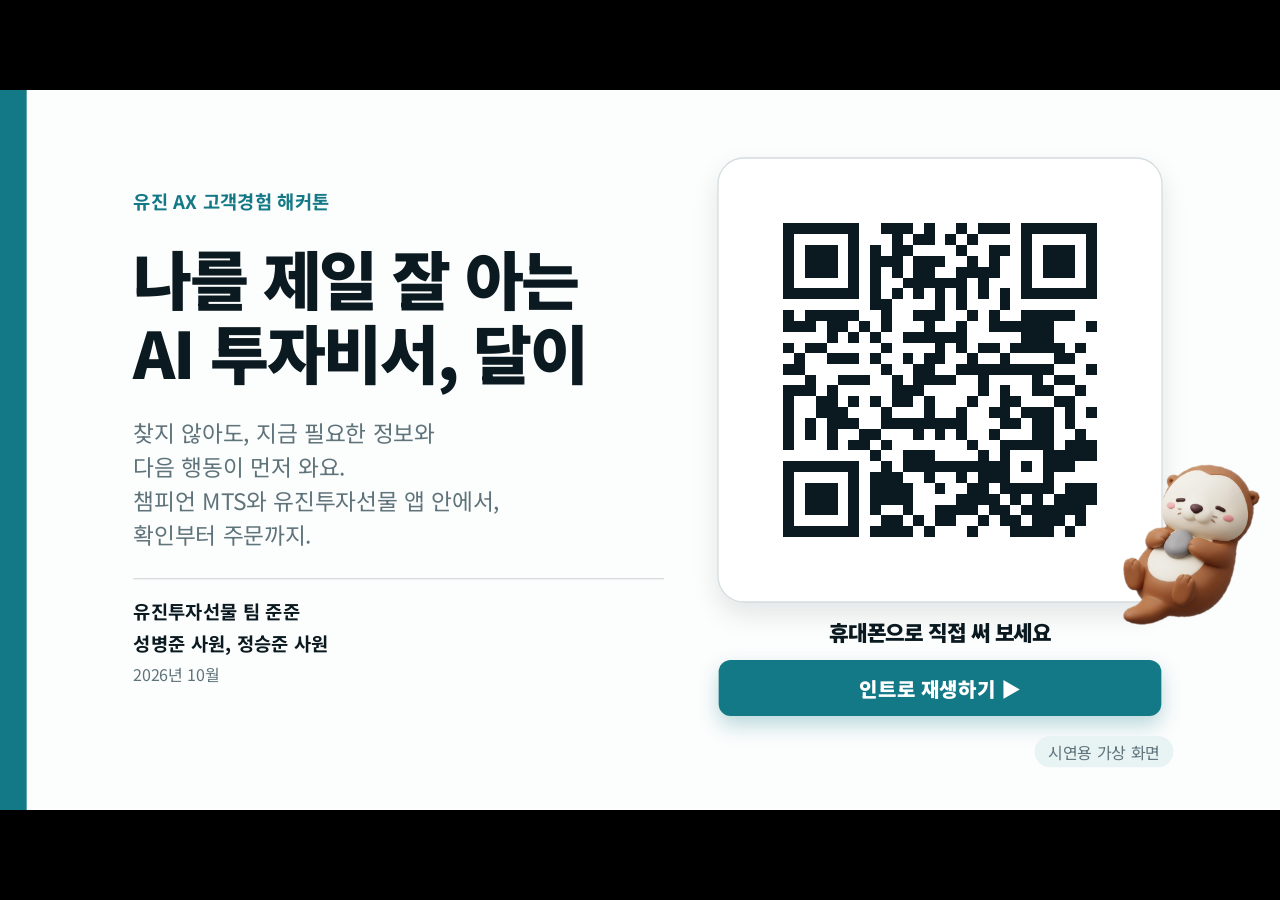
<file: present/index.html>
<!doctype html>
<html lang="ko">
<head>
<meta charset="utf-8">
<meta name="viewport" content="width=device-width, initial-scale=1">
<title>나를 제일 잘 아는 AI 투자비서, 달이</title>
<link rel="icon" href="../favicon.ico">
<link rel="preconnect" href="https://fonts.googleapis.com">
<link rel="stylesheet" href="https://fonts.googleapis.com/css2?family=Noto+Sans+KR:wght@400;500;700;900&display=swap">
<style>
  /* 1920×1080 무대를 창에 맞춰 축소. 장은 덱 파일 그대로(인라인 스타일) */
  html, body { margin: 0; height: 100%; background: #000; overflow: hidden; }
  #stage { position: absolute; left: 50%; top: 50%; width: 1920px; height: 1080px; transform-origin: 0 0; }
  #stage > section { position: absolute; left: 0; top: 0; width: 1920px; height: 1080px; box-sizing: border-box; overflow: hidden; margin: 0; }
  #stage > section:not(.on) { display: none !important; }
  #stage section * { box-sizing: border-box; }
  #stage p, #stage h1, #stage h2, #stage h3 { margin: 0; }
  #stage img { display: block; }
  #stage aside { display: none; }
  #stage table { border-collapse: collapse; }
  x-shape { display: block; flex: none; }
  x-shape[kind="arrow-right"] { clip-path: polygon(0 32%, 58% 32%, 58% 0, 100% 50%, 58% 100%, 58% 68%, 0 68%); }
  /* 넘김 안내와 장 번호 */
  #hud { position: fixed; left: 50%; bottom: 14px; transform: translateX(-50%); display: flex; gap: 10px; align-items: center; font: 500 13px/1 'Noto Sans KR', Arial, sans-serif; color: rgba(255,255,255,.55); opacity: 0; transition: opacity .3s; pointer-events: none; }
  body:hover #hud { opacity: 1; }
  #hud b { color: #fff; font-weight: 700; }
  /* 발표자 노트 (N) */
  #notes { position: fixed; right: 16px; bottom: 16px; width: 420px; max-height: 40vh; overflow: auto; padding: 14px 16px; border-radius: 12px; background: rgba(11,26,32,.92); color: #fff; font: 400 15px/1.6 'Noto Sans KR', Arial, sans-serif; display: none; }
  #notes.on { display: block; }
  /* 인트로 오버레이 */
  #intro { position: fixed; inset: 0; background: #000; display: none; z-index: 10; }
  #intro.on { display: block; }
  #intro iframe { width: 100%; height: 100%; border: 0; display: block; }
  #intro-close { position: absolute; left: 18px; top: 64px; padding: 8px 14px; border: 1px solid #D5DDE0; border-radius: 999px; background: rgba(255,255,255,.9); color: #0B1A20; box-shadow: 0 2px 8px rgba(0,0,0,.12); font: 700 14px 'Noto Sans KR', Arial, sans-serif; cursor: pointer; }
</style>
</head>
<body>
<div id="stage">
<section id="v-cover" data-transition="fade" style="background:#FCFDFD;color:#0B1A20;font-family:'Noto Sans KR', Arial, sans-serif;padding:88px 160px 128px 200px;display:flex;flex-direction:row;align-items:center;justify-content:space-between;gap:64px">
<x-shape kind="rect" style="position:absolute;left:0;top:0;width:40px;height:1080px;background:#137986"></x-shape>
<div style="display:flex;flex-direction:column;gap:40px;width:820px">
<p style="font-size:28px;font-weight:700;color:#137986">유진 AX 고객경험 해커톤</p>
<h1 style="font-size:96px;font-weight:900;line-height:1.15;letter-spacing:-3px">나를 제일 잘 아는<br>AI 투자비서, 달이</h1>
<p style="font-size:34px;color:#5F737A;line-height:1.5">찾지 않아도, 지금 필요한 정보와<br>다음 행동이 먼저 와요.<br>챔피언 MTS와 유진투자선물 앱 안에서,<br>확인부터 주문까지.</p>
<div style="display:flex;flex-direction:column;gap:8px;border-top:2px solid #D5DDE0;padding:28px 0 0 0">
<p style="font-size:28px;font-weight:700">유진투자선물 팀 준준</p>
<p style="font-size:28px;font-weight:700">성병준 사원, 정승준 사원</p>
<p style="font-size:24px;color:#5F737A">2026년 10월</p>
</div>
</div>
<div style="flex:none;width:700px;display:flex;flex-direction:column;align-items:center;gap:20px">
<div style="position:relative;background:#FFFFFF;border:2px solid #D5DDE0;border-radius:40px;padding:32px;box-shadow:0 18px 40px rgba(11,26,32,.10)">
<img src="img/main-qr.png" alt="시연 사이트 QR, eugene12-ctrl.github.io/joonjoon" style="width:600px;height:600px;object-fit:contain;image-rendering:pixelated">
<img src="img/dali-body.png" alt="" style="position:absolute;right:-170px;bottom:-40px;width:250px;height:250px;object-fit:contain">
</div>
<p style="font-size:32px;font-weight:900;letter-spacing:-1px">휴대폰으로 직접 써 보세요</p>
<button type="button" id="intro-btn" style="width:664px;padding:20px 0;border:0;border-radius:18px;background:#137986;color:#fff;font:inherit;font-size:30px;font-weight:900;cursor:pointer;box-shadow:0 14px 30px rgba(19,121,134,.28)">인트로 재생하기 ▶</button>
</div>
<p style="position:absolute;right:160px;bottom:64px;font-size:24px;color:#5F737A;background:#E8F3F4;padding:6px 20px;border-radius:999px">시연용 가상 화면</p>
<aside>안녕하세요, 유진투자선물 리테일영업팀과 스마트채널팀이 모인 팀 준준이에요. 저희는 매일 고객을 직접 만나요. 오늘 보여 드릴 건 나를 제일 잘 아는 AI 투자비서, 달이예요. 고객이 늘 묻는 세 가지, 왜 오르지, 왜 떨어지지, 어떻게 대응하지에 챔피언 MTS와 유진투자선물 앱이 먼저 답하게 만들었어요. 고객을 만나서 들은 이야기부터 시작할게요.</aside>
</section>
<section id="v-why" data-transition="fade" style="background:#FCFDFD;color:#0B1A20;font-family:'Noto Sans KR', Arial, sans-serif;padding:80px 128px 160px;display:flex;flex-direction:column;justify-content:space-between;gap:36px">
<div style="display:flex;flex-direction:column;gap:14px;border-bottom:2px solid #D5DDE0;padding:0 0 28px 0">
<div style="display:flex;flex-direction:row;align-items:center;gap:20px"><p style="font-size:24px;font-weight:900;letter-spacing:6px;color:#137986">WHY</p><p style="font-size:22px;font-weight:700;color:#137986;background:#E8F3F4;padding:4px 16px;border-radius:999px">고객문제 발견</p></div>
<h2 style="font-size:52px;font-weight:700;line-height:1.3;letter-spacing:-1px">고객은 챔피언 MTS에 거래할 때만 들어와요.<br><span style="color:#137986">필요한 정보가 제때 보이지 않아서요</span></h2>
</div>
<div style="display:flex;flex-direction:column;gap:12px">
<p style="font-size:30px;font-weight:700;color:#5F737A">“챔피언 MTS는 언제 사용하시나요?”</p>
<p style="font-size:96px;font-weight:900;line-height:1.15;letter-spacing:-4px">“거래할 때만 들어와요.”</p>
</div>
<div style="display:flex;flex-direction:column;gap:16px">
<p style="font-size:24px;font-weight:700;color:#5F737A">2026년 상반기 고객인터뷰 결과, 1인 60분</p>
<div style="display:flex;flex-direction:row;gap:24px;align-items:stretch">
<div style="flex:1;display:flex;flex-direction:column;gap:8px;background:#FFFFFF;border:2px solid #D5DDE0;border-radius:24px;padding:28px 36px"><p style="font-size:72px;font-weight:900;letter-spacing:-3px;color:#E5333D;line-height:1">100%</p><p style="font-size:28px;font-weight:700;line-height:1.35">분석은 다른 앱에서 끝내고<br>여기서는 매수 버튼만</p></div>
<div style="flex:1;display:flex;flex-direction:column;gap:8px;background:#FFFFFF;border:2px solid #D5DDE0;border-radius:24px;padding:28px 36px"><p style="font-size:72px;font-weight:900;letter-spacing:-3px;color:#E5333D;line-height:1">100%</p><p style="font-size:28px;font-weight:700;line-height:1.35">왜 올랐는지, 실적 발표 때 반응<br>보고 싶은데 앱엔 없어요</p></div>
<div style="flex:1.1;display:flex;flex-direction:column;justify-content:center;gap:10px;background:#0B1A20;color:#FFFFFF;border-radius:24px;padding:28px 36px"><p style="font-size:24px;font-weight:700;color:#BFC9CD">그래서 위기예요</p><p style="font-size:30px;font-weight:900;line-height:1.35">매수 버튼은 어느 앱에나 있어요.<br>주문만 남으면, <span style="color:#FF8A8F">갈아탈 이유만</span> 남아요</p></div>
</div>
</div>
<p style="position:absolute;left:128px;bottom:64px;width:1300px;font-size:24px;color:#5F737A">지금 유진을 쓰는 이유는 주문이 안정적이고, 담당 직원이 챙겨 주고, 오래 거래해서예요. 비율은 인터뷰한 고객 기준</p>
<p style="position:absolute;right:208px;bottom:64px;font-size:24px;color:#5F737A;background:#E8F3F4;padding:6px 20px;border-radius:999px">시연용 가상 화면</p>
<p style="position:absolute;right:128px;bottom:64px;width:60px;font-size:24px;color:#5F737A;text-align:right">2</p>
<aside>고객을 직접 만나 한 분에 한 시간씩 물어봤어요. 챔피언 MTS를 언제 사용하시냐고 묻자 답은 하나였어요. 거래할 때만 들어와요. 왜 올랐는지, 내 종목 일정이 언제인지 앱 안에서 바로 보이지 않으니까요. 그래서 만난 고객 모두가 분석은 다른 앱에서 끝내고 와서 여기서는 매수 버튼만 눌러요. 모두가 왜 올랐는지, 실적 발표 때 시장 반응은 어땠는지 보고 싶어 했는데 앱엔 없었어요. 지금 유진을 쓰는 이유는 주문이 안정적이고, 담당 직원이 챙겨 주고, 오래 거래해서예요. 고객의 눈높이는 매일 높아져요. 그런데 매수 버튼은 어느 증권사 앱에나 있어요. 고객이 판단하는 자리가 전부 밖에 있으면 유진에 남는 건 주문뿐이고, 다른 데서 같은 주문이 되는 순간 갈아탈 이유만 남아요. 이게 저희가 출발한 위기감이에요.</aside>
</section>
<section id="v-what" data-transition="fade" style="background:#FCFDFD;color:#0B1A20;font-family:'Noto Sans KR', Arial, sans-serif;padding:64px 128px 150px;display:flex;flex-direction:column;gap:22px">
<div style="display:flex;flex-direction:row;align-items:center;gap:20px;border-bottom:2px solid #D5DDE0;padding:0 0 18px 0">
<p style="font-size:24px;font-weight:900;letter-spacing:6px;color:#137986">WHAT</p><p style="font-size:22px;font-weight:700;color:#137986;background:#E8F3F4;padding:4px 16px;border-radius:999px;white-space:nowrap">고객가치</p>
<h2 style="font-size:44px;font-weight:700;line-height:1.3;letter-spacing:-1px;padding:0 0 0 12px">고객이 늘 묻는 세 가지에, <span style="color:#137986">묻기 전에 답이 와 있어요</span></h2>
</div>
<div style="display:flex;flex-direction:row;justify-content:center;gap:64px">
<div style="display:flex;flex-direction:column;gap:10px;align-items:center"><img src="img/06-news.png" alt="관심 종목 SK하이닉스 +10.9%, 반도체 대형주 나란히 급등" style="width:324px;height:660px;object-fit:cover;object-position:top;border-radius:34px;border:6px solid #0B1A20"><p style="font-size:36px;font-weight:900;letter-spacing:-1px;color:#E5333D">왜 올랐지?</p><p style="font-size:24px;font-weight:700;color:#5F737A">관심 종목이 오르면 이유 한 줄</p></div>
<div style="display:flex;flex-direction:column;gap:10px;align-items:center"><img src="img/03-intraday.png" alt="삼성전자 -3.8%, 그날 특징뉴스 한 줄" style="width:324px;height:660px;object-fit:cover;object-position:top;border-radius:34px;border:6px solid #0B1A20"><p style="font-size:36px;font-weight:900;letter-spacing:-1px;color:#2F6FDB">왜 떨어졌지?</p><p style="font-size:24px;font-weight:700;color:#5F737A">보유 종목이 빠지면 그날 특징뉴스</p></div>
<div style="display:flex;flex-direction:column;gap:10px;align-items:center"><img src="img/10-ev-page1.png" alt="최근 4번 발표 다음 날 차트와 달이가 쓴 한 줄" style="width:324px;height:660px;object-fit:cover;object-position:top;border-radius:34px;border:6px solid #0B1A20"><p style="font-size:36px;font-weight:900;letter-spacing:-1px;color:#137986">어떻게 대응하지?</p><p style="font-size:24px;font-weight:700;color:#5F737A">실적 발표 전, 최근 4번 결과와 한 줄</p></div>
</div>
<p style="position:absolute;left:128px;bottom:64px;width:1300px;font-size:24px;color:#5F737A">사라, 팔라는 추천이 아니에요. 다음에 볼 것과 갈 화면만 먼저 열어 둬요. 판단은 고객이 해요</p>
<p style="position:absolute;right:208px;bottom:64px;font-size:24px;color:#5F737A;background:#E8F3F4;padding:6px 20px;border-radius:999px">시연용 가상 화면</p>
<p style="position:absolute;right:128px;bottom:64px;width:60px;font-size:24px;color:#5F737A;text-align:right">3</p>
<aside>그래서 우리가 주는 가치는 하나예요. 고객이 늘 묻는 세 가지에 묻기 전에 답이 와 있는 거예요. 왜 올랐지. 관심 종목이 오르면 이유 한 줄이 붙어 있어요. 왜 떨어졌지. 보유 종목이 빠지면 그날 특징뉴스가 맨 위에 있어요. 어떻게 대응하지. 실적 발표 전에 최근 4번 결과를 작은 차트로 보여 주고, 달이가 한 줄로 써 줘요. 지금은 검색하고, 커뮤니티와 차트 앱을 본 다음에야 챔피언 MTS를 열어요. 앱 4개, 30분이에요. 달이는 앱 1개, 1분이에요. 고객은 누르기만 해요. 사라, 팔라는 추천이 아니라 다음에 볼 것과 갈 화면을 먼저 열어 두는 거예요. 판단은 고객이 해요. 찾고, 다른 앱으로 옮기고, 혼자 짐작하던 투자 경험이 열면 보이는 쉬운 경험이 돼요.</aside>
</section>
<section id="v-news" data-transition="fade" style="background:#FCFDFD;color:#0B1A20;font-family:'Noto Sans KR', Arial, sans-serif;padding:64px 128px 150px;display:flex;flex-direction:column;gap:22px">
<div style="display:flex;flex-direction:row;align-items:center;gap:20px;border-bottom:2px solid #D5DDE0;padding:0 0 18px 0">
<p style="font-size:24px;font-weight:900;letter-spacing:6px;color:#137986">WHAT</p><p style="font-size:22px;font-weight:700;color:#137986;background:#E8F3F4;padding:4px 16px;border-radius:999px;white-space:nowrap">고객가치</p>
<h2 style="font-size:44px;font-weight:700;line-height:1.3;letter-spacing:-1px;padding:0 0 0 12px">내 종목 소식은 <span style="color:#137986">실시간으로 먼저 와요</span></h2>
</div>
<div style="flex:1;display:flex;flex-direction:row;align-items:center;justify-content:center;gap:120px">
<img src="img/70-news.png" alt="달이 뉴스 탭, SK하이닉스 1,487,000원 +10.9% 반도체 대형주 나란히 급등, 아래 모든 소식" style="width:376px;height:780px;object-fit:cover;object-position:top;border-radius:40px;border:7px solid #0B1A20">
<div style="width:820px;display:flex;flex-direction:column;border-top:2px solid #0B1A20">
<div style="display:flex;flex-direction:column;gap:10px;padding:40px 0;border-bottom:1px solid #D5DDE0"><p style="font-size:24px;font-weight:900;color:#137986">자동으로</p><p style="font-size:40px;font-weight:700;line-height:1.3">보유, 관심 종목 소식만 모아요</p></div>
<div style="display:flex;flex-direction:column;gap:10px;padding:40px 0;border-bottom:1px solid #D5DDE0"><p style="font-size:24px;font-weight:900;color:#137986">실시간으로</p><p style="font-size:40px;font-weight:700;line-height:1.3">크게 움직인 종목이 맨 위에 와요</p></div>
<div style="display:flex;flex-direction:column;gap:10px;padding:40px 0;border-bottom:1px solid #D5DDE0"><p style="font-size:24px;font-weight:900;color:#137986">한 줄로</p><p style="font-size:40px;font-weight:700;line-height:1.3">지금 가격과 이유를 같이 봐요</p></div>
</div>
</div>
<p style="position:absolute;left:128px;bottom:64px;width:1300px;font-size:24px;color:#5F737A">검색하지 않아도 돼요. 달이를 열면 내 종목 소식이 이미 와 있어요</p>
<p style="position:absolute;right:208px;bottom:64px;font-size:24px;color:#5F737A;background:#E8F3F4;padding:6px 20px;border-radius:999px">시연용 가상 화면</p>
<p style="position:absolute;right:128px;bottom:64px;width:60px;font-size:24px;color:#5F737A;text-align:right">4</p>
<aside>뉴스도 실시간으로 먼저 와요. 고객이 종목 이름을 검색하지 않아도, 달이가 보유 종목과 관심 종목 소식만 자동으로 모아요. 크게 움직인 종목은 맨 위에 지금 가격과 함께 이유 한 줄로 올라와요. 아래에는 모든 소식이 시간 순서로 쌓여 있어요. 다른 앱에서 찾던 이유가 챔피언 MTS 안에 먼저 와 있는 거예요.</aside>
</section>
<section id="v-eugene" data-transition="fade" style="background:#FCFDFD;color:#0B1A20;font-family:'Noto Sans KR', Arial, sans-serif;padding:64px 128px 150px;display:flex;flex-direction:column;gap:22px">
<div style="display:flex;flex-direction:row;align-items:center;gap:20px;border-bottom:2px solid #D5DDE0;padding:0 0 18px 0">
<p style="font-size:24px;font-weight:900;letter-spacing:6px;color:#137986">HOW</p><p style="font-size:22px;font-weight:700;color:#137986;background:#E8F3F4;padding:4px 16px;border-radius:999px;white-space:nowrap">유진다움</p>
<h2 style="font-size:44px;font-weight:700;line-height:1.3;letter-spacing:-1px;padding:0 0 0 12px">나를 제일 잘 아는 비서는 <span style="color:#137986">유진이라서 만들 수 있어요</span></h2>
</div>
<div style="display:flex;flex-direction:row;gap:64px;align-items:center">
<div style="flex:1;display:flex;flex-direction:column;border-top:2px solid #0B1A20">
<div style="display:flex;flex-direction:row;align-items:center;gap:28px;padding:34px 0;border-bottom:1px solid #D5DDE0"><p style="width:56px;font-size:36px;font-weight:900;color:#137986">1</p><p style="font-size:36px;font-weight:700">내 계좌와 매매 기록을 이미 알아요</p></div>
<div style="display:flex;flex-direction:row;align-items:center;gap:28px;padding:34px 0;border-bottom:1px solid #D5DDE0"><p style="width:56px;font-size:36px;font-weight:900;color:#137986">2</p><p style="font-size:36px;font-weight:700">증권과 선물, 두 앱에 같은 달이</p></div>
<div style="display:flex;flex-direction:row;align-items:center;gap:28px;padding:34px 0;border-bottom:1px solid #D5DDE0"><p style="width:56px;font-size:36px;font-weight:900;color:#137986">3</p><p style="font-size:36px;font-weight:700">유진 리서치가 한 줄의 근거</p></div>
<div style="display:flex;flex-direction:row;align-items:center;gap:28px;padding:34px 0;border-bottom:1px solid #D5DDE0"><p style="width:56px;font-size:36px;font-weight:900;color:#137986">4</p><p style="font-size:36px;font-weight:700">담당 직원이 없는 시간을 채워요</p></div>
</div>
<div style="flex:none;display:flex;flex-direction:row;gap:40px">
<div style="display:flex;flex-direction:column;gap:12px;align-items:center"><img src="img/30-stock-main.png" alt="챔피언 MTS 메인, 오른쪽 아래 달이" style="width:324px;height:700px;object-fit:cover;object-position:top;border-radius:34px;border:6px solid #0B1A20"><p style="font-size:26px;font-weight:700;text-align:center">챔피언 MTS</p></div>
<div style="display:flex;flex-direction:column;gap:12px;align-items:center"><img src="img/32-fut-main.png" alt="유진투자선물 앱 메인, 오른쪽 아래 달이" style="width:324px;height:700px;object-fit:cover;object-position:top;border-radius:34px;border:6px solid #0B1A20"><p style="font-size:26px;font-weight:700;text-align:center">유진투자선물 앱</p></div>
</div>
</div>
<p style="position:absolute;left:128px;bottom:64px;width:1300px;font-size:24px;color:#5F737A">새 앱을 깔지 않아요. 두 앱 메인 오른쪽 아래, 같은 자리에 달이가 있어요</p>
<p style="position:absolute;right:208px;bottom:64px;font-size:24px;color:#5F737A;background:#E8F3F4;padding:6px 20px;border-radius:999px">시연용 가상 화면</p>
<p style="position:absolute;right:128px;bottom:64px;width:60px;font-size:24px;color:#5F737A;text-align:right">5</p>
<aside>왜 유진이어야 하느냐. 나를 제일 잘 아는 비서는 내 계좌를 아는 회사만 만들 수 있어요. 달이의 입력은 보유 종목, 관심 종목, 매매 기록, 어제 걸어 둔 주문이에요. 전부 유진이 이미 가진 것이에요. 둘째, 유진은 증권과 선물을 다 해요. 챔피언 MTS에서는 내 종목 일정을, 유진투자선물 앱에서는 미국 금리 결정을 같은 달이가 같은 틀로 보여 줘요. 셋째, 달이가 쓰는 한 줄 아래에는 근거가 붙는데, 리포트 3줄 같이 읽기는 유진 리서치가 있어서 가능해요. 넷째, 고객이 유진에 남는 이유는 담당 직원이에요. 저희 리테일영업팀이 매일 듣는 질문, 왜 올랐어요, 언제 발표예요, 이걸 달이가 앱 안에서 먼저 답해요. 직원을 대신하는 게 아니라 직원이 없는 시간을 채우는 거예요.</aside>
</section>
<section id="v-ai" data-transition="fade" style="display:flex; flex-direction:column; gap:36px; padding:80px 128px 160px; background:#fcfdfd">
  <div style="display:flex; flex-direction:column; gap:14px; padding:0 0 28px; border-bottom:2px solid #d5dde0">
    <div style="display:flex; flex-direction:row; gap:20px; align-items:center">
      <p style="font-family:'Noto Sans KR', Arial, sans-serif; font-size:24px; font-weight:900; letter-spacing:6px; color:#137986">HOW</p>
      <p style="padding:4px 16px; font-family:'Noto Sans KR', Arial, sans-serif; font-size:22px; font-weight:700; color:#137986; background:#e8f3f4; border-radius:256px">AI 활용 및 구현</p>
    </div>
    <h2 style="font-family:'Noto Sans KR', Arial, sans-serif; font-size:52px; font-weight:700; line-height:1.3; letter-spacing:-1px; color:#0b1a20">챗봇은 고객이 묻고 기다려요.<br><span style="color:#137986">달이는 AI가 먼저 가져와요</span></h2>
  </div>
  <div style="display:flex; flex-direction:column; gap:14px">
    <div style="display:flex; flex-direction:row; gap:24px">
      <p style="flex:1; padding:0 0 10px 36px; font-family:'Noto Sans KR', Arial, sans-serif; font-size:30px; font-weight:900; color:#5f737a; border-bottom:3px solid #bfc9cd">기존 챗봇</p>
      <p style="flex:1; padding:0 0 10px 36px; font-family:'Noto Sans KR', Arial, sans-serif; font-size:30px; font-weight:900; color:#137986; border-bottom:3px solid #137986">달이</p>
    </div>
    <div style="display:flex; flex-direction:row; gap:24px">
      <p style="flex:1; padding:26px 36px; font-family:'Noto Sans KR', Arial, sans-serif; font-size:32px; font-weight:700; color:#5f737a; background:#f3f6f7; border-radius:20px">고객이 질문을 타이핑하고 기다려요</p>
      <p style="flex:1; padding:26px 36px; font-family:'Noto Sans KR', Arial, sans-serif; font-size:32px; font-weight:700; color:#0b1a20; background:#e8f3f4; border-radius:20px">묻기 전에, 답이 와 있어요</p>
    </div>
    <div style="display:flex; flex-direction:row; gap:24px">
      <p style="flex:1; padding:26px 36px; font-family:'Noto Sans KR', Arial, sans-serif; font-size:32px; font-weight:700; color:#5f737a; background:#f3f6f7; border-radius:20px">답은 시장 일반론</p>
      <p style="flex:1; padding:26px 36px; font-family:'Noto Sans KR', Arial, sans-serif; font-size:32px; font-weight:700; color:#0b1a20; background:#e8f3f4; border-radius:20px">내 계좌 기준 한 줄</p>
    </div>
    <div style="display:flex; flex-direction:row; gap:24px">
      <p style="flex:1; padding:26px 36px; font-family:'Noto Sans KR', Arial, sans-serif; font-size:32px; font-weight:700; color:#5f737a; background:#f3f6f7; border-radius:20px">주문은 다른 화면에서</p>
      <p style="flex:1; padding:26px 36px; font-family:'Noto Sans KR', Arial, sans-serif; font-size:32px; font-weight:700; color:#0b1a20; background:#e8f3f4; border-radius:20px">바로 아래에 주문 버튼</p>
    </div>
    <div style="display:flex; flex-direction:row; gap:24px">
      <div style="display:flex; flex-direction:row; gap:20px; align-items:center; justify-content:space-between; flex:1; padding:30px 36px; background:#f3f6f7; border-radius:20px">
        <p style="font-family:'Noto Sans KR', Arial, sans-serif; font-size:26px; font-weight:700; color:#5f737a">검색, 커뮤니티, 차트 앱, 그다음 MTS</p>
        <p style="font-family:'Noto Sans KR', Arial, sans-serif; font-size:60px; font-weight:900; line-height:1; letter-spacing:-2px; white-space:nowrap; color:#5f737a">앱 4개, 30분</p>
      </div>
      <div style="display:flex; flex-direction:row; gap:20px; align-items:center; justify-content:space-between; flex:1; padding:30px 36px; background:#137986; border-radius:20px">
        <p style="font-family:'Noto Sans KR', Arial, sans-serif; font-size:26px; font-weight:700; color:#bfe8ec">챔피언 MTS 하나</p>
        <p style="font-family:'Noto Sans KR', Arial, sans-serif; font-size:60px; font-weight:900; line-height:1; letter-spacing:-2px; white-space:nowrap; color:#ffffff">앱 1개, 1분</p>
      </div>
    </div>
  </div>
  <p style="position:absolute; bottom:64px; left:128px; width:1400px; font-family:'Noto Sans KR', Arial, sans-serif; font-size:24px; color:#5f737a">공시와 뉴스는 실제 데이터, 숫자는 규칙, 문장은 AI. 시연의 AI 문장은 미리 써 둔 것이고, 실제 서비스에서는 생성형 AI가 그때그때 써요</p>
  <p style="position:absolute; right:208px; bottom:64px; padding:6px 20px; font-family:'Noto Sans KR', Arial, sans-serif; font-size:24px; color:#5f737a; background:#e8f3f4; border-radius:256px">시연용 가상 화면</p>
  <p style="position:absolute; right:128px; bottom:64px; width:60px; font-family:'Noto Sans KR', Arial, sans-serif; font-size:24px; text-align:right; color:#5f737a">5</p>
  <aside>어떻게 하느냐. 기존 챗봇과 나란히 놓으면 분명해요. 챗봇은 고객이 질문을 타이핑하고 기다려요. 달이는 묻기 전에 답이 와 있어요. 챗봇의 답은 시장 일반론이고, 달이는 내 계좌 기준 한 줄이에요. 챗봇은 주문이 다른 화면이고, 달이는 바로 아래에 주문 버튼이에요. 지금 고객은 검색하고, 커뮤니티와 차트 앱을 본 다음에야 챔피언 MTS를 열어요. 앱 4개, 30분이에요. 달이는 앱 1개, 1분이에요. 구현은 세 층이에요. 공시는 OpenDART에서, 뉴스는 실제 기사 본문까지 10분마다 받아요. 지어내지 않아요. 숫자와 오늘 맨 위 한 장은 전부 규칙이 골라요. AI는 문장만 써요. 뉴스를 한 줄로 요약하고, 지난 결과를 한 줄로 쓰고, 습관을 점검해요. 문장 아래에는 늘 근거 한 줄이 붙어요. 그래서 고객은 아무것도 입력하지 않아도 지금 필요한 것을 알게 되고, 판단은 고객이 해요.</aside>
</section>
<section id="v-flow" data-transition="fade" style="background:#FCFDFD;color:#0B1A20;font-family:'Noto Sans KR', Arial, sans-serif;padding:64px 128px 150px;display:flex;flex-direction:column;gap:22px">
<div style="display:flex;flex-direction:row;align-items:center;gap:20px;border-bottom:2px solid #D5DDE0;padding:0 0 18px 0">
<p style="font-size:24px;font-weight:900;letter-spacing:6px;color:#137986">HOW</p><p style="font-size:22px;font-weight:700;color:#137986;background:#E8F3F4;padding:4px 16px;border-radius:999px;white-space:nowrap">AI 활용 및 구현</p>
<h2 style="font-size:44px;font-weight:700;line-height:1.3;letter-spacing:-1px;padding:0 0 0 12px">확인부터 주문까지 <span style="color:#137986">챔피언 MTS 안에서 끝나요</span></h2>
</div>
<div style="display:flex;flex-direction:row;align-items:center;justify-content:center;gap:18px">
<div style="display:flex;flex-direction:column;align-items:center;gap:12px"><img src="img/30-stock-main.png" alt="챔피언 MTS 메인, 오른쪽 아래 달이" style="width:324px;height:700px;object-fit:cover;object-position:top;border-radius:34px;border:6px solid #0B1A20"><p style="font-size:26px;font-weight:700;text-align:center">메인에서 달이</p></div>
<x-shape kind="arrow-right" style="width:40px;height:30px;background:#1E95A3;flex:none"></x-shape>
<div style="display:flex;flex-direction:column;align-items:center;gap:12px"><img src="img/02-morning.png" alt="달이 오늘 탭, 내 종목 일정, 삼성전자 실적 발표" style="width:324px;height:700px;object-fit:cover;object-position:top;border-radius:34px;border:6px solid #0B1A20"><p style="font-size:26px;font-weight:700;text-align:center">내 종목 일정이 맨 위에</p></div>
<x-shape kind="arrow-right" style="width:40px;height:30px;background:#1E95A3;flex:none"></x-shape>
<div style="display:flex;flex-direction:column;align-items:center;gap:12px"><img src="img/40-ev-order-btn.png" alt="지난 결과는? 화면 맨 아래 삼성전자 주문 버튼" style="width:324px;height:700px;object-fit:cover;object-position:bottom;border-radius:34px;border:6px solid #0B1A20"><p style="font-size:26px;font-weight:700;text-align:center">필요한 정보 확인하고 주문하기</p></div>
<x-shape kind="arrow-right" style="width:40px;height:30px;background:#1E95A3;flex:none"></x-shape>
<div style="display:flex;flex-direction:column;align-items:center;gap:12px"><img src="img/41-order.png" alt="챔피언 MTS 삼성전자 주문 화면, 오른쪽 위 달이 버튼" style="width:324px;height:700px;object-fit:cover;object-position:top;border-radius:34px;border:6px solid #0B1A20"><p style="font-size:26px;font-weight:700;text-align:center">주문 화면</p></div>
</div>
<p style="position:absolute;left:128px;bottom:64px;width:1300px;font-size:24px;color:#5F737A">새 앱을 깔지 않아요. 주문 화면 오른쪽 위 달이 버튼으로 다시 돌아와요. 유진투자선물 앱도 같은 흐름이에요</p>
<p style="position:absolute;right:208px;bottom:64px;font-size:24px;color:#5F737A;background:#E8F3F4;padding:6px 20px;border-radius:999px">시연용 가상 화면</p>
<p style="position:absolute;right:128px;bottom:64px;width:60px;font-size:24px;color:#5F737A;text-align:right">7</p>
<aside>고객은 챔피언 MTS를 떠나지 않아요. 메인 화면 오른쪽 아래 달이를 누르면 오늘 내 종목 일정이 맨 위에 있어요. 필요한 정보를 확인하고, 맨 아래 주문 버튼을 누르면 챔피언 MTS 주문 화면으로 바로 가요. 주문 화면 오른쪽 위 달이 버튼으로 다시 돌아오고요. 유진투자선물 앱도 같은 틀이에요. 미국 금리 결정 앞에서 나스닥 지난 결과를 보여 줘요. 이 흐름을 지금 바로 시연으로 보여 드릴게요.</aside>
</section>
<section id="v-care" data-transition="fade" style="background:#FCFDFD;color:#0B1A20;font-family:'Noto Sans KR', Arial, sans-serif;padding:64px 128px 150px;display:flex;flex-direction:column;gap:22px">
<div style="display:flex;flex-direction:row;align-items:center;gap:20px;border-bottom:2px solid #D5DDE0;padding:0 0 18px 0">
<p style="font-size:24px;font-weight:900;letter-spacing:6px;color:#137986">HOW</p><p style="font-size:22px;font-weight:700;color:#137986;background:#E8F3F4;padding:4px 16px;border-radius:999px;white-space:nowrap">고객가치</p>
<h2 style="font-size:44px;font-weight:700;line-height:1.3;letter-spacing:-1px;padding:0 0 0 12px">매일 오는 이유는, <span style="color:#137986">배우고 돌아보고 나누는 것</span></h2>
</div>
<div style="display:flex;flex-direction:row;justify-content:center;gap:96px">
<div style="display:flex;flex-direction:column;gap:14px;align-items:center"><img src="img/60-manage.png" alt="달이 키우기, 조약돌 7, 오늘 달이랑 리포트 3줄 같이 읽기와 산책" style="width:318px;height:640px;object-fit:cover;object-position:top;border-radius:34px;border:6px solid #0B1A20"><p style="font-size:34px;font-weight:900;letter-spacing:-1px;color:#137986">달이 키우기</p><p style="font-size:24px;font-weight:700;color:#5F737A">리포트 읽고 같이 걸으면 자라요</p></div>
<div style="display:flex;flex-direction:column;gap:14px;align-items:center"><img src="img/66-report-end.png" alt="10월 습관 리포트, 달이가 본 것, 리포트를 읽은 날에 산 건 2번" style="width:318px;height:640px;object-fit:cover;object-position:top;border-radius:34px;border:6px solid #0B1A20"><p style="font-size:34px;font-weight:900;letter-spacing:-1px;color:#137986">AI 투자습관 진단</p><p style="font-size:24px;font-weight:700;color:#5F737A">읽은 날과 산 날을 같이 돌아봐요</p></div>
<div style="display:flex;flex-direction:column;gap:14px;align-items:center"><img src="img/64-grow-forest.png" alt="달이네 숲 84%, 다 차면 노을공원에 진짜 나무 한 그루" style="width:318px;height:640px;object-fit:cover;object-position:bottom;border-radius:34px;border:6px solid #0B1A20"><p style="font-size:34px;font-weight:900;letter-spacing:-1px;color:#137986">사회적가치</p><p style="font-size:24px;font-weight:700;color:#5F737A">숲이 차면 노을공원에 진짜 나무</p></div>
</div>
<p style="position:absolute;left:128px;bottom:64px;width:1300px;font-size:24px;color:#5F737A">달이는 지켰는지 따지지 않아요. 본 것만 적어 둬요</p>
<p style="position:absolute;right:208px;bottom:64px;font-size:24px;color:#5F737A;background:#E8F3F4;padding:6px 20px;border-radius:999px">시연용 가상 화면</p>
<p style="position:absolute;right:128px;bottom:64px;width:60px;font-size:24px;color:#5F737A;text-align:right">8</p>
<aside>달이에게는 매일 들르는 이유가 세 가지 있어요. 하나, 달이 키우기. 리포트 3줄을 같이 읽고 같이 걸으면 조약돌이 모이고 달이가 자라요. 둘, AI 투자습관 진단. 한 달 동안 리포트를 읽은 날과 산 날을 AI가 같이 놓고 보여 줘요. 잘했다 못했다 따지지 않고 본 것만 적어요. 셋, 사회적가치. 달이네 숲이 다 차면 노을공원에 고객 이름으로 진짜 나무 한 그루를 심어요.</aside>
</section>
<section id="v-grow" data-transition="fade" style="background:#FCFDFD;color:#0B1A20;font-family:'Noto Sans KR', Arial, sans-serif;padding:64px 128px 150px;display:flex;flex-direction:column;gap:22px">
<div style="display:flex;flex-direction:row;align-items:center;gap:20px;border-bottom:2px solid #D5DDE0;padding:0 0 18px 0">
<p style="font-size:24px;font-weight:900;letter-spacing:6px;color:#137986">HOW</p><p style="font-size:22px;font-weight:700;color:#137986;background:#E8F3F4;padding:4px 16px;border-radius:999px;white-space:nowrap">고객가치</p>
<h2 style="font-size:44px;font-weight:700;line-height:1.3;letter-spacing:-1px;padding:0 0 0 12px">키우기의 힘은 가져오고, <span style="color:#137986">광고는 넣지 않아요</span></h2>
</div>
<div style="display:flex;flex-direction:row;gap:28px;align-items:flex-start">
<div style="flex:1;display:flex;flex-direction:column;gap:12px;align-items:center">
<div style="display:flex;flex-direction:row;gap:14px"><img src="img/w1.png" alt="T사 고양이 키우기, 출석하기, 매일미션" style="width:244px;height:510px;object-fit:cover;object-position:top;border-radius:26px;border:1px solid #D5DDE0"><img src="img/w2.png" alt="T사 고양이 키우기, 결제하기 미션 보상" style="width:244px;height:510px;object-fit:cover;object-position:bottom;border-radius:26px;border:1px solid #D5DDE0"></div>
<p style="font-size:26px;font-weight:900;color:#5F737A">T사 고양이 키우기</p>
<p style="font-size:24px;line-height:1.45;text-align:center;color:#5F737A"><b>월 175만 명, 55%가 매일</b><br>대신 보상마다 광고, 결제 미션</p>
</div>
<div style="flex:1;display:flex;flex-direction:column;gap:12px;align-items:center">
<div style="display:flex;flex-direction:row;gap:14px"><img src="img/s7.png" alt="T사 키워봐요 31일적금" style="width:244px;height:510px;object-fit:cover;object-position:center;border-radius:26px;border:1px solid #D5DDE0"><img src="img/s8.png" alt="T사 키워봐요, 다음 진화까지 1일" style="width:244px;height:510px;object-fit:cover;object-position:center;border-radius:26px;border:1px solid #D5DDE0"></div>
<p style="font-size:26px;font-weight:900;color:#5F737A">T사 키워봐요 다람쥐</p>
<p style="font-size:24px;line-height:1.45;text-align:center;color:#5F737A"><b>두 달 반에 60만 계좌</b><br>대신 매일 직접 넣고, 빠지면 금리 하락</p>
</div>
<div style="flex:1;display:flex;flex-direction:column;gap:12px;align-items:center;background:#E8F3F4;border-radius:30px;padding:18px 18px 22px">
<div style="display:flex;flex-direction:row;gap:14px"><img src="img/60-manage.png" alt="달이 키우기, 리포트 3줄 같이 읽기" style="width:244px;height:510px;object-fit:cover;object-position:top;border-radius:26px;border:4px solid #0B1A20"><img src="img/65-report.png" alt="달이 10월 습관 리포트" style="width:244px;height:510px;object-fit:cover;object-position:top;border-radius:26px;border:4px solid #0B1A20"></div>
<p style="font-size:26px;font-weight:900;color:#137986">달이 키우기</p>
<p style="font-size:24px;line-height:1.45;text-align:center"><b style="color:#137986;font-size:28px">광고 0개, 결제 미션 0개</b><br>리포트 3줄 읽기, AI 습관 점검, 나무 심기</p>
</div>
</div>
<p style="position:absolute;left:128px;bottom:64px;width:1300px;font-size:18px;color:#5F737A;line-height:1.4">비즈니스포스트 2025.4.15, T사 기술 블로그, 글로벌이코노믹 2026.10.22, 이용자 공개 캡처와 T사 공개 이미지. 달이 화면과 숫자는 가상</p>
<p style="position:absolute;right:208px;bottom:64px;font-size:24px;color:#5F737A;background:#E8F3F4;padding:6px 20px;border-radius:999px">시연용 가상 화면</p>
<p style="position:absolute;right:128px;bottom:64px;width:60px;font-size:24px;color:#5F737A;text-align:right">9</p>
<aside>키우기는 사람을 매일 오게 만들어요. T사가 이미 증명했어요. 고양이 키우기는 한 달에 175만 명이 쓰고 55%가 매일 들어오고, 시작 4개월 만에 1인당 이익이 흑자로 돌아섰어요. 다람쥐를 키우는 키워봐요 적금은 두 달 반 만에 60만 계좌가 열렸고, 94%가 가입 당일 첫 미션을 했어요. 다만 조건이 있어요. 보상마다 광고를 봐야 하고, 결제해야 완료되는 미션이 있어요. 다람쥐는 자동이체가 없어서 매일 직접 넣어야 하고, 하루 빠지면 금리가 내려가요. 달이는 매일 오게 만드는 힘은 가져오고, 광고와 결제 미션은 하나도 넣지 않아요. 리포트 3줄을 읽고, AI가 투자 습관을 점검하고, 같이 걸으면 가치걸음과 노을공원 나무로 이어져요. 광고 대신 배움으로 키우는 것, 금융회사의 키우기예요.</aside>
</section>
<section id="v-learn" data-transition="fade" style="background:#FCFDFD;color:#0B1A20;font-family:'Noto Sans KR', Arial, sans-serif;padding:80px 128px 160px;display:flex;flex-direction:column;justify-content:space-between;gap:40px">
<div style="display:flex;flex-direction:column;gap:14px;border-bottom:2px solid #D5DDE0;padding:0 0 28px 0">
<div style="display:flex;flex-direction:row;align-items:center;gap:20px"><p style="font-size:24px;font-weight:900;letter-spacing:6px;color:#137986">LEARN</p><p style="font-size:22px;font-weight:700;color:#137986;background:#E8F3F4;padding:4px 16px;border-radius:999px">시행착오와 인사이트</p></div>
<h2 style="font-size:52px;font-weight:700;line-height:1.3;letter-spacing:-1px">고객경험은 우리가 주고 싶은 것이 아니라,<br><span style="color:#137986">고객이 받고 싶은 것을 주는 일이었어요</span></h2>
</div>
<div style="display:flex;flex-direction:row;align-items:stretch;gap:32px">
<div style="flex:1;display:flex;flex-direction:column;gap:14px;background:#F3F6F7;border-radius:28px;padding:40px 44px"><p style="font-size:26px;font-weight:900;color:#5F737A">처음 기획</p><p style="font-size:38px;font-weight:700;line-height:1.4;color:#5F737A">내가 좋아하는 게임을<br>MTS 안에 만들려고 했어요</p></div>
<div style="display:flex;align-items:center"><x-shape kind="arrow-right" style="width:56px;height:40px;background:#1E95A3"></x-shape></div>
<div style="flex:1.3;display:flex;flex-direction:column;gap:14px;background:#E8F3F4;border:2px solid #137986;border-radius:28px;padding:40px 44px"><p style="font-size:26px;font-weight:900;color:#137986">바꾼 기획</p><p style="font-size:38px;font-weight:700;line-height:1.4">우리 고객의 연령대와 증권 앱을 쓰는 패턴을 듣고 나서,<br>게임이 아니라 <span style="color:#137986">먼저 오는 한 줄</span>로 바꿨어요</p></div>
</div>
<p style="font-size:40px;font-weight:900;line-height:1.35;letter-spacing:-1px">AI 시대가 되어도 고객경험의 출발은<br><span style="color:#137986">고객의 목소리에 귀 기울이는 것</span>이에요</p>
<p style="position:absolute;left:128px;bottom:64px;width:1300px;font-size:24px;color:#5F737A">PR 48개. 고친 것의 대부분은 기능이 아니라 문구와 크기였어요. 실제 회사의 공시와 실적은 지어내지 않았어요</p>
<p style="position:absolute;right:208px;bottom:64px;font-size:24px;color:#5F737A;background:#E8F3F4;padding:6px 20px;border-radius:999px">시연용 가상 화면</p>
<p style="position:absolute;right:128px;bottom:64px;width:60px;font-size:24px;color:#5F737A;text-align:right">10</p>
<aside>직접 만들면서 알게 된 건 이거예요. 고객경험은 우리가 주고 싶은 것이 아니라, 고객이 받고 싶은 것을 주는 일이었어요. 처음에는 제가 좋아하는 게임을 MTS 안에 만들려고 했어요. 그런데 우리 고객이 누구인지, 어떤 연령대가 증권 앱을 어떤 패턴으로 쓰는지 듣고 나니 그게 아니었어요. 그래서 기획을 바꿨어요. 게임이 아니라, 열면 먼저 와 있는 한 줄이에요. PR 48개 중 대부분은 기능이 아니라 문구와 크기를 고친 것이었어요. 실제 회사의 공시와 실적은 지어내지 않았어요. AI 시대가 되어도 고객경험의 출발은 고객의 목소리에 귀 기울이는 것이라는 걸 잊지 않으려고 해요.</aside>
</section>
<section id="v-road" data-transition="fade" style="background:#FCFDFD;color:#0B1A20;font-family:'Noto Sans KR', Arial, sans-serif;padding:80px 128px 160px;display:flex;flex-direction:column;gap:40px">
<div style="display:flex;flex-direction:column;gap:14px;border-bottom:2px solid #D5DDE0;padding:0 0 28px 0">
<div style="display:flex;flex-direction:row;align-items:center;gap:20px"><p style="font-size:24px;font-weight:900;letter-spacing:6px;color:#137986">NEXT</p><p style="font-size:22px;font-weight:700;color:#137986;background:#E8F3F4;padding:4px 16px;border-radius:999px">고객경험 혁신 로드맵</p></div>
<h2 style="font-size:52px;font-weight:700;line-height:1.3;letter-spacing:-1px">찾지 않아도 먼저 오는 경험을,<br><span style="color:#137986">챔피언 MTS에서 시작해 유진의 모든 앱으로</span></h2>
</div>
<div style="display:flex;flex-direction:row;gap:28px;align-items:stretch">
<div style="flex:1;display:flex;flex-direction:column;gap:18px;background:#FFFFFF;border:2px solid #D5DDE0;border-radius:28px;padding:36px 40px">
<div style="display:flex;flex-direction:row;align-items:baseline;gap:16px"><p style="font-size:56px;font-weight:900;line-height:1;color:#137986">1</p><p style="font-size:24px;font-weight:700;color:#5F737A">시범 3개월</p></div>
<p style="font-size:36px;font-weight:900;line-height:1.3;letter-spacing:-1px">챔피언 MTS에서 먼저</p>
<div style="display:flex;flex-direction:column;border-top:1px solid #BFC9CD"><p style="font-size:26px;font-weight:500;line-height:1.4;padding:14px 0;border-bottom:1px solid #D5DDE0">오늘, 뉴스, 매매일지</p><p style="font-size:26px;font-weight:500;line-height:1.4;padding:14px 0;border-bottom:1px solid #D5DDE0">일부 고객 A/B 테스트</p><p style="font-size:26px;font-weight:500;line-height:1.4;padding:14px 0;border-bottom:1px solid #D5DDE0">비거래일 접속률, 알림 뒤 앱 열기</p></div>
</div>
<div style="flex:1;display:flex;flex-direction:column;gap:18px;background:#FFFFFF;border:2px solid #D5DDE0;border-radius:28px;padding:36px 40px">
<div style="display:flex;flex-direction:row;align-items:baseline;gap:16px"><p style="font-size:56px;font-weight:900;line-height:1;color:#137986">2</p><p style="font-size:24px;font-weight:700;color:#5F737A">확대 6개월</p></div>
<p style="font-size:36px;font-weight:900;line-height:1.3;letter-spacing:-1px">유진투자선물 앱에도 같은 달이</p>
<div style="display:flex;flex-direction:column;border-top:1px solid #BFC9CD"><p style="font-size:26px;font-weight:500;line-height:1.4;padding:14px 0;border-bottom:1px solid #D5DDE0">달이 키우기, AI 투자습관 진단</p><p style="font-size:26px;font-weight:500;line-height:1.4;padding:14px 0;border-bottom:1px solid #D5DDE0">휴면 전환율, 계좌 이전 출고율</p><p style="font-size:26px;font-weight:500;line-height:1.4;padding:14px 0;border-bottom:1px solid #D5DDE0">노을공원 나무 심기 시작</p></div>
</div>
<div style="flex:1;display:flex;flex-direction:column;gap:18px;background:#E8F3F4;border:2px solid #137986;border-radius:28px;padding:36px 40px">
<div style="display:flex;flex-direction:row;align-items:baseline;gap:16px"><p style="font-size:56px;font-weight:900;line-height:1;color:#137986">3</p><p style="font-size:24px;font-weight:700;color:#5F737A">연결 1년</p></div>
<p style="font-size:36px;font-weight:900;line-height:1.3;letter-spacing:-1px">매매일지가 상담으로 이어져요</p>
<div style="display:flex;flex-direction:column;border-top:1px solid #BFC9CD"><p style="font-size:26px;font-weight:500;line-height:1.4;padding:14px 0;border-bottom:1px solid #D5DDE0">고객이 동의하면 담당 직원과 같이 봐요</p><p style="font-size:26px;font-weight:500;line-height:1.4;padding:14px 0;border-bottom:1px solid #D5DDE0">직원이 없는 시간은 달이가 채워요</p><p style="font-size:26px;font-weight:500;line-height:1.4;padding:14px 0;border-bottom:1px solid #D5DDE0">궁금할 때, 다른 앱 말고 챔피언 MTS</p></div>
</div>
</div>
<p style="position:absolute;left:128px;bottom:64px;width:1400px;font-size:24px;color:#5F737A">거래량은 재지 않아요. 고객이 앱을 여는 이유가 늘었는지를 재요</p>
<p style="position:absolute;right:208px;bottom:64px;font-size:24px;color:#5F737A;background:#E8F3F4;padding:6px 20px;border-radius:999px">시연용 가상 화면</p>
<p style="position:absolute;right:128px;bottom:64px;width:60px;font-size:24px;color:#5F737A;text-align:right">11</p>
<aside>다음 단계예요. 고객경험 혁신을 세 단계로 넓혀요. 먼저 챔피언 MTS에서 오늘, 뉴스, 매매일지를 일부 고객에게 3개월 열고, 비거래일 접속률과 알림 뒤 앱을 여는 비율로 확인해요. 다음 6개월은 유진투자선물 앱에도 같은 달이를 넣고, 달이 키우기와 AI 투자습관 진단을 열어요. 휴면 전환율과 계좌 이전 출고율을 보고, 노을공원 나무 심기도 시작해요. 1년 뒤에는 고객이 동의하면 매매일지를 담당 직원과 같이 보며 상담으로 이어요. 직원이 없는 시간은 달이가 채워요. 거래량은 재지 않아요. 고객이 앱을 여는 이유가 늘었는지를 재요. 궁금할 때, 다른 앱 말고 챔피언 MTS.</aside>
</section>
<section id="v-demo" style="background:#0B1A20;color:#FCFDFD;font-family:'Noto Sans KR', Arial, sans-serif;padding:64px 128px 150px;display:flex;flex-direction:column;gap:22px;align-items:center">
<div style="width:100%;display:flex;flex-direction:row;align-items:center;gap:20px;border-bottom:2px solid rgba(255,255,255,.18);padding:0 0 18px 0">
<p style="font-size:24px;font-weight:900;letter-spacing:6px;color:#7FD3DC">DEMO</p><p style="font-size:22px;font-weight:700;color:#7FD3DC;background:rgba(255,255,255,.1);padding:4px 16px;border-radius:999px;white-space:nowrap">시연</p>
<h2 style="font-size:44px;font-weight:700;line-height:1.3;letter-spacing:-1px;padding:0 0 0 12px">챔피언 MTS 안의 달이, <span style="color:#7FD3DC">확인부터 주문까지</span></h2>
</div>
<video id="demo-video" src="media/dali-demo.mp4" muted playsinline controls preload="metadata" style="width:1280px;height:720px;background:#000;border-radius:20px;box-shadow:0 20px 60px rgba(0,0,0,.5)"></video>
<p style="position:absolute;left:128px;bottom:64px;width:1300px;font-size:24px;color:rgba(255,255,255,.6)">1분 56초, 소리 없음. 화면 안 이름과 숫자는 전부 가상이에요</p>
<p style="position:absolute;right:208px;bottom:64px;font-size:24px;color:#0B1A20;background:#E8F3F4;padding:6px 20px;border-radius:999px">시연용 가상 화면</p>
<p style="position:absolute;right:128px;bottom:64px;width:60px;font-size:24px;color:rgba(255,255,255,.6);text-align:right">12</p>
<aside>이제 실제로 돌아가는 화면이에요. 메인 오른쪽 아래 달이를 눌러서, 오늘 내 종목 일정을 보고, 지난 결과를 보고, 주문까지 가요. 고객이 묻기 전에 답이 와 있는 앱. 궁금할 때, 다른 앱 말고 챔피언 MTS.</aside>
</section>
<section id="v-thanks" style="background:#FCFDFD;color:#0B1A20;font-family:'Noto Sans KR', Arial, sans-serif;padding:128px 160px 160px 200px;display:flex;flex-direction:row;align-items:center;justify-content:space-between;gap:80px">
<x-shape kind="rect" style="position:absolute;left:0;top:0;width:40px;height:1080px;background:#137986"></x-shape>
<div style="display:flex;flex-direction:column;gap:40px;width:1000px">
<img src="img/dali-body.png" alt="조약돌을 안은 해달 캐릭터 달이" style="width:220px;height:220px;object-fit:contain">
<h1 style="font-size:140px;font-weight:900;line-height:1.1;letter-spacing:-4px">감사합니다</h1>
<p style="font-size:36px;color:#5F737A;line-height:1.5">나를 제일 잘 아는 AI 투자비서, <span style="color:#137986;font-weight:700">달이</span></p>
<div style="display:flex;flex-direction:column;gap:8px;border-top:2px solid #D5DDE0;padding:28px 0 0 0">
<p style="font-size:28px;font-weight:700">유진투자선물 팀 준준</p>
<p style="font-size:28px;font-weight:700">성병준 사원, 정승준 사원</p>
<p style="font-size:24px;color:#5F737A">2026년 10월</p>
</div>
</div>
<div style="flex:none;width:460px;display:flex;flex-direction:column;align-items:center;gap:22px">
<div style="background:#FFFFFF;border:2px solid #D5DDE0;border-radius:32px;padding:26px;box-shadow:0 18px 40px rgba(11,26,32,.10)">
<img src="img/main-qr.png" alt="시연 사이트 QR, eugene12-ctrl.github.io/joonjoon" style="width:380px;height:380px;object-fit:contain;image-rendering:pixelated">
</div>
<p style="font-size:30px;font-weight:900;letter-spacing:-1px">휴대폰으로 직접 써 보세요</p>
</div>
<p style="position:absolute;right:208px;bottom:64px;font-size:24px;color:#5F737A;background:#E8F3F4;padding:6px 20px;border-radius:999px">시연용 가상 화면</p>
<p style="position:absolute;right:128px;bottom:64px;width:60px;font-size:24px;color:#5F737A;text-align:right">13</p>
<aside>감사합니다. 궁금할 때, 다른 앱 말고 챔피언 MTS. 화면의 QR로 직접 써 보실 수 있어요.</aside>
</section>
</div>
<div id="hud"><span><b id="hud-n">1</b> / 13</span><span>←→ 넘기기</span><span>F 전체화면</span><span>N 노트</span></div>
<div id="notes"></div>
<div id="intro"><iframe id="intro-frame" title="달이 인트로" allow="autoplay"></iframe><button type="button" id="intro-close">덱으로 ✕</button></div>
<script>
(function () {
  var stage = document.getElementById('stage');
  var slides = Array.prototype.slice.call(stage.children);
  var hudN = document.getElementById('hud-n'), notes = document.getElementById('notes');
  var intro = document.getElementById('intro'), frame = document.getElementById('intro-frame');
  var INTRO_SRC = 'intro/index.html?music=1';
  var i = 0;
  function fit() {
    var s = Math.min(innerWidth / 1920, innerHeight / 1080);
    stage.style.transform = 'translate(' + (-960 * s) + 'px,' + (-540 * s) + 'px) scale(' + s + ')';
  }
  function show(n) {
    n = Math.max(0, Math.min(slides.length - 1, n));
    slides[i].classList.remove('on');
    i = n;
    slides[i].classList.add('on');
    hudN.textContent = i + 1;
    var a = slides[i].querySelector('aside');
    notes.textContent = a ? a.textContent : '';
    location.hash = String(i + 1);
    var v = document.getElementById('demo-video');
    // 영상 장에 오면 바로 재생(소리 없음이라 자동재생 허용), 떠나면 멈춤
    if (v) { if (slides[i].id === 'v-demo') v.play().catch(function () {}); else v.pause(); }
  }
  function openIntro() {
    frame.src = INTRO_SRC;
    intro.classList.add('on');
    setTimeout(function () { try { frame.contentWindow.focus(); } catch (e) {} }, 50);
  }
  function closeIntro(next) {
    if (!intro.classList.contains('on')) return;
    intro.classList.remove('on');
    frame.src = 'about:blank';
    if (next) show(1);
    window.focus();
  }
  // 시연 영상이 끝나면 감사합니다 장으로
  document.getElementById('demo-video').addEventListener('ended', function () { if (slides[i].id === 'v-demo') show(i + 1); });
  document.getElementById('intro-btn').addEventListener('click', openIntro);
  document.getElementById('intro-close').addEventListener('click', function () { closeIntro(true); });
  addEventListener('message', function (e) { if (e.data && e.data.type === 'dali-intro-done') closeIntro(true); });
  addEventListener('keydown', function (e) {
    if (intro.classList.contains('on')) { if (e.key === 'Escape') closeIntro(true); return; }
    if (e.target && (e.target.tagName === 'VIDEO' || e.target.tagName === 'BUTTON') && (e.key === ' ' || e.key === 'Enter')) return;
    if (e.key === 'ArrowRight' || e.key === 'PageDown' || e.key === ' ') { e.preventDefault(); show(i + 1); }
    else if (e.key === 'ArrowLeft' || e.key === 'PageUp') { e.preventDefault(); show(i - 1); }
    else if (e.key === 'Home') show(0);
    else if (e.key === 'End') show(slides.length - 1);
    else if (e.key === 'f' || e.key === 'F') { if (document.fullscreenElement) document.exitFullscreen(); else document.documentElement.requestFullscreen(); }
    else if (e.key === 'n' || e.key === 'N') notes.classList.toggle('on');
  });
  // 클릭: 오른쪽 2/3는 다음, 왼쪽 1/3은 이전. 버튼, 영상, 링크 위에서는 넘기지 않음
  stage.addEventListener('click', function (e) {
    if (e.target.closest('button, video, a')) return;
    if (e.clientX < innerWidth / 3) show(i - 1); else show(i + 1);
  });
  addEventListener('resize', fit);
  fit();
  var h = parseInt(location.hash.slice(1), 10);
  show(isNaN(h) ? 0 : h - 1);
})();
</script>
</body>
</html>
</file>
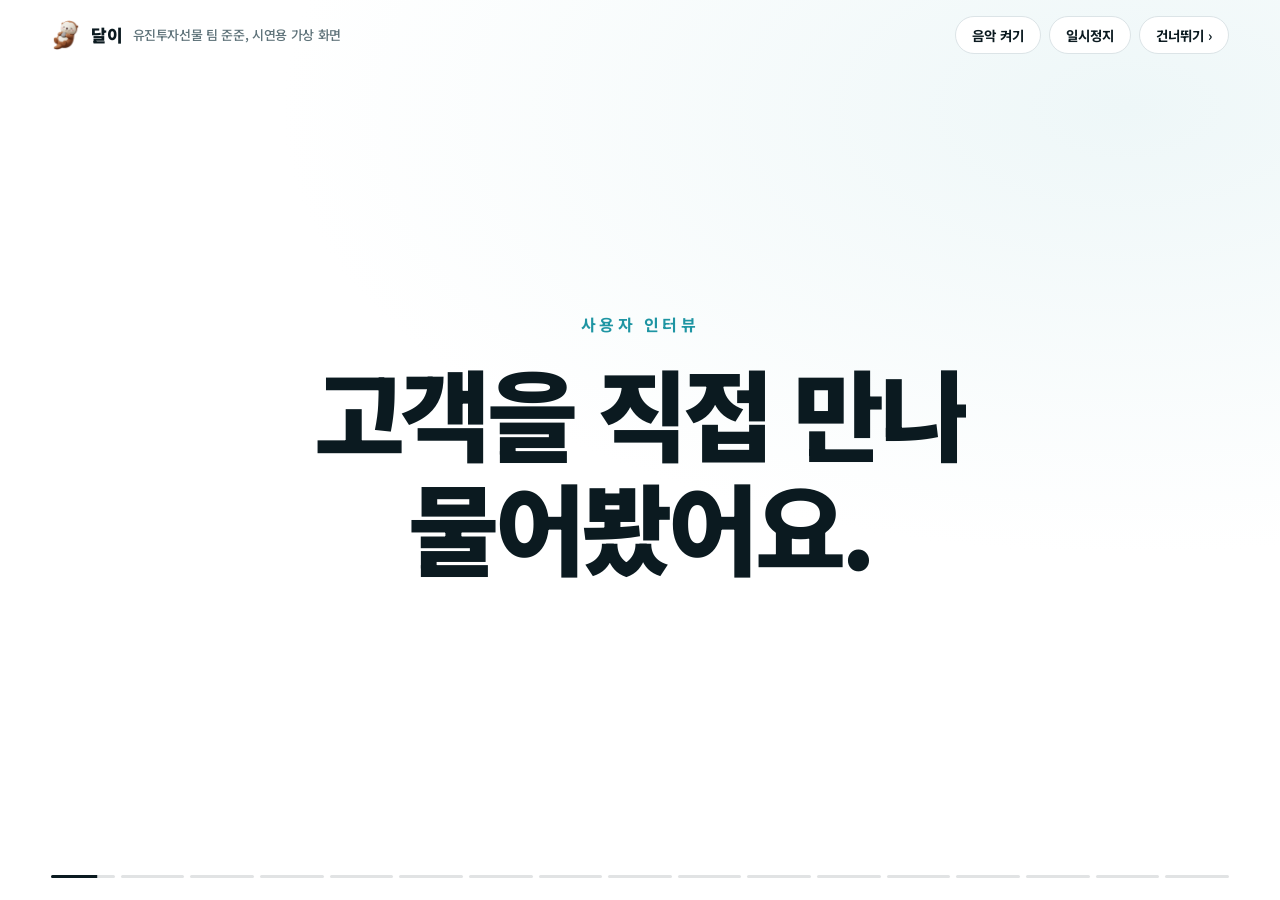
<file: present/intro/index.html>
<!doctype html>
<html lang="ko">
<head>
<meta charset="utf-8">
<meta name="viewport" content="width=device-width,initial-scale=1,viewport-fit=cover">
<title>달이 인트로</title>
<meta name="claude:viewport-fit-sides" content="cover">
<link rel="preconnect" href="https://fonts.googleapis.com">
<link rel="stylesheet" href="https://fonts.googleapis.com/css2?family=Noto+Sans+KR:wght@400;500;700;900&display=swap">
<style>
/* 레이아웃: 페이지를 덮는 전체 화면 인트로(스토리형 진행 막대, 오른쪽에서 잘려 들어오는 장면, 켄 번스),
   끝나면 위로 밀려 올라가고 광고 랜딩(히어로, 숫자, AI 혁신, AS-IS/TO-BE, 스크롤 고정 휴대폰)이 나온다 */
:root{
  --bg:#FFFFFF; --sky:#EEF6F7; --ink:#0B1A20; --sub:#5F737A; --line:#DCE4E7;
  --teal:#1E95A3; --teal-d:#137986; --red:#E5333D; --night:#0A161B;
  --font:"Noto Sans KR","Apple SD Gothic Neo","Malgun Gothic",sans-serif;
  --pad:max(16px,4vw);
  color-scheme:light;
}
*{box-sizing:border-box}
html,body{background:var(--bg)}
body{color:var(--ink);font-family:var(--font);margin:0;line-height:1.55;word-break:keep-all;overflow-wrap:break-word}
h1,h2,h3,p,figure{margin:0}
.red{color:var(--red)} .teal{color:var(--teal)}
html.intro,html.intro body{overflow:hidden}

/* ================= 인트로 ================= */
#intro{position:fixed;inset:0;z-index:200;background:#fff;overflow:hidden;cursor:pointer;container-type:size;transition:transform 1s cubic-bezier(.77,0,.18,1)}
#intro.done{transform:translateY(-100%);pointer-events:none}
#intro.gone{display:none}
.i-top{position:absolute;z-index:30;top:0;left:0;right:0;display:flex;align-items:center;justify-content:space-between;gap:12px;padding:calc(env(safe-area-inset-top,0px) + 16px) max(var(--pad),env(safe-area-inset-right,0px)) 16px max(var(--pad),env(safe-area-inset-left,0px));transition:color .4s}
.i-brand{display:flex;align-items:center;gap:10px;font-weight:900;font-size:17px;letter-spacing:-.02em}
.i-brand img{width:30px;height:30px;object-fit:contain}
.i-brand small{font-weight:500;font-size:13px;color:var(--sub)}
.i-btn{font:inherit;font-size:13.5px;font-weight:700;display:inline-flex;align-items:center;gap:6px;height:38px;padding:0 16px;border-radius:999px;border:1px solid var(--line);background:#fff;color:var(--ink);cursor:pointer}
.i-btn:focus-visible{outline:2px solid var(--teal);outline-offset:2px}
.i-ctl{display:flex;gap:8px}
#intro.inv .i-top{color:#fff}
#intro.inv .i-brand small{color:rgba(255,255,255,.7)}
#intro.inv .i-btn{background:rgba(255,255,255,.08);border-color:rgba(255,255,255,.25);color:#fff}
.i-prog{position:absolute;z-index:30;left:max(var(--pad),env(safe-area-inset-left,0px));right:max(var(--pad),env(safe-area-inset-right,0px));bottom:calc(env(safe-area-inset-bottom,0px) + 22px);display:flex;gap:6px}
.i-prog span{flex:1;height:3px;border-radius:2px;background:rgba(11,26,32,.12);overflow:hidden}
.i-prog i{display:block;height:100%;background:var(--ink);transform:scaleX(0);transform-origin:left}
#intro.inv .i-prog span{background:rgba(255,255,255,.25)} #intro.inv .i-prog i{background:#fff}

/* 장면: 오른쪽에서 잘려 들어오고, 지나간 장면은 줄어들며 사라짐 */
.sc{position:absolute;inset:0;display:flex;align-items:center;justify-content:center;background:#fff;visibility:hidden;clip-path:inset(0 0 0 100%)}
.sc.on{visibility:visible;z-index:2;clip-path:inset(0 0 0 0);transition:clip-path .75s cubic-bezier(.77,0,.18,1)}
.sc.past,.sc.on.past{visibility:visible;z-index:1;clip-path:inset(0);transform:scale(.92);opacity:0;transition:transform .9s cubic-bezier(.4,0,.2,1),opacity .5s .35s}
.sc.k-fade{clip-path:none;opacity:0} .sc.k-fade.on{opacity:1;transition:opacity .5s}
.sc.k-circle{clip-path:circle(0% at 50% 55%)} .sc.k-circle.on{clip-path:circle(85% at 50% 55%);transition:clip-path .85s cubic-bezier(.77,0,.18,1)}
.sc.k-circle.past{clip-path:circle(85% at 50% 55%)}
.sc.k-up{clip-path:inset(100% 0 0 0)} .sc.k-up.on{clip-path:inset(0);transition:clip-path .75s cubic-bezier(.77,0,.18,1)}
.sc.dark{background:var(--night);color:#fff}
.sc.tealbg{background:var(--teal);color:#fff}
.sc.skybg{background:var(--sky)}
.stage{width:min(1180px,100% - 2*var(--pad));transform-origin:50% 60%}
.sc.on .stage{animation:ikb 3s cubic-bezier(.2,.7,.3,1) both}
@keyframes ikb{from{transform:translateX(var(--px,0px)) scale(1.07)}to{transform:none}}
.center{text-align:center;display:flex;flex-direction:column;align-items:center;gap:clamp(12px,2.6cqh,28px)}

.rv{display:block;overflow:hidden;padding-bottom:.1em}
.rv>span{display:block;transform:translateY(110%)}
.sc.on .rv>span{transform:none;transition:transform .7s cubic-bezier(.2,.8,.2,1) var(--d,.15s)}
.fd{opacity:0} .sc.on .fd{opacity:1;transition:opacity .5s ease var(--d,.4s)}
.pop{opacity:0;transform:scale(.4)} .sc.on .pop{animation:ipop .55s cubic-bezier(.34,1.56,.64,1) var(--d,.3s) both}
@keyframes ipop{from{transform:scale(.4);opacity:0}to{transform:none;opacity:1}}

.cap{font-size:clamp(20px,min(4.6cqh,6.4cqw),48px);font-weight:700;letter-spacing:-.025em;line-height:1.2;text-wrap:balance}
.cap.mut{color:var(--sub)}
.dark .cap.mut{color:rgba(255,255,255,.6)}
.big{font-size:clamp(34px,min(11cqh,11.5cqw),128px);font-weight:900;letter-spacing:-.045em;line-height:1.05;text-wrap:balance}
.kick{font-size:clamp(12px,1.9cqh,16px);font-weight:700;letter-spacing:.28em;color:var(--teal)}

/* 두 문장이 같은 자리에서 바뀜 */
.caps{display:grid;overflow:hidden;padding-bottom:.12em}
.caps>*{grid-area:1/1}
.caps .c2{transform:translateY(110%)}
.sc.on .caps .c1{animation:c1out .5s cubic-bezier(.7,0,.3,1) var(--sw) forwards}
.sc.on .caps .c2{animation:c2in .6s cubic-bezier(.2,.8,.2,1) calc(var(--sw) + .1s) forwards}
@keyframes c1out{to{transform:translateY(-110%)}}
@keyframes c2in{to{transform:none}}

/* 단어 회전 */
.rot{position:relative;height:1.15em;width:100%;font-size:clamp(44px,13cqh,150px);font-weight:900;letter-spacing:-.045em;line-height:1.1}
.rot b{position:absolute;inset:0;display:flex;align-items:center;justify-content:center;opacity:0}
.sc.on .rot b{animation:rotw .38s steps(1) var(--d) forwards}
.sc.on .rot b:last-child{animation:rotl .4s steps(1) var(--d) forwards}
@keyframes rotw{0%,99%{opacity:1}100%{opacity:0}}
@keyframes rotl{0%,100%{opacity:1}}

/* 외곽선 숫자에 색이 차오름 */
.fill{position:relative;display:inline-block;font-size:clamp(72px,min(34cqh,28cqw),380px);font-weight:900;letter-spacing:-.06em;line-height:.9;font-variant-numeric:tabular-nums}
.fill .o{color:transparent;-webkit-text-stroke:2px var(--ink)}
.fill .f{position:absolute;inset:0;color:var(--red);clip-path:inset(135% -8% -35% -8%)}
.sc.on .fill .f{clip-path:inset(-20% -8% -35% -8%);transition:clip-path 1s cubic-bezier(.65,0,.35,1) var(--d,.5s)}

/* 형광펜 */
.hl{background:linear-gradient(transparent 58%,rgba(229,51,61,.28) 58%) no-repeat 0 0/0% 100%}
.sc.on .hl{background-size:100% 100%;transition:background-size .7s cubic-bezier(.7,0,.3,1) var(--d,.9s)}

/* 왜 유진: 답 세 줄이 차례로 */
.whys{display:flex;flex-direction:column;gap:clamp(8px,1.6cqh,18px);align-items:center}
.whys p{display:flex;align-items:baseline;gap:.6em;font-size:clamp(22px,min(6.4cqh,7cqw),68px);font-weight:900;letter-spacing:-.035em;line-height:1.15;opacity:0;transform:translateY(3cqh)}
.whys small{font-size:.32em;font-weight:700;letter-spacing:.06em;color:#fff;background:var(--ink);border-radius:999px;padding:.25em .8em;white-space:nowrap}
.sc.on .whys p{opacity:1;transform:none;transition:opacity .35s ease var(--d),transform .5s cubic-bezier(.2,.8,.2,1) var(--d)}

/* 세 질문, 유진이 아는 것 */
.qs{display:flex;flex-direction:column;gap:clamp(4px,1cqh,12px);align-items:center}
.qs p{font-size:clamp(40px,min(12cqh,11cqw),132px);font-weight:900;letter-spacing:-.045em;line-height:1.1}
.knows{display:flex;flex-wrap:wrap;justify-content:center;gap:1.6cqh 1.4cqw;margin-bottom:1cqh}
.knows p{font-size:clamp(18px,min(4.6cqh,4.6cqw),48px);font-weight:900;background:#fff;border:2px solid var(--line);border-radius:999px;padding:.35em 1em;box-shadow:0 1.4cqh 3cqh rgba(11,26,32,.08)}

/* 증권과 선물 두 앱 */
.sc.navybg{background:#14214D;color:#fff}
.twin{display:flex;gap:clamp(12px,2cqw,32px)}
.twin figure{margin:0;display:flex;flex-direction:column;align-items:center;gap:1.4cqh}
.twin img{height:min(66cqh,700px);width:auto;aspect-ratio:924/1920;border-radius:4.4cqh;box-shadow:0 3cqh 7cqh rgba(0,0,0,.4),0 0 0 .5cqh #fff}
.twin figcaption{font-size:clamp(12px,2.6cqh,24px);font-weight:700}

/* 위기: 어디에나 있는 매수 버튼, 유진 것도 흐려짐 */
.same{display:flex;flex-wrap:wrap;justify-content:center;gap:1.6cqh 1.4cqw;margin-bottom:2cqh}
.same span{font-size:clamp(16px,min(4.6cqh,4.4cqw),48px);font-weight:900;color:#B7C4C8;background:#22343A;border-radius:1.6cqh;padding:.5em 1.2em;opacity:0;transform:translateY(3cqh)}
.sc.on .same span{opacity:1;transform:none;transition:opacity .35s ease var(--d),transform .45s cubic-bezier(.2,.8,.2,1) var(--d)}
.same .eu{color:#fff;background:var(--red)}
.sc.on .same .eu{animation:greyout .6s ease 1.7s forwards}
@keyframes greyout{to{background:#22343A;color:#B7C4C8}}

/* 메인 화면 위 달이 실행 */
.launch{display:flex;gap:clamp(12px,2.4cqw,36px)}
.launch figure{margin:0;display:flex;flex-direction:column;align-items:center;gap:1.4cqh}
.launch figcaption{font-size:clamp(12px,2.6cqh,24px);font-weight:700}
.lph{position:relative;height:min(70cqh,740px);aspect-ratio:924/1920;border-radius:4.4cqh;overflow:hidden;box-shadow:0 3cqh 7cqh rgba(11,26,32,.18),0 0 0 .5cqh var(--ink)}
.lph img{position:absolute;inset:0;width:100%;height:100%}
.lph .ring,.lph .tapr{position:absolute;left:88.5%;top:86.8%;width:20%;aspect-ratio:1;transform:translate(-50%,-50%);border-radius:50%;pointer-events:none}
.lph .ring{border:.5cqh solid var(--red);opacity:0}
.sc.on .lph .ring{animation:ringp 1s ease-out calc(.5s + var(--rd,0s)) 2}
@keyframes ringp{0%{opacity:1;transform:translate(-50%,-50%) scale(.9)}100%{opacity:0;transform:translate(-50%,-50%) scale(1.7)}}
.lph .tapr{background:rgba(229,51,61,.35);opacity:0}
.sc.on .lph .tapr{animation:tapp .5s ease-out calc(2.5s + var(--rd,0s)) forwards}
@keyframes tapp{0%{opacity:1;transform:translate(-50%,-50%) scale(.4)}100%{opacity:0;transform:translate(-50%,-50%) scale(2.4)}}
.lph .over{transform:translateY(100%)}
.sc.on .lph .over{animation:sheetup .6s cubic-bezier(.2,.9,.2,1) calc(2.8s + var(--rd,0s)) forwards}
@keyframes sheetup{to{transform:none}}

.mutx{font-size:.7em;font-weight:500;color:var(--sub)}
.stack{display:flex;flex-direction:column;gap:2.4cqh}
.stack .card img{width:min(40cqw,540px)}

/* 달이에서 주문 화면으로 */
.lph .ringb{position:absolute;left:5%;width:90%;top:89.5%;height:7%;border-radius:2.4cqh;border:.5cqh solid var(--red);opacity:0;pointer-events:none}
.sc.on .lph .ringb{animation:ringb 1s ease-out .6s 2}
@keyframes ringb{0%{opacity:1;transform:scale(.97)}100%{opacity:0;transform:scale(1.08)}}
.lph .over.side{transform:none;opacity:0}
.sc.on .lph .over.side{animation:cutin 0s linear 2.7s forwards}
@keyframes cutin{to{opacity:1}}
@keyframes sideup{to{transform:none}}
.lph .ringj{position:absolute;left:62%;top:3.3%;width:24%;height:4.6%;border-radius:999px;border:.5cqh solid var(--red);opacity:0;pointer-events:none;z-index:2}
.sc.on .lph .ringj{animation:ringb 1s ease-out 3.5s 2}

/* 관심 등록 → 달이 */
.lph .rings{position:absolute;left:84.8%;top:3.2%;width:12%;aspect-ratio:1;transform:translate(-50%,-50%);border-radius:50%;border:.5cqh solid var(--red);opacity:0;pointer-events:none;z-index:2}
.sc.on .lph .rings{animation:ringp 1s ease-out .6s 2}
.lph .fadein{opacity:0}
.sc.on .lph .fadein{animation:fade .3s ease 2.3s forwards}
.sc.on .lph .over.late{animation:sheetup .6s cubic-bezier(.2,.9,.2,1) 3.8s forwards}

/* 품질: 큰 문장 장면 */
.stmt .big{font-size:clamp(48px,min(15cqh,11.5cqw),184px);line-height:1.05;letter-spacing:-.05em}
.stmt .kick{font-size:clamp(14px,2.6cqh,24px)}
.knows.inv p{color:#fff;background:rgba(255,255,255,.12);border-color:rgba(255,255,255,.3);box-shadow:none}
.sc:not(.dark):not(.tealbg):not(.navybg):not(.skybg){background:radial-gradient(120% 90% at 88% 12%,#EEF7F8 0%,#FFFFFF 55%)}
.kick{letter-spacing:.22em}
/* 품질: 휴대폰 테두리 */
.dev,.lph{background:#0B1A20;box-shadow:0 5cqh 10cqh rgba(11,26,32,.22),0 1cqh 2cqh rgba(11,26,32,.12)}
.dev img,.lph img{inset:.9cqh;width:calc(100% - 1.8cqh);height:calc(100% - 1.8cqh);border-radius:4.4cqh}
.fan img{border:.9cqh solid #0B1A20}
.card{box-shadow:0 3cqh 7cqh rgba(11,26,32,.14),0 0 0 1px rgba(11,26,32,.06)}

/* 11번: 지금 동선 알약, 떴다가 흐려짐 */
.fxt .t{font-size:clamp(14px,3cqh,30px);letter-spacing:-.01em;color:var(--ink);font-weight:900}
.now{display:flex;flex-wrap:wrap;align-items:center;gap:.8cqh .8cqw;margin:0}
.now small{font-size:clamp(11px,2cqh,18px);font-weight:700;letter-spacing:.16em;color:var(--sub);margin-right:.4cqw}
.now span{font-size:clamp(13px,min(2.8cqh,2.4cqw),28px);font-weight:700;color:var(--sub);background:#EEF2F3;border-radius:999px;padding:.35em .9em;white-space:nowrap;opacity:0}
.now.tap small{color:var(--teal)} .now.tap span{color:#fff;background:var(--teal)}
.fxt.cur .now span{animation:nowpill 2.8s ease var(--d) forwards}
@keyframes nowpill{0%{opacity:0;transform:translateY(40%)}14%{opacity:1;transform:none}62%{opacity:1}100%{opacity:.3}}
.now.tap span{animation-name:nowpill2}
.fxt.cur .now.tap span{animation:nowpill2 .5s cubic-bezier(.2,.8,.2,1) var(--d) forwards}
@keyframes nowpill2{from{opacity:0;transform:translateY(40%)}to{opacity:1;transform:none}}
.tapx{position:absolute;left:50%;top:38%;width:4cqh;height:4cqh;margin:-2cqh;border-radius:50%;border:.5cqh solid var(--teal);opacity:0;z-index:9;pointer-events:none}
.sc.on .tapx{animation:tapx .9s ease 8.4s 1}
@keyframes tapx{0%{opacity:0;transform:scale(.4)}30%{opacity:1}100%{opacity:0;transform:scale(2.2)}}
@media (max-width:720px){.fxtext{height:30cqh} .now{justify-content:center} .now span{font-size:1.9cqh;padding:.3em .7em} .now small{display:none} .fxt .t{display:block;font-size:2cqh}}

/* How: 챗봇 묶음 위, 달이 묶음 아래 */
.how{display:flex;flex-direction:column;gap:1.4cqh;width:min(100%,1180px);margin:2cqh auto 0;text-align:left}
.hp{display:grid;grid-template-columns:36% 1fr;gap:3cqw;align-items:center;border-radius:2.4cqh;padding:1.6cqh 2.6cqw;background:#F3F6F7;border:2px solid transparent}
.hp.me{background:#E8F3F4;border-color:var(--teal)}
.hl2{display:flex;flex-direction:column;gap:.9cqh}
.hl2 b{font-size:clamp(13px,2.6cqh,24px);font-weight:900;letter-spacing:.08em;color:var(--sub);margin-bottom:.4cqh}
.hp.me .hl2 b{color:var(--teal)}
.hl2 p{font-size:clamp(14px,min(3.6cqh,2.4cqw),34px);font-weight:700;color:var(--sub);line-height:1.25;margin:0;transform-origin:left center}
.hp.me .hl2 p{color:var(--ink)}
.hl2 i{font-style:normal;font-size:clamp(20px,min(6cqh,4.6cqw),64px);font-weight:900;letter-spacing:-.04em;color:var(--sub);margin-top:.8cqh;transform-origin:left center}
.hp.me .hl2 i{color:var(--teal)}
/* 챗봇 그림: 봇 말풍선, 떠오르는 물음표, 타이핑 중인 입력창, 기다리는 점 */
.chat{position:relative;background:#fff;border:1px solid var(--line);border-radius:2cqh;padding:1.6cqh 1.4cqw;display:flex;flex-direction:column;gap:1.2cqh;min-height:20cqh;justify-content:flex-end;overflow:hidden}
.cb{align-self:flex-start;background:#EEF2F3;color:var(--sub);border-radius:1.6cqh 1.6cqh 1.6cqh .3cqh;padding:.6em .9em;font-size:clamp(11px,2.2cqh,20px);font-weight:700}
.ci{display:flex;align-items:center;border:2px solid var(--line);border-radius:999px;padding:.55em 1em;font-size:clamp(12px,2.6cqh,24px);font-weight:700;color:var(--ink);background:#fff}
.typed{display:inline-block;white-space:nowrap;overflow:hidden;width:0}
.sc.on .typed{animation:typing 1.6s steps(11,end) .8s forwards,fret .5s ease 3s 2}
.caret{width:2px;height:1.1em;background:var(--ink);margin-left:2px;animation:blink .8s step-end infinite}
.cw{display:flex;gap:.5cqw;padding-left:.6cqw}
.cw i{width:1.1cqh;height:1.1cqh;border-radius:50%;background:#B7C4C8;opacity:.3}
.sc.on .cw i{animation:wdot 1.2s ease 2.6s infinite} .sc.on .cw i:nth-child(2){animation-delay:2.8s} .sc.on .cw i:nth-child(3){animation-delay:3s}
.cq{position:absolute;right:1.4cqw;top:1cqh;display:flex;gap:.6cqw}
.cq span{font-size:clamp(16px,4cqh,36px);font-weight:900;color:#B7C4C8;opacity:0}
.sc.on .cq span{animation:qfloat 1.6s ease-out forwards} .sc.on .q1{animation-delay:2.5s} .sc.on .q2{animation-delay:2.8s} .sc.on .q3{animation-delay:3.1s}
@keyframes typing{to{width:100%}}
@keyframes blink{50%{opacity:0}}
@keyframes fret{0%,100%{transform:none}25%{transform:translateX(-3px)}75%{transform:translateX(3px)}}
@keyframes wdot{0%,100%{opacity:.3;transform:none}50%{opacity:1;transform:translateY(-.5cqh)}}
@keyframes qfloat{0%{opacity:0;transform:translateY(1cqh) rotate(-8deg)}30%{opacity:1}100%{opacity:0;transform:translateY(-4cqh) rotate(8deg)}}
/* 달이 그림: 달이와 먼저 와 있는 알림 카드 */
.dcard{position:relative;display:flex;align-items:center;gap:1cqw;min-height:20cqh}
.dcard img{width:34%;max-width:170px;aspect-ratio:1;object-fit:contain;transform:scale(.4);opacity:0}
.sc.on .dcard img{animation:ipop .6s cubic-bezier(.34,1.56,.64,1) 3.8s both}
.dn{flex:1;background:var(--teal-d,#137986);color:#fff;border-radius:1.8cqh;padding:1.4cqh 1.2cqw;display:flex;flex-direction:column;gap:.3cqh;transform:translateY(60%);opacity:0;box-shadow:0 2cqh 4cqh rgba(11,26,32,.18)}
.sc.on .dn{animation:dnin .55s cubic-bezier(.2,.9,.2,1) 4.2s forwards}
.dn small{font-size:clamp(10px,1.9cqh,16px);opacity:.85;font-weight:700}
.dn b{font-size:clamp(13px,3cqh,28px);font-weight:900;line-height:1.15}
.dn span{font-size:clamp(11px,2.1cqh,18px);opacity:.9}
.dn em{font-style:normal;margin-top:.8cqh;align-self:flex-start;background:#fff;color:var(--teal-d,#137986);border-radius:999px;padding:.35em 1em;font-size:clamp(11px,2.1cqh,18px);font-weight:900}
@keyframes dnin{to{transform:none;opacity:1}}
@media (max-width:720px){.how{gap:1.2cqh;margin-top:1.4cqh} .hp{grid-template-columns:1fr;gap:1.2cqh;padding:1.4cqh 4cqw} .chat,.dcard{min-height:0} .chat{padding:1cqh 3cqw;gap:.8cqh} .cb{display:none} .hl2{gap:.5cqh} .hl2 p{font-size:2cqh} .hl2 i{font-size:3.4cqh} .dcard img{width:22%} .dn b{font-size:2.3cqh} .dn{padding:1cqh 3cqw} .cq{display:none} .i-btn{padding:.45em .8em;font-size:11px;white-space:nowrap}}

/* How: 챗봇 대 달이, 줄마다 양쪽 비교 */
.cmp3{width:min(100%,1240px);margin:3cqh auto 2cqh;text-align:left}
.cmp3>div{display:grid;grid-template-columns:1fr 1fr;gap:2cqw;align-items:center}
.cmp3 .hd{border-bottom:3px solid var(--ink);padding-bottom:1.2cqh}
.cmp3 .hd span{font-size:clamp(14px,3cqh,28px);font-weight:900;letter-spacing:.06em;color:var(--sub)}
.cmp3 .row{border-bottom:1px solid var(--line);padding:2cqh 0;transform-origin:left center}
.cmp3 .row span{font-size:clamp(14px,min(4.2cqh,2.6cqw),40px);font-weight:700;color:var(--sub);line-height:1.25}
.cmp3 span.me{color:var(--teal-d,var(--teal));font-weight:900}
.cmp3 .st{border-bottom:0;padding-top:2.6cqh}
.cmp3 .st span{font-size:clamp(24px,min(8cqh,6cqw),84px);font-weight:900;letter-spacing:-.04em;color:var(--red)}
.cmp3 .st span.me{color:var(--teal)}
@media (max-width:720px){.cmp3{margin:1.6cqh auto 1cqh} .cmp3>div{gap:3cqw} .cmp3 .row{padding:1.2cqh 0} .cmp3 .row span{font-size:2cqh} .cmp3 .st span{font-size:3.6cqh}}

/* How: 챗봇 대 달이 비교 카드 */
.cmp2{display:grid;grid-template-columns:1fr 1fr;gap:2cqw;width:min(100%,1200px);margin:3cqh auto 2cqh;text-align:left}
.cmp2 div{background:#fff;border:2px solid var(--line);border-radius:2.4cqh;padding:3cqh 3cqw;display:flex;flex-direction:column;gap:1cqh;box-shadow:0 2cqh 5cqh rgba(11,26,32,.06)}
.cmp2 div.me{border-color:var(--teal);background:#F3FAFA}
.cmp2 b{font-size:clamp(14px,3.2cqh,30px);font-weight:900;color:var(--sub);margin-bottom:.6cqh}
.cmp2 .me b{color:var(--teal)}
.cmp2 p{font-size:clamp(13px,min(3cqh,2.2cqw),28px);font-weight:700;line-height:1.35;margin:0;color:var(--ink)}
.cmp2 div:not(.me) p{color:var(--sub)}
.cmp2 i{font-style:normal;font-size:clamp(22px,min(6cqh,5cqw),64px);font-weight:900;letter-spacing:-.04em;color:var(--red);margin-top:1.4cqh}
.cmp2 .me i{color:var(--teal)}
@media (max-width:720px){.cmp2{grid-template-columns:1fr;gap:1.4cqh;margin:2cqh auto 1cqh} .cmp2 div{padding:1.6cqh 4cqw;gap:.4cqh} .cmp2 i{font-size:3.6cqh;margin-top:.6cqh}}

/* How: 동선 비교 */
.path{position:absolute;inset:0;display:grid;grid-template-rows:1fr 1fr}
.path .row{display:flex;flex-direction:column;justify-content:center;gap:2.2cqh;padding:6cqh 6cqw 4cqh}
.path .asis{background:#EEF2F3;color:var(--sub)}
.path .tobe{background:var(--teal);color:#fff;clip-path:inset(0 0 0 100%)}
.sc.on .path .tobe{clip-path:inset(0);transition:clip-path .7s cubic-bezier(.77,0,.18,1) 2.3s}
.plab{font-size:clamp(22px,5.4cqh,60px);font-weight:900;letter-spacing:-.03em;line-height:1;display:flex;align-items:baseline;gap:.6em}
.plab small{font-size:.42em;font-weight:700;letter-spacing:.04em;opacity:.8}
.chain{display:flex;flex-wrap:wrap;align-items:center;gap:1.2cqh 1cqw}
.chain span{font-size:clamp(14px,min(3.6cqh,3cqw),38px);font-weight:900;letter-spacing:-.02em;border-radius:999px;padding:.45em 1em;white-space:nowrap}
.asis .chain span{background:#fff;color:var(--ink);border:2px solid var(--line)}
.tobe .chain span{background:rgba(255,255,255,.14);color:#fff;border:2px solid rgba(255,255,255,.4)}
.chain i{width:clamp(14px,2.4cqw,36px);height:3px;background:currentColor;opacity:.45;border-radius:2px}
.pstat{display:flex;gap:1.6cqw}
.pstat b{font-size:clamp(24px,min(7cqh,7cqw),80px);font-weight:900;letter-spacing:-.04em;line-height:1}
.asis .pstat b{color:var(--red)}
@media (max-width:720px){.path .row{padding:4cqh 5cqw 3cqh;gap:1.4cqh} .chain span{font-size:2.2cqh;padding:.4em .8em} .pstat b{font-size:5cqh}}

/* 주문 화면 달이 버튼 동그라미: 네 번째 화면이 켜졌을 때만 */
.dev .ringo{position:absolute;left:58%;top:4.8%;width:17%;aspect-ratio:1;transform:translate(-50%,-50%);border-radius:50%;border:.55cqh solid var(--red);opacity:0;z-index:20;pointer-events:none}
.dev img:nth-of-type(4).on ~ .ringo{animation:ringp 1.1s ease-out .5s 3}
/* 유진이 아는 것 네 개: 한 줄에, 폰에서는 둘씩 */
.knows.inv{display:grid;grid-template-columns:repeat(4,auto);justify-content:center;gap:1.6cqh 1.2cqw}
.knows.inv p{white-space:nowrap;font-size:clamp(15px,min(4.2cqh,2.9cqw),42px)}
@media (max-width:720px){.knows.inv{grid-template-columns:repeat(2,auto);gap:1.2cqh 2cqw}}

/* 반전: 매수 버튼만에 취소선 */
.strk{position:relative;display:inline-block;white-space:nowrap}
.strk::after{content:"";position:absolute;left:-2%;top:54%;height:.1em;width:0;background:var(--red);border-radius:.05em}
.sc.on .strk::after{width:104%;transition:width .5s cubic-bezier(.7,0,.3,1) 2.2s}

/* 랜딩 BCG 섹션 */
.bcg h2{border-bottom:2px solid var(--line);padding-bottom:28px}
.bx{display:grid;grid-template-columns:1.05fr 1fr;gap:56px;align-items:start}
.bx-h{font-size:15px;font-weight:700;color:var(--sub);letter-spacing:.04em;margin:0 0 14px}
.bx-num{display:grid;grid-template-columns:1fr 1fr;gap:24px}
.bx-num div{border-top:3px solid var(--ink);padding-top:14px;display:flex;flex-direction:column;gap:6px}
.bx-num b{font-size:clamp(36px,4.4vw,56px);font-weight:900;letter-spacing:-.04em;line-height:1}
.bx-num span{font-size:15px;color:var(--sub)}
.bx-t{width:100%;border-collapse:collapse}
.bx-t th{font-size:14px;text-align:left;padding:0 10px 12px;border-bottom:2px solid var(--ink);color:var(--sub)}
.bx-t th:last-child{color:var(--teal)}
.bx-t td{font-size:16px;padding:16px 10px;border-bottom:1px solid var(--line);vertical-align:top}
.bx-t td:first-child{color:var(--sub);white-space:nowrap;padding-left:0}
.bx-t td:nth-child(2){color:var(--sub)}
.bx-t td:last-child{font-weight:700}
.bx-t td.z{color:var(--teal);font-size:22px;font-weight:900}
.bx-so{margin-top:28px;background:#E8F3F4;border-left:6px solid var(--teal);padding:20px 24px;font-size:19px;font-weight:700;line-height:1.5}
.bx-r{display:grid;grid-template-columns:repeat(3,1fr);gap:16px}
.bx-r figure{margin:0;display:flex;flex-direction:column;gap:12px}
.bx-r img{width:100%;aspect-ratio:9/19;object-fit:cover;object-position:top;border-radius:22px;border:5px solid #0B1A20;background:#fff}
.bx-r figcaption{font-size:14px;color:var(--sub);line-height:1.4}
.bx-r figcaption b{display:block;font-size:17px;color:var(--ink)}
.bx-src{font-size:13px;color:var(--sub);border-top:1px solid var(--line);padding-top:14px}
@media (max-width:860px){.bx{grid-template-columns:1fr;gap:36px}.bx-r{gap:10px}.bx-r figcaption{font-size:12px}.bx-num{gap:14px}.bx-t td{font-size:14px;padding:12px 6px}}

/* 매수 버튼 세 개 */
.buys{display:grid;grid-template-columns:repeat(3,1fr);gap:clamp(10px,2cqw,28px);width:100%;margin-top:2cqh}
.buys figure{display:flex;flex-direction:column;gap:1.4cqh;align-items:center;opacity:0}
.buys img{width:100%;height:clamp(48px,13cqh,150px);object-fit:contain;padding:1.4cqh;border-radius:2cqh;box-shadow:0 2cqh 5cqh rgba(11,26,32,.12);background:#fff}
.buys figcaption{font-size:clamp(12px,2.4cqh,22px);font-weight:700}
.buys figcaption i{font-style:normal;color:#fff;background:var(--red);border-radius:999px;padding:.1em .6em;margin-right:.4em;font-size:.85em}
.sc.on .buys figure{animation:slamin .45s cubic-bezier(.2,1.3,.4,1) var(--d) forwards}
@keyframes slamin{from{opacity:0;transform:scale(1.6)}to{opacity:1;transform:none}}
.sc.on .buys.shk{animation:kshk .42s cubic-bezier(.36,.07,.19,.97) 2.05s}
@keyframes kshk{15%{transform:translate(-7px,5px)}35%{transform:translate(6px,-4px)}55%{transform:translate(-4px,3px)}75%{transform:translate(2px,-1px)}}
.stamp{position:absolute;right:-4%;top:-48%;z-index:2;font-size:clamp(36px,12cqh,140px);font-weight:900;color:var(--red);letter-spacing:-.05em;transform:rotate(-8deg);opacity:0}
.sc.on .stamp{animation:stamp .4s cubic-bezier(.2,1.4,.4,1) 1.6s forwards}
@keyframes stamp{from{opacity:0;transform:rotate(-8deg) scale(2.6)}to{opacity:1;transform:rotate(-8deg)}}

/* 유진이 가진 것 */
.have{display:flex;flex-direction:column;gap:clamp(8px,1.8cqh,20px);text-align:left}
.have p{display:flex;align-items:center;gap:.5em;font-size:clamp(22px,min(7cqh,7.4cqw),76px);font-weight:900;letter-spacing:-.035em;line-height:1.15}
.have svg{width:.8em;height:.8em;flex:none}
.have path{fill:none;stroke:var(--teal);stroke-width:3.2;stroke-linecap:round;stroke-linejoin:round;stroke-dasharray:30;stroke-dashoffset:30}
.sc.on .have path{stroke-dashoffset:0;transition:stroke-dashoffset .5s ease var(--d)}

/* 기대: 숫자 카운터 넷 */
.need{display:grid;grid-template-columns:repeat(4,1fr);gap:clamp(12px,2.4cqw,32px);width:100%;text-align:left;margin-top:2cqh}
.need div{display:flex;flex-direction:column;gap:1cqh;border-top:3px solid var(--red);padding-top:1.6cqh;opacity:0;transform:translateY(3cqh)}
.sc.on .need div{opacity:1;transform:none;transition:opacity .4s ease var(--d),transform .5s cubic-bezier(.2,.8,.2,1) var(--d)}
.need b{font-size:clamp(32px,min(12cqh,12cqw),132px);font-weight:900;letter-spacing:-.05em;line-height:.95;color:var(--red);font-variant-numeric:tabular-nums}
.need span{font-size:clamp(12px,2.6cqh,24px);font-weight:500;line-height:1.35;color:var(--sub)}

/* 위기: 분석 앱에 매수 버튼, 유진 매수 버튼이 무너짐 */
.apps{display:flex;flex-wrap:wrap;justify-content:center;gap:1.6cqh 1.4cqw}
.apps span{display:inline-flex;align-items:center;gap:.5em;font-size:clamp(14px,3.6cqh,36px);font-weight:700;border:1px solid rgba(255,255,255,.25);border-radius:999px;padding:.35em .5em .35em 1em}
.apps i{font-style:normal;font-weight:900;font-size:.8em;color:#fff;background:var(--red);border-radius:999px;padding:.15em .7em;opacity:0;transform:scale(0)}
.sc.on .apps i{animation:ipop .4s cubic-bezier(.34,1.56,.64,1) var(--d) forwards}
.ours{display:flex;gap:1.4cqw;justify-content:center;margin-top:1cqh}
.ours span{font-size:clamp(12px,2.6cqh,24px);font-weight:900;color:var(--ink);background:#fff;border-radius:1.2cqh;padding:.6em 1.2em}
.sc.on .ours span{animation:fall .9s cubic-bezier(.55,0,.85,.4) var(--d) forwards}
@keyframes fall{to{transform:translateY(60cqh) rotate(var(--r));opacity:0}}
.sc.on .shake2{animation:kshk .42s cubic-bezier(.36,.07,.19,.97) 2.1s}

/* 달이 등장 */
.dali-in{display:flex;flex-direction:column;align-items:center;gap:1cqh}
.dali-in img{height:clamp(140px,46cqh,500px);width:auto;filter:drop-shadow(0 3cqh 4cqh rgba(0,0,0,.25))}
.sc.on .dali-in img{animation:otr 1s cubic-bezier(.2,1.3,.3,1) .35s both}
@keyframes otr{from{transform:translateY(40cqh) rotate(-14deg);opacity:0}to{transform:none;opacity:1}}
.dali-in .name{font-size:clamp(64px,22cqh,240px);font-weight:900;letter-spacing:-.05em;line-height:.95}

/* 기능: 고정 휴대폰 */
.fx{display:grid;grid-template-columns:1fr auto auto;align-items:center;gap:clamp(16px,3cqw,48px)}
.fxtext{position:relative;height:clamp(160px,42cqh,440px);min-width:0}
.fxt{position:absolute;inset:0;display:flex;flex-direction:column;justify-content:center;gap:1.8cqh;text-align:left}
.sc.on .fxt .rv>span{transform:translateY(110%);transition:transform .45s cubic-bezier(.2,.8,.2,1)}
.sc.on .fxt.cur .rv>span{transform:none;transition-delay:.12s}
.sc.on .fxt.was .rv>span{transform:translateY(-110%)}
.chip{align-self:flex-start;font-size:clamp(12px,2.6cqh,22px);font-weight:900;color:#fff;background:var(--teal);border-radius:999px;padding:.3em .9em;opacity:0;transition:opacity .25s}
.fxt.cur .chip{opacity:1;transition-delay:.1s}
.fxt:not(.cur) .t,.fxt:not(.cur) .big{opacity:0;transition:opacity .2s}
.fxt .rv{padding-bottom:0}
.fxt .t{font-size:clamp(12px,2.4cqh,20px);font-weight:700;letter-spacing:.14em;color:var(--sub)}
.fxt .big{font-size:clamp(34px,9cqh,104px)}
.dev{position:relative;height:min(84cqh,900px);aspect-ratio:924/1920;border-radius:clamp(22px,5.4cqh,56px);overflow:hidden;background:#fff;box-shadow:0 4cqh 10cqh rgba(11,26,32,.18),0 0 0 clamp(4px,.7cqh,8px) var(--ink)}
.dev img{position:absolute;inset:0;width:100%;height:100%;clip-path:inset(100% 0 0 0);transform:scale(1.12);transition:clip-path .55s cubic-bezier(.8,0,.2,1),transform .8s cubic-bezier(.2,.8,.2,1)}
.dev img.on{clip-path:inset(0);transform:none}
.meter{display:flex;flex-direction:column;gap:1cqh}
.meter i{width:4px;height:2.6cqh;border-radius:2px;background:var(--line);transition:height .3s,background .3s}
.meter i.on{height:5cqh;background:var(--teal)}

/* AI 혁신 */
.tap{position:relative;display:inline-block;margin-top:1cqh}
.tap img{width:min(44cqw,560px);height:auto;border-radius:2cqh;box-shadow:0 2cqh 5cqh rgba(11,26,32,.14)}
.tap .rip{position:absolute;left:50%;top:50%;width:12cqh;height:12cqh;margin:-6cqh 0 0 -6cqh;border-radius:50%;border:3px solid var(--red);opacity:0}
.sc.on .tap .rip{animation:rip .7s ease-out 1.1s}
@keyframes rip{0%{opacity:1;transform:scale(.3)}100%{opacity:0;transform:scale(2.6)}}
.sc.on .tap img{animation:press .25s ease 1.05s}
@keyframes press{50%{transform:scale(.95)}}
.shutter{position:absolute;inset:0;background:#fff;opacity:0;pointer-events:none;z-index:5}
.sc.on .shutter{animation:shot .55s ease-out 1.45s}
@keyframes shot{0%{opacity:0}15%{opacity:1}100%{opacity:0}}
.pol{display:grid;grid-template-columns:auto 1fr;align-items:center;gap:clamp(20px,6cqw,90px);text-align:left}
.pol.rev{grid-template-columns:1fr auto}
.pola{background:#fff;padding:1.4cqh 1.4cqh 5cqh;border-radius:.8cqh;box-shadow:0 3cqh 7cqh rgba(11,26,32,.2)}
.pola img{display:block;width:min(40cqw,560px);height:auto;border-radius:.6cqh}
.sc.on .pola.drop{animation:drop .85s cubic-bezier(.2,1.2,.3,1) .1s both}
@keyframes drop{from{opacity:0;transform:translateY(-70cqh) rotate(16deg)}to{opacity:1;transform:rotate(-4deg)}}
.pola.tilt{transform:rotate(-4deg)}
.pols{display:flex;flex-direction:column;gap:2.4cqh}
.sc.on .pola.fly{animation:fly .75s cubic-bezier(.2,1.2,.3,1) .3s both}
@keyframes fly{from{opacity:0;transform:translateX(50cqw) rotate(22deg)}to{opacity:1;transform:rotate(3deg)}}

.card{background:#fff;border-radius:2cqh;padding:1.2cqh;box-shadow:0 3cqh 7cqh rgba(11,26,32,.16)}
.card img{display:block;width:min(52cqw,640px);height:auto;border-radius:1.2cqh}
.pol .card img{width:min(42cqw,560px)}
.card.pop{opacity:0} .sc.on .card.pop{animation:ipop .6s cubic-bezier(.34,1.56,.64,1) var(--d,.6s) both}
.sc.on .card.fly{animation:fly .75s cubic-bezier(.2,1.2,.3,1) .35s both}
.sc.on .card.drop{animation:drop .85s cubic-bezier(.2,1.2,.3,1) .5s both}

/* AS-IS / TO-BE */
.vs{position:absolute;inset:0;display:grid;grid-template-columns:1fr 1fr}
.vs>div{display:flex;flex-direction:column;justify-content:center;gap:2.4cqh;padding:10cqh 4cqw 10cqh 6cqw}
.vs .as{background:#EEF2F3;color:var(--sub)}
.vs .to{background:var(--teal);color:#fff;clip-path:inset(0 0 0 100%)}
.sc.on .vs .to{clip-path:inset(0);transition:clip-path .7s cubic-bezier(.77,0,.18,1) .35s}
.vs h3{font-size:clamp(28px,7cqh,76px);font-weight:900;letter-spacing:-.03em;line-height:1}
.vs ul{list-style:none;margin:0;padding:0;display:flex;flex-direction:column;gap:2cqh}
.vs li{font-size:clamp(14px,3.4cqh,34px);font-weight:700;line-height:1.3;opacity:0;transform:translateX(-3cqw)}
.vs .to li{transform:translateX(3cqw)}
.vs li small{display:block;font-size:.6em;font-weight:500;letter-spacing:.08em;opacity:.75}
.sc.on .vs li{opacity:1;transform:none;transition:opacity .35s ease var(--d),transform .45s cubic-bezier(.2,.8,.2,1) var(--d)}

/* 마지막 */
.endw{display:grid;grid-template-columns:auto 1fr;align-items:center;gap:4cqw}
.endw .name{font-size:clamp(64px,20cqh,220px);font-weight:900;letter-spacing:-.05em;line-height:.95}
.fan{position:relative;height:min(78cqh,820px);width:min(52cqw,760px)}
.fan img{position:absolute;top:0;height:100%;width:auto;aspect-ratio:924/1920;border-radius:4.6cqh;box-shadow:0 4cqh 10cqh rgba(11,26,32,.2);opacity:0}
.fan img:nth-child(1){left:0;--r:-9deg} .fan img:nth-child(2){left:30%;--r:0deg;z-index:2} .fan img:nth-child(3){left:60%;--r:9deg}
.sc.on .fan img{animation:fan .7s cubic-bezier(.2,1.1,.3,1) var(--d) forwards}
.duo{display:flex;gap:clamp(16px,3cqw,48px);align-items:flex-start}
.duo figure{margin:0;display:flex;flex-direction:column;align-items:center;gap:1.8cqh;opacity:0}
.sc.on .duo figure{animation:fan .7s cubic-bezier(.2,1.1,.3,1) var(--d) forwards}
.duo .ph{position:relative;height:min(72cqh,780px);aspect-ratio:924/1920;border-radius:4.6cqh;overflow:hidden;background:#0B1A20;box-shadow:0 5cqh 10cqh rgba(11,26,32,.22),0 1cqh 2cqh rgba(11,26,32,.12)}
.duo .ph img{position:absolute;inset:.9cqh;width:calc(100% - 1.8cqh);height:calc(100% - 1.8cqh);border-radius:4cqh;object-fit:cover;object-position:top}
.duo figcaption{font-size:clamp(13px,2.8cqh,26px);font-weight:700}
@keyframes fan{from{opacity:0;transform:translateY(30cqh)}to{opacity:1;transform:rotate(var(--r))}}

@media (max-aspect-ratio:4/5){
  .fx{grid-template-columns:1fr;justify-items:center;text-align:center}
  .fx{gap:2cqh;padding-top:6cqh}
  .fxtext{height:20cqh;width:100%} .fxt{align-items:center;text-align:center;gap:1cqh} .chip{align-self:center} .meter{display:none}
  .fxt .big{font-size:4.6cqh} .fxt .t{display:none}
  .dev{height:52cqh}
  .i-brand small{display:none}
  .need{grid-template-columns:1fr 1fr} .need span{font-size:3.4cqw}
  .buys{grid-template-columns:1fr} .buys img{height:12cqh}
  .pol,.pol.rev{grid-template-columns:1fr;justify-items:center;text-align:center}
  .pola img{width:80cqw} .stack .card img{width:80cqw} .lph{height:44cqh} .twin img{height:40cqh} .card img,.pol .card img{width:84cqw}
  .vs{grid-template-columns:1fr;grid-template-rows:1fr 1fr} .vs>div{padding:8cqh 6cqw 2cqh}
  .vs li{font-size:2.2cqh} .vs ul{gap:1cqh}
  .endw{grid-template-columns:1fr;justify-items:center;text-align:center}
  .fan{width:62cqw;height:44cqh}
  .duo .ph{height:40cqh}
}

/* ================= 랜딩 ================= */
.wrap{padding-left:max(16px,env(safe-area-inset-left,0px));padding-right:max(16px,env(safe-area-inset-right,0px))}
.nav{position:sticky;top:env(safe-area-inset-top,0px);z-index:50;background:rgba(255,255,255,.92);backdrop-filter:blur(10px);border-bottom:1px solid var(--line)}
body::before{content:"";position:fixed;inset:0 0 auto;height:env(safe-area-inset-top,0px);z-index:60;background:#fff}
.nav-in{max-width:1200px;margin:0 auto;display:flex;align-items:center;justify-content:space-between;gap:12px;padding-block:12px}
.nav .i-btn{height:34px}
.hero{max-width:1200px;margin:0 auto;display:grid;grid-template-columns:1.1fr .9fr;gap:48px;align-items:center;padding-block:72px 56px}
.hero h1{font-size:clamp(40px,6.2vw,84px);font-weight:900;letter-spacing:-.045em;line-height:1.08;text-wrap:balance}
.hero .lead{font-size:clamp(17px,1.6vw,21px);color:var(--sub);max-width:30em;margin-top:20px}
.hero .acts{display:flex;flex-wrap:wrap;gap:10px;margin-top:28px}
.btn{font:700 15px var(--font);display:inline-flex;align-items:center;gap:8px;height:48px;padding:0 22px;border-radius:999px;border:0;cursor:pointer;text-decoration:none}
.btn.pri{background:var(--ink);color:#fff} .btn.ghost{background:var(--sky);color:var(--teal-d)}
.btn:focus-visible{outline:2px solid var(--teal);outline-offset:2px}
.hero-ph{position:relative;justify-self:center;height:min(640px,72vh);aspect-ratio:924/1920;border-radius:44px;overflow:hidden;box-shadow:0 30px 70px rgba(11,26,32,.18),0 0 0 7px var(--ink)}
.hero-ph img{width:100%;height:100%;display:block}
.hero-otter{position:absolute;right:-30px;bottom:40px;width:150px;z-index:2;filter:drop-shadow(0 12px 18px rgba(11,26,32,.2));animation:bob 3.4s ease-in-out infinite}
.hero-wrapph{position:relative;justify-self:center}
@keyframes bob{50%{transform:translateY(-10px) rotate(-3deg)}}
.strip{max-width:1200px;margin:0 auto;display:grid;grid-template-columns:repeat(4,1fr);gap:24px;padding-block:28px 72px;border-top:1px solid var(--line)}
.strip div{display:flex;flex-direction:column;gap:6px;min-width:0}
.strip b{font-size:clamp(44px,5.6vw,76px);font-weight:900;letter-spacing:-.05em;line-height:1;color:var(--red);font-variant-numeric:tabular-nums}
.strip span{font-size:15px;color:var(--sub)}
.mq{overflow:hidden;border-block:1px solid var(--line);background:var(--sky)}
.mq-in{display:flex;gap:48px;width:max-content;padding-block:18px;animation:mq 26s linear infinite}
.mq-in span{font-size:clamp(18px,2vw,26px);font-weight:900;letter-spacing:-.02em;color:var(--teal-d);white-space:nowrap}
.mq-in span::after{content:"";display:inline-block;width:8px;height:8px;border-radius:50%;background:var(--teal);margin-left:48px;vertical-align:middle}
@keyframes mq{to{transform:translateX(-50%)}}
.sec{max-width:1200px;margin:0 auto;padding-block:112px;display:flex;flex-direction:column;gap:44px}
.k2{font-size:14px;font-weight:700;letter-spacing:.24em;color:var(--teal)}
.sec h2{font-size:clamp(32px,5vw,64px);font-weight:900;letter-spacing:-.04em;line-height:1.15;text-wrap:balance}
.three{display:grid;grid-template-columns:repeat(3,1fr);gap:28px}
.three div{display:flex;flex-direction:column;gap:10px;border-top:3px solid var(--teal);padding-top:18px;min-width:0}
.three div.risk{border-color:var(--red)}
.three b{font-size:24px;letter-spacing:-.02em} .three span{font-size:17px;color:var(--sub)}
.ai{display:grid;grid-template-columns:auto 1fr;gap:56px;align-items:center}
.aipair{display:flex;flex-direction:column;gap:16px}
.aipair img{width:min(420px,86vw);height:auto;border-radius:12px;background:#fff;padding:10px 10px 34px;box-shadow:0 20px 50px rgba(11,26,32,.16)}
.aipair img:first-child{transform:rotate(-2deg)} .aipair img:last-child{transform:rotate(2deg)}
.aiwhy{list-style:none;margin:0;padding:0;display:flex;flex-direction:column;gap:26px;min-width:0}
.aiwhy li{display:flex;flex-direction:column;gap:6px;border-left:3px solid var(--teal);padding-left:20px}
.aiwhy b{font-size:22px} .aiwhy span{font-size:17px;color:var(--sub)}
.cmp{overflow-x:auto}
.cmp table{width:100%;min-width:640px;border-collapse:collapse}
.cmp th,.cmp td{text-align:left;padding:20px 16px;border-bottom:1px solid var(--line);vertical-align:top;font-size:18px}
.cmp thead th{font-size:14px;letter-spacing:.2em;font-weight:900}
.cmp thead th:nth-child(2){color:var(--sub)} .cmp thead th:nth-child(3){color:var(--teal)}
.cmp td:first-child{color:var(--sub);font-size:15px;white-space:nowrap}
.cmp td:nth-child(2){color:var(--sub)} .cmp td:nth-child(3){font-weight:700}
.scrolly{max-width:1200px;margin:0 auto;display:grid;grid-template-columns:1fr auto;gap:64px;align-items:start;padding-bottom:12vh}
.steps{display:flex;flex-direction:column;min-width:0}
.step{min-height:88vh;display:flex;flex-direction:column;justify-content:center;gap:14px;opacity:.2;transition:opacity .5s ease,transform .5s ease;transform:translateY(16px)}
.step.on{opacity:1;transform:none}
.step .chip{opacity:1;align-self:flex-start;font-size:15px}
.when{font-size:15px;font-weight:700;letter-spacing:.12em;color:var(--sub)}
.step h3{font-size:clamp(36px,5vw,68px);font-weight:900;line-height:1.12;letter-spacing:-.04em;text-wrap:balance}
.step p:last-child{font-size:19px;color:var(--sub);max-width:30em}
.stick{position:sticky;top:calc(env(safe-area-inset-top,0px) + 76px);height:calc(100vh - 100px);display:flex;align-items:center;gap:20px}
.stick .dev{height:min(80vh,820px);border-radius:44px;box-shadow:0 30px 70px rgba(11,26,32,.18),0 0 0 7px var(--ink)}
.stick .meter i{height:22px} .stick .meter i.on{height:40px}
footer{max-width:1200px;margin:0 auto;padding-block:32px 56px;border-top:1px solid var(--line);display:flex;flex-wrap:wrap;justify-content:space-between;gap:12px;font-size:13px;color:var(--sub)}
.mark{border:1px solid var(--line);border-radius:999px;padding:2px 12px}
.reveal.pre{opacity:0;transform:translateY(28px);filter:blur(6px)}
.reveal{transition:opacity .7s ease,transform .8s cubic-bezier(.2,.8,.2,1),filter .7s ease}

@media (max-width:760px){
  .hero{grid-template-columns:1fr;padding-block:40px}
  .hero-ph{height:56vh} .hero-otter{width:100px;right:-14px}
  .strip{grid-template-columns:1fr 1fr}
  .three{grid-template-columns:1fr}
  .ai{grid-template-columns:1fr} .aipair{justify-content:center}
  .scrolly{grid-template-columns:1fr;gap:0}
  .stick{order:-1;top:calc(env(safe-area-inset-top,0px) + 58px);height:56vh;justify-content:center;background:#fff;z-index:2;padding-block:10px}
  .stick .dev{height:52vh;border-radius:28px}
  .stick .meter{display:none}
  .step{min-height:60vh;justify-content:flex-start;padding-top:4vh}
  .step h3{font-size:34px}
}
@media (prefers-reduced-motion:reduce){
  .mq-in,.hero-otter{animation:none}
  .reveal.pre{opacity:1;transform:none;filter:none}
}
</style>
<style>html,body{height:100%;overflow:hidden!important;margin:0}</style>
</head>
<body>

<!-- ============ 인트로 ============ -->
<div id="intro" aria-label="달이 인트로">
  <div class="i-top">
    <span class="i-brand"><img src="img/dali-body.png" alt="">달이 <small>유진투자선물 팀 준준, 시연용 가상 화면</small></span>
    <div class="i-ctl">
      <button type="button" class="i-btn" id="imusic" aria-pressed="false">음악 켜기</button>
      <button type="button" class="i-btn" id="ipause">일시정지</button>
      <button type="button" class="i-btn" id="iskip">건너뛰기 ›</button>
    </div>
  </div>

  <section class="sc" data-d="2.4">
    <div class="stage center">
      <p class="kick fd" style="--d:.1s">사용자 인터뷰</p>
      <h1 class="big"><span class="rv"><span style="--d:.2s">고객을 직접 만나</span></span><span class="rv"><span style="--d:.4s">물어봤어요.</span></span></h1>
    </div>
  </section>

  <section class="sc" data-d="3.8">
    <div class="stage center">
      <p class="cap mut"><span class="rv"><span style="--d:.15s">“평소에 거래하시는 모습을 보여주세요.”</span></span></p>
      <div class="rot" aria-hidden="true">
        <b style="--d:.9s">차트 앱</b><b style="--d:1.28s">유료 데이터</b><b style="--d:1.66s">엑셀</b><b style="--d:2.04s">AI</b><b style="--d:2.42s">다른 증권사 앱</b>
      </div>
      <p class="cap fd" style="--d:2.9s">모두 <span class="red">다른 앱</span>에서 분석하고 있었어요.</p>
    </div>
  </section>




  <section class="sc" data-d="3.2" style="--px:6vw">
    <div class="stage center" style="position:relative">
      <p class="kick fd" style="--d:.1s">그리고 챔피언 MTS에서는</p>
      <p class="big" style="font-size:clamp(34px,9cqh,104px)"><span class="rv"><span style="--d:.2s"><span class="hl" style="--d:.7s">매수 버튼</span>만 눌렀어요.</span></span></p>
      <div class="buys shk">
        <figure style="--d:.9s"><img src="img/cu-stock.png" alt="유진투자증권 현금매수 버튼"><figcaption><i>매수</i>유진투자증권 국내주식</figcaption></figure>
        <figure style="--d:1.25s"><img src="img/cu-fut.png" alt="유진투자선물 매수 주문하기 버튼"><figcaption><i>매수</i>유진투자선물 해외선물</figcaption></figure>
        <figure style="--d:1.6s"><img src="img/cu-opt.png" alt="유진투자선물 옵션 주문하기 버튼"><figcaption><i>매수</i>유진투자선물 해외옵션</figcaption></figure>
      </div>
    </div>
  </section>

  <section class="sc skybg" data-d="3.4">
    <div class="stage center">
      <p class="cap mut"><span class="rv"><span style="--d:.1s">“왜 유진을 사용하시나요?”</span></span></p>
      <div class="whys">
        <p style="--d:.7s"><small>주문</small>주문이 빠르고 안정적이라서</p>
        <p style="--d:1.1s"><small>고객관리</small>담당 직원이 챙겨 줘서</p>
        <p style="--d:1.5s"><small>신뢰</small>오래 거래해서 믿을 수 있어서</p>
      </div>
    </div>
  </section>

  <section class="sc" data-d="3.6">
    <div class="stage center">
      <p class="cap"><span class="rv"><span style="--d:.15s">고객의 눈높이는 <span class="red">매일 높아져요</span>.</span></span></p>
      <div class="need">
        <div style="--d:.6s"><b data-n="100">0%</b><span>다른 고객이 무엇을 사는지 보고 싶어 했어요</span></div>
        <div style="--d:.9s"><b data-n="80">0%</b><span>체결될지 판단하기 어려웠어요</span></div>
        <div style="--d:1.2s"><b data-n="80">0%</b><span>청산 기준이 없거나, 지키지 못했어요</span></div>
        <div style="--d:1.5s"><b data-n="60">0%</b><span>옵션 구조를 손실을 보고서야 배웠어요</span></div>
      </div>
    </div>
  </section>

  <section class="sc dark" data-d="4" data-inv>
    <div class="stage center shake2">
      <div class="same" aria-hidden="true">
        <span style="--d:.3s">매수</span><span style="--d:.45s">매수</span><span class="eu" style="--d:.6s">유진 매수</span><span style="--d:.75s">매수</span><span style="--d:.9s">매수</span>
      </div>
      <div class="caps cap" style="--sw:2.2s">
        <span class="c1"><span class="red">매수 버튼</span>은 어느 증권사 앱에나 있어요.</span>
        <span class="c2">주문만으로는, 고객이 남지 않아요.</span>
      </div>
    </div>
  </section>


  <section class="sc tealbg" data-d="2.8" data-inv>
    <div class="stage dali-in">
      <p class="cap fd" style="--d:.3s;color:rgba(255,255,255,.85)">이젠 유진이 먼저 답해요.</p>
      <p class="name"><span class="rv"><span style="--d:.6s">달이</span></span></p>
      <img src="img/dali-body.png" alt="조약돌을 안은 해달 캐릭터 달이">
    </div>
  </section>



  <section class="sc" data-d="5.4">
    <div class="stage pol">
      <div>
        <p class="kick fd" style="--d:.1s">지금 쓰는 챔피언 MTS 그대로</p>
        <p class="big" style="font-size:clamp(30px,min(8.4cqh,8cqw),96px);margin-top:2cqh"><span class="rv"><span style="--d:.25s">오른쪽 아래,</span></span><span class="rv"><span style="--d:.45s"><span class="hl" style="--d:1s">달이</span>를 누르면.</span></span></p>
        <p class="cap mut fd" style="--d:1.2s;font-size:clamp(14px,3cqh,28px);margin-top:2cqh">새 앱을 깔지 않아요. 유진투자선물 앱도 똑같이.</p>
      </div>
      <div class="launch">
        <figure><div class="lph"><img src="img/20-menu-fab.png" alt="챔피언 MTS 전체메뉴, 오른쪽 아래에 달이"><i class="ring"></i><i class="tapr"></i><img class="over" src="img/22-sheet-open.png" alt="달이를 누르면 올라오는 오늘 탭, 삼성전자 실적 발표"></div><figcaption>유진투자증권</figcaption></figure>
        <figure><div class="lph"><img src="img/32-fut-main.png" alt="유진투자선물 앱 메인 화면, 오른쪽 아래에 달이"><i class="ring" style="--rd:.3s"></i><i class="tapr" style="--rd:.3s"></i><img class="over" style="--rd:.3s" src="img/20-fut-hero.png" alt="달이를 열면 뜨는 화면, 미국 금리 결정"></div><figcaption>유진투자선물</figcaption></figure>
      </div>
    </div>
  </section>

  <section class="sc" data-d="8.4" data-fx="2.1" style="--px:4vw">
    <div class="stage fx">
      <div class="fxtext">
        <div class="fxt"><span class="chip">지금 필요한 정보</span><p class="t">알림 뒤 열면</p><p class="big"><span class="rv"><span>내 종목 일정이,</span></span><span class="rv"><span>맨 위에.</span></span></p></div>
        <div class="fxt"><span class="chip">지금 필요한 정보</span><p class="t">한 번 더 누르면</p><p class="big" style="font-size:clamp(26px,min(6.8cqh,4.6cqw),76px)"><span class="rv"><span>지금 궁금할 것 같은 정보를,</span></span><span class="rv"><span>달이가 요약해요.</span></span></p></div>
        <div class="fxt"><span class="chip" style="background:#2F6FDB">지금 필요한 행동</span><p class="t">그 아래</p><p class="big"><span class="rv"><span>바로,</span></span><span class="rv"><span>주문 버튼.</span></span></p></div>
        <div class="fxt"><span class="chip" style="background:#2F6FDB">지금 필요한 행동</span><p class="t">주문 버튼을 누르면</p><p class="big" style="font-size:clamp(26px,min(6.8cqh,4.6cqw),76px)"><span class="rv"><span>간편하게 주문하고,</span></span><span class="rv"><span>다시 돌아올 수 있어요.</span></span></p></div>
      </div>
      <div class="dev">
        <img src="img/02-morning.png" alt="아침 첫 화면, 내 종목 일정 삼성전자 실적 발표"><img src="img/10-ev-page1.png" alt="최근 4번 발표 다음 날과 달이가 쓴 한 줄"><img src="img/40-ev-order-btn.png" alt="지난 결과 아래 삼성전자 주문 버튼"><img src="img/41-order.png" alt="챔피언 MTS 삼성전자 주문 화면"><i class="ringo" aria-hidden="true"></i>
      </div>
      <div class="meter" aria-hidden="true"><i></i><i></i><i></i><i></i></div>
    </div>
  </section>


  <section class="sc" data-d="9.4" style="--px:4vw">
    <div class="stage center">
      <p class="kick fd" style="--d:.1s">HOW</p>
      <p class="cap"><span class="rv"><span style="--d:.2s">기존 챗봇과 달이는, <span class="teal">이렇게 달라요.</span></span></span></p>
      <div class="how">
        <div class="hp bot fd" style="--d:.5s">
          <div class="chat" aria-hidden="true">
            <div class="cb">무엇을 도와드릴까요?</div>
            <div class="cq"><span class="q1">?</span><span class="q2">?</span><span class="q3">?</span></div>
            <div class="ci"><span class="typed">뭘 물어봐야 하지…</span><i class="caret"></i></div>
            <div class="cw"><i></i><i></i><i></i></div>
          </div>
          <div class="hl2">
            <b class="pop" style="--d:.7s">기존 챗봇</b>
            <p class="pop" style="--d:1s">고객이 질문을 타이핑하고 기다려요</p>
            <p class="pop" style="--d:1.4s">답은 시장 일반론</p>
            <p class="pop" style="--d:1.8s">주문은 다른 화면에서</p>
            <i class="pop" style="--d:2.3s">앱 4개, 30분</i>
          </div>
        </div>
        <div class="hp me fd" style="--d:3.6s">
          <div class="dcard" aria-hidden="true">
            <img src="img/dali-body.png" alt="">
            <div class="dn"><small>내 종목 일정</small><b>삼성전자 실적 발표</b><span>오늘 09:30</span><em>지난 결과는?</em></div>
          </div>
          <div class="hl2">
            <b class="pop" style="--d:3.8s">달이</b>
            <p class="pop" style="--d:4.1s">묻기 전에, 답이 와 있어요</p>
            <p class="pop" style="--d:4.5s">내 계좌 기준 한 줄</p>
            <p class="pop" style="--d:4.9s">바로 아래에 주문 버튼</p>
            <i class="pop" style="--d:5.4s">앱 1개, 1분</i>
          </div>
        </div>
      </div>
    </div>
  </section>







  <section class="sc tealbg stmt" data-d="3.4" data-inv>
    <div class="stage center">
      <p class="kick fd" style="--d:.1s;color:rgba(255,255,255,.85)">어떻게 이렇게 잘 아냐고요?</p>
      <p class="big"><span class="rv"><span style="--d:.3s">유진은 이미</span></span><span class="rv"><span style="--d:.5s">알고 있으니까요.</span></span></p>
      <div class="knows inv">
        <p class="pop" style="--d:.9s">보유 종목</p>
        <p class="pop" style="--d:1.1s">관심 종목</p>
        <p class="pop" style="--d:1.3s">내 종목 일정</p>
        <p class="pop" style="--d:1.5s">내 매매 기록</p>
      </div>
    </div>
  </section>

  <section class="sc stmt" data-d="2.6">
    <div class="stage center">
      <p class="kick fd" style="--d:.1s">그래서 달이는</p>
      <p class="big"><span class="rv"><span style="--d:.25s">나를 제일 잘 아는</span></span><span class="rv"><span style="--d:.45s"><span class="hl" style="--d:1s">AI 투자비서</span>.</span></span></p>
    </div>
  </section>

  <section class="sc" data-d="3.4" style="--px:6vw">
    <div class="stage center" style="position:relative">
      <p class="kick fd" style="--d:.1s">처음에 본 그 장면</p>
      <p class="big" style="font-size:clamp(26px,min(9cqh,8.4cqw),104px)"><span class="rv"><span style="--d:.2s" class="strk">매수 버튼만 눌렀어요.</span></span></p>
      <div class="buys">
        <figure style="--d:.5s"><img src="img/cu-stock.png" alt="유진투자증권 현금매수 버튼"><figcaption><i>매수</i>유진투자증권 국내주식</figcaption></figure>
        <figure style="--d:.65s"><img src="img/cu-fut.png" alt="유진투자선물 매수 주문하기 버튼"><figcaption><i>매수</i>유진투자선물 해외선물</figcaption></figure>
        <figure style="--d:.8s"><img src="img/cu-opt.png" alt="유진투자선물 옵션 주문하기 버튼"><figcaption><i>매수</i>유진투자선물 해외옵션</figcaption></figure>
      </div>
    </div>
  </section>

  <section class="sc tealbg stmt" data-d="2.8" data-inv>
    <div class="stage center">
      <p class="big"><span class="rv"><span style="--d:.2s">이제는,</span></span><span class="rv"><span style="--d:.4s">아니에요.</span></span></p>
      <p class="cap fd" style="--d:1s;color:rgba(255,255,255,.9)">달이를 키우러, 매일 들러요.</p>
    </div>
  </section>

  <section class="sc" data-d="8.4" data-fx="2.8" style="--px:4vw">
    <div class="stage fx">
      <div class="fxtext">
        <div class="fxt"><span class="chip">달이 키우기</span><p class="t">배우고</p><p class="big"><span class="rv"><span>귀여운 달이 키우면,</span></span><span class="rv"><span>투자 정보가 쏙쏙</span></span></p></div>
        <div class="fxt"><span class="chip" style="background:#2F6FDB">AI 습관 진단</span><p class="t">점검받고</p><p class="big"><span class="rv"><span>한 달 투자 습관,</span></span><span class="rv"><span>AI가 점검해요</span></span></p></div>
        <div class="fxt"><span class="chip" style="background:#2E8B57">유진그룹 사회공헌</span><p class="t">사회공헌 활동까지</p><p class="big"><span class="rv"><span>같이 걸으면,</span></span><span class="rv"><span>진짜 나무 한 그루</span></span></p></div>
      </div>
      <div class="dev">
        <img src="img/60-manage.png" alt="달이 키우기, 리포트 3줄 같이 읽기와 달이랑 산책"><img src="img/65-report.png" alt="10월 습관 리포트, 리포트 12번 읽음, 하루 기다림 1번, 한 종목 최대 38%"><img src="img/64-grow-forest.png" alt="달이네 숲 84%, 다 차면 노을공원에 진짜 나무 한 그루">
      </div>
      <div class="meter" aria-hidden="true"><i></i><i></i><i></i></div>
    </div>
  </section>

  <section class="sc" data-d="5">
    <div class="vs">
      <div class="as">
        <h3>AS-IS</h3>
        <ul>
          <li style="--d:.4s"><small>왜 올랐지?</small>커뮤니티와 검색을 뒤져요</li>
          <li style="--d:.9s"><small>왜 떨어졌지?</small>다른 앱을 열어 찾아요</li>
          <li style="--d:1.4s"><small>챔피언 MTS는</small>주문할 때만 열어요</li>
        </ul>
      </div>
      <div class="to">
        <h3>TO-BE</h3>
        <ul>
          <li style="--d:.65s"><small>왜 올랐지?</small>관심 종목에 이유 한 줄이 붙어요</li>
          <li style="--d:1.15s"><small>왜 떨어졌지?</small>보유 종목에 그날 특징뉴스가 떠요</li>
          <li style="--d:1.65s"><small>챔피언 MTS는</small>궁금할 때, 배우러 매일 열어요</li>
        </ul>
      </div>
    </div>
  </section>

  <section class="sc" data-d="3.4">
    <div class="stage endw">
      <div>
        <p class="big" style="font-size:clamp(34px,min(9cqh,7cqw),104px)"><span class="rv"><span style="--d:.2s">궁금할 때,</span></span><span class="rv"><span style="--d:.4s"><span class="teal">다른 앱 말고</span></span></span><span class="rv"><span style="--d:.6s"><span class="teal">챔피언 MTS.</span></span></span></p>
        <p class="cap fd" style="--d:1s;margin-top:2cqh">나를 제일 잘 아는 AI 투자비서, 달이<br><span class="mutx">유진투자증권과 유진투자선물에서</span></p>
      </div>
      <div class="duo"><figure style="--d:.15s"><div class="ph"><img src="img/20-menu-fab.png" alt="챔피언 MTS 전체메뉴, 오른쪽 아래에 달이"></div><figcaption>유진투자증권</figcaption></figure><figure style="--d:.35s"><div class="ph"><img src="img/32-fut-main.png" alt="유진투자선물 앱 메인 화면, 오른쪽 아래에 달이"></div><figcaption>유진투자선물</figcaption></figure></div>
    </div>
  </section>

  <div class="i-prog" aria-hidden="true"></div>
</div>

<script>
/* ---------- 인트로 음악: 파일 없이 Web Audio로 만드는 잔잔한 루프 (패드, 아르페지오, 가벼운 비트) ----------
   브라우저는 사용자가 한 번 누르기 전엔 소리를 못 내므로, 음악 버튼이나 다시 보기 버튼을 누르면 시작한다 */
window.introMusic=(function(){
  var ctx=null, master=null, timer=null, step=0, nextT=0, on=false;
  var BPM=92, EIGHTH=60/BPM/2;
  // 코드 4개, 한 마디씩: Cmaj7, Am7, Fmaj7, G6 (낮은 음부터, 헤르츠)
  var CHORDS=[[130.81,164.81,196.00,246.94],[110.00,130.81,164.81,196.00],[87.31,110.00,130.81,164.81],[98.00,123.47,146.83,164.81]];
  var ARP=[[261.63,329.63,392.00,493.88],[220.00,261.63,329.63,392.00],[174.61,220.00,261.63,329.63],[196.00,246.94,293.66,329.63]];
  var noiseBuf=null;
  function ensure(){
    if(ctx) return true;
    var AC=window.AudioContext||window.webkitAudioContext; if(!AC) return false;
    ctx=new AC(); master=ctx.createGain(); master.gain.value=0;
    var comp=ctx.createDynamicsCompressor(); comp.threshold.value=-18; comp.ratio.value=3;
    master.connect(comp); comp.connect(ctx.destination);
    noiseBuf=ctx.createBuffer(1,ctx.sampleRate*0.3,ctx.sampleRate);
    var d=noiseBuf.getChannelData(0); for(var i=0;i<d.length;i++) d[i]=Math.random()*2-1;
    return true;
  }
  function pad(t,freqs,len){
    var lp=ctx.createBiquadFilter(); lp.type='lowpass'; lp.frequency.value=700; lp.Q.value=.6;
    var g=ctx.createGain(); g.gain.setValueAtTime(0,t); g.gain.linearRampToValueAtTime(.055,t+.5); g.gain.setValueAtTime(.055,t+len-.6); g.gain.linearRampToValueAtTime(0,t+len);
    lp.connect(g); g.connect(master);
    freqs.forEach(function(f){ [-6,6].forEach(function(c){ var o=ctx.createOscillator(); o.type='sawtooth'; o.frequency.value=f; o.detune.value=c; o.connect(lp); o.start(t); o.stop(t+len+.05); }); });
  }
  function pluck(t,f,vel){
    var o=ctx.createOscillator(); o.type='triangle'; o.frequency.value=f;
    var g=ctx.createGain(); g.gain.setValueAtTime(0,t); g.gain.linearRampToValueAtTime(vel,t+.01); g.gain.exponentialRampToValueAtTime(.0008,t+.42);
    o.connect(g); g.connect(master); o.start(t); o.stop(t+.45);
  }
  function kick(t){
    var o=ctx.createOscillator(); o.frequency.setValueAtTime(140,t); o.frequency.exponentialRampToValueAtTime(45,t+.18);
    var g=ctx.createGain(); g.gain.setValueAtTime(.5,t); g.gain.exponentialRampToValueAtTime(.001,t+.28);
    o.connect(g); g.connect(master); o.start(t); o.stop(t+.3);
  }
  function hat(t,vel){
    var s=ctx.createBufferSource(); s.buffer=noiseBuf;
    var hp=ctx.createBiquadFilter(); hp.type='highpass'; hp.frequency.value=7500;
    var g=ctx.createGain(); g.gain.setValueAtTime(vel,t); g.gain.exponentialRampToValueAtTime(.001,t+.05);
    s.connect(hp); hp.connect(g); g.connect(master); s.start(t); s.stop(t+.06);
  }
  function schedule(){
    while(nextT<ctx.currentTime+.15){
      var bar=Math.floor(step/8)%4, e=step%8;
      if(e===0) pad(nextT,CHORDS[bar],EIGHTH*8);
      pluck(nextT,ARP[bar][[0,2,1,3,2,1,3,2][e]],e%2?.05:.08);
      if(e===0||e===4) kick(nextT);
      hat(nextT,e%2?.018:.035);
      nextT+=EIGHTH; step++;
    }
  }
  function play(){
    if(!ensure()) return false;
    on=true;
    try{ localStorage.setItem('dali-music','1'); }catch(e){}
    var go=function(){ if(timer) return; step=0; nextT=ctx.currentTime+.05; master.gain.cancelScheduledValues(ctx.currentTime); master.gain.setValueAtTime(0,ctx.currentTime); master.gain.linearRampToValueAtTime(.9,ctx.currentTime+1.5); timer=setInterval(schedule,25); };
    if(ctx.state==='suspended') ctx.resume().then(go,function(){}); else go();
    return true;
  }
  function stop(){
    on=false;
    try{ localStorage.removeItem('dali-music'); }catch(e){}
    if(!ctx||!timer) return;
    clearInterval(timer); timer=null;
    master.gain.cancelScheduledValues(ctx.currentTime); master.gain.setValueAtTime(master.gain.value,ctx.currentTime); master.gain.linearRampToValueAtTime(0,ctx.currentTime+1.2);
  }
  function fade(){ // 인트로가 끝날 때: 켜 둔 설정은 두고 소리만 줄인다
    if(!ctx||!timer) return; clearInterval(timer); timer=null;
    master.gain.cancelScheduledValues(ctx.currentTime); master.gain.setValueAtTime(master.gain.value,ctx.currentTime); master.gain.linearRampToValueAtTime(0,ctx.currentTime+1.5);
  }
  function pause(p){ if(!ctx) return; if(p) ctx.resume(); else ctx.suspend(); }
  function wanted(){ try{ return localStorage.getItem('dali-music')==='1'; }catch(e){ return false; } }
  return { play:play, stop:stop, fade:fade, pause:pause, wanted:wanted, isOn:function(){ return on; } };
})();
</script>
<script>
/* ---------- 인트로: 장면 시계 ---------- */
(function(){
  var root=document.documentElement, intro=document.getElementById('intro');
  var scs=[].slice.call(intro.querySelectorAll('.sc'));
  var prog=intro.querySelector('.i-prog'), pauseBtn=document.getElementById('ipause');
  scs.forEach(function(){ prog.insertAdjacentHTML('beforeend','<span><i></i></span>'); });
  var bars=[].slice.call(prog.querySelectorAll('i'));
  var idx=-1, el=0, last=null, playing=false, finished=false;

  function count(sc){
    sc.querySelectorAll('[data-n]').forEach(function(b){
      var n=+b.dataset.n, t0=null, d=parseFloat(getComputedStyle(b.parentNode).getPropertyValue('--d'))||0;
      function f(ts){ if(t0===null) t0=ts+d*1000; var k=Math.max(0,Math.min(1,(ts-t0)/900)); k=1-Math.pow(1-k,3); b.textContent=Math.round(n*k)+'%'; if(k<1) requestAnimationFrame(f); }
      b.textContent='0%'; requestAnimationFrame(f);
    });
  }
  function go(i){
    if(i>=scs.length){ finish(); return; }
    scs.forEach(function(s,j){ var keep=(j===i-1); s.classList.toggle('past', keep); if(!keep) s.classList.remove('on'); });
    void intro.offsetWidth;
    idx=i; el=0;
    var s=scs[i]; s.classList.add('on');
    intro.classList.toggle('inv', s.hasAttribute('data-inv'));
    count(s);
    bars.forEach(function(b,j){ b.style.transform='scaleX('+(j<i?1:0)+')'; });
  }
  function fx(s){
    var step=+s.dataset.fx, n=s.querySelectorAll('.dev img').length, k=Math.min(n-1,Math.floor(el/step));
    s.querySelectorAll('.dev img').forEach(function(im,j){ im.classList.toggle('on',j<=k); im.style.zIndex=j; });
    s.querySelectorAll('.fxt').forEach(function(x,j){ x.classList.toggle('cur',j===k); x.classList.toggle('was',j<k); });
    s.querySelectorAll('.meter i').forEach(function(x,j){ x.classList.toggle('on',j===k); });
  }
  function tick(ts){
    if(playing && !finished){
      if(last!==null) el+=Math.min(.1,(ts-last)/1000);
      last=ts;
      var s=scs[idx], d=+s.dataset.d;
      if(s.dataset.fx) fx(s);
      bars[idx].style.transform='scaleX('+Math.min(1,el/d)+')';
      if(el>=d) go(idx+1);
    } else last=null;
    requestAnimationFrame(tick);
  }
  var musicBtn=document.getElementById('imusic'), music=window.introMusic;
  function musicLabel(){ musicBtn.textContent=music.isOn()?'음악 끄기':'음악 켜기'; musicBtn.setAttribute('aria-pressed',music.isOn()?'true':'false'); }
  var embedded=(window.parent && window.parent!==window), sentDone=false;
  function finish(){
    finished=true; playing=false;
    music.fade();
    document.getElementById('iskip').textContent='다시 보기';
    // 발표 페이지(iframe)에 띄웠을 때: 끝났다고 부모 창에 한 번 알림
    if(embedded && !sentDone){ sentDone=true; try{ window.parent.postMessage({type:'dali-intro-done'},'*'); }catch(e){} }
  }
  function start(){
    finished=false; playing=true; last=null;
    intro.classList.remove('gone','done'); root.classList.add('intro');
    scs.forEach(function(s){ s.classList.remove('on','past'); });
    pauseBtn.textContent='일시정지';
    document.getElementById('iskip').textContent='건너뛰기 ›';
    sentDone=false;
    if(music.isOn()||music.wanted()||/[?&]music=1/.test(location.search)) music.play();
    musicLabel();
    go(0);
  }
  musicBtn.addEventListener('click',function(e){ e.stopPropagation(); if(music.isOn()) music.stop(); else music.play(); musicLabel(); });
  // 처음 로드에서는 소리를 못 내므로, 켜 둔 사람은 화면을 처음 누를 때 시작
  if(music.wanted()){ var kick1=function(){ if(!finished && !music.isOn()){ music.play(); musicLabel(); } document.removeEventListener('pointerdown',kick1,true); }; document.addEventListener('pointerdown',kick1,true); }
  pauseBtn.addEventListener('click',function(e){ e.stopPropagation(); playing=!playing; pauseBtn.textContent=playing?'일시정지':'재생'; music.pause(playing);
    intro.querySelectorAll('.sc.on, .sc.on *').forEach(function(n){ n.style.animationPlayState=playing?'':'paused'; }); });
  document.getElementById('iskip').addEventListener('click',function(e){ e.stopPropagation(); if(finished) start(); else finish(); });
  intro.addEventListener('click',function(){ if(!finished && playing) go(idx+1); });
  document.addEventListener('keydown',function(e){ if(finished) return; if(e.key==='Escape') finish(); if(e.key==='ArrowRight') go(idx+1); if(e.key==='ArrowLeft' && idx>0) go(idx-1); });
  document.querySelectorAll('[data-replay]').forEach(function(b){ b.addEventListener('click',start); });
  requestAnimationFrame(tick);
  start();
})();

</script>
</body>
</html>
</file>
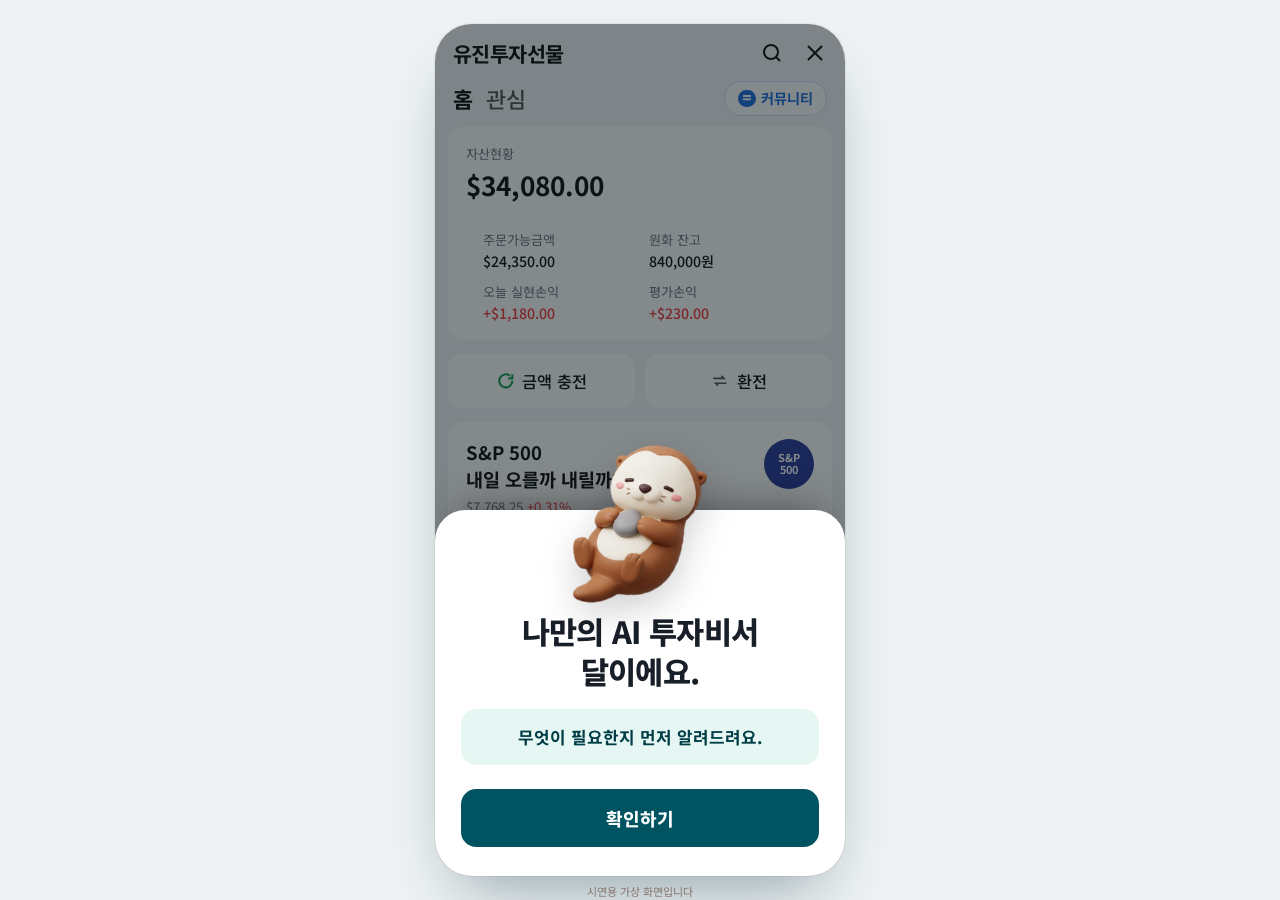
<file: futures.html>
<!DOCTYPE html>
<html lang="ko">
<head>
<meta charset="UTF-8">
<meta name="viewport" content="width=device-width, initial-scale=1">
<title>유진투자선물 · 시연용 가상 화면</title>
<link rel="icon" href="favicon.ico" type="image/x-icon">
<meta name="description" content="FOMC 같은 이벤트 앞에서 내 계좌에 생길 일을 먼저 봐요. 팀 준준 시연용 가상 화면.">
<meta property="og:type" content="website">
<meta property="og:title" content="달이, 유진투자선물 앱 안의 AI 비서">
<meta property="og:description" content="FOMC 같은 이벤트 앞에서 내 계좌에 생길 일을 먼저 봐요. 팀 준준 시연용 가상 화면.">
<meta property="og:url" content="https://eugene12-ctrl.github.io/joonjoon/futures.html">
<meta property="og:image" content="https://eugene12-ctrl.github.io/joonjoon/og.png">
<meta property="og:image:width" content="1200">
<meta property="og:image:height" content="630">
<meta name="twitter:card" content="summary_large_image">
<link href="https://fonts.googleapis.com/css2?family=Noto+Sans+KR:wght@400;500;700&display=swap" rel="stylesheet">
<style>
:root{
  --bg:#f4f5f7; --card:#fff; --text:#111; --sub:#6b7280; --muted:#9aa0a8; --line:#eceef1;
  --red:#ef3b3b; --red-soft:#fbd5d5; --red-tint:#fdecec; --blue:#1d6fe0; --blue-soft:#d8ebfb; --blue-tint:#e6f2fc;
  --navy:#2a3b9c; --yellow:#f9e000; --chip:#d9dce1;
}
*{box-sizing:border-box;margin:0;padding:0}
body{font-family:'Noto Sans KR',-apple-system,sans-serif;background:#EEF2F3;color:var(--text);min-height:100dvh;display:grid;place-items:center;padding:24px 12px}
/* 페이지 전체 글자를 드래그해도 선택 영역이 생기지 않게 (앱처럼). 입력칸만 예외 */
body{user-select:none;-webkit-user-select:none;-webkit-touch-callout:none}
input,textarea,[contenteditable="true"]{user-select:text;-webkit-user-select:text}
button{font-family:inherit;border:none;background:none;cursor:pointer;color:inherit}
/* 휴대폰 틀은 증권 앱(src/css/main.css .phone)과 같은 크기와 모양 */
.phone{width:375px;max-width:100%;height:min(780px,calc(100dvh - 48px));min-height:600px;background:var(--bg);border-radius:34px;overflow:hidden;position:relative;box-shadow:0 30px 60px -24px rgba(11,51,64,.45),0 0 0 1px rgba(0,0,0,.05);display:flex;flex-direction:column}
.phone .status{display:none}
.status{height:44px;flex:none;display:flex;align-items:center;justify-content:space-between;padding:0 26px;font-size:14px;font-weight:700;background:var(--bg)}
.island{width:110px;height:30px;background:#111;border-radius:20px}
.demo{position:absolute;top:13px;left:50%;transform:translateX(-50%);z-index:50;color:#f9e000;font-size:10px;font-weight:700;pointer-events:none;white-space:nowrap}
.screen{flex:1;display:none;flex-direction:column;min-height:0}
.screen.active{display:flex}
.scroll{flex:1;overflow-y:auto;padding:0 12px 16px;scrollbar-width:none} /* 앱처럼 스크롤바 없이 (내용이 길어져도 오른쪽에 막대가 안 보이게) */
.scroll::-webkit-scrollbar{display:none}
/* header */
.hdr{padding:6px 16px 0;flex:none}
.hdr-top{display:flex;justify-content:space-between;align-items:center;height:40px}
.brand{font-size:19px;font-weight:700;letter-spacing:-.5px}
.icons{display:flex;gap:18px}
.icons svg{width:22px;height:22px}
.hdr-tabs{display:flex;justify-content:space-between;align-items:center;padding:6px 0 10px}
.hdr-tabs .t{font-size:20px;font-weight:500;color:#555;margin-right:12px}
.hdr-tabs .t.on{color:#111;font-weight:700}
.comm{display:flex;align-items:center;gap:5px;border:1px solid #cfe0f7;color:var(--blue);font-weight:700;font-size:13px;padding:6px 12px;border-radius:18px;background:#fff}
.comm i{width:16px;height:16px;border-radius:50%;background:var(--blue);display:inline-block;position:relative}
.comm i:after{content:'';position:absolute;left:4px;top:5px;width:8px;height:2px;background:#fff;box-shadow:0 3px 0 #fff}
.card{background:var(--card);border-radius:14px;padding:16px;margin-bottom:12px}
/* 증권 앱 진입 배너: 홈 맨 아래. 흰 바탕에 옅은 붉은 기운, 로고와 버튼만 빨강 (증권 메인의 보라 선물 배너와 같은 틀) */
.xbanner{display:flex;align-items:center;gap:14px;width:100%;min-height:124px;margin:4px 0 12px;padding:16px 14px 16px 16px;border:0;border-radius:14px;text-align:left;cursor:pointer;font:inherit;color:var(--text);background:linear-gradient(135deg,#fff 0%,#fff1ef 100%);box-shadow:0 10px 22px -14px rgba(200,32,44,.4),0 0 0 1px rgba(200,32,44,.12)}
.xbanner .xb-logo{width:56px;height:56px;flex:none}
.xbanner .xb-text{flex:1;min-width:0;display:flex;flex-direction:column;gap:3px}
.xbanner .xb-kicker{font-size:11px;font-weight:700;color:#C8202C}
.xbanner .xb-title{font-size:16.5px;font-weight:800;letter-spacing:-.01em;line-height:1.25;word-break:keep-all}
.xbanner .xb-sub{font-size:12px;line-height:1.45;color:var(--sub);word-break:keep-all}
.xbanner .xb-go{flex:none;display:inline-flex;align-items:center;gap:4px;padding:7px 9px 7px 11px;border-radius:999px;background:#C8202C;color:#fff;font-size:12px;font-weight:700;white-space:nowrap}
.xbanner .xb-go svg{width:6px;height:10px}
/* asset */
.asset .lbl{font-size:12px;color:var(--sub)}
.asset .amt{font-size:24px;font-weight:700;margin:2px 0 12px}
.asset .row{display:grid;grid-template-columns:1fr 1fr;gap:10px 16px;font-size:12px;color:var(--sub)}
.asset .row b{display:block;font-size:13px;font-weight:500;color:var(--text);margin-top:2px}
.asset .row b.r{color:var(--red)}
.btn2{display:flex;gap:10px;margin-bottom:12px}
.btn2 button{flex:1;background:#fff;border-radius:12px;height:50px;font-size:15px;font-weight:500;display:flex;align-items:center;justify-content:center;gap:6px}
/* poll */
.poll{display:flex;justify-content:space-between}
.poll h3{font-size:17px;font-weight:700;line-height:1.45}
.poll .p{font-size:12px;color:var(--sub);margin-top:4px}
.badge{width:46px;height:46px;border-radius:50%;background:var(--navy);color:#fff;font-size:10px;font-weight:700;display:flex;align-items:center;justify-content:center;text-align:center;line-height:1.05;flex:none;position:relative}
.badge.ndq{background:#3d47b8}
.badge.sm{width:38px;height:38px;font-size:9px}
.badge .ar{position:absolute;right:-2px;bottom:-2px;width:14px;height:14px;border-radius:50%;background:#fff;display:flex;align-items:center;justify-content:center;font-size:10px;line-height:1}
.vote{display:flex;gap:10px;margin-top:14px}
.vote button{flex:1;height:44px;border-radius:22px;font-size:15px;font-weight:500;transition:.15s}
.vote .up{background:var(--red-soft);color:var(--red)}
.vote .dn{background:var(--blue-soft);color:var(--blue)}
.vote .up.sel{background:var(--red);color:#fff}.vote .dn.sel{background:var(--blue);color:#fff}
.vote-res{font-size:12px;color:var(--sub);margin-top:10px;text-align:center;display:none}
.up-c{color:var(--red)}.dn-c{color:var(--blue)}
/* top */
.sec-t{font-size:18px;font-weight:700;display:flex;align-items:center;gap:8px;margin-bottom:12px}
.q{width:18px;height:18px;border-radius:50%;background:#c4c8ce;color:#fff;font-size:12px;display:inline-flex;align-items:center;justify-content:center}
.seg{display:flex;border-bottom:1px solid var(--line);margin:0 -16px 12px;padding:0 16px}
.seg button{flex:1;padding:8px 0;font-size:14px;color:var(--muted);border-bottom:2px solid transparent;margin-bottom:-1px}
.seg button.on{color:#111;font-weight:700;border-color:#111}
.chips{display:flex;gap:6px;margin-bottom:6px}
.chip{padding:6px 12px;border:1px solid var(--line);border-radius:18px;font-size:12px;color:var(--sub);background:#fff}
.chip.on{background:var(--chip);border-color:var(--chip);color:#111;font-weight:700}
.rank{display:flex;align-items:center;gap:12px;padding:10px 6px;border-radius:10px}
.rank:active,.rank:hover{background:#f3f4f6}
.rank .n{width:14px;font-size:13px;color:var(--sub);text-align:center}
.rank .nm{font-size:14px;font-weight:700}
.rank .pr{font-size:12px;color:var(--sub);margin-top:2px}
.hot{display:inline-flex;align-items:center;gap:4px;font-size:11px;background:#f3f4f6;border-radius:12px;padding:4px 10px;margin:2px 0 4px 58px;color:#444}
.more{text-align:center;font-size:13px;color:var(--sub);padding-top:12px;border-top:1px solid var(--line);margin-top:6px}
/* watch */
.wl .it{display:flex;justify-content:space-between;align-items:center;padding:12px 2px;border-bottom:1px solid var(--line);cursor:pointer}
.wl .it:last-child{border:none}
.wl .tk{font-size:15px;font-weight:500}
.wl .tk span{font-size:13px;color:var(--sub);font-weight:400;margin-left:6px;padding-left:6px;border-left:1px solid #ddd}
.wl .cp{font-size:12px;color:var(--sub);margin-top:4px}
.wl .cp b{font-weight:500}
.bm{width:14px;height:18px;background:var(--yellow);clip-path:polygon(0 0,100% 0,100% 100%,50% 75%,0 100%);flex:none}
/* nav */
.nav{flex:none;height:76px;background:#fff;border-top:1px solid var(--line);display:flex;padding-bottom:14px}
.nav button{flex:1;display:flex;flex-direction:column;align-items:center;justify-content:center;gap:3px;font-size:11px;color:#9aa0a8}
.nav button.on{color:#111}
.nav svg{width:24px;height:24px}
/* detail */
.dhdr{display:flex;align-items:center;justify-content:space-between;padding:8px 16px;flex:none}
.dhdr .l{display:flex;align-items:center;gap:10px;font-size:15px;min-width:0;flex:1;margin-right:12px}
.dhdr .l b{font-weight:700;flex:none}
.dhdr .l span{color:var(--sub);white-space:nowrap;overflow:hidden;text-overflow:ellipsis;min-width:0}   /* 긴 이름은 줄바꿈 대신 … */
.dtabs{display:flex;gap:4px;padding:0 16px;border-bottom:1px solid var(--line);flex:none}
.dtabs button{padding:10px 6px;font-size:15px;color:var(--sub);border-bottom:2px solid transparent;margin-bottom:-1px}
.dtabs button.on{color:#111;font-weight:700;border-color:#111}
.dirs{display:flex;justify-content:center;gap:14px;margin:18px 0 12px}
.dirs button{width:62px;height:62px;border-radius:14px;border:1.5px solid #dcdfe4;background:#fff;display:flex;align-items:center;justify-content:center}
.dirs button.on{border-color:#7fb3ec;background:var(--blue-tint)}
.dirs button.on.u{border-color:#f0a3a3;background:var(--red-tint)}
.dirs button.on.v{border-color:#eba3dc;background:#fdeaf8}
.dirs button.on.s{border-color:#c6aef3;background:#f1eafd}
.dirs svg{width:34px;height:34px}
.dtitle{text-align:center;font-size:16px;font-weight:500}
.dprice{text-align:center;font-size:13px;margin:4px 0 16px}
.strat .s{padding:14px 2px;border-bottom:1px solid var(--line);cursor:pointer}
.strat .s:last-child{border:none}
.strat .h{display:flex;justify-content:space-between;font-size:15px;font-weight:500}
.strat .en{font-size:12px;color:var(--sub);margin:4px 0 6px}
.strat .ds{font-size:12.5px;color:#444}
.tags{display:flex;gap:6px;margin-top:8px}
.tag{font-size:11px;padding:3px 10px;border-radius:12px}
.tag.r{background:var(--red-tint);color:var(--red)}.tag.b{background:var(--blue-tint);color:var(--blue)}
/* info */
.chart{background:#fff;height:300px;position:relative;margin:0 -12px}
.tf{display:flex;justify-content:space-between;align-items:center;padding:12px 0}
.tf .g{display:flex;gap:8px}
.tf button{padding:6px 10px;border-radius:8px;background:#fff;font-size:13px}
.tf button.on{background:#333;color:#fff}
/* 주문하기 등 큰 버튼: 환전 키패드의 환전하기와 같은 파랑 */
.ybtn{width:100%;height:52px;border-radius:12px;background:#1b8cf5;color:#fff;font-size:15px;font-weight:700;margin-top:14px}
/* spread */
.sp-h{padding:4px 16px 0;flex:none;background:#fff}
.sp-title{display:flex;justify-content:space-between;align-items:center}
.sp-title h2{font-size:22px;font-weight:700;display:flex;gap:8px;align-items:center}
.sp-sub{font-size:14px;color:#444;margin-top:8px}
.legend{display:flex;gap:6px;align-items:center;margin-top:6px;font-size:14px}
.legend .r{background:var(--red-tint);padding:2px 6px;border-radius:4px}
.legend .b{background:var(--blue-tint);padding:2px 6px;border-radius:4px}
.exp{display:flex;gap:16px;overflow-x:auto;margin:14px -16px 0;padding:0 16px;border-bottom:1px solid var(--line);scrollbar-width:none}
.exp button{white-space:nowrap;padding:8px 0;font-size:15px;color:var(--sub);border-bottom:2px solid transparent;margin-bottom:-1px}
.exp button small{font-size:11px;color:var(--muted);margin-left:3px}
.exp button.on{color:#111;font-weight:700;border-color:#111}
.exp button.on small{color:var(--blue)}
.filt{display:flex;gap:16px;font-size:14px;padding:10px 0 4px}
.colh{display:flex;justify-content:space-between;font-size:11px;color:var(--sub);padding:6px 0}
.rows{flex:1;overflow-y:auto;position:relative}
.row{padding:12px 16px 0;cursor:pointer}
.row.loss{background:var(--blue-tint)}.row.gain{background:var(--red-tint)}
.row .top{display:flex;justify-content:space-between;align-items:flex-start}
.row .k{font-size:15px}
.row .k span{color:var(--sub)}
.row .gk{font-size:12px;color:var(--sub);margin-top:2px}
.row .pm{background:var(--red);color:#fff;font-weight:700;font-size:15px;padding:5px 10px;border-radius:6px}
.row .be{font-size:14px;font-weight:700;padding:10px 0 12px;border-bottom:1px solid rgba(0,0,0,.06)}
.zone{font-size:10px;padding:4px 16px;text-align:right}
.zone.l{color:var(--blue);background:var(--blue-tint)}.zone.g{color:var(--red);background:var(--red-tint)}
.cur{position:sticky;top:6px;z-index:5;display:flex;justify-content:center;height:0}
.cur span{background:#fff;border-radius:18px;padding:6px 14px;font-size:14px;box-shadow:0 2px 10px rgba(0,0,0,.12);white-space:nowrap;height:fit-content}
/* 싱글레그(롱콜·롱풋) 리스트: 색 띠 없이 흰 줄, 현재가는 점선 사이 (ref/image/선물_XSP_롱콜 누르면.png) */
.sp-note{font-size:16px;color:#333;line-height:1.8;margin-top:8px}
.sp-note .hl{background:#e3e5e9;border-radius:6px;padding:3px 8px}
.sp-gear{position:relative;display:inline-flex}
.sp-gear:after{content:'';position:absolute;top:-3px;right:-4px;width:8px;height:8px;border-radius:50%;background:#1b8cf5}
.row.plain{background:#fff}
.row.plain .k{font-size:17px;color:#444}
.row .pm.b{background:#1b8cf5;font-size:17px;padding:8px 14px;border-radius:9px}
.row.plain .be{border-bottom:1px solid var(--line);font-size:15px}
.curline{display:flex;align-items:center;gap:8px;padding:8px 6px}
.curline:before,.curline:after{content:'';flex:1;border-top:3px dotted #c9ccd2}
.curline span{background:#fff;border-radius:22px;padding:9px 16px;font-size:14px;box-shadow:0 2px 12px rgba(0,0,0,.14);white-space:nowrap;color:#555}
.curline span b{color:#111;font-weight:500}
/* 종목검색 (ref/image/선물_돋보기누르면.png) */
.srch-hdr{display:flex;align-items:center;padding:8px 16px;flex:none;position:relative;height:50px}
.srch-hdr h2{position:absolute;left:0;right:0;text-align:center;font-size:18px;font-weight:700;pointer-events:none}
.srch-box{display:flex;align-items:center;gap:12px;background:#e9eaed;border-radius:14px;padding:0 16px;height:46px;margin:4px 12px 12px;flex:none}
.srch-box svg{width:20px;height:20px;flex:none}
.srch-box input{flex:1;border:none;background:none;font:inherit;font-size:16px;color:#111;outline:none;min-width:0}
.srch-box input::placeholder{color:#9aa0a8}
.wl .it>div:first-child{min-width:0;flex:1}
.wl .tk{white-space:nowrap;overflow:hidden;text-overflow:ellipsis}
.bm.off{opacity:.22}
/* 가상계좌조회: 금액 충전 누르면 */
.vacct{padding:14px 20px}
.vacct .it{display:flex;gap:16px;align-items:flex-start;padding:14px 0 26px}
.flag{width:34px;height:34px;border-radius:50%;overflow:hidden;flex:none;box-shadow:0 0 0 1px rgba(0,0,0,.08)}
.flag svg{width:100%;height:100%;display:block}
.vacct h4{font-size:16px;font-weight:700;margin-bottom:6px}
.vacct .no{font-size:13.5px;color:var(--sub);margin-bottom:10px}
.copy{background:#e5e7ea;color:#444;font-size:12px;font-weight:500;padding:6px 12px;border-radius:14px}
.copy:active{background:#d5d8dd}
/* 환전하기: 환전 버튼 누르면. 환율·금액은 가상 */
.fx{padding:8px 16px 16px}
.fx-dir{display:flex;background:#e9eaed;border-radius:12px;padding:3px;margin-bottom:16px}
.fx-dir button{flex:1;height:40px;border-radius:10px;font-size:14px;font-weight:500;color:var(--sub)}
.fx-dir button.on{background:#fff;color:#111;font-weight:700;box-shadow:0 1px 4px rgba(0,0,0,.08)}
.fx-chips{display:flex;gap:8px;margin-bottom:12px}
.fx-chips .chip{cursor:pointer}
.fx-box{display:flex;align-items:center;justify-content:space-between;background:#fff;border-radius:12px;padding:0 18px;height:58px;margin-bottom:8px}
.fx-box input{flex:1;min-width:0;border:none;background:none;font:inherit;font-size:18px;font-weight:500;color:#111;outline:none}
.fx-box input::placeholder{color:#b5b9c0}
.fx-box span{font-size:14px;font-weight:700;flex:none;margin-left:10px}
.fx-hint{font-size:12.5px;color:var(--sub);margin:0 2px 18px}
.fx-note{background:#fff;border-radius:14px;padding:16px 18px;margin-top:8px}
.fx-note h4{font-size:14px;font-weight:700;margin-bottom:10px}
.fx-note li{font-size:12.5px;color:#444;line-height:1.6;margin-left:14px;margin-bottom:4px}
.fx-note li ul{margin-top:2px}.fx-note li li{list-style:none;margin-left:0}
/* 마이페이지 하위: 내 정보 / 입출금 내역 / 알림 설정 */
.form{padding:4px 16px 20px}
.open-chip{display:flex;justify-content:flex-end;margin-bottom:14px}
.open-chip span{font-size:12px;color:var(--sub);background:#e9eaed;border-radius:8px 0 0 8px;padding:7px 10px}
.open-chip b{font-size:12px;background:#111;color:#fff;border-radius:0 8px 8px 0;padding:7px 10px}
.form label{display:block;font-size:13px;font-weight:700;margin:14px 0 6px}
.form input{display:block;width:100%;height:46px;border:1px solid #e3e5e9;border-radius:10px;background:#fff;padding:0 14px;font:inherit;font-size:14px;color:#111;outline:none;margin-top:6px}
.form input:focus{border-color:#1b8cf5}
.form input[readonly]{background:#f1f2f4;color:#444}
.form input::placeholder{color:#b5b9c0}
.acct-box{background:#fff;border-radius:12px;padding:14px 16px;font-size:14px;font-weight:500;margin:4px 0 12px}
.range{display:flex;align-items:center;justify-content:space-between;padding:4px 4px 10px;font-size:13px;font-weight:700}
.range svg{width:20px;height:20px;cursor:pointer}
.range span b{margin-right:14px}
.cashlog .it{display:flex;justify-content:space-between;align-items:flex-start;padding:12px 4px}
.cashlog .t{font-size:14px;font-weight:700}
.cashlog .d{font-size:12px;color:var(--sub);margin-top:4px}
.cashlog .amt{font-size:14px;font-weight:700;text-align:right}
.cashlog .amt small{display:block;font-size:11px;font-weight:400;color:var(--sub);margin-top:4px}
.filt-pill{position:absolute;left:50%;bottom:22px;transform:translateX(-50%);display:flex;align-items:center;gap:6px;background:#fff;border:1px solid #e3e5e9;border-radius:20px;padding:9px 18px;font-size:13px;font-weight:700;box-shadow:0 4px 14px rgba(0,0,0,.1);z-index:5}
.filt-pill svg{width:16px;height:16px}
.alarm .it{display:flex;justify-content:space-between;align-items:center;padding:14px 2px;border-bottom:1px solid var(--line)}
.alarm .it:last-child{border:none}
.alarm h4{font-size:15px;font-weight:500}
.alarm p{font-size:12px;color:var(--sub);margin-top:3px}
.sw{display:flex;align-items:center;gap:8px;flex:none;font-size:12px;color:var(--sub)}
.sw i{width:44px;height:26px;border-radius:13px;background:#d9dce1;position:relative;transition:.2s;display:inline-block}
.sw i:after{content:'';position:absolute;top:3px;left:3px;width:20px;height:20px;border-radius:50%;background:#fff;box-shadow:0 1px 3px rgba(0,0,0,.2);transition:.2s}
.sw.on i{background:#1b8cf5}.sw.on i:after{left:21px}
.sw.on{color:#1b8cf5;font-weight:700}
#s-cashlog{position:relative}
/* 커뮤니티 토론방 (닉네임·글은 전부 가상) */
#s-comm{position:relative;background:#fff}
.cm-top{background:#cfd2ff;height:60px;display:flex;align-items:center;justify-content:space-between;padding:0 16px;flex:none}
.cm-top .oth{font-size:14px;color:#222}
.cm-head{padding:0 16px 4px;position:relative}
.cm-icon{width:64px;height:64px;border-radius:20px;background:#e3e5ff;margin-top:14px;position:relative;display:flex;align-items:center;justify-content:center}
.cm-icon .fl{position:absolute;right:8px;top:8px;width:18px;height:18px;border-radius:50%;overflow:hidden}
.cm-icon .fl svg{width:100%;height:100%;display:block}
.cm-icon .bub{position:absolute;right:-8px;bottom:-6px;width:22px;height:22px;border-radius:50%;background:#6a6ff0;display:flex;align-items:center;justify-content:center}
.cm-icon .bub:after{content:'';width:10px;height:2px;background:#fff;box-shadow:0 3px 0 #fff}
.cm-trade{position:absolute;right:16px;top:14px;border:1px solid #cfd2d8;border-radius:22px;padding:9px 16px;font-size:14px;font-weight:500;background:#fff}
.cm-title{font-size:22px;font-weight:700;margin-top:14px;display:flex;align-items:center;gap:8px}
.cm-title .beta{font-size:11px;font-weight:500;color:#7b61ff;background:#ece8ff;border-radius:8px;padding:3px 7px}
.cm-sub{font-size:14px;color:var(--sub);margin-top:6px}
.cm-tabs{display:flex;gap:26px;padding:22px 16px 0;border-bottom:1px solid var(--line)}
.cm-tabs button{padding:8px 0 10px;font-size:15px;color:#9aa0a8;border-bottom:2px solid transparent;margin-bottom:-1px}
.cm-tabs button b{font-weight:500;margin-left:4px}
.cm-tabs button.on{color:#111;font-weight:700;border-color:#111}.cm-tabs button.on b{color:#1b8cf5}
.cm-notice{display:flex;align-items:center;gap:12px;background:#f1f2f4;padding:14px 16px;font-size:13.5px;font-weight:500;line-height:1.5;cursor:pointer}
.cm-notice .em{font-size:20px;flex:none}.cm-notice .ch{color:#888;flex:none;margin-left:auto}
.cm-sort{font-size:13px;color:#555;padding:14px 16px 4px}
.post{padding:14px 16px 18px;border-bottom:1px solid var(--line)}
.post .ph{display:flex;align-items:center;gap:12px}
.ava{width:40px;height:40px;border-radius:50%;display:flex;align-items:center;justify-content:center;font-size:14px;font-weight:700;color:#fff;flex:none}
.post .nm{font-size:15px;font-weight:700}
.post .dt{font-size:12px;color:var(--sub);margin-top:2px}
.post .fol{margin-left:auto;border:1px solid #cfd2d8;border-radius:18px;padding:7px 14px;font-size:13px;background:#fff}
.post .fol.on{background:#111;color:#fff;border-color:#111}
.post .bd{font-size:14.5px;line-height:1.6;color:#222;margin:12px 0 0 52px;white-space:pre-line}
.post .meta{font-size:12px;color:var(--sub);margin:10px 0 0 52px;display:flex;gap:12px}
.shot{margin:12px 0 0 52px;width:210px;background:#1b1d22;border-radius:14px;padding:12px;color:#e8e8e8;font-size:10px}
.shot .r1{display:flex;justify-content:space-between;font-weight:700;font-size:11px;margin-bottom:8px}
.shot .tabs{display:flex;gap:8px;color:#8a8f99;margin-bottom:8px}.shot .tabs b{color:#fff}
.shot .box{background:#262930;border-radius:8px;padding:8px}
.shot .kv{display:flex;justify-content:space-between;margin:3px 0}.shot .kv .r{color:#ff5a5a}
.shot .sub{color:#8a8f99}
.cm-write{position:absolute;right:16px;bottom:22px;background:#2b2d33;color:#fff;border-radius:28px;padding:14px 22px;font-size:16px;font-weight:700;box-shadow:0 6px 16px rgba(0,0,0,.2);z-index:5}
/* 환전 숫자 키패드: 금액 칸을 누르면 아래에서 올라옴 */
#s-fx{position:relative}
.fxpad{position:absolute;left:0;right:0;bottom:0;background:#fff;border-radius:18px 18px 0 0;box-shadow:0 -6px 24px rgba(0,0,0,.12);padding:12px 12px 22px;transform:translateY(105%);transition:transform .2s;z-index:30}
.fxpad.on{transform:none}
.fxpad .keys{display:grid;grid-template-columns:repeat(3,1fr)}
.fxpad .keys button{height:60px;font-size:23px;font-weight:500;border-radius:12px;display:flex;align-items:center;justify-content:center}
.fxpad .keys button:active{background:#f1f2f4}
.fxpad .keys svg{width:24px;height:24px}
.fxpad .act{display:flex;gap:10px;margin-top:10px}
.fxpad .act button{height:52px;border-radius:12px;font-size:15px;font-weight:700}
.fxpad .act .cancel{flex:0 0 112px;background:#f1f2f4;color:#111}
.fxpad .act .ok{flex:1;background:#1b8cf5;color:#fff}
.fxpad .act .ok:disabled{background:#cfe3fb;color:#fff;cursor:default}
/* 환전 완료 */
.fxdone{flex:1;display:flex;flex-direction:column;padding:0 16px 22px}
.fxdone .mid{flex:1;display:flex;flex-direction:column;align-items:center;justify-content:center;gap:16px;padding-bottom:40px}
.fxdone .ck{width:44px;height:44px;border-radius:50%;background:#1b8cf5;display:flex;align-items:center;justify-content:center}
.fxdone .ck svg{width:24px;height:24px}
.fxdone h3{font-size:17px;font-weight:700}
.fxdone .kv{display:flex;justify-content:space-between;font-size:13px;padding:7px 2px}
.fxdone .kv span{color:var(--sub)}
.fxdone .kv b{font-weight:700}
.fxdone .okbtn{width:100%;height:52px;border-radius:12px;background:#1b8cf5;color:#fff;font-size:15px;font-weight:700;margin-top:12px}
/* sheet */
.sheet-bg{position:absolute;inset:0;background:rgba(0,0,0,.4);z-index:40;display:none;align-items:flex-end}
.sheet-bg.on{display:flex}
.sheet{background:#fff;width:100%;border-radius:20px 20px 0 0;padding:20px 18px 30px}
.sheet h4{font-size:17px;margin-bottom:12px}
.sheet .kv{display:flex;justify-content:space-between;font-size:14px;padding:7px 0;border-bottom:1px solid var(--line)}
.sheet .kv span{color:var(--sub)}
.sheet .note{font-size:11px;color:var(--muted);margin-top:10px}
.toast{position:absolute;left:50%;bottom:96px;transform:translateX(-50%);background:rgba(30,30,30,.9);color:#fff;font-size:13px;padding:10px 16px;border-radius:20px;z-index:60;display:none;white-space:nowrap}
.empty{text-align:center;color:var(--sub);font-size:13px;padding:40px 0 10px}
.menu .m{display:flex;justify-content:space-between;padding:15px 2px;border-bottom:1px solid var(--line);font-size:15px}
.menu .m:last-child{border:none}
/* 해외선물 (CME): 목록 탭은 없고, 달이에서 종목을 누르면 열리는 종목 화면만 있음 */
.fbadge{width:42px;height:42px;border-radius:14px;display:flex;align-items:center;justify-content:center;flex:none}
.fbadge img{display:block;filter:drop-shadow(0 2px 3px rgba(0,0,0,.12))}
.fhero{display:flex;align-items:center;gap:14px}
.fhero .fbadge{width:56px;height:56px;border-radius:18px}
.fprice{padding:4px 16px 0}
.fprice .p{font-size:28px;font-weight:700}
.fprice .c{font-size:14px;margin-top:2px}
.spec .kv{display:flex;justify-content:space-between;font-size:14px;padding:9px 0;border-bottom:1px solid var(--line)}
.spec .kv:last-child{border:none}
.spec .kv span{color:var(--sub)}
.tipbox{background:#f3f6fb;border-radius:12px;padding:12px 14px;font-size:13px;line-height:1.55;color:#333;margin-bottom:12px}
.tipbox b{color:#111}
.obar{flex:none;display:flex;gap:10px;padding:10px 16px 22px;background:#fff;border-top:1px solid var(--line)}
.obar button{flex:1;height:52px;border-radius:14px;font-size:16px;font-weight:700;color:#fff}
.obar .s{background:var(--blue)}.obar .b{background:var(--red)}
.side2{display:flex;background:#f1f2f4;border-radius:12px;padding:4px;margin-bottom:12px}
.side2 button{flex:1;height:40px;border-radius:9px;font-size:15px;font-weight:700;color:var(--sub)}
.side2 button.on.b{background:var(--red);color:#fff}.side2 button.on.s{background:var(--blue);color:#fff}
.stepper{display:flex;align-items:center;gap:14px}
.stepper button{width:32px;height:32px;border-radius:50%;background:#f1f2f4;font-size:18px;font-weight:700}
.warn{font-size:12.5px;color:var(--blue);background:var(--blue-tint);border-radius:10px;padding:10px 12px;margin-top:10px;line-height:1.5}
.ybtn:disabled{background:#e5e7eb;color:#9aa0a8}
/* 내 보유: 상단 4탭 + 탭별 화면 (ref/image/선물_*.png 기준) */
.hold-tabs{display:flex;gap:18px;overflow-x:auto;padding:6px 0 12px;scrollbar-width:none;white-space:nowrap}
.hold-tabs::-webkit-scrollbar{display:none}
.hold-tabs .t{font-size:21px;font-weight:500;color:#8b8f96;letter-spacing:-.5px;flex:none}
.hold-tabs .t.on{color:#111;font-weight:700}
.acct{padding:6px 16px}
.acct .kv{display:flex;justify-content:space-between;align-items:center;font-size:15px;padding:13px 0}
.acct .kv span{color:#666}
.acct .kv b{font-weight:500;font-size:16px;color:#111}
.acct .kv b.r{color:var(--red)}
.acct .kv b.b{color:var(--blue)}
.hold-empty{flex:1;display:flex;flex-direction:column;align-items:center;justify-content:center;text-align:center;padding:20px 0 60px}
.hold-empty svg{width:60px;height:60px;margin-bottom:28px}
.hold-empty h3{font-size:18px;font-weight:700;color:#111;margin-bottom:22px}
.hold-empty p{font-size:15px;color:#777;line-height:1.5;margin-bottom:18px}
.pill{display:inline-block;background:#fff;border:1px solid #dfe2e6;border-radius:28px;padding:14px 28px;font-size:16px;color:#111}
.pill.sm{padding:10px 20px;font-size:15px}
.filters{display:flex;gap:14px;padding:4px 0 14px}
.dd{display:flex;align-items:center;justify-content:space-between;gap:16px;background:#fff;border:1px solid #e6e8eb;border-radius:12px;padding:12px 18px;font-size:16px;color:#111;white-space:nowrap;cursor:pointer}
.dd.w{min-width:150px}
.dd:after{content:'';width:0;height:0;border-left:6px solid transparent;border-right:6px solid transparent;border-top:7px solid #222}
.hist .it{display:flex;justify-content:space-between;align-items:center;padding:13px 2px;border-bottom:1px solid var(--line)}
.hist .it:last-child{border:none}
.hist .tk{font-size:15px;font-weight:500}
.hist .tk span{font-size:13px;color:var(--sub);font-weight:400;margin-left:6px;padding-left:6px;border-left:1px solid #ddd}
.hist .cp{font-size:12px;color:var(--sub);margin-top:4px}
.hist .cp b{font-weight:500}
.hist .st{font-size:13px;font-weight:700;padding:4px 10px;border-radius:8px;background:#f1f2f4;color:#444;flex:none}
.hist .st.b{background:var(--red-tint);color:var(--red)}.hist .st.s{background:var(--blue-tint);color:var(--blue)}
.hold-scroll{display:flex;flex-direction:column}
/* 달이: 이 앱의 하단 메뉴 위에 띄움 */
.dali-fab{bottom:90px}
.dali-bubble{bottom:106px}
</style>
<link rel="stylesheet" href="features/dali/dali.css">
<link rel="stylesheet" href="features/dali/dali-theme.css">
<link rel="stylesheet" href="features/dali/dali-plus.css">
<link rel="stylesheet" href="features/dali/dali-report.css">
<link rel="stylesheet" href="features/dali/dali-week.css">
<link rel="stylesheet" href="features/dali/dali-intro.css">
<link rel="stylesheet" href="features/dali/dali-move.css">
<link rel="stylesheet" href="features/dali/dali-pro.css">
<link rel="stylesheet" href="features/dali/dali-ai.css">
<link rel="stylesheet" href="features/dali/dali-after.css">
<link rel="stylesheet" href="features/dali/dali-renew.css">
<link rel="stylesheet" href="features/dali/dali-palette.css">
<link rel="stylesheet" href="features/dali/dali-journal.css">
<link rel="stylesheet" href="features/dali/dali-jcal.css">
<link rel="stylesheet" href="features/dali/dali-news2.css">
<link rel="stylesheet" href="features/dali/dali-event.css">
<link rel="stylesheet" href="features/dali/dali-read.css">
<link rel="stylesheet" href="features/dali/dali-snap.css">
<link rel="stylesheet" href="features/dali/dali-manage.css">
<link rel="stylesheet" href="features/dali/dali-wear.css">
<link rel="stylesheet" href="features/dali/dali-wardrobe.css">
<!-- 달이 그림 미리 받기: 얼굴은 버튼에 바로 보여 preload, 전신·조약돌·리본은 관리 탭에서 쓰니 첫 화면 뒤 여유 시간에 prefetch -->
<link rel="preload" as="image" href="features/dali/dali-face.png">
<link rel="prefetch" as="image" href="features/dali/dali-body.png">
<link rel="prefetch" as="image" href="features/dali/img/rock.png">
<link rel="prefetch" as="image" href="features/dali/img/ribbon.png">
<script src="src/js/fit.js"></script>
</head>
<body>
<div class="phone">
  <div class="status"><span>14:08</span><div class="island"></div><span style="font-size:12px">LTE ▮79</span></div>

  <!-- HOME / WATCH -->
  <section class="screen active" id="s-main">
    <div class="hdr">
      <div class="hdr-top">
        <div class="brand">유진투자선물</div>
        <div class="icons">
          <svg viewBox="0 0 24 24" fill="none" stroke="#111" stroke-width="2" onclick="openSearch()" style="cursor:pointer"><circle cx="11" cy="11" r="7"/><path d="M20 20l-4-4"/></svg>
          <svg viewBox="0 0 24 24" fill="none" stroke="#111" stroke-width="2"><path d="M5 5l14 14M19 5L5 19"/></svg>
        </div>
      </div>
      <div class="hdr-tabs">
        <div><button class="t on" data-tab="home">홈</button><button class="t" data-tab="watch">관심</button></div>
        <button class="comm" onclick="openComm()"><i></i>커뮤니티</button>
      </div>
    </div>

    <div class="scroll" id="tab-home">
      <div class="card asset">
        <div class="lbl">자산현황</div>
        <div class="amt" id="aTotal"></div>
        <div class="row">
          <div>주문가능금액<b id="aCash"></b></div>
          <div>원화 잔고<b id="aKrw"></b></div>
          <div>오늘 실현손익<b class="r" id="aReal"></b></div>
          <div>평가손익<b class="r" id="aEval"></b></div>
        </div>
      </div>
      <div class="btn2">
        <button onclick="go('s-vacct')"><svg width="18" height="18" viewBox="0 0 24 24" fill="none" stroke="#18a058" stroke-width="2.6"><path d="M20 12a8 8 0 1 1-3-6.2"/><path d="M20 4v5h-5"/></svg>금액 충전</button>
        <button onclick="openFx()"><svg width="18" height="18" viewBox="0 0 24 24" fill="none" stroke="#555" stroke-width="2"><path d="M4 9h13l-3-3M20 15H7l3 3"/></svg>환전</button>
      </div>
      <div class="card">
        <div class="poll">
          <div><h3>S&amp;P 500<br>내일 오를까 내릴까?</h3><div class="p">$7,768.25 <span class="up-c">+0.31%</span></div></div>
          <div class="badge">S&amp;P<br>500</div>
        </div>
        <div class="vote">
          <button class="up" onclick="vote(this,'up')">오른다</button>
          <button class="dn" onclick="vote(this,'dn')">내린다</button>
        </div>
        <div class="vote-res" id="voteRes">참여 완료, 오른다 <b class="up-c">58%</b> / 내린다 <b class="dn-c">42%</b> (가상 집계)</div>
      </div>
      <div class="card">
        <div class="sec-t">거래량 TOP <span class="q">?</span></div>
        <div class="seg" id="legSeg"><button class="on" data-leg="multi">멀티레그</button><button data-leg="single">싱글레그</button></div>
        <div class="chips" id="periodChips"></div>
        <div id="topList"></div>
        <div class="more">더보기 ›</div>
      </div>
      <!-- 유진투자증권 앱으로 가는 진입 배너 (증권 메인의 선물 배너와 짝). 로고는 시연용 가상 -->
      <button type="button" class="xbanner" onclick="window.goPage ? window.goPage('index.html') : (location.href = 'index.html')" aria-label="유진투자증권 화면으로 이동">
        <svg class="xb-logo" viewBox="0 0 56 56" aria-hidden="true"><defs><linearGradient id="gXbLogo" x1="0" y1="0" x2="1" y2="1"><stop offset="0" stop-color="#F04E45"/><stop offset="1" stop-color="#B4121C"/></linearGradient></defs><rect x="2" y="2" width="52" height="52" rx="14" fill="url(#gXbLogo)"/><path d="M36 17c4-5 9-5 11-2-2 5-6 7-10 8z" fill="#fff" opacity=".95"/><circle cx="27" cy="31" r="12.5" fill="#fff"/><circle cx="22.5" cy="29.5" r="2.3" fill="#B4121C"/><circle cx="31.5" cy="29.5" r="2.3" fill="#B4121C"/><path d="M23 36c2.4 2 5.6 2 8 0" fill="none" stroke="#B4121C" stroke-width="2" stroke-linecap="round"/></svg>
        <span class="xb-text">
          <span class="xb-kicker">스마트챔피언 × 유진투자증권</span>
          <span class="xb-title">주식 · 투자 바로가기</span>
          <span class="xb-sub">국내/해외주식, ETF, 금융상품, 계좌개설까지 한 곳에서</span>
        </span>
        <span class="xb-go">둘러보기<svg viewBox="0 0 8 14" fill="none" stroke="currentColor" stroke-width="2" stroke-linecap="round" stroke-linejoin="round"><path d="m1 1 6 6-6 6"/></svg></span>
      </button>
    </div>

    <div class="scroll" id="tab-watch" style="display:none">
      <div class="card wl" id="watchList" style="padding:4px 16px"></div>
    </div>

    <nav class="nav" data-nav></nav>
  </section>

  <!-- 가상계좌조회: 금액 충전 누르면. 은행·계좌번호는 가상 -->
  <section class="screen" id="s-vacct">
    <div class="dhdr"><div class="l"><button onclick="go('s-main')"><svg width="22" height="22" viewBox="0 0 24 24" fill="none" stroke="#111" stroke-width="2"><path d="M20 12H5M11 6l-6 6 6 6"/></svg></button><b>가상계좌조회</b></div></div>
    <div class="scroll"><div class="vacct">
      <div class="it">
        <div class="flag"><svg viewBox="0 0 36 36"><rect width="36" height="36" fill="#fff"/><circle cx="18" cy="18" r="9" fill="#cd2e3a"/><path d="M9 18a9 9 0 0 0 18 0a4.5 4.5 0 0 0-9 0a4.5 4.5 0 0 1-9 0z" fill="#0f64cd"/><g stroke="#111" stroke-width="1.6"><path d="M6.5 8.5l4-4M8 10l4-4M9.5 11.5l4-4M25.5 4.5l4 4M27 3l4 4M24 6l4 4M6.5 27.5l4 4M8 26l4 4M9.5 24.5l4 4M25.5 31.5l4-4M27 33l4-4M24 30l4-4"/></g></svg></div>
        <div><h4>원화 가상계좌</h4><div class="no" id="vaKrw">가상은행 100-123-00045678</div><button class="copy" onclick="copyAcct('vaKrw')">계좌번호 복사하기</button></div>
      </div>
      <div class="it">
        <div class="flag"><svg viewBox="0 0 36 36"><rect width="36" height="36" fill="#fff"/><g fill="#b22234"><rect y="0" width="36" height="2.8"/><rect y="5.5" width="36" height="2.8"/><rect y="11" width="36" height="2.8"/><rect y="16.6" width="36" height="2.8"/><rect y="22.1" width="36" height="2.8"/><rect y="27.7" width="36" height="2.8"/><rect y="33.2" width="36" height="2.8"/></g><rect width="16" height="19.4" fill="#3c3b6e"/><g fill="#fff"><circle cx="3" cy="3" r="1"/><circle cx="8" cy="3" r="1"/><circle cx="13" cy="3" r="1"/><circle cx="5.5" cy="7" r="1"/><circle cx="10.5" cy="7" r="1"/><circle cx="3" cy="11" r="1"/><circle cx="8" cy="11" r="1"/><circle cx="13" cy="11" r="1"/><circle cx="5.5" cy="15" r="1"/><circle cx="10.5" cy="15" r="1"/></g></svg></div>
        <div><h4>달러 가상계좌</h4><div class="no" id="vaUsd">가상은행 100-801-00098765</div><button class="copy" onclick="copyAcct('vaUsd')">계좌번호 복사하기</button></div>
      </div>
    </div></div>
  </section>

  <!-- 환전하기: 환전 누르면. 환율·금액은 가상 -->
  <section class="screen" id="s-fx">
    <div class="dhdr"><div class="l"><button onclick="go('s-main')"><svg width="22" height="22" viewBox="0 0 24 24" fill="none" stroke="#111" stroke-width="2"><path d="M20 12H5M11 6l-6 6 6 6"/></svg></button><b>환전하기</b></div></div>
    <div class="scroll"><div class="fx">
      <div class="fx-dir"><button id="fxU2K" onclick="setFxDir('u2k')">달러 → 원</button><button id="fxK2U" class="on" onclick="setFxDir('k2u')">원 → 달러</button></div>
      <div class="fx-chips"><button class="chip" onclick="fxClear()">지우기</button><button class="chip" onclick="fxAll()">전액</button></div>
      <div class="fx-box" onclick="openPad()"><input id="fxFrom" type="text" readonly placeholder="0"><span id="fxFromU">원을</span></div>
      <div class="fx-hint">환전가능 금액: <span id="fxAvail"></span></div>
      <div class="fx-box"><input id="fxTo" type="text" readonly placeholder="0"><span id="fxToU">달러로</span></div>
      <div class="fx-hint">적용환율: <span id="fxRate"></span></div>
      <div class="fx-note">
        <h4>유의사항</h4>
        <ul>
          <li>환전 후 취소처리는 불가하오니 유의하시기 바랍니다.</li>
          <li>환전업무시간은 아래와 같습니다.<ul><li>(월~금) 달러매수 09:00 ~ 23:50, 00:10 ~ 06:00</li><li>(월~금) 달러매도 13:00 ~ 23:50, 00:10 ~ 06:00</li><li>(토) 06:00 ~ (월) 09:00 불가</li></ul></li>
          <li>영업일 09:00~16:00 (한국시간) 환전하는 경우 환전수수료 95% 우대적용됩니다.</li>
          <li>영업일 16:00 ~ 익일 06:00 (한국시간) 및 비영업일에는 우대환율이 적용되지 않습니다.</li>
          <li>실제 환전시의 환율 및 환전 예정금액은 조회시점과 다를 수 있습니다.</li>
        </ul>
      </div>
    </div></div>
    <div class="fxpad" id="fxPad">
      <div class="keys">
        <button onclick="fxKey('1')">1</button><button onclick="fxKey('2')">2</button><button onclick="fxKey('3')">3</button>
        <button onclick="fxKey('4')">4</button><button onclick="fxKey('5')">5</button><button onclick="fxKey('6')">6</button>
        <button onclick="fxKey('7')">7</button><button onclick="fxKey('8')">8</button><button onclick="fxKey('9')">9</button>
        <button onclick="fxKey('bs')" aria-label="지우기"><svg viewBox="0 0 24 24" fill="none" stroke="#111" stroke-width="2.2" stroke-linecap="round" stroke-linejoin="round"><path d="M20 12H5M11 6l-6 6 6 6"/></svg></button><button onclick="fxKey('0')">0</button><span></span>
      </div>
      <div class="act"><button class="cancel" onclick="closePad()">취소</button><button class="ok" id="fxPadBtn" onclick="fillFx()" disabled>환전하기</button></div>
    </div>
  </section>

  <!-- 환전 완료 -->
  <section class="screen" id="s-fxdone">
    <div class="fxdone">
      <div class="mid"><div class="ck"><svg viewBox="0 0 24 24" fill="none" stroke="#fff" stroke-width="3" stroke-linecap="round" stroke-linejoin="round"><path d="M5 12.5l4.5 4.5L19 7.5"/></svg></div><h3>환전이 완료되었어요.</h3></div>
      <div id="fxDoneRows"></div>
      <button class="okbtn" onclick="go('s-main')">확인</button>
    </div>
  </section>

  <!-- 종목검색: 돋보기 누르면 (ref/image/선물_돋보기누르면.png) -->
  <section class="screen" id="s-search">
    <div class="srch-hdr"><button onclick="go('s-main')"><svg width="24" height="24" viewBox="0 0 24 24" fill="none" stroke="#111" stroke-width="2.2"><path d="M20 12H5M11 6l-6 6 6 6"/></svg></button><h2>종목검색</h2></div>
    <div class="srch-box"><svg viewBox="0 0 24 24" fill="none" stroke="#9aa0a8" stroke-width="2"><circle cx="11" cy="11" r="7"/><path d="M20 20l-4-4"/></svg><input id="srchIn" type="text" placeholder="원하는 종목을 검색해보세요" autocomplete="off"></div>
    <div class="scroll"><div class="card wl" id="srchList" style="padding:4px 16px"></div></div>
  </section>

  <!-- DETAIL -->
  <section class="screen" id="s-detail">
    <div class="dhdr">
      <div class="l"><button onclick="go('s-main')"><svg width="22" height="22" viewBox="0 0 24 24" fill="none" stroke="#111" stroke-width="2"><path d="M20 12H5M11 6l-6 6 6 6"/></svg></button><b id="dTk">SPX</b><span id="dNm">S&amp;P 500 Index</span></div>
      <div class="bm" id="dBm" onclick="toggleOptWatch(sym.tk)" style="cursor:pointer"></div>
    </div>
    <div class="dtabs"><button class="on" data-d="strat">옵션 전략 선택</button><button data-d="info">정보</button></div>
    <div class="scroll" id="d-strat">
      <div class="dirs" id="dirs"></div>
      <div class="dtitle" id="dirTitle"></div>
      <div class="dprice">현재 가격: <span class="up-c" id="dCur"></span></div>
      <div class="card strat" id="stratList" style="padding:4px 16px"></div>
    </div>
    <div class="scroll" id="d-info" style="display:none">
      <div class="chart"><svg id="chartSvg" width="100%" height="300" viewBox="0 0 390 300" preserveAspectRatio="none"></svg></div>
      <div class="tf"><div class="g" id="tfBtns"><button class="on">1분 ▾</button><button>1일</button><button>1주</button><button>1달</button></div><button>1일 ▾</button></div>
      <div class="card">
        <div class="sec-t" style="font-size:17px">보유종목</div>
        <div class="empty">보유중인 종목이 없어요.</div>
        <button class="ybtn" onclick="setDTab('strat')">옵션 전략 선택하기</button>
      </div>
    </div>
  </section>

  <!-- SPREAD -->
  <section class="screen" id="s-spread">
    <div class="dhdr" style="background:#fff">
      <div class="l"><button onclick="go('s-detail')"><svg width="22" height="22" viewBox="0 0 24 24" fill="none" stroke="#111" stroke-width="2"><path d="M20 12H5M11 6l-6 6 6 6"/></svg></button><b class="sTk">SPX</b><span class="sNm">S&amp;P 500 Index</span></div>
      <div class="bm" id="sBm" onclick="toggleOptWatch(sym.tk)" style="cursor:pointer"></div>
    </div>
    <div class="sp-h">
      <div class="sp-title"><h2 id="spName">숏 콜 스프레드 <span class="q">?</span></h2>
        <span class="sp-gear"><svg width="22" height="22" viewBox="0 0 24 24" fill="none" stroke="#111" stroke-width="2"><path d="M6 4v16M12 4v16M18 4v16"/><circle cx="6" cy="14" r="2" fill="#fff"/><circle cx="12" cy="8" r="2" fill="#fff"/><circle cx="18" cy="15" r="2" fill="#fff"/></svg></span></div>
      <div id="spSubSpread"><div class="sp-sub">현재가가 만기까지 유지된다면</div>
      <div class="legend"><span class="r">빨간 영역 <b class="up-c">수익</b></span>, <span class="b">파란 영역 <b class="dn-c">손실</b></span> 예상</div></div>
      <div id="spSubSingle" class="sp-note" style="display:none">만기 때 주가에 따라 수익·손실이 달라져요.<br><span class="hl">손익분기점을 확인</span> 해 주세요.</div>
      <div class="exp" id="expTabs"></div>
      <div class="filt"><span id="filtW">가격폭 <b>$5</b> ▾</span><span>리스트 <b>전체</b> ▾</span></div>
      <div class="colh"><span id="colL">행사가 (숏 콜 / 롱 콜)</span><span id="colR">받을 프리미엄</span></div>
    </div>
    <div class="rows" id="rows"></div>
  </section>

  <!-- 해외선물 종목 -->
  <section class="screen" id="s-fut">
    <div class="dhdr">
      <div class="l"><button onclick="go('s-main')"><svg width="22" height="22" viewBox="0 0 24 24" fill="none" stroke="#111" stroke-width="2"><path d="M20 12H5M11 6l-6 6 6 6"/></svg></button><b id="fTk">CLZ26</b><span id="fNm">크루드 오일</span></div>
      <div class="bm" id="fBm" onclick="toggleFutWatch()" style="cursor:pointer"></div>
    </div>
    <div class="scroll" style="padding-top:0">
      <div class="fprice fhero" style="margin:0 -12px"><div class="fbadge" id="fImg"></div><div><div class="p" id="fP"></div><div class="c" id="fC"></div></div></div>
      <div class="chart" style="height:220px"><svg id="fChart" width="100%" height="220" viewBox="0 0 390 220" preserveAspectRatio="none"></svg></div>
      <div class="tf"><div class="g" id="fTf"><button>1분</button><button class="on">1일</button><button>1주</button><button>1달</button></div></div>
      <div class="card" id="fPos" style="display:none"></div>
      <div class="tipbox" id="fTip"></div>
      <div class="card spec" id="fSpec" style="padding:4px 16px"></div>
    </div>
    <div class="obar"><button class="s" onclick="openFutOrder('매도')">매도</button><button class="b" onclick="openFutOrder('매수')">매수</button></div>
  </section>

  <!-- HOLD / MY -->
  <section class="screen" id="s-hold">
    <div class="hdr">
      <div class="hdr-top">
        <div class="brand">유진투자선물</div>
        <div class="icons">
          <svg viewBox="0 0 24 24" fill="none" stroke="#111" stroke-width="2" onclick="openSearch()" style="cursor:pointer"><circle cx="11" cy="11" r="7"/><path d="M20 20l-4-4"/></svg>
          <svg viewBox="0 0 24 24" fill="none" stroke="#111" stroke-width="2" onclick="go('s-main')" style="cursor:pointer"><path d="M5 5l14 14M19 5L5 19"/></svg>
        </div>
      </div>
      <div class="hold-tabs" id="holdTabs">
        <button class="t on" data-h="acct">내 계좌</button><button class="t" data-h="pos">보유종목</button><button class="t" data-h="ord">주문내역</button><button class="t" data-h="trd">매매내역</button>
      </div>
    </div>

    <!-- 내 계좌 -->
    <div class="scroll hold-scroll" id="hold-acct">
      <div class="card acct" id="acctCard"></div>
    </div>
    <!-- 보유종목 -->
    <div class="scroll hold-scroll" id="hold-pos" style="display:none"></div>
    <!-- 주문내역 -->
    <div class="scroll hold-scroll" id="hold-ord" style="display:none">
      <div class="filters"><div class="dd w" onclick="toast('기간 선택 (목업)')">최근 1달</div><div class="dd" onclick="toast('구분 선택 (목업)')">전체</div></div>
      <div id="ordBody" style="flex:1;display:flex;flex-direction:column"></div>
    </div>
    <!-- 매매내역 -->
    <div class="scroll hold-scroll" id="hold-trd" style="display:none">
      <div class="filters"><div class="dd" id="trdRange" onclick="toast('기간 선택 (목업)')"></div></div>
      <div id="trdBody" style="flex:1;display:flex;flex-direction:column"></div>
    </div>
    <nav class="nav" data-nav></nav>
  </section>
  <section class="screen" id="s-my">
    <div class="hdr"><div class="hdr-top"><div class="brand">마이페이지</div></div></div>
    <div class="scroll"><div class="card menu">
      <div class="m" onclick="go('s-myinfo')">내 정보<span>›</span></div><div class="m" onclick="openCashLog()">입출금 내역<span>›</span></div><div class="m" onclick="go('s-alarm')">알림 설정<span>›</span></div><div class="m" onclick="toast('고객센터 (목업)')">고객센터<span>›</span></div>
    </div></div>
    <nav class="nav" data-nav></nav>
  </section>

  <!-- 커뮤니티 토론방: 홈의 커뮤니티 버튼 누르면. 닉네임·글은 시연용 가상 -->
  <section class="screen" id="s-comm">
    <div class="cm-top"><button onclick="go('s-main')"><svg width="24" height="24" viewBox="0 0 24 24" fill="none" stroke="#111" stroke-width="2.2"><path d="M20 12H5M11 6l-6 6 6 6"/></svg></button><button class="oth" onclick="toast('다른 토론방 (목업)')">다른 토론방은?</button></div>
    <div class="scroll" style="padding:0 0 90px">
      <div class="cm-head">
        <div class="cm-icon"><svg width="30" height="30" viewBox="0 0 24 24" fill="none" stroke-width="2.6" stroke-linecap="round" stroke-linejoin="round"><path d="M4 9h11l-3-3" stroke="#ef3b3b"/><path d="M20 15H9l3 3" stroke="#1b8cf5"/></svg>
          <span class="fl"><svg viewBox="0 0 36 36"><rect width="36" height="36" fill="#fff"/><g fill="#b22234"><rect y="0" width="36" height="2.8"/><rect y="5.5" width="36" height="2.8"/><rect y="11" width="36" height="2.8"/><rect y="16.6" width="36" height="2.8"/><rect y="22.1" width="36" height="2.8"/><rect y="27.7" width="36" height="2.8"/><rect y="33.2" width="36" height="2.8"/></g><rect width="16" height="19.4" fill="#3c3b6e"/></svg></span><span class="bub"></span></div>
        <button class="cm-trade" onclick="openDetail(1)">옵션 거래하기</button>
        <div class="cm-title">미국주식옵션 함께 배워가요 <span class="beta">Beta</span></div>
        <div class="cm-sub">옵션이 낯설고 어렵게 느껴진다면?</div>
      </div>
      <div class="cm-tabs" id="cmTabs"><button class="on" data-c="all">전체<b>800</b></button><button data-c="img">이미지<b>490</b></button></div>
      <div class="cm-notice" onclick="toast('초보 가이드 (목업)')"><span class="em">📈</span><span>옵션이 처음이라면? S&amp;P500 지수옵션 "숏 스프레드" 거래방법 알아봐요!</span><span class="ch">›</span></div>
      <div class="cm-sort">최신순 ▾</div>
      <div id="postList"></div>
    </div>
    <button class="cm-write" onclick="toast('글쓰기 (목업)')">＋ 글쓰기</button>
  </section>

  <!-- 마이페이지 > 내 정보 (개인정보 변경). 이름·연락처는 시연용 가상 -->
  <section class="screen" id="s-myinfo">
    <div class="dhdr"><div class="l"><button onclick="go('s-my')"><svg width="22" height="22" viewBox="0 0 24 24" fill="none" stroke="#111" stroke-width="2"><path d="M20 12H5M11 6l-6 6 6 6"/></svg></button><b>개인정보 변경</b></div></div>
    <div class="scroll"><div class="form">
      <div class="open-chip"><span>계좌개설일</span><b>2026-09-28</b></div>
      <label>거래계좌<input type="text" value="해외 파생상품 500-0001234" readonly></label>
      <label>이름<input type="text" value="홍길동"></label>
      <label>영문 이름<input type="text" value="HONG GILDONG"></label>
      <label>휴대폰<input type="text" value="010-1234-5678"></label>
      <label>이메일<input type="text" value="gildong.hong@example.com"></label>
      <label>집 전화<input type="text" placeholder="자택전화번호를 입력하세요"></label>
      <label>주소<input type="text" placeholder="주소를 입력하세요"></label>
      <button class="ybtn" onclick="toast('개인정보가 저장됐어요 (목업)');go('s-my')">저장</button>
    </div></div>
  </section>

  <!-- 마이페이지 > 입출금 내역. 환전하면 여기 쌓임 -->
  <section class="screen" id="s-cashlog">
    <div class="dhdr"><div class="l"><button onclick="go('s-my')"><svg width="22" height="22" viewBox="0 0 24 24" fill="none" stroke="#111" stroke-width="2"><path d="M20 12H5M11 6l-6 6 6 6"/></svg></button><b>입출금 내역</b></div></div>
    <div class="scroll" style="padding-bottom:70px">
      <div class="acct-box">해외 파생상품 500-0001234</div>
      <div class="range"><span id="clRange"></span><svg viewBox="0 0 24 24" fill="none" stroke="#111" stroke-width="2" onclick="toast('기간 검색 (목업)')"><circle cx="11" cy="11" r="7"/><path d="M20 20l-4-4"/></svg></div>
      <div class="cashlog" id="clList"></div>
    </div>
    <button class="filt-pill" id="clFilt" onclick="cycleClFilter()"><svg viewBox="0 0 24 24" fill="none" stroke="#111" stroke-width="2"><path d="M4 6h16M4 12h10M4 18h6"/></svg><span>전체</span></button>
  </section>

  <!-- 마이페이지 > 알림 설정 -->
  <section class="screen" id="s-alarm">
    <div class="dhdr"><div class="l"><button onclick="go('s-my')"><svg width="22" height="22" viewBox="0 0 24 24" fill="none" stroke="#111" stroke-width="2"><path d="M20 12H5M11 6l-6 6 6 6"/></svg></button><b>알림 설정</b></div></div>
    <div class="scroll"><div class="card alarm" id="alarmList"></div>
      <div class="fx-hint" style="margin:0 6px">동의를 바꾸면 바로 반영돼요. 체결·만기 안내 같은 필수 알림은 설정과 관계없이 보내 드려요.</div>
    </div>
  </section>

  <div class="sheet-bg" id="sheet" onclick="if(event.target===this)this.classList.remove('on')"><div class="sheet" id="sheetBody"></div></div>
  <div class="toast" id="toast"></div>
</div>

<script>
const $=s=>document.querySelector(s), $$=s=>[...document.querySelectorAll(s)];
const fmt=n=>'$'+n.toLocaleString('en-US',{minimumFractionDigits:2,maximumFractionDigits:2});
function toast(m){const t=$('#toast');t.textContent=m;t.style.display='block';clearTimeout(t._t);t._t=setTimeout(()=>t.style.display='none',1400)}

/* ===== 가상 데이터 ===== */
const SYMS=[
 {tk:'SPX',nm:'S&P 500 Index',p:7768.25,c:0.31,b:'S&P<br>500'},
 {tk:'XSP',nm:'Mini S&P 500 Index',p:776.83,c:0.31,b:'S&P<br>500'},
 {tk:'TSLA',nm:'Tesla, Inc. - Common Stock',p:412.30,c:-0.16},
 {tk:'NVDA',nm:'NVIDIA Corporation - Common Stock',p:213.99,c:-1.15},
 {tk:'PLTR',nm:'Palantir Technologies Inc. - Class A Common Stock',p:182.75,c:-0.88},
 {tk:'IONQ',nm:'IonQ, Inc. Common Stock',p:48.62,c:-3.45},
 {tk:'SPY',nm:'State Street SPDR S&P 500 ETF Trust',p:773.86,c:0.27},
 {tk:'QQQ',nm:'Invesco QQQ Trust, Series 1',p:718.05,c:0.59,b:'나스닥'},
 {tk:'NBIS',nm:'Nebius Group N.V. - Class A Ordinary Shares',p:173.00,c:7.00}
];
// 현재가 표시: 오르면 빨강 ▲, 내리면 파랑 ▼
const priceTxt=s=>`<b class="${s.c>=0?'up-c':'dn-c'}">${fmt(s.p)} ${s.c>=0?'▲':'▼'} ${Math.abs(s.c).toFixed(2)}%</b>`;
// 관심 종목: 처음엔 전부 담겨 있고, 책갈피를 누르면 뺐다 넣었다 함
const optWatch=new Set(SYMS.filter(s=>s.tk!=='NBIS').map(s=>s.tk));   // NBIS는 거래량 TOP에만 있고 관심에는 없음
const TOP={
 multi:{
  '최근 7일':[['SPX','숏 풋 스프레드',7768.25,.31,'up'],['SPX','숏 콜 스프레드',7768.25,.31,'dn'],['NBIS','롱 콜 스프레드',173.00,7.00,'up','nv'],['XSP','롱 콜 스프레드',776.83,.31,'up'],['SPX','숏 아이언 버터플라이',7768.25,.31,'side']],
  '최근 30일':[['SPX','숏 콜 스프레드',7768.25,.31,'dn'],['SPX','숏 풋 스프레드',7768.25,.31,'up'],['XSP','롱 콜 스프레드',776.83,.31,'up'],['QQQ','롱 풋 스프레드',718.05,.59,'dn','ndq'],['SPX','숏 아이언 버터플라이',7768.25,.31,'side']]},
 single:{
  '전일':[['NVDA','롱콜',213.99,-1.15,'up','nv',true],['XSP','롱풋',776.83,.31,'dn'],['SPX','롱콜',7768.25,.31,'up'],['QQQ','롱풋',718.05,.59,'dn','ndq'],['XSP','롱콜',776.83,.31,'up']],
  '최근 7일':[['XSP','롱콜',776.83,.31,'up'],['XSP','롱풋',776.83,.31,'dn'],['SPX','롱콜',7768.25,.31,'up'],['SPX','롱풋',7768.25,.31,'dn'],['QQQ','롱콜',718.05,.59,'up','ndq']],
  '최근 30일':[['XSP','롱풋',776.83,.31,'dn'],['XSP','롱콜',776.83,.31,'up'],['SPX','롱콜',7768.25,.31,'up'],['SPX','롱풋',7768.25,.31,'dn'],['QQQ','롱풋',718.05,.59,'dn','ndq']]}
};
let leg='multi', period='최근 7일';

function badge(kind,dir){
  const ar=dir==='up'?'<span class="ar" style="color:var(--red)">↑</span>':dir==='dn'?'<span class="ar" style="color:var(--blue)">↓</span>':'';
  if(kind==='nv') return `<div class="badge sm" style="background:#eef8e6;color:#4f9a1d;font-size:15px">N${ar}</div>`;
  if(kind==='ndq') return `<div class="badge sm ndq">나스닥${ar}</div>`;
  return `<div class="badge sm">S&amp;P<br>500${ar}</div>`;
}
function renderTop(){
  const periods=Object.keys(TOP[leg]);
  if(!periods.includes(period)) period=periods[0];
  $('#periodChips').innerHTML=periods.map(p=>`<button class="chip ${p===period?'on':''}">${p}</button>`).join('');
  $$('#periodChips .chip').forEach(b=>b.onclick=()=>{period=b.textContent;renderTop()});
  $('#topList').innerHTML=TOP[leg][period].map((r,i)=>`
    <div class="rank" onclick="openTopRow('${r[0]}','${r[4]}')">
      <div class="n">${i+1}</div>${badge(r[5],r[4])}
      <div><div class="nm">${r[0]} ${r[1]}</div><div class="pr">${fmt(r[2])} <span class="${r[3]>=0?'up-c':'dn-c'}">${r[3]>=0?'+':''}${r[3].toFixed(2)}%</span></div></div>
    </div>${r[6]?'<div class="hot">🔥 평소보다 2배 이상 거래되고 있어요.</div>':''}`).join('');
}
// 거래량 TOP 줄을 누르면 그 종목의 옵션 전략 선택으로, 방향 버튼도 그 줄의 방향으로
function openTopRow(tk,d){const i=SYMS.findIndex(s=>s.tk===tk);if(i<0){toast(tk+' 종목 화면은 준비 중이에요');return}
  openDetail(i);dirIdx={up:0,dn:1,vol:2,side:3}[d]??0;renderDirs()}
$$('#legSeg button').forEach(b=>b.onclick=()=>{$$('#legSeg button').forEach(x=>x.classList.remove('on'));b.classList.add('on');leg=b.dataset.leg;renderTop()});

// 오른다 → XSP 숏 풋 스프레드, 내린다 → XSP 숏 콜 스프레드 옵션체인으로 바로 감 (전략 목록의 방향과 같게)
function vote(btn,d){$$('.vote button').forEach(b=>b.classList.remove('sel'));btn.classList.add('sel');$('#voteRes').style.display='block';
  openDetail(1);dirIdx=d==='up'?0:1;renderDirs();
  if(d==='up')openSpread('sps','숏 풋 스프레드');else openSpread('scs','숏 콜 스프레드')}

function symRow(s){const i=SYMS.indexOf(s);return `
    <div class="it" onclick="openDetail(${i})">
      <div><div class="tk">${s.tk}<span>${s.nm}</span></div>
      <div class="cp">현재가격 ${priceTxt(s)}</div></div>
      <div class="bm ${optWatch.has(s.tk)?'':'off'}" onclick="event.stopPropagation();toggleOptWatch('${s.tk}')"></div></div>`}
function renderWatch(){
  const l=SYMS.filter(s=>optWatch.has(s.tk));
  $('#watchList').innerHTML=l.length?l.map(symRow).join(''):'<div class="empty">관심 종목이 없어요.<br>돋보기에서 찾아 책갈피를 눌러 담아 보세요.</div>';
}
function toggleOptWatch(tk){optWatch.has(tk)?optWatch.delete(tk):optWatch.add(tk);
  renderWatch();renderSearch();
  $('#dBm').classList.toggle('off',!optWatch.has(sym.tk));$('#sBm').classList.toggle('off',!optWatch.has(sym.tk));
  toast(optWatch.has(tk)?'관심에 담았어요':'관심에서 뺐어요')}
/* ===== 커뮤니티 토론방 (닉네임·글·숫자 전부 가상) ===== */
const POSTS = [
  { nm: '스프레드연습중', col: '#f08c8c', d: '2026년 10월 28일', ed: true, like: 24, cmt: 6, img: true,
    bd: '지난주에 지수가 많이 흔들려서 이번 주는 스프레드로 작게 연습해 봤어요.\n싱글로 들어갔으면 방향이 맞아도 시간가치 때문에 애매했을 텐데, 스프레드는 손실 한도가 정해져 있어서 마음이 편하네요 👍' },
  { nm: '옵션은처음이라', col: '#7b9cf5', d: '2026년 10월 27일', like: 9, cmt: 11,
    bd: '숏 풋 스프레드에서 "받을 프리미엄"이 최대 수익이라는 게 맞나요? 손익분기 계산이 아직 헷갈려서요 😅 앱에서 "주가가 $…보다 높으면 수익"이라고 써 주는 건 이해했는데 수수료는 따로 빼야 하는 거죠?' },
  { nm: '만기전날', col: '#6cc27a', d: '2026년 10월 27일', like: 17, cmt: 4,
    bd: '당일 만기는 움직임이 너무 빨라서 저는 2~3일 남긴 만기로만 보고 있어요. 다들 어떤 만기 위주로 보시나요? 저처럼 짧게 보는 분들 계신지 궁금합니다.' },
  { nm: '야간알바개미', col: '#f0b14e', d: '2026년 10월 26일', like: 31, cmt: 8,
    bd: '환전 우대 시간 확인하고 낮에 환전했어요. 영업일 09:00~16:00에 하면 우대율이 적용된다길래 미리 바꿔 뒀습니다. 밤에 급하게 환전하면 우대가 안 된다는 걸 이제 알았네요.' },
  { nm: '콘도르연구소', col: '#a07cf0', d: '2026년 10월 25일', ed: true, like: 42, cmt: 13,
    bd: '아이언 콘도르 처음 걸어 봤는데 양쪽에 날개가 있으니 최대 손실이 눈에 보여서 좋네요. 대신 받는 프리미엄이 작아서 수수료를 꼭 같이 계산해 보셔야 해요. 계약 수 늘리기 전에 1계약으로 먼저 해 보는 걸 추천합니다.' },
  { nm: '달이랑공부중', col: '#4fb3bf', d: '2026년 10월 24일', like: 12, cmt: 2,
    bd: '옵션 전략 선택 화면에서 화살표 네 개가 뭔지 몰랐는데 오름·내림·변동 큼·변동 작음이더라고요. 방향만 정하면 전략을 골라 주니까 처음에 어떤 걸 봐야 할지 감 잡기 좋았어요.' }];
const followed = new Set();
let cmTab = 'all';
// 글에 붙는 그림은 진짜 캡처가 아니라 매매내역 모양 카드. 숫자는 가상
const SHOT = `<div class="shot"><div class="r1"><span>유진투자선물</span><span>⌕ ✕</span></div>
  <div class="tabs"><span>내 계좌</span><span>보유종목</span><span>주문내역</span><b>매매내역</b></div>
  <div class="box"><div class="kv sub"><span>순실현손익</span><span class="r">+$38.04</span></div>
  <div class="kv" style="margin-top:6px"><span>SPX 숏 풋 스프레드</span><span class="r">+$38.04</span></div>
  <div class="kv sub"><span>수량 1개 · 수수료 $11.96</span><span class="r">(+13.59%)</span></div>
  <div class="sub">2026. 10. 30. 만기 · 종료 2026. 10. 28.</div></div></div>`;
function renderPosts() {
  const l = POSTS.filter(p => cmTab === 'all' || p.img);
  $('#postList').innerHTML = l.map((p, i) => `<div class="post">
    <div class="ph"><div class="ava" style="background:${p.col}">${p.nm[0]}</div><div><div class="nm">${p.nm}</div><div class="dt">${p.d}${p.ed ? ' (편집됨)' : ''}</div></div>
      <button class="fol ${followed.has(p.nm) ? 'on' : ''}" onclick="toggleFollow('${p.nm}')">${followed.has(p.nm) ? '팔로잉' : '팔로우'}</button></div>
    <div class="bd">${p.bd}</div>${p.img ? SHOT : ''}
    <div class="meta"><span>👍 ${p.like}</span><span>💬 ${p.cmt}</span></div></div>`).join('');
}
function toggleFollow(nm) { followed.has(nm) ? followed.delete(nm) : followed.add(nm); renderPosts(); toast(followed.has(nm) ? `${nm} 님을 팔로우했어요` : `${nm} 님 팔로우를 취소했어요`); }
function openComm() { cmTab = 'all'; $$('#cmTabs button').forEach(b => b.classList.toggle('on', b.dataset.c === 'all')); renderPosts(); go('s-comm'); }
$$('#cmTabs button').forEach(b => b.onclick = () => { cmTab = b.dataset.c; $$('#cmTabs button').forEach(x => x.classList.toggle('on', x === b)); renderPosts(); });
/* ===== 마이페이지: 입출금 내역 / 알림 설정 ===== */
// 입출금 내역. 처음엔 가상계좌 입금 한 건, 환전할 때마다 입금·출금 한 쌍씩 쌓임
const koDate = d => `${d.getFullYear()}년 ${d.getMonth() + 1}월 ${d.getDate()}일`;
const isoDate = d => `${d.getFullYear()}-${String(d.getMonth() + 1).padStart(2, '0')}-${String(d.getDate()).padStart(2, '0')}`;
const CASHLOG = [{ t: '가상계좌 입금', amt: '+840,000원', k: 'in', d: koDate(new Date(Date.now() - 7 * 864e5)) }];
let clFilter = 'all';
function logCash(t, amt, k) { CASHLOG.unshift({ t, amt, k, d: koDate(new Date()) }); }
function openCashLog() {
  const to = new Date(), from = new Date(Date.now() - 7 * 864e5);
  $('#clRange').innerHTML = `<b>${isoDate(from)}부터</b><b>${isoDate(to)}까지</b>`;
  clFilter = 'all'; renderCashLog(); go('s-cashlog');
}
function renderCashLog() {
  const l = CASHLOG.filter(c => clFilter === 'all' || c.k === clFilter);
  $('#clFilt span').textContent = { all: '전체', in: '입금', out: '출금' }[clFilter];
  $('#clList').innerHTML = l.length ? l.map(c => `<div class="it"><div><div class="t">${c.t}</div><div class="d">${c.d}</div></div>
    <div class="amt ${c.k === 'in' ? 'up-c' : ''}">${c.amt}<small>${c.k === 'in' ? '입금' : '출금'}</small></div></div>`).join('')
    : '<div class="empty">선택한 기간에 입출금 내역이 없어요.</div>';
}
function cycleClFilter() { clFilter = { all: 'in', in: 'out', out: 'all' }[clFilter]; renderCashLog(); }
// 알림 설정: 동의/비동의 스위치
const ALARMS = [
  { k: 'sms', t: 'SMS 수신', p: '체결, 입출금, 환전 결과를 문자로 받아요', on: true },
  { k: 'mkt', t: '마케팅 수신 동의', p: '이벤트와 혜택 소식을 받아요', on: false },
  { k: 'kakao', t: '카카오 알림톡 동의', p: '문자 대신 카카오톡으로 알림을 받아요', on: true }];
function renderAlarm() {
  $('#alarmList').innerHTML = ALARMS.map((a, i) => `<div class="it"><div><h4>${a.t}</h4><p>${a.p}</p></div>
    <button class="sw ${a.on ? 'on' : ''}" onclick="toggleAlarm(${i})"><span>${a.on ? '동의' : '비동의'}</span><i></i></button></div>`).join('');
}
function toggleAlarm(i) { ALARMS[i].on = !ALARMS[i].on; renderAlarm(); toast(`${ALARMS[i].t} ${ALARMS[i].on ? '동의' : '비동의'}로 바꿨어요`); }
renderAlarm();
// 가상계좌 번호 복사. 파일로 바로 연 경우 클립보드가 막힐 수 있어 토스트는 항상 띄움
function copyAcct(id){const no=$('#'+id).textContent.split(' ').pop();
  (navigator.clipboard?navigator.clipboard.writeText(no):Promise.reject()).catch(()=>{}).finally(()=>toast('계좌번호를 복사했어요'))}
/* 환전하기. 원화 잔고와 환율은 가상. 원→달러면 CASH(주문가능 달러)가 늘고, 달러→원이면 줄어듦 */
let KRW = 840000, fxDir = 'k2u';
const FX_RATE = 1338.05;
const won = n => Math.round(n).toLocaleString('ko-KR') + '원';
const fxNum = s => parseFloat(String(s).replace(/[^\d.]/g, '')) || 0;
// 들어갈 때는 금액 0, 칩은 아무것도 안 눌린 상태
function openFx() { closePad(); setFxDir('k2u'); $$('.fx-chips .chip').forEach(c => c.classList.remove('on')); go('s-fx'); }
function setFxDir(d) {
  fxDir = d;
  $('#fxU2K').classList.toggle('on', d === 'u2k'); $('#fxK2U').classList.toggle('on', d === 'k2u');
  $('#fxFromU').textContent = d === 'k2u' ? '원을' : '달러를'; $('#fxToU').textContent = d === 'k2u' ? '달러로' : '원으로';
  $('#fxAvail').textContent = d === 'k2u' ? won(KRW) : fmt(CASH);
  $('#fxRate').textContent = FX_RATE.toLocaleString('ko-KR', { minimumFractionDigits: 2 }) + '원';
  fxClear();
}
function fxCalc() {
  const v = fxNum($('#fxFrom').value);
  $('#fxTo').value = !v ? '' : fxDir === 'k2u' ? (v / FX_RATE).toFixed(2) : Math.round(v * FX_RATE).toLocaleString('ko-KR');
  $('#fxPadBtn').disabled = !v || v > (fxDir === 'k2u' ? KRW : CASH);
}
function fxClear() { $$('.fx-chips .chip').forEach((c, i) => c.classList.toggle('on', i === 0)); $('#fxFrom').value = ''; fxCalc(); }
function fxAll() { $$('.fx-chips .chip').forEach((c, i) => c.classList.toggle('on', i === 1)); $('#fxFrom').value = fxDir === 'k2u' ? KRW.toLocaleString('ko-KR') : CASH.toLocaleString('en-US', { minimumFractionDigits: 2 }); fxCalc(); }
// 숫자 키패드. 금액 칸을 누르면 올라오고, 숫자를 누르면 칸에 쌓임 (←는 한 글자 지움)
function openPad() { $('#fxPad').classList.add('on'); }
function closePad() { $('#fxPad').classList.remove('on'); }
function fxKey(k) {
  let v = $('#fxFrom').value.replace(/\D/g, '');
  v = k === 'bs' ? v.slice(0, -1) : (v + k).replace(/^0+(?=\d)/, '');
  if (v.length > 12) return;
  $('#fxFrom').value = v ? Number(v).toLocaleString('ko-KR') : '';
  $$('.fx-chips .chip').forEach(c => c.classList.remove('on'));
  fxCalc();
}
function fillFx() {
  const v = fxNum($('#fxFrom').value); if (!v || $('#fxPadBtn').disabled) return;
  closePad();
  const rate = FX_RATE.toLocaleString('ko-KR', { minimumFractionDigits: 2 }) + ' 원';
  let rows;
  if (fxDir === 'k2u') { const usd = Math.round(v / FX_RATE * 100) / 100; KRW -= v; CASH += usd;
    rows = [['원화출금', v.toLocaleString('ko-KR') + ' 원'], ['적용환율', rate], ['달러입금', '$ ' + usd.toLocaleString('en-US', { minimumFractionDigits: 2 })]];
    logCash('환전출금', '-' + v.toLocaleString('ko-KR') + '원', 'out'); logCash('환전입금', '+' + fmt(usd), 'in'); }
  else { const krw = Math.round(v * FX_RATE); CASH -= v; KRW += krw;
    rows = [['달러출금', '$ ' + v.toLocaleString('en-US', { minimumFractionDigits: 2 })], ['적용환율', rate], ['원화입금', krw.toLocaleString('ko-KR') + ' 원']];
    logCash('환전출금', '-' + fmt(v), 'out'); logCash('환전입금', '+' + krw.toLocaleString('ko-KR') + '원', 'in'); }
  renderAsset(); setFxDir(fxDir);
  // 완료 화면: 확인을 누르면 선물 홈으로
  $('#fxDoneRows').innerHTML = rows.map(([k, v]) => `<div class="kv"><span>${k}</span><b>${v}</b></div>`).join('');
  go('s-fxdone');
}
/* 종목검색: 돋보기 누르면. 글자를 치면 티커·이름으로 거름 */
function openSearch(){$('#srchIn').value='';renderSearch();go('s-search');setTimeout(()=>$('#srchIn').focus(),50)}
function renderSearch(){
  const q=$('#srchIn').value.trim().toLowerCase();
  const l=SYMS.filter(s=>!q||s.tk.toLowerCase().includes(q)||s.nm.toLowerCase().includes(q));
  $('#srchList').innerHTML=l.length?l.map(symRow).join(''):'<div class="empty">검색 결과가 없어요.</div>';
}
$('#srchIn').oninput=renderSearch;
function showTab(t){$$('.hdr-tabs .t').forEach(x=>x.classList.toggle('on',x.dataset.tab===t));
  ['home','watch'].forEach(k=>$('#tab-'+k).style.display=k===t?'block':'none')}
$$('.hdr-tabs .t').forEach(b=>b.onclick=()=>showTab(b.dataset.tab));

/* nav */
const NAV=[['s-main','홈','<path d="M4 11l8-7 8 7v9h-5v-6H9v6H4z" fill="currentColor"/>'],
 ['s-hold','내 보유','<circle cx="10" cy="8" r="4" fill="currentColor"/><path d="M3 20c0-4 3-6 7-6s7 2 7 6z" fill="currentColor"/><circle cx="18" cy="17" r="4" fill="#fff" stroke="currentColor" stroke-width="1.5"/><path d="M16.3 17l1.2 1.2 2.2-2.4" stroke="currentColor" stroke-width="1.5" fill="none"/>'],
 ['s-my','마이페이지','<path d="M4 6h16M4 12h16M4 18h16" stroke="currentColor" stroke-width="2"/>']];
$$('[data-nav]').forEach(n=>{const cur=n.closest('.screen').id;
  n.innerHTML=NAV.map(([id,l,ic])=>`<button class="${id===cur?'on':''}" onclick="go('${id}')"><svg viewBox="0 0 24 24">${ic}</svg>${l}</button>`).join('')});
function go(id){$$('.screen').forEach(s=>s.classList.toggle('active',s.id===id));$('#sheet').classList.remove('on')}

/* ===== 상세 / 전략 ===== */
const DIRS=[
 {k:'up',t:'이 종목 가격이 오를 것 같다면',ic:'<path d="M12 20V5M6 11l6-6 6 6" stroke="#ef3b3b" stroke-width="2.6" fill="none" stroke-linecap="round"/>',
  s:[['롱콜','Long Call','콜 옵션을 구매해서 수익은 무제한, 손실은 제한해요.'],
     ['롱 콜 스프레드','Long Call Spread','2개의 옵션을 조합하여 수익과 손실을 제한해요.',[['롱콜','r'],['숏콜','b']],'lcs'],
     ['숏 풋 스프레드','Short Put Spread','2개의 옵션을 조합하여 수익과 손실을 제한해요.',[['롱풋','r'],['숏풋','b']],'sps']]},
 {k:'dn',t:'이 종목 가격이 내릴 것 같다면',ic:'<path d="M12 4v15M6 13l6 6 6-6" stroke="#1d6fe0" stroke-width="2.6" fill="none" stroke-linecap="round"/>',
  s:[['롱풋','Long Put','풋 옵션을 구매해서 수익은 무제한, 손실은 제한해요.'],
     ['롱 풋 스프레드','Long Put Spread','2개의 옵션을 조합하여 수익과 손실을 제한해요.',[['숏풋','b'],['롱풋','r']],'lps'],
     ['숏 콜 스프레드','Short Call Spread','2개의 옵션을 조합하여 수익과 손실을 제한해요.',[['숏콜','b'],['롱콜','r']],'scs']]},
 {k:'vol',t:'이 종목 가격 변동이 클 것 같다면',ic:'<path d="M3 15l4-9 5 12 5-9 4 5" stroke="#e33fc0" stroke-width="2.4" fill="none" stroke-linejoin="round" stroke-linecap="round"/>',
  s:[['롱 스트래들','Long Straddle','2개의 옵션을 조합하여 수익은 무제한, 손실을 제한해요.',[['롱콜','r'],['롱풋','r']]],
     ['롱 스트랭글','Long Strangle','2개의 옵션을 조합하여 수익은 무제한, 손실을 제한해요.',[['롱콜','r'],['롱풋','r']]],
     ['롱 아이언 콘도르','Long Iron Condor','4개의 옵션을 조합하여 수익과 손실을 제한해요.',[['숏풋','b'],['롱풋','r'],['롱콜','r'],['숏콜','b']]],
     ['롱 아이언 버터플라이','Long Iron Butterfly','4개의 옵션을 조합하여 수익과 손실을 제한해요.',[['숏풋','b'],['롱풋','r'],['롱콜','r'],['숏콜','b']]]]},
 {k:'side',t:'이 종목 가격 변동이 작을 것 같다면',ic:'<path d="M3 13c3-6 6-6 9 0s6 6 9 0" stroke="#7a3fe0" stroke-width="2.4" fill="none" stroke-linecap="round"/>',
  s:[['숏 아이언 콘도르','Short Iron Condor','4개의 옵션을 조합하여 수익과 손실을 제한해요.',[['롱풋','r'],['숏풋','b'],['숏콜','b'],['롱콜','r']]],
     ['숏 아이언 버터플라이','Short Iron Butterfly','4개의 옵션을 조합하여 수익과 손실을 제한해요.',[['롱풋','r'],['숏풋','b'],['숏콜','b'],['롱콜','r']]]]}
];
const DIR_CLS={up:'u',dn:'',vol:'v',side:'s'};
// 방향 변수는 dirIdx. ('dir'이라 하면 버튼 onclick 안에서 요소의 dir 속성에 가려짐)
let sym=SYMS[0], dirIdx=0;
function openDetail(i){sym=SYMS[i];
  $('#dTk').textContent=sym.tk;$('#dNm').textContent=sym.nm;$('#dCur').innerHTML=priceTxt(sym);
  $('#dBm').classList.toggle('off',!optWatch.has(sym.tk));
  dirIdx=0;renderDirs();setDTab('strat');drawChart();go('s-detail')}
function renderDirs(){
  $('#dirs').innerHTML=DIRS.map((d,i)=>`<button class="${i===dirIdx?'on '+DIR_CLS[d.k]:''}" onclick="dirIdx=${i};renderDirs()"><svg viewBox="0 0 24 24">${d.ic}</svg></button>`).join('');
  const d=DIRS[dirIdx];$('#dirTitle').textContent=d.t;
  // 스프레드는 옵션체인 화면, 롱콜·롱풋은 싱글 리스트, 나머지 조합 전략은 주문 시트로
  $('#stratList').innerHTML=d.s.map((s,j)=>`
    <div class="s" onclick="${s[4]?`openSpread('${s[4]}','${s[0]}')`:s[0]==='롱콜'||s[0]==='롱풋'?`openSingle('${s[0]}')`:`openMulti(${dirIdx},${j})`}">
      <div class="h">${s[0]}<span>›</span></div><div class="en">${s[1]}</div><div class="ds">${s[2]}</div>
      ${s[3]?`<div class="tags">${s[3].map(t=>`<span class="tag ${t[1]}">${t[0]}</span>`).join('')}</div>`:''}
    </div>`).join('');
}
function setDTab(t){$$('.dtabs button').forEach(b=>b.classList.toggle('on',b.dataset.d===t));$('#d-strat').style.display=t==='strat'?'block':'none';$('#d-info').style.display=t==='info'?'block':'none'}
$$('.dtabs button').forEach(b=>b.onclick=()=>setDTab(b.dataset.d));
$$('#tfBtns button').forEach(b=>b.onclick=()=>{$$('#tfBtns button').forEach(x=>x.classList.remove('on'));b.classList.add('on');drawChart()});

let seed=7;const rnd=()=>(seed=(seed*16807)%2147483647)/2147483647;
function drawChart(){
  const n=80,pts=[];let v=0;for(let i=0;i<n;i++){v+=(rnd()-.47);pts.push(v)}
  const mn=Math.min(...pts),mx=Math.max(...pts);
  const xy=pts.map((p,i)=>[i*(390/(n-1)),40+(1-(p-mn)/(mx-mn))*220]);
  const d=xy.map((q,i)=>(i?'L':'M')+q[0].toFixed(1)+' '+q[1].toFixed(1)).join(' ');
  const last=xy[n-1];
  $('#chartSvg').innerHTML=`<defs><linearGradient id="g" x1="0" x2="0" y1="0" y2="1"><stop offset="0" stop-color="#ef3b3b" stop-opacity=".18"/><stop offset="1" stop-color="#ef3b3b" stop-opacity="0"/></linearGradient></defs>
   <path d="${d} L390 300 L0 300Z" fill="url(#g)"/><path d="${d}" fill="none" stroke="#ef3b3b" stroke-width="2"/>
   <line x1="0" x2="390" y1="${last[1]}" y2="${last[1]}" stroke="#ef3b3b" stroke-dasharray="3 3" stroke-width=".8"/>
   <circle cx="${last[0]-4}" cy="${last[1]}" r="5" fill="#ef3b3b"/>`;
}

/* ===== 스프레드 리스트 ===== */
const SPREAD={
 scs:{col:'행사가 (숏 콜 / 롱 콜)',pr:'받을 프리미엄',credit:true,type:'call'},
 lcs:{col:'행사가 (롱 콜 / 숏 콜)',pr:'낼 프리미엄',credit:false,type:'call'},
 sps:{col:'행사가 (숏 풋 / 롱 풋)',pr:'받을 프리미엄',credit:true,type:'put'},
 lps:{col:'행사가 (롱 풋 / 숏 풋)',pr:'낼 프리미엄',credit:false,type:'put'}
};
let spKey='scs',expIdx=0,spMode='spread',singleName='롱콜';
const EXPS=[['10월 29일','0일 후 만기'],['10월 30일','1일'],['11월 2일','4일'],['11월 3일','5일'],['11월 6일','8일']];
// 옵션체인 화면(s-spread)은 스프레드와 싱글레그(롱콜·롱풋)가 같이 씀. 위쪽 설명과 열 제목만 바뀜
function openChain(name,single){expIdx=0;spMode=single?'single':'spread';
  $('.sTk').textContent=sym.tk;$('.sNm').textContent=sym.nm;$('#sBm').classList.toggle('off',!optWatch.has(sym.tk));
  $('#spName').innerHTML=`${name} <span class="q">?</span>`;
  $('#spSubSpread').style.display=single?'none':'';$('#spSubSingle').style.display=single?'':'none';$('#filtW').style.display=single?'none':'';
  renderExp();renderRows();go('s-spread');
  setTimeout(()=>{const c=$('#rows .anchor');if(c)$('#rows').scrollTop=c.offsetTop-160},30)}
function openSpread(k,name){spKey=k;
  $('#colL').textContent=SPREAD[k].col;$('#colR').textContent=SPREAD[k].pr;openChain(name,false)}
function openSingle(name){singleName=name;
  $('#colL').textContent=name==='롱콜'?'행사가 (롱 콜)':'행사가 (롱 풋)';$('#colR').textContent='내는 프리미엄';openChain(name,true)}
function renderExp(){$('#expTabs').innerHTML=EXPS.map((e,i)=>`<button class="${i===expIdx?'on':''}" onclick="expIdx=${i};renderExp();renderRows()">${e[0]}<small>${e[1]}</small></button>`).join('')}
/* 롱콜·롱풋 리스트 (ref/image/선물_XSP_롱콜 누르면.png)
   프리미엄 = 내재가치 + 시간가치. 시간가치는 현재가에 가까울수록, 만기가 멀수록 큼 (목업용 근사) */
function renderSingleRows(){
  const call=singleName==='롱콜',P=sym.p,step=P>1000?5:1,base=Math.round(P/step)*step,tm=Math.sqrt(expIdx+1);
  let html='',anchorDone=false;
  for(let j=-10;j<=10;j++){
    const K=base+j*step,d=(K-P)/(2.4*step*tm);
    const prem=Math.max(.05,Math.round((Math.max(0,call?P-K:K-P)+1.6*step*tm*Math.exp(-d*d))*100)/100);
    const iv=(0.19+Math.abs(K-P)/(step*200)+rnd()*.01).toFixed(2), vega=(0.08-Math.abs(K-P)/(step*300)).toFixed(2);
    const be=call?K+prem:K-prem, txt=`주가가 ${fmt(be)}보다 ${call?'높으면':'낮으면'} 수익`;
    if(!anchorDone&&K>P){html+=`<div class="curline anchor"><span>현재 가격 <b>${fmt(P)}</b> <b class="${sym.c>=0?'up-c':'dn-c'}">${sym.c>=0?'+':''}${sym.c.toFixed(2)}%</b></span></div>`;anchorDone=true}
    html+=`<div class="row plain" onclick="openSingleOrder(${K},${prem},'${txt}')">
      <div class="top"><div><div class="k">$${K.toLocaleString('en-US')}</div><div class="gk">IV: ${iv} &nbsp; 베가: ${vega}</div></div><div class="pm b">${fmt(prem)}</div></div>
      <div class="be">만기 때, ${txt}</div></div>`;
  }
  $('#rows').innerHTML=html;
}
function renderRows(){
  if(spMode==='single')return renderSingleRows();
  const cfg=SPREAD[spKey],P=sym.p,step=P>1000?5:1,w=step;
  const base=Math.round(P/step)*step,T=(expIdx+1)*0.6;
  let html='',prevGain=null,anchorDone=false;
  for(let j=-10;j<=10;j++){
    const k1=base+j*step;let lo,hi;
    // short/long legs
    if(cfg.type==='call'){lo=k1;hi=k1+w}else{lo=k1-w;hi=k1}
    const mid=(lo+hi)/2,dist=(mid-P)/(step*4);
    let callish=1/(1+Math.exp(dist*1.6/Math.sqrt(T)));           // prob ITM for call side
    let val=w*(cfg.type==='call'?callish:1-callish);               // spread value
    let prem=Math.max(.05,cfg.credit?val:val);
    prem=Math.round(prem*20)/20;
    const iv=(0.13+Math.abs(dist)*0.006+rnd()*.01).toFixed(2), delta=(-(0.05+0.04*callish)).toFixed(2);
    let be,txt,gain;
    if(spKey==='scs'){be=lo+prem;txt=`주가가 ${fmt(be)}보다 낮으면 수익`;gain=P<be}
    if(spKey==='lcs'){be=lo+prem;txt=`주가가 ${fmt(be)}보다 높으면 수익`;gain=P>be}
    if(spKey==='sps'){be=hi-prem;txt=`주가가 ${fmt(be)}보다 높으면 수익`;gain=P>be}
    if(spKey==='lps'){be=hi-prem;txt=`주가가 ${fmt(be)}보다 낮으면 수익`;gain=P<be}
    if(prevGain!==null&&prevGain!==gain&&!anchorDone){html+=`<div class="cur anchor"><span>현재 가격 ${fmt(P)} <b class="up-c">+${sym.c.toFixed(2)}%</b></span></div>`;anchorDone=true}
    if(prevGain===null||prevGain!==gain) html+=`<div class="zone ${gain?'g':'l'}">${gain?'수익예상 ▾':'손실예상 ▾'}</div>`;
    prevGain=gain;
    const legs=cfg.col.includes('숏 콜 / 롱')||cfg.col.includes('숏 풋 / 롱')?[cfg.type==='call'?lo:hi,cfg.type==='call'?hi:lo]:[cfg.type==='call'?lo:hi,cfg.type==='call'?hi:lo];
    html+=`<div class="row ${gain?'gain':'loss'}" onclick="openOrder(${legs[0]},${legs[1]},${prem},'${txt}')">
      <div class="top"><div><div class="k">${fmt(legs[0])} <span>/ ${fmt(legs[1])}</span></div><div class="gk">IV: ${iv} &nbsp; 베가: ${delta}</div></div><div class="pm">${fmt(prem)}</div></div>
      <div class="be">만기 때, ${txt}</div></div>`;
  }
  $('#rows').innerHTML=html;
}
function openOrder(a,b,p,txt){
  const cfg=SPREAD[spKey],mult=100;
  const maxG=cfg.credit?p*mult:((Math.abs(b-a)-p)*mult), maxL=cfg.credit?((Math.abs(b-a)-p)*mult):p*mult;
  $('#sheetBody').innerHTML=`<h4>${$('#spName').textContent.replace('?','').trim()} · ${sym.tk}</h4>
   <div class="kv"><span>만기일</span><b>${EXPS[expIdx][0]}</b></div>
   <div class="kv"><span>행사가</span><b>${fmt(a)} / ${fmt(b)}</b></div>
   <div class="kv"><span>${cfg.pr}</span><b class="up-c">${fmt(p)}</b></div>
   <div class="kv"><span>최대 수익 (1계약)</span><b class="up-c">${fmt(maxG)}</b></div>
   <div class="kv"><span>최대 손실 (1계약)</span><b class="dn-c">${fmt(maxL)}</b></div>
   <div class="kv"><span>손익분기</span><b>만기 때, ${txt}</b></div>
   <button class="ybtn" onclick="fillOrder('${$('#spName').textContent.replace('?','').trim()}',${p},${cfg.credit})">주문하기</button>`;
  $('#sheet').classList.add('on');
}

/* ===== 돈과 체결 (목업용 숫자) ===== */
let CASH = 24350, REAL = 1180;
// 해외선물 보유는 달이 매매일지(dali-data.js t6, t7)와 같은 숫자
const HOLD = [
  { tk: 'CLZ26', name: '크루드 오일 매수', qty: 1, cost: 6200, eval: -310, fut: 'CL', side: '매수', entry: 62.15 },
  { tk: 'MGCZ26', name: '마이크로 금 매수', qty: 2, cost: 3300, eval: 540, fut: 'MGC', side: '매수', entry: 4101.4 }];
const money = n => (n < 0 ? '-' : '') + fmt(Math.abs(n));
function renderAsset() {
  const ev = HOLD.reduce((a, h) => a + h.eval, 0);
  $('#aTotal').textContent = fmt(CASH + HOLD.reduce((a, h) => a + h.cost + h.eval, 0));
  $('#aCash').textContent = fmt(CASH);
  $('#aKrw').textContent = won(KRW);   // 환전하면 달러(CASH)와 원화(KRW)가 같이 바뀜
  $('#aReal').textContent = (REAL >= 0 ? '+' : '') + money(REAL);
  $('#aEval').textContent = (ev >= 0 ? '+' : '') + money(ev);
  $('#aEval').className = ev >= 0 ? 'r' : 'dn-c';
  renderHold();
}

/* ===== 내 보유 화면: 내 계좌 / 보유종목 / 주문내역 / 매매내역 (ref/image/선물_*.png) ===== */
// 주문·체결 내역은 이 세션에서 주문한 것만 쌓임 (처음엔 비어 있음)
const ORDERS = [], TRADES = [];
const signed = n => (n > 0 ? '+' : n < 0 ? '-' : '') + fmt(Math.abs(n));
const EMPTY_SCROLL = '<svg viewBox="0 0 64 64" fill="none"><path d="M14 12h32a4 4 0 0 1 4 4v2H18v30a6 6 0 0 1-6 6h0a6 6 0 0 1-6-6v-2h12" fill="#dfe4ea"/><rect x="18" y="18" width="36" height="34" rx="2" fill="#e9edf2"/><path d="M50 12a4 4 0 0 1 4 4v2h-8v-2a4 4 0 0 1 4-4z" fill="#c9d1db"/><path d="M6 46h12v2a6 6 0 0 1-12 0v-2z" fill="#c9d1db"/><rect x="26" y="26" width="18" height="2.5" rx="1" fill="#aeb8c4"/><rect x="26" y="33" width="14" height="2.5" rx="1" fill="#aeb8c4"/><rect x="26" y="40" width="10" height="2.5" rx="1" fill="#aeb8c4"/></svg>';
const EMPTY_DOC = '<svg viewBox="0 0 64 64" fill="none"><rect x="16" y="8" width="32" height="48" rx="3" fill="#d6d8dc"/><rect x="24" y="22" width="16" height="2.5" rx="1" fill="#fff"/><rect x="24" y="30" width="16" height="2.5" rx="1" fill="#fff"/><rect x="24" y="38" width="16" height="2.5" rx="1" fill="#fff"/></svg>';
function histRow(h, right) {
  return `<div class="it"><div><div class="tk">${h.tk}<span>${h.name} ${h.qty}계약</span></div><div class="cp">${h.cp}</div></div>${right}</div>`;
}
function renderHold() {
  const ev = HOLD.reduce((a, h) => a + h.eval, 0);
  const posEval = HOLD.reduce((a, h) => a + h.cost + h.eval, 0);
  const buyOpt = HOLD.filter(h => !h.fut && h.cost > 0).reduce((a, h) => a + h.cost + h.eval, 0);
  const sellOpt = HOLD.filter(h => !h.fut && h.cost < 0).reduce((a, h) => a + h.cost + h.eval, 0);
  const margin = HOLD.filter(h => h.fut).reduce((a, h) => a + h.cost, 0);
  const total = CASH + posEval;
  const rows = [
    ['총 예탁 자산 평가액', fmt(total)], ['자산현황', fmt(total)], ['주문가능금액', fmt(CASH)], ['원화 잔고', won(KRW)],
    ['보유 종목 평가금액', fmt(posEval)], ['구매옵션 평가금액', fmt(buyOpt)], ['판매옵션 평가금액', signed(sellOpt)],
    ['평가손익', signed(ev), ev >= 0 ? 'r' : 'b'], ['오늘 실현손익', signed(REAL)],
    ['필요증거금', fmt(margin)], ['인출가능금액', fmt(Math.max(0, CASH - margin * 0.1))]];
  $('#acctCard').innerHTML = rows.map(([k, v, c]) => `<div class="kv"><span>${k}</span><b class="${c || ''}">${v}</b></div>`).join('');

  $('#hold-pos').innerHTML = HOLD.length
    ? `<div class="card hist" style="padding:4px 16px">${HOLD.map(h => histRow({ ...h, cp: `평가손익 <b class="${h.eval >= 0 ? 'up-c' : 'dn-c'}">${signed(h.eval)}</b>` }, '<div class="bm"></div>')).join('')}</div><button class="ybtn" onclick="openDetail(0)">옵션 전략 선택하기</button>`
    : `<div class="hold-empty">${EMPTY_SCROLL}<h3>보유중인 종목이 없어요</h3><button class="pill" onclick="go('s-main')">종목찾기 화면이동</button></div>`;

  $('#ordBody').innerHTML = ORDERS.length
    ? `<div class="card hist" style="padding:4px 16px">${ORDERS.map(o => histRow(o, `<div class="st ${o.side === '매수' ? 'b' : 's'}">${o.side} 체결</div>`)).join('')}</div>`
    : `<div class="hold-empty">${EMPTY_DOC}<p>선택한 조건에 맞는 주문이 없거나,<br>아직 주문한 내역이 없어요.</p><button class="pill sm" onclick="go('s-main')">종목찾기 화면이동</button></div>`;

  const d2 = new Date(), d1 = new Date(d2); d1.setMonth(d1.getMonth() - 1);
  const ko = d => `${d.getFullYear()}. ${d.getMonth() + 1}. ${d.getDate()}.`;
  $('#trdRange').textContent = `${ko(d1)} ~ ${ko(d2)}`;
  $('#trdBody').innerHTML = TRADES.length
    ? `<div class="card hist" style="padding:4px 16px">${TRADES.map(t => histRow(t, `<div class="st ${t.side === '매수' ? 'b' : 's'}">${t.side}</div>`)).join('')}</div>`
    : `<div class="hold-empty">${EMPTY_DOC}<p>선택한 기간에 맞는 매매내역이 없어요</p></div>`;
}
// 주문하면 주문내역·매매내역에 같이 쌓임 (시연용이라 바로 체결로 봄)
function logOrder(tk, name, qty, side, amtTxt) {
  const now = new Date(), hm = `${String(now.getHours()).padStart(2, '0')}:${String(now.getMinutes()).padStart(2, '0')}`;
  const row = { tk, name, qty, side, cp: `${hm} · ${amtTxt}` };
  ORDERS.unshift(row); TRADES.unshift(row);
}
function showHold(t) {
  $$('#holdTabs .t').forEach(x => x.classList.toggle('on', x.dataset.h === t));
  ['acct', 'pos', 'ord', 'trd'].forEach(k => $('#hold-' + k).style.display = k === t ? 'flex' : 'none');
}
$$('#holdTabs .t').forEach(b => b.onclick = () => showHold(b.dataset.h));
// 프리미엄은 1계약 = 100배. 받는 전략은 현금이 늘고, 내는 전략은 줄어듦
function fillOrder(name, prem, credit) {
  const amt = Math.round(prem * 100 * 100) / 100;
  CASH += credit ? amt : -amt;
  HOLD.unshift({ tk: sym.tk, name, qty: 1, cost: credit ? -amt : amt, eval: 0 });
  logOrder(sym.tk, name, 1, credit ? '매도' : '매수', `${credit ? '받은' : '낸'} 프리미엄 ${fmt(amt)}`);
  $('#sheet').classList.remove('on');
  renderAsset();
  showHold('pos');
  go('s-hold');
  toast(`${sym.tk} ${name} 1계약 체결 (${credit ? '받은' : '낸'} 프리미엄 ${fmt(amt)})`);
  if (window.dali && DALI_SYMS[sym.tk]) window.dali.record(sym.tk, `${name} 1계약`, '매수');
}
// 스트래들·스트랭글·아이언 콘도르·버터플라이: 현재가 가까운 행사가로 묶어 바로 주문 시트 (프리미엄은 목업용 근사)
function openMulti(di, j) {
  const s = DIRS[di].s[j], name = s[0], legs = s[3], credit = name.startsWith('숏');
  const step = sym.p > 1000 ? 5 : 1, K = Math.round(sym.p / step) * step;
  const prem = Math.round((credit ? step * 0.6 : legs.length === 2 ? step * 3.1 : step * 1.15) * 20) / 20;
  const strikes = legs.length === 2
    ? (name.includes('스트랭글') ? `${fmt(K - step)} / ${fmt(K + step)}` : fmt(K))
    : `${fmt(K - 2 * step)} / ${fmt(K - step)} / ${fmt(K + step)} / ${fmt(K + 2 * step)}`;
  $('#sheetBody').innerHTML = `<h4>${name} · ${sym.tk}</h4>
   <div class="kv"><span>만기일</span><b>${EXPS[1][0]}</b></div>
   <div class="kv"><span>행사가</span><b>${strikes}</b></div>
   <div class="kv" style="align-items:center"><span>구성</span><div class="tags" style="margin:0">${legs.map(t => `<span class="tag ${t[1]}">${t[0]}</span>`).join('')}</div></div>
   <div class="kv"><span>${credit ? '받을' : '낼'} 프리미엄</span><b class="up-c">${fmt(prem)}</b></div>
   <div class="kv"><span>1계약 금액</span><b>${fmt(prem * 100)}</b></div>
   <div class="kv"><span>주문가능금액</span><b>${fmt(CASH)}</b></div>
   <button class="ybtn" onclick="fillOrder('${name}', ${prem}, ${credit})">주문하기</button>`;
  $('#sheet').classList.add('on');
}
// 롱콜·롱풋 리스트에서 행사가 한 줄을 누르면 뜨는 주문 확인
function openSingleOrder(K, prem, txt) {
  $('#sheetBody').innerHTML = `<h4>${singleName} · ${sym.tk}</h4>
   <div class="kv"><span>만기일</span><b>${EXPS[expIdx][0]}</b></div>
   <div class="kv"><span>행사가</span><b>${fmt(K)}</b></div>
   <div class="kv"><span>낼 프리미엄</span><b class="up-c">${fmt(prem)}</b></div>
   <div class="kv"><span>1계약 금액</span><b>${fmt(prem * 100)}</b></div>
   <div class="kv"><span>최대 손실 (1계약)</span><b class="dn-c">${fmt(prem * 100)}</b></div>
   <div class="kv"><span>손익분기</span><b>만기 때, ${txt}</b></div>
   <div class="kv"><span>주문가능금액</span><b>${fmt(CASH)}</b></div>
   <button class="ybtn" onclick="fillOrder('${singleName}', ${prem}, false)">주문하기</button>`;
  $('#sheet').classList.add('on');
}
/* ===== 해외선물 (CME 그룹) =====
   계약 단위와 틱 크기는 CME 상품 규격, 가격과 증거금은 목업용 숫자.
   mult: 가격 1 움직일 때 1계약 손익($), tick: 최소 호가 단위, mg: 1계약 증거금($) */
const FCAT = { 지수: '#2a3b9c', 에너지: '#3b3f46', 금속: '#b0862a', 농산물: '#4f9a1d', 금리: '#13808a', 통화: '#7a3fe0' };
const FUTS = [
  { k: 'ES', m: 'Z26', ko: 'S&P 500', en: 'E-mini S&P 500', cat: '지수', p: 7768.25, c: 0.31, mult: 50, tick: 0.25, dec: 2, mg: 25300, unit: '지수 × $50', last: '26년 12월 18일', micro: 'MES' },
  { k: 'MES', m: 'Z26', ko: '마이크로 S&P 500', en: 'Micro E-mini S&P 500', cat: '지수', p: 7768.25, c: 0.31, mult: 5, tick: 0.25, dec: 2, mg: 2530, unit: '지수 × $5', last: '26년 12월 18일' },
  { k: 'NQ', m: 'Z26', ko: '나스닥 100', en: 'E-mini Nasdaq-100', cat: '지수', p: 29512.50, c: 0.62, mult: 20, tick: 0.25, dec: 2, mg: 36000, unit: '지수 × $20', last: '26년 12월 18일', micro: 'MNQ' },
  { k: 'MNQ', m: 'Z26', ko: '마이크로 나스닥', en: 'Micro E-mini Nasdaq-100', cat: '지수', p: 29512.50, c: 0.62, mult: 2, tick: 0.25, dec: 2, mg: 3600, unit: '지수 × $2', last: '26년 12월 18일' },
  { k: 'YM', m: 'Z26', ko: '다우존스', en: 'E-mini Dow ($5)', cat: '지수', p: 49210, c: 0.18, mult: 5, tick: 1, dec: 0, mg: 15000, unit: '지수 × $5', last: '26년 12월 18일' },
  { k: 'RTY', m: 'Z26', ko: '러셀 2000', en: 'E-mini Russell 2000', cat: '지수', p: 2584.3, c: -0.22, mult: 50, tick: 0.1, dec: 1, mg: 11000, unit: '지수 × $50', last: '26년 12월 18일' },
  { k: 'CL', m: 'Z26', ko: '크루드 오일', en: 'Crude Oil (WTI)', cat: '에너지', p: 61.84, c: -1.12, mult: 1000, tick: 0.01, dec: 2, mg: 6200, unit: '1,000배럴', last: '26년 11월 19일', micro: 'MCL' },
  { k: 'MCL', m: 'Z26', ko: '마이크로 크루드 오일', en: 'Micro WTI Crude Oil', cat: '에너지', p: 61.84, c: -1.12, mult: 100, tick: 0.01, dec: 2, mg: 620, unit: '100배럴', last: '26년 11월 18일' },
  { k: 'NG', m: 'Z26', ko: '천연가스', en: 'Henry Hub Natural Gas', cat: '에너지', p: 3.412, c: 2.35, mult: 10000, tick: 0.001, dec: 3, mg: 4300, unit: '10,000MMBtu', last: '26년 11월 25일' },
  { k: 'GC', m: 'Z26', ko: '금', en: 'Gold', cat: '금속', p: 4128.4, c: 0.46, mult: 100, tick: 0.1, dec: 1, mg: 16500, unit: '100트로이온스', last: '26년 12월 29일', micro: 'MGC' },
  { k: 'MGC', m: 'Z26', ko: '마이크로 금', en: 'Micro Gold', cat: '금속', p: 4128.4, c: 0.46, mult: 10, tick: 0.1, dec: 1, mg: 1650, unit: '10트로이온스', last: '26년 12월 29일' },
  { k: 'SI', m: 'Z26', ko: '은', en: 'Silver', cat: '금속', p: 48.215, c: 1.08, mult: 5000, tick: 0.005, dec: 3, mg: 19000, unit: '5,000트로이온스', last: '26년 12월 29일' },
  { k: 'HG', m: 'Z26', ko: '구리', en: 'Copper', cat: '금속', p: 5.0825, c: -0.35, mult: 25000, tick: 0.0005, dec: 4, mg: 9000, unit: '25,000파운드', last: '26년 12월 29일' },
  { k: 'ZC', m: 'Z26', ko: '옥수수', en: 'Corn', cat: '농산물', p: 428.25, c: -0.41, mult: 50, tick: 0.25, dec: 2, mg: 1300, unit: '5,000부셸 (센트/부셸)', last: '26년 12월 14일' },
  { k: 'ZS', m: 'F27', ko: '대두', en: 'Soybeans', cat: '농산물', p: 1062.50, c: 0.24, mult: 50, tick: 0.25, dec: 2, mg: 2600, unit: '5,000부셸 (센트/부셸)', last: '27년 1월 14일' },
  { k: 'ZW', m: 'Z26', ko: '소맥', en: 'Chicago SRW Wheat', cat: '농산물', p: 531.75, c: -0.65, mult: 50, tick: 0.25, dec: 2, mg: 2000, unit: '5,000부셸 (센트/부셸)', last: '26년 12월 14일' },
  { k: 'ZN', m: 'Z26', ko: '미국 10년 국채', en: '10-Year T-Note', cat: '금리', p: 112.656, c: 0.09, mult: 1000, tick: 0.015625, dec: 3, mg: 2100, unit: '액면 $100,000', last: '26년 12월 21일' },
  { k: '6E', m: 'Z26', ko: '유로', en: 'Euro FX', cat: '통화', p: 1.1645, c: 0.12, mult: 125000, tick: 0.00005, dec: 5, mg: 2700, unit: '125,000유로', last: '26년 12월 14일' },
  { k: '6J', m: 'Z26', ko: '일본 엔', en: 'Japanese Yen', cat: '통화', p: 0.0065550, c: -0.18, mult: 12500000, tick: 0.0000005, dec: 7, mg: 3300, unit: '12,500,000엔', last: '26년 12월 14일' },
];
// 종목 그림: 토스 증권 종목 아이콘 (features/futures/img/SOURCE.txt)
const FIMG = {ES: 'sp500', MES: 'sp500', NQ: 'nasdaq100', MNQ: 'nasdaq100', YM: 'dow', RTY: 'russell2000', CL: 'oil', MCL: 'oil', NG: 'gas', GC: 'gold', MGC: 'gold', SI: 'silver', HG: 'copper', ZC: 'corn', ZS: 'soybean', ZW: 'wheat', ZN: 'treasury', '6E': 'euro', '6J': 'yen'};
const fimg = (f, size = 28) => `<img src="features/futures/img/${FIMG[f.k]}.png" alt="" width="${size}" height="${size}">`;
const MONTH = { F: '1월물', Z: '12월물' };
const fcode = f => f.k + f.m;
const fnum = (v, d) => v.toLocaleString('en-US', { minimumFractionDigits: d, maximumFractionDigits: d });
const fchg = c => `<span class="${c >= 0 ? 'up-c' : 'dn-c'}">${c >= 0 ? '+' : ''}${c.toFixed(2)}%</span>`;
const futWatch = new Set(['CL', 'GC', 'ES']);
let fcur = FUTS[0], fside = '매수', fqty = 1;

// 종목마다 고정된 가상 흐름. 끝값이 오늘 등락과 같은 방향
function fpath(f, n) {
  let s = [...f.k].reduce((a, ch) => a * 31 + ch.charCodeAt(0), 7) % 2147483647 || 1;
  const r = () => (s = (s * 16807) % 2147483647) / 2147483647;
  const pts = [0]; for (let i = 1; i < n; i++) pts.push(pts[i - 1] + (r() - .5) + f.c / n * 6);
  return pts;
}
function openFut(k) {
  fcur = FUTS.find(f => f.k === k);
  const f = fcur, up = f.c >= 0;
  $('#fTk').textContent = fcode(f); $('#fNm').textContent = f.ko;
  $('#fBm').style.opacity = futWatch.has(f.k) ? 1 : .25;
  const diff = f.p * f.c / (100 + f.c);
  $('#fP').textContent = fnum(f.p, f.dec);
  $('#fImg').style.background = FCAT[f.cat] + '14'; $('#fImg').innerHTML = fimg(f, 38);
  $('#fC').innerHTML = `<span class="${up ? 'up-c' : 'dn-c'}">${up ? '▲' : '▼'} ${fnum(Math.abs(diff), f.dec)} (${up ? '+' : ''}${f.c.toFixed(2)}%)</span> <span style="color:var(--sub)">· ${f.en}</span>`;
  const p = fpath(f, 90), mn = Math.min(...p), mx = Math.max(...p), col = up ? '#ef3b3b' : '#1d6fe0';
  const xy = p.map((v, i) => [i * 390 / 89, 24 + (1 - (v - mn) / (mx - mn || 1)) * 170]);
  const d = xy.map((q, i) => (i ? 'L' : 'M') + q[0].toFixed(1) + ' ' + q[1].toFixed(1)).join(' '), last = xy[xy.length - 1];
  $('#fChart').innerHTML = `<defs><linearGradient id="fg" x1="0" x2="0" y1="0" y2="1"><stop offset="0" stop-color="${col}" stop-opacity=".16"/><stop offset="1" stop-color="${col}" stop-opacity="0"/></linearGradient></defs>
    <path d="${d} L390 220 L0 220Z" fill="url(#fg)"/><path d="${d}" fill="none" stroke="${col}" stroke-width="2"/>
    <circle cx="${last[0] - 4}" cy="${last[1]}" r="5" fill="${col}"/>`;
  // 1틱, 1% 움직일 때 1계약 손익을 먼저 보여 줌. 선물이 처음인 사람도 크기를 감 잡게
  const tickV = f.tick * f.mult, pctV = f.p * 0.01 * f.mult;
  const mic = f.micro && FUTS.find(x => x.k === f.micro);
  $('#fTip').innerHTML = `1계약 기준, 가격이 <b>1틱(${fnum(f.tick, (String(f.tick).split('.')[1] || '').length)})</b> 움직이면 <b>${fmt(tickV)}</b>, <b>1%</b> 움직이면 약 <b>${fmt(pctV)}</b>가 오가요.`
    + (mic ? `<br>부담되면 크기가 1/10인 <b style="color:var(--blue);cursor:pointer" onclick="openFut('${mic.k}')">${mic.ko} (${mic.k}) ›</b>도 있어요.` : '');
  $('#fSpec').innerHTML = [['거래소', 'CME 그룹'], ['상품 코드', `${fcode(f)} (${MONTH[f.m[0]]})`], ['계약 단위', f.unit],
    ['1틱 가치', fmt(tickV)], ['1계약 증거금', fmt(f.mg)], ['최종거래일', f.last], ['거래시간', '07:00 ~ 다음 날 06:00 (한국시간)']]
    .map(([a, b]) => `<div class="kv"><span>${a}</span><b>${b}</b></div>`).join('');
  const pos = HOLD.filter(h => h.fut === f.k);
  $('#fPos').style.display = pos.length ? 'block' : 'none';
  $('#fPos').innerHTML = pos.length ? `<div class="sec-t" style="font-size:16px;margin-bottom:6px">내 포지션</div>` + pos.map(h =>
    `<div class="kv" style="display:flex;justify-content:space-between;font-size:14px;padding:6px 0"><span>${h.side} ${h.qty}계약 · 진입 ${fnum(h.entry, f.dec)} · 증거금 ${fmt(h.cost)}</span><b class="${h.eval >= 0 ? 'up-c' : 'dn-c'}">${h.eval >= 0 ? '+' : ''}${money(h.eval)}</b></div>`).join('') : '';
  go('s-fut');
}
function toggleFutWatch() {
  futWatch.has(fcur.k) ? futWatch.delete(fcur.k) : futWatch.add(fcur.k);
  $('#fBm').style.opacity = futWatch.has(fcur.k) ? 1 : .25;
  toast(futWatch.has(fcur.k) ? '관심에 담았어요' : '관심에서 뺐어요');
}
function openFutOrder(side) { fside = side; fqty = 1; renderFutOrder(); $('#sheet').classList.add('on'); }
function renderFutOrder() {
  const f = fcur, need = f.mg * fqty, ok = need <= CASH, mic = f.micro && FUTS.find(x => x.k === f.micro);
  $('#sheetBody').innerHTML = `<h4>${f.ko} · ${fcode(f)}</h4>
   <div class="side2"><button class="b ${fside === '매수' ? 'on' : ''}" onclick="fside='매수';renderFutOrder()">매수</button><button class="s ${fside === '매도' ? 'on' : ''}" onclick="fside='매도';renderFutOrder()">매도</button></div>
   <div class="kv"><span>가격</span><b>시장가 (지금 ${fnum(f.p, f.dec)})</b></div>
   <div class="kv" style="align-items:center"><span>수량</span><div class="stepper"><button onclick="fqty=Math.max(1,fqty-1);renderFutOrder()">−</button><b>${fqty}계약</b><button onclick="fqty++;renderFutOrder()">+</button></div></div>
   <div class="kv"><span>필요 증거금</span><b>${fmt(need)}</b></div>
   <div class="kv"><span>주문가능금액</span><b>${fmt(CASH)}</b></div>
   <div class="kv"><span>1% 움직이면</span><b>약 ${fmt(f.p * 0.01 * f.mult * fqty)}</b></div>
   ${ok ? '' : `<div class="warn">증거금이 ${fmt(need - CASH)} 모자라요.${mic ? ` 같은 상품을 1/10 크기로 거래하는 <b style="cursor:pointer;text-decoration:underline" onclick="$('#sheet').classList.remove('on');openFut('${mic.k}')">${mic.ko}</b>도 있어요.` : ''}</div>`}
   <button class="ybtn" ${ok ? '' : 'disabled'} onclick="fillFut()">${fside === '매수' ? '매수' : '매도'} 주문하기</button>`;
}
// 증거금만큼 현금이 묶이고 보유에 포지션이 생김
function fillFut() {
  const f = fcur, need = f.mg * fqty;
  CASH -= need;
  HOLD.unshift({ tk: fcode(f), name: `${f.ko} ${fside}`, qty: fqty, cost: need, eval: 0, fut: f.k, side: fside, entry: f.p });
  logOrder(fcode(f), f.ko, fqty, fside, `체결가 ${f.p} · 증거금 ${fmt(need)}`);
  $('#sheet').classList.remove('on');
  renderAsset();
  toast(`${f.ko} ${fqty}계약 ${fside} 체결됐어요`);
  // 달이는 마이크로 계약도 원 계약 이름으로 묶어서 일지에 적음
  const base = FUTS.find(x => x.micro === f.k) || f;
  if (window.dali && typeof DALI_SYMS !== 'undefined' && DALI_SYMS[base.ko]) window.dali.record(base.ko, `${f.k} ${fqty}계약 ${fside}`, fside);
  openFut(f.k);
}
$$('#fTf button').forEach(b => b.onclick = () => { $$('#fTf button').forEach(x => x.classList.remove('on')); b.classList.add('on'); });

renderAsset();
renderTop();renderWatch();

/* ===== 달이 연결 =====
   이 페이지는 유진투자선물 앱. 달이는 여기서 선물 앱 종목만 따라가고,
   종목을 누르면 이 앱의 종목 화면(옵션 전략 선택, 해외선물은 선물 종목 화면)으로 보낸다.
   종목 화면과 주문 화면에서는 달이를 숨긴다. */
window.DALI_PAGE_APP = 'fut';
window.DALI_ORDER = name => {
  const held = HOLD.find(h => h.fut && (FUTS.find(f => f.k === h.fut).ko === name || FUTS.find(f => f.micro === h.fut)?.ko === name));
  const f = held ? FUTS.find(x => x.k === held.fut) : FUTS.find(x => x.ko === name);
  if (f) openFut(f.k);
};
const goBase = go;
go = function (id) {
  goBase(id);
  document.querySelector('.phone').classList.toggle('dali-ordering', id === 's-detail' || id === 's-spread' || id === 's-fut' || id === 's-search' || id === 's-vacct' || id === 's-fx' || id === 's-fxdone' || id === 's-myinfo' || id === 's-cashlog' || id === 's-alarm' || id === 's-comm');
};
</script>
<script src="features/dali/dali-data.js"></script>
<script src="features/dali/dali-customer-fut.js"></script>
<script src="features/dali/dali-feed.js"></script>
<script src="features/dali/dali-chart.js"></script>
<script src="features/dali/dali.js"></script>
<script src="features/dali/dali-news2.js"></script>
<script src="features/dali/dali-events.js"></script>
<script src="features/dali/dali-scene-track.js"></script>
<script src="features/dali/dali-event.js"></script>
<script src="features/dali/dali-pro-fut.js"></script>
<script src="features/dali/dali-plus.js"></script>
<script src="features/dali/dali-report.js"></script>
<script src="features/dali/dali-week.js"></script>
<script src="features/dali/dali-intro.js"></script>
<script src="features/dali/dali-move.js"></script>
</body>
</html>
</file>
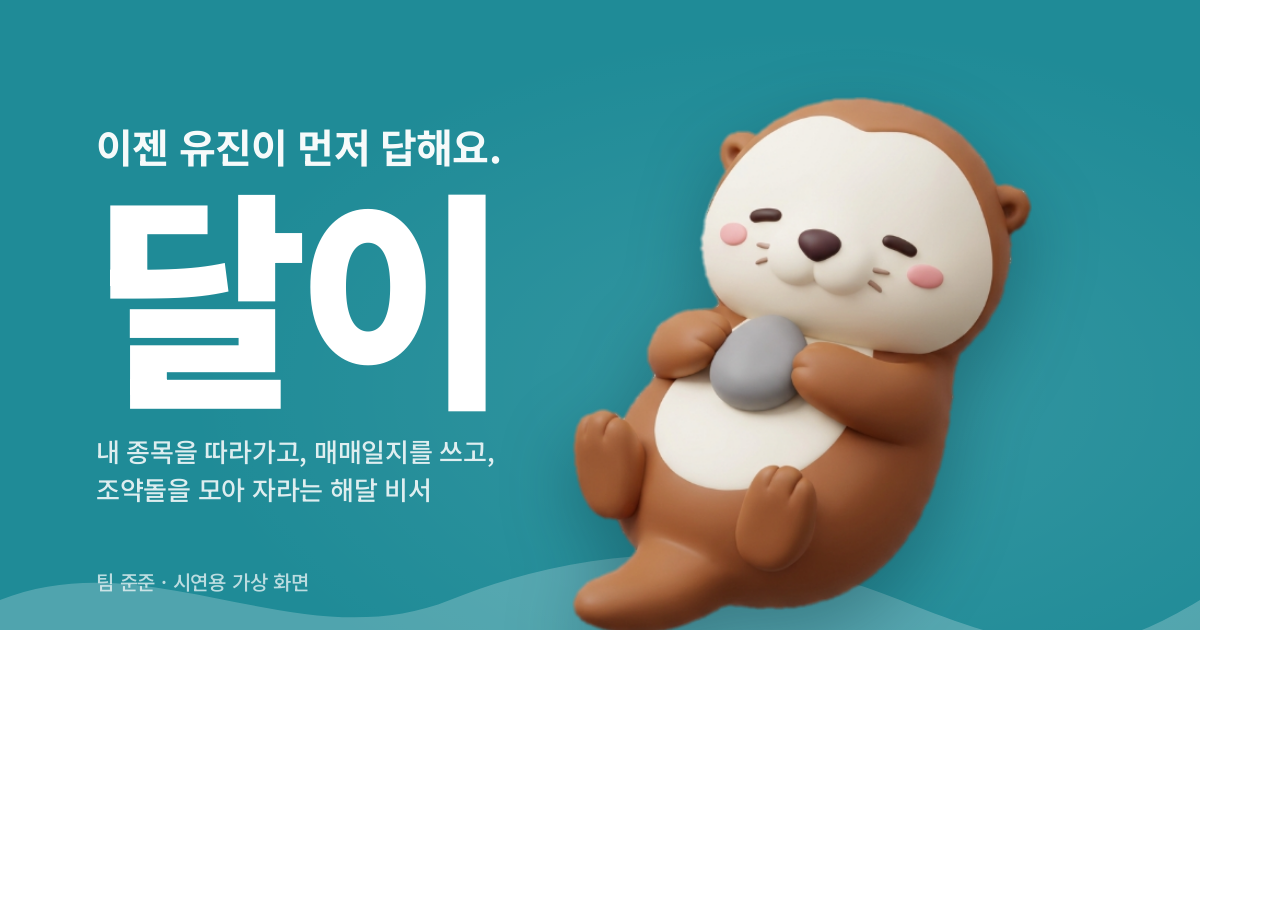
<file: tools/og.html>
<!doctype html>
<html lang="ko">
<head>
<meta charset="utf-8">
<title>달이 썸네일 (og.png 원본)</title>
<!-- 링크 미리보기 썸네일(og.png, 1200×630)의 원본. headless Chrome으로 이 페이지를 1200×630으로 찍는다: tools/og-render.mjs
     글: "이젠 유진이 먼저 답해요." / "달이". 그림: 달이 전신(features/dali/dali-body.png). 바탕은 달이 바다의 청록 -->
<link rel="preconnect" href="https://fonts.googleapis.com">
<link rel="preconnect" href="https://fonts.gstatic.com" crossorigin>
<link href="https://fonts.googleapis.com/css2?family=Noto+Sans+KR:wght@500;700;900&display=swap" rel="stylesheet">
<style>
  html, body { margin: 0; padding: 0; }
  body { width: 1200px; height: 630px; overflow: hidden; font-family: "Noto Sans KR", "Apple SD Gothic Neo", "Malgun Gothic", sans-serif; color: #fff; }
  .og {
    position: relative; width: 1200px; height: 630px; overflow: hidden;
    background: #1F8B97;
    background-image: radial-gradient(900px 520px at 68% 62%, rgba(255, 255, 255, .10), rgba(255, 255, 255, 0) 70%);
  }
  .text { position: absolute; left: 96px; top: 50%; transform: translateY(-50%); display: flex; flex-direction: column; gap: 10px; }
  .text small { font-size: 40px; font-weight: 700; letter-spacing: -.02em; line-height: 1.2; opacity: .96; }
  .text h1 { margin: -6px 0 0; font-size: 230px; font-weight: 900; line-height: 1; letter-spacing: -.05em; }
  .text p { margin: 18px 0 0; font-size: 26px; font-weight: 500; letter-spacing: -.01em; line-height: 1.45; opacity: .85; word-break: keep-all; }
  .otter { position: absolute; right: 118px; bottom: -16px; width: 560px; height: 560px; }
  .otter img { width: 100%; height: 100%; display: block; filter: drop-shadow(0 28px 36px rgba(0, 40, 48, .35)); }
  .foot { position: absolute; left: 96px; bottom: 34px; margin: 0; font-size: 20px; font-weight: 500; letter-spacing: -.01em; opacity: .7; }
  .wave { position: absolute; left: 0; right: 0; bottom: -40px; height: 150px; opacity: .22; }
</style>
</head>
<body>
<div class="og">
  <svg class="wave" viewBox="0 0 1200 150" preserveAspectRatio="none" aria-hidden="true">
    <path d="M0 80 C 150 20, 300 140, 450 80 S 750 20, 900 80 S 1100 140, 1200 80 V 150 H 0 Z" fill="#fff"/>
  </svg>
  <div class="text">
    <small>이젠 유진이 먼저 답해요.</small>
    <h1>달이</h1>
    <p>내 종목을 따라가고, 매매일지를 쓰고,<br>조약돌을 모아 자라는 해달 비서</p>
  </div>
  <p class="foot">팀 준준 · 시연용 가상 화면</p>
  <figure class="otter" style="margin:0"><img src="../features/dali/dali-body.png" alt="달이"></figure>
</div>
</body>
</html>
</file>
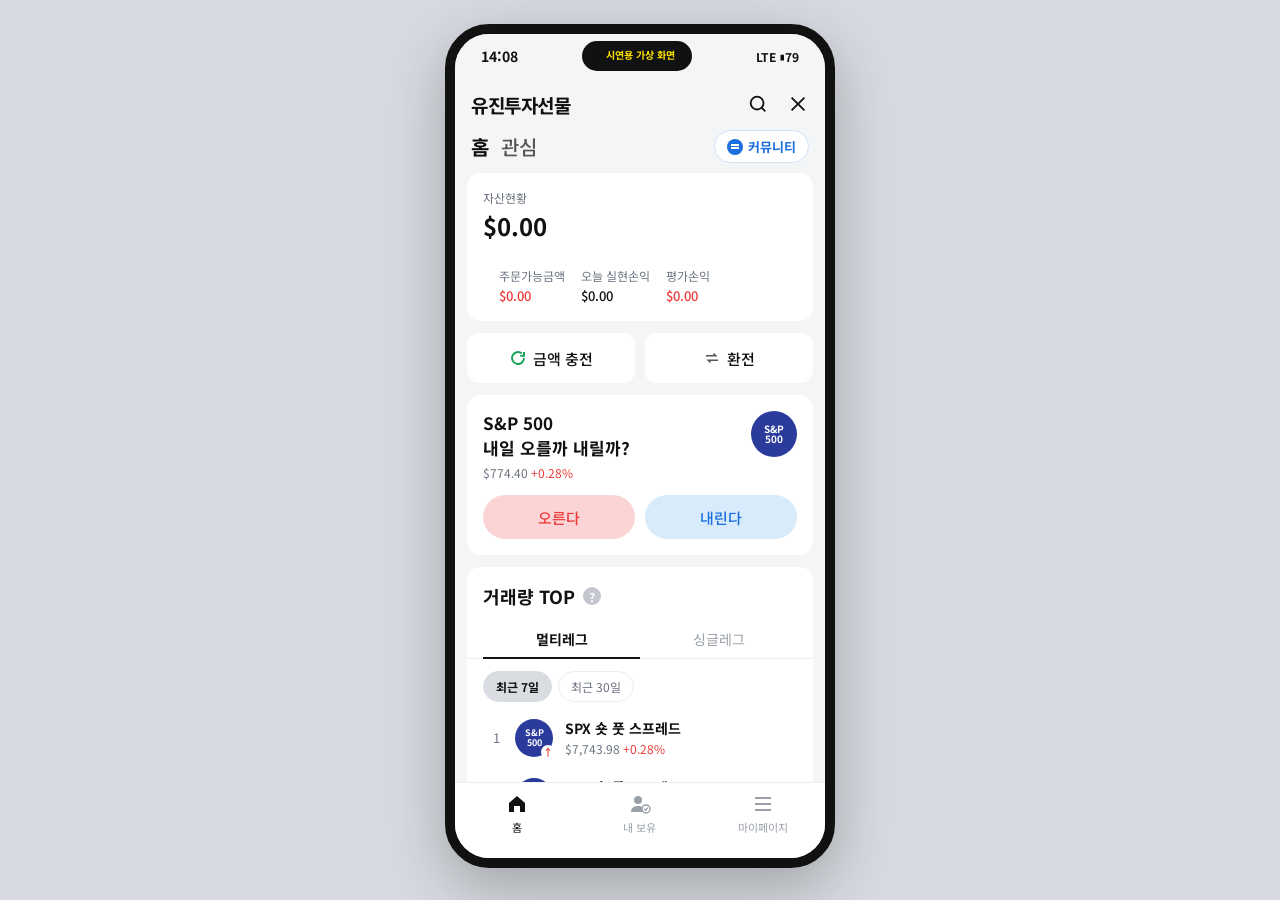
<file: ref/html/eugene_futures_app_mockup.html>
<!DOCTYPE html>
<html lang="ko">
<head>
<meta charset="UTF-8">
<meta name="viewport" content="width=device-width, initial-scale=1">
<title>유진투자선물 앱 목업</title>
<link href="https://fonts.googleapis.com/css2?family=Noto+Sans+KR:wght@400;500;700&display=swap" rel="stylesheet">
<style>
:root{
  --bg:#f4f5f7; --card:#fff; --text:#111; --sub:#6b7280; --muted:#9aa0a8; --line:#eceef1;
  --red:#ef3b3b; --red-soft:#fbd5d5; --red-tint:#fdecec; --blue:#1d6fe0; --blue-soft:#d8ebfb; --blue-tint:#e6f2fc;
  --navy:#2a3b9c; --yellow:#f9e000; --chip:#d9dce1;
}
*{box-sizing:border-box;margin:0;padding:0}
body{font-family:'Noto Sans KR',-apple-system,sans-serif;background:#d7dae0;color:var(--text);min-height:100vh;display:flex;justify-content:center;align-items:flex-start;padding:24px 16px}
button{font-family:inherit;border:none;background:none;cursor:pointer;color:inherit}
.phone{width:390px;max-width:100%;height:844px;background:var(--bg);border-radius:44px;overflow:hidden;position:relative;box-shadow:0 20px 60px rgba(0,0,0,.25);border:10px solid #111;display:flex;flex-direction:column}
.status{height:44px;flex:none;display:flex;align-items:center;justify-content:space-between;padding:0 26px;font-size:14px;font-weight:700;background:var(--bg)}
.island{width:110px;height:30px;background:#111;border-radius:20px}
.demo{position:absolute;top:13px;left:50%;transform:translateX(-50%);z-index:50;color:#f9e000;font-size:10px;font-weight:700;pointer-events:none;white-space:nowrap}
.screen{flex:1;display:none;flex-direction:column;min-height:0}
.screen.active{display:flex}
.scroll{flex:1;overflow-y:auto;padding:0 12px 16px;scrollbar-width:thin}
.scroll::-webkit-scrollbar{width:3px}.scroll::-webkit-scrollbar-thumb{background:#bbb;border-radius:3px}
/* header */
.hdr{padding:6px 16px 0;flex:none}
.hdr-top{display:flex;justify-content:space-between;align-items:center;height:40px}
.brand{font-size:19px;font-weight:700;letter-spacing:-.5px}
.icons{display:flex;gap:18px}
.icons svg{width:22px;height:22px}
.hdr-tabs{display:flex;justify-content:space-between;align-items:center;padding:6px 0 10px}
.hdr-tabs .t{font-size:20px;font-weight:500;color:#555;margin-right:12px}
.hdr-tabs .t.on{color:#111;font-weight:700}
.comm{display:flex;align-items:center;gap:5px;border:1px solid #cfe0f7;color:var(--blue);font-weight:700;font-size:13px;padding:6px 12px;border-radius:18px;background:#fff}
.comm i{width:16px;height:16px;border-radius:50%;background:var(--blue);display:inline-block;position:relative}
.comm i:after{content:'';position:absolute;left:4px;top:5px;width:8px;height:2px;background:#fff;box-shadow:0 3px 0 #fff}
.card{background:var(--card);border-radius:14px;padding:16px;margin-bottom:12px}
/* asset */
.asset .lbl{font-size:12px;color:var(--sub)}
.asset .amt{font-size:24px;font-weight:700;margin:2px 0 12px}
.asset .row{display:flex;gap:16px;font-size:12px;color:var(--sub)}
.asset .row b{display:block;font-size:13px;font-weight:500;color:var(--text);margin-top:2px}
.asset .row b.r{color:var(--red)}
.btn2{display:flex;gap:10px;margin-bottom:12px}
.btn2 button{flex:1;background:#fff;border-radius:12px;height:50px;font-size:15px;font-weight:500;display:flex;align-items:center;justify-content:center;gap:6px}
/* poll */
.poll{display:flex;justify-content:space-between}
.poll h3{font-size:17px;font-weight:700;line-height:1.45}
.poll .p{font-size:12px;color:var(--sub);margin-top:4px}
.badge{width:46px;height:46px;border-radius:50%;background:var(--navy);color:#fff;font-size:10px;font-weight:700;display:flex;align-items:center;justify-content:center;text-align:center;line-height:1.05;flex:none;position:relative}
.badge.ndq{background:#3d47b8}
.badge.sm{width:38px;height:38px;font-size:9px}
.badge .ar{position:absolute;right:-2px;bottom:-2px;width:14px;height:14px;border-radius:50%;background:#fff;display:flex;align-items:center;justify-content:center;font-size:10px;line-height:1}
.vote{display:flex;gap:10px;margin-top:14px}
.vote button{flex:1;height:44px;border-radius:22px;font-size:15px;font-weight:500;transition:.15s}
.vote .up{background:var(--red-soft);color:var(--red)}
.vote .dn{background:var(--blue-soft);color:var(--blue)}
.vote .up.sel{background:var(--red);color:#fff}.vote .dn.sel{background:var(--blue);color:#fff}
.vote-res{font-size:12px;color:var(--sub);margin-top:10px;text-align:center;display:none}
.up-c{color:var(--red)}.dn-c{color:var(--blue)}
/* top */
.sec-t{font-size:18px;font-weight:700;display:flex;align-items:center;gap:8px;margin-bottom:12px}
.q{width:18px;height:18px;border-radius:50%;background:#c4c8ce;color:#fff;font-size:12px;display:inline-flex;align-items:center;justify-content:center}
.seg{display:flex;border-bottom:1px solid var(--line);margin:0 -16px 12px;padding:0 16px}
.seg button{flex:1;padding:8px 0;font-size:14px;color:var(--muted);border-bottom:2px solid transparent;margin-bottom:-1px}
.seg button.on{color:#111;font-weight:700;border-color:#111}
.chips{display:flex;gap:6px;margin-bottom:6px}
.chip{padding:6px 12px;border:1px solid var(--line);border-radius:18px;font-size:12px;color:var(--sub);background:#fff}
.chip.on{background:var(--chip);border-color:var(--chip);color:#111;font-weight:700}
.rank{display:flex;align-items:center;gap:12px;padding:10px 6px;border-radius:10px}
.rank:active,.rank:hover{background:#f3f4f6}
.rank .n{width:14px;font-size:13px;color:var(--sub);text-align:center}
.rank .nm{font-size:14px;font-weight:700}
.rank .pr{font-size:12px;color:var(--sub);margin-top:2px}
.hot{display:inline-flex;align-items:center;gap:4px;font-size:11px;background:#f3f4f6;border-radius:12px;padding:4px 10px;margin:2px 0 4px 58px;color:#444}
.more{text-align:center;font-size:13px;color:var(--sub);padding-top:12px;border-top:1px solid var(--line);margin-top:6px}
/* watch */
.wl .it{display:flex;justify-content:space-between;align-items:center;padding:12px 2px;border-bottom:1px solid var(--line);cursor:pointer}
.wl .it:last-child{border:none}
.wl .tk{font-size:15px;font-weight:500}
.wl .tk span{font-size:13px;color:var(--sub);font-weight:400;margin-left:6px;padding-left:6px;border-left:1px solid #ddd}
.wl .cp{font-size:12px;color:var(--sub);margin-top:4px}
.wl .cp b{font-weight:500}
.bm{width:14px;height:18px;background:var(--yellow);clip-path:polygon(0 0,100% 0,100% 100%,50% 75%,0 100%);flex:none}
/* nav */
.nav{flex:none;height:76px;background:#fff;border-top:1px solid var(--line);display:flex;padding-bottom:14px}
.nav button{flex:1;display:flex;flex-direction:column;align-items:center;justify-content:center;gap:3px;font-size:11px;color:#9aa0a8}
.nav button.on{color:#111}
.nav svg{width:24px;height:24px}
/* detail */
.dhdr{display:flex;align-items:center;justify-content:space-between;padding:8px 16px;flex:none}
.dhdr .l{display:flex;align-items:center;gap:10px;font-size:15px}
.dhdr .l b{font-weight:700}
.dhdr .l span{color:var(--sub)}
.dtabs{display:flex;gap:4px;padding:0 16px;border-bottom:1px solid var(--line);flex:none}
.dtabs button{padding:10px 6px;font-size:15px;color:var(--sub);border-bottom:2px solid transparent;margin-bottom:-1px}
.dtabs button.on{color:#111;font-weight:700;border-color:#111}
.dirs{display:flex;justify-content:center;gap:14px;margin:18px 0 12px}
.dirs button{width:62px;height:62px;border-radius:14px;border:1.5px solid #dcdfe4;background:#fff;display:flex;align-items:center;justify-content:center}
.dirs button.on{border-color:#7fb3ec;background:var(--blue-tint)}
.dirs button.on.u{border-color:#f0a3a3;background:var(--red-tint)}
.dirs svg{width:34px;height:34px}
.dtitle{text-align:center;font-size:16px;font-weight:500}
.dprice{text-align:center;font-size:13px;margin:4px 0 16px}
.strat .s{padding:14px 2px;border-bottom:1px solid var(--line);cursor:pointer}
.strat .s:last-child{border:none}
.strat .h{display:flex;justify-content:space-between;font-size:15px;font-weight:500}
.strat .en{font-size:12px;color:var(--sub);margin:4px 0 6px}
.strat .ds{font-size:12.5px;color:#444}
.tags{display:flex;gap:6px;margin-top:8px}
.tag{font-size:11px;padding:3px 10px;border-radius:12px}
.tag.r{background:var(--red-tint);color:var(--red)}.tag.b{background:var(--blue-tint);color:var(--blue)}
/* info */
.chart{background:#fff;height:300px;position:relative;margin:0 -12px}
.tf{display:flex;justify-content:space-between;align-items:center;padding:12px 0}
.tf .g{display:flex;gap:8px}
.tf button{padding:6px 10px;border-radius:8px;background:#fff;font-size:13px}
.tf button.on{background:#333;color:#fff}
.ybtn{width:100%;height:52px;border-radius:26px;background:var(--yellow);font-size:15px;font-weight:700;margin-top:14px}
/* spread */
.sp-h{padding:4px 16px 0;flex:none;background:#fff}
.sp-title{display:flex;justify-content:space-between;align-items:center}
.sp-title h2{font-size:22px;font-weight:700;display:flex;gap:8px;align-items:center}
.sp-sub{font-size:14px;color:#444;margin-top:8px}
.legend{display:flex;gap:6px;align-items:center;margin-top:6px;font-size:14px}
.legend .r{background:var(--red-tint);padding:2px 6px;border-radius:4px}
.legend .b{background:var(--blue-tint);padding:2px 6px;border-radius:4px}
.exp{display:flex;gap:16px;overflow-x:auto;margin:14px -16px 0;padding:0 16px;border-bottom:1px solid var(--line);scrollbar-width:none}
.exp button{white-space:nowrap;padding:8px 0;font-size:15px;color:var(--sub);border-bottom:2px solid transparent;margin-bottom:-1px}
.exp button small{font-size:11px;color:var(--muted);margin-left:3px}
.exp button.on{color:#111;font-weight:700;border-color:#111}
.exp button.on small{color:var(--blue)}
.filt{display:flex;gap:16px;font-size:14px;padding:10px 0 4px}
.colh{display:flex;justify-content:space-between;font-size:11px;color:var(--sub);padding:6px 0}
.rows{flex:1;overflow-y:auto;position:relative}
.row{padding:12px 16px 0;cursor:pointer}
.row.loss{background:var(--blue-tint)}.row.gain{background:var(--red-tint)}
.row .top{display:flex;justify-content:space-between;align-items:flex-start}
.row .k{font-size:15px}
.row .k span{color:var(--sub)}
.row .gk{font-size:12px;color:var(--sub);margin-top:2px}
.row .pm{background:var(--red);color:#fff;font-weight:700;font-size:15px;padding:5px 10px;border-radius:6px}
.row .be{font-size:14px;font-weight:700;padding:10px 0 12px;border-bottom:1px solid rgba(0,0,0,.06)}
.zone{font-size:10px;padding:4px 16px;text-align:right}
.zone.l{color:var(--blue);background:var(--blue-tint)}.zone.g{color:var(--red);background:var(--red-tint)}
.cur{position:sticky;top:6px;z-index:5;display:flex;justify-content:center;height:0}
.cur span{background:#fff;border-radius:18px;padding:6px 14px;font-size:14px;box-shadow:0 2px 10px rgba(0,0,0,.12);white-space:nowrap;height:fit-content}
/* sheet */
.sheet-bg{position:absolute;inset:0;background:rgba(0,0,0,.4);z-index:40;display:none;align-items:flex-end}
.sheet-bg.on{display:flex}
.sheet{background:#fff;width:100%;border-radius:20px 20px 0 0;padding:20px 18px 30px}
.sheet h4{font-size:17px;margin-bottom:12px}
.sheet .kv{display:flex;justify-content:space-between;font-size:14px;padding:7px 0;border-bottom:1px solid var(--line)}
.sheet .kv span{color:var(--sub)}
.sheet .note{font-size:11px;color:var(--muted);margin-top:10px}
.toast{position:absolute;left:50%;bottom:96px;transform:translateX(-50%);background:rgba(30,30,30,.9);color:#fff;font-size:13px;padding:10px 16px;border-radius:20px;z-index:60;display:none;white-space:nowrap}
.empty{text-align:center;color:var(--sub);font-size:13px;padding:40px 0 10px}
.menu .m{display:flex;justify-content:space-between;padding:15px 2px;border-bottom:1px solid var(--line);font-size:15px}
.menu .m:last-child{border:none}
</style>
</head>
<body>
<div class="phone">
  <div class="status"><span>14:08</span><div class="island"></div><span style="font-size:12px">LTE ▮79</span></div>
  <div class="demo">시연용 가상 화면</div>

  <!-- HOME / WATCH -->
  <section class="screen active" id="s-main">
    <div class="hdr">
      <div class="hdr-top">
        <div class="brand">유진투자선물</div>
        <div class="icons">
          <svg viewBox="0 0 24 24" fill="none" stroke="#111" stroke-width="2"><circle cx="11" cy="11" r="7"/><path d="M20 20l-4-4"/></svg>
          <svg viewBox="0 0 24 24" fill="none" stroke="#111" stroke-width="2"><path d="M5 5l14 14M19 5L5 19"/></svg>
        </div>
      </div>
      <div class="hdr-tabs">
        <div><button class="t on" data-tab="home">홈</button><button class="t" data-tab="watch">관심</button></div>
        <button class="comm" onclick="toast('커뮤니티 (목업)')"><i></i>커뮤니티</button>
      </div>
    </div>

    <div class="scroll" id="tab-home">
      <div class="card asset">
        <div class="lbl">자산현황</div>
        <div class="amt">$0.00</div>
        <div class="row">
          <div>주문가능금액<b class="r">$0.00</b></div>
          <div>오늘 실현손익<b>$0.00</b></div>
          <div>평가손익<b class="r">$0.00</b></div>
        </div>
      </div>
      <div class="btn2">
        <button onclick="toast('금액 충전 (목업)')"><svg width="18" height="18" viewBox="0 0 24 24" fill="none" stroke="#18a058" stroke-width="2.6"><path d="M20 12a8 8 0 1 1-3-6.2"/><path d="M20 4v5h-5"/></svg>금액 충전</button>
        <button onclick="toast('환전 (목업)')"><svg width="18" height="18" viewBox="0 0 24 24" fill="none" stroke="#555" stroke-width="2"><path d="M4 9h13l-3-3M20 15H7l3 3"/></svg>환전</button>
      </div>
      <div class="card">
        <div class="poll">
          <div><h3>S&amp;P 500<br>내일 오를까 내릴까?</h3><div class="p">$774.40 <span class="up-c">+0.28%</span></div></div>
          <div class="badge">S&amp;P<br>500</div>
        </div>
        <div class="vote">
          <button class="up" onclick="vote(this,'up')">오른다</button>
          <button class="dn" onclick="vote(this,'dn')">내린다</button>
        </div>
        <div class="vote-res" id="voteRes">참여 완료 · 오른다 <b class="up-c">58%</b> / 내린다 <b class="dn-c">42%</b> (가상 집계)</div>
      </div>
      <div class="card">
        <div class="sec-t">거래량 TOP <span class="q">?</span></div>
        <div class="seg" id="legSeg"><button class="on" data-leg="multi">멀티레그</button><button data-leg="single">싱글레그</button></div>
        <div class="chips" id="periodChips"></div>
        <div id="topList"></div>
        <div class="more">더보기 ›</div>
      </div>
    </div>

    <div class="scroll" id="tab-watch" style="display:none">
      <div class="card wl" id="watchList" style="padding:4px 16px"></div>
    </div>
    <nav class="nav" data-nav></nav>
  </section>

  <!-- DETAIL -->
  <section class="screen" id="s-detail">
    <div class="dhdr">
      <div class="l"><button onclick="go('s-main')"><svg width="22" height="22" viewBox="0 0 24 24" fill="none" stroke="#111" stroke-width="2"><path d="M20 12H5M11 6l-6 6 6 6"/></svg></button><b id="dTk">SPX</b><span id="dNm">S&amp;P 500 Index</span></div>
      <div class="bm"></div>
    </div>
    <div class="dtabs"><button class="on" data-d="strat">옵션 전략 선택</button><button data-d="info">정보</button></div>
    <div class="scroll" id="d-strat">
      <div class="dirs" id="dirs"></div>
      <div class="dtitle" id="dirTitle"></div>
      <div class="dprice">현재 가격: <span class="up-c" id="dCur"></span></div>
      <div class="card strat" id="stratList" style="padding:4px 16px"></div>
    </div>
    <div class="scroll" id="d-info" style="display:none">
      <div class="chart"><svg id="chartSvg" width="100%" height="300" viewBox="0 0 390 300" preserveAspectRatio="none"></svg></div>
      <div class="tf"><div class="g" id="tfBtns"><button class="on">1분 ▾</button><button>1일</button><button>1주</button><button>1달</button></div><button>1일 ▾</button></div>
      <div class="card">
        <div class="sec-t" style="font-size:17px">보유종목</div>
        <div class="empty">보유중인 종목이 없어요.</div>
        <button class="ybtn" onclick="setDTab('strat')">옵션 전략 선택하기</button>
      </div>
    </div>
  </section>

  <!-- SPREAD -->
  <section class="screen" id="s-spread">
    <div class="dhdr" style="background:#fff">
      <div class="l"><button onclick="go('s-detail')"><svg width="22" height="22" viewBox="0 0 24 24" fill="none" stroke="#111" stroke-width="2"><path d="M20 12H5M11 6l-6 6 6 6"/></svg></button><b class="sTk">SPX</b><span class="sNm">S&amp;P 500 Index</span></div>
      <div class="bm"></div>
    </div>
    <div class="sp-h">
      <div class="sp-title"><h2 id="spName">숏 콜 스프레드 <span class="q">?</span></h2>
        <svg width="22" height="22" viewBox="0 0 24 24" fill="none" stroke="#111" stroke-width="2"><path d="M6 4v16M12 4v16M18 4v16"/><circle cx="6" cy="14" r="2" fill="#fff"/><circle cx="12" cy="8" r="2" fill="#fff"/><circle cx="18" cy="15" r="2" fill="#fff"/></svg></div>
      <div class="sp-sub">현재가가 만기까지 유지된다면</div>
      <div class="legend"><span class="r">빨간 영역 <b class="up-c">수익</b></span>, <span class="b">파란 영역 <b class="dn-c">손실</b></span> 예상</div>
      <div class="exp" id="expTabs"></div>
      <div class="filt"><span>가격폭 <b>$5</b> ▾</span><span>리스트 전체 ▾</span></div>
      <div class="colh"><span id="colL">행사가 (숏 콜 / 롱 콜)</span><span id="colR">받을 프리미엄</span></div>
    </div>
    <div class="rows" id="rows"></div>
  </section>

  <!-- HOLD / MY -->
  <section class="screen" id="s-hold">
    <div class="hdr"><div class="hdr-top"><div class="brand">내 보유</div></div></div>
    <div class="scroll"><div class="card"><div class="empty">보유중인 종목이 없어요.</div><button class="ybtn" onclick="openDetail(0)">옵션 전략 선택하기</button></div></div>
    <nav class="nav" data-nav></nav>
  </section>
  <section class="screen" id="s-my">
    <div class="hdr"><div class="hdr-top"><div class="brand">마이페이지</div></div></div>
    <div class="scroll"><div class="card menu">
      <div class="m">내 정보<span>›</span></div><div class="m">입출금 내역<span>›</span></div><div class="m">주문 내역<span>›</span></div><div class="m">알림 설정<span>›</span></div><div class="m">고객센터<span>›</span></div><div class="m">약관 및 정책<span>›</span></div>
    </div></div>
    <nav class="nav" data-nav></nav>
  </section>

  <div class="sheet-bg" id="sheet" onclick="if(event.target===this)this.classList.remove('on')"><div class="sheet" id="sheetBody"></div></div>
  <div class="toast" id="toast"></div>
</div>

<script>
const $=s=>document.querySelector(s), $$=s=>[...document.querySelectorAll(s)];
const fmt=n=>'$'+n.toLocaleString('en-US',{minimumFractionDigits:2,maximumFractionDigits:2});
function toast(m){const t=$('#toast');t.textContent=m;t.style.display='block';clearTimeout(t._t);t._t=setTimeout(()=>t.style.display='none',1400)}

/* ===== 가상 데이터 ===== */
const SYMS=[
 {tk:'SPX',nm:'S&P 500 Index',p:7743.98,c:0.28,b:'S&P<br>500'},
 {tk:'XSP',nm:'Mini S&P 500 Index',p:774.40,c:0.28,b:'S&P<br>500'},
 {tk:'TSLA',nm:'Tesla, Inc. - Common Stock',p:null},
 {tk:'NVDA',nm:'NVIDIA Corporation - Common Stock',p:null},
 {tk:'PLTR',nm:'Palantir Technologies Inc. - Class A Co...',p:null},
 {tk:'IONQ',nm:'IonQ, Inc. Common Stock',p:null},
 {tk:'SPY',nm:'State Street SPDR S&P 500 ETF Trust',p:null},
 {tk:'QQQ',nm:'Invesco QQQ Trust, Series 1',p:718.05,c:0.59,b:'나스닥'}
];
const TOP={
 multi:{
  '최근 7일':[['SPX','숏 풋 스프레드',7743.98,.28,'up'],['SPX','숏 콜 스프레드',7743.98,.28,'dn'],['NBIS','롱 콜 스프레드',173.00,7.00,'up','nv'],['XSP','롱 콜 스프레드',774.40,.28,'up'],['SPX','숏 아이언 버터플라이',7743.98,.28,'side']],
  '최근 30일':[['SPX','숏 콜 스프레드',7743.98,.28,'dn'],['SPX','숏 풋 스프레드',7743.98,.28,'up'],['XSP','롱 콜 스프레드',774.40,.28,'up'],['QQQ','롱 풋 스프레드',718.05,.59,'dn','ndq'],['SPX','숏 아이언 버터플라이',7743.98,.28,'side']]},
 single:{
  '전일':[['NVDA','롱콜',213.99,-1.15,'up','nv',true],['XSP','롱풋',774.40,.28,'dn'],['SPX','롱콜',7743.98,.28,'up'],['QQQ','롱풋',718.05,.59,'dn','ndq'],['XSP','롱콜',774.40,.28,'up']],
  '최근 7일':[['XSP','롱콜',774.40,.28,'up'],['XSP','롱풋',774.40,.28,'dn'],['SPX','롱콜',7743.98,.28,'up'],['SPX','롱풋',7743.98,.28,'dn'],['QQQ','롱콜',718.05,.59,'up','ndq']],
  '최근 30일':[['XSP','롱풋',774.40,.28,'dn'],['XSP','롱콜',774.40,.28,'up'],['SPX','롱콜',7743.98,.28,'up'],['SPX','롱풋',7743.98,.28,'dn'],['QQQ','롱풋',718.05,.59,'dn','ndq']]}
};
let leg='multi', period='최근 7일';

function badge(kind,dir){
  const ar=dir==='up'?'<span class="ar" style="color:var(--red)">↑</span>':dir==='dn'?'<span class="ar" style="color:var(--blue)">↓</span>':'';
  if(kind==='nv') return `<div class="badge sm" style="background:#eef8e6;color:#4f9a1d;font-size:15px">N${ar}</div>`;
  if(kind==='ndq') return `<div class="badge sm ndq">나스닥${ar}</div>`;
  return `<div class="badge sm">S&amp;P<br>500${ar}</div>`;
}
function renderTop(){
  const periods=Object.keys(TOP[leg]);
  if(!periods.includes(period)) period=periods[0];
  $('#periodChips').innerHTML=periods.map(p=>`<button class="chip ${p===period?'on':''}">${p}</button>`).join('');
  $$('#periodChips .chip').forEach(b=>b.onclick=()=>{period=b.textContent;renderTop()});
  $('#topList').innerHTML=TOP[leg][period].map((r,i)=>`
    <div class="rank" onclick="openDetail(${Math.max(0,SYMS.findIndex(s=>s.tk===r[0]))})">
      <div class="n">${i+1}</div>${badge(r[5],r[4])}
      <div><div class="nm">${r[0]} ${r[1]}</div><div class="pr">${fmt(r[2])} <span class="${r[3]>=0?'up-c':'dn-c'}">${r[3]>=0?'+':''}${r[3].toFixed(2)}%</span></div></div>
    </div>${r[6]?'<div class="hot">🔥 평소보다 2배 이상 거래되고 있어요.</div>':''}`).join('');
}
$$('#legSeg button').forEach(b=>b.onclick=()=>{$$('#legSeg button').forEach(x=>x.classList.remove('on'));b.classList.add('on');leg=b.dataset.leg;renderTop()});

function vote(btn,d){$$('.vote button').forEach(b=>b.classList.remove('sel'));btn.classList.add('sel');$('#voteRes').style.display='block'}

function renderWatch(){
  $('#watchList').innerHTML=SYMS.map((s,i)=>`
    <div class="it" onclick="openDetail(${i})">
      <div><div class="tk">${s.tk}<span>${s.nm}</span></div>
      <div class="cp">현재가격 ${s.p?`<b class="up-c">${fmt(s.p)} ▲ ${s.c.toFixed(2)}%</b>`:'<b style="display:inline-block;width:40px;height:16px;background:#eee;border:1px solid #ddd;border-radius:3px;vertical-align:middle"></b>'}</div></div>
      <div class="bm"></div></div>`).join('');
}
$$('.hdr-tabs .t').forEach(b=>b.onclick=()=>{$$('.hdr-tabs .t').forEach(x=>x.classList.remove('on'));b.classList.add('on');
  $('#tab-home').style.display=b.dataset.tab==='home'?'block':'none';$('#tab-watch').style.display=b.dataset.tab==='watch'?'block':'none'});

/* nav */
const NAV=[['s-main','홈','<path d="M4 11l8-7 8 7v9h-5v-6H9v6H4z" fill="currentColor"/>'],
 ['s-hold','내 보유','<circle cx="10" cy="8" r="4" fill="currentColor"/><path d="M3 20c0-4 3-6 7-6s7 2 7 6z" fill="currentColor"/><circle cx="18" cy="17" r="4" fill="#fff" stroke="currentColor" stroke-width="1.5"/><path d="M16.3 17l1.2 1.2 2.2-2.4" stroke="currentColor" stroke-width="1.5" fill="none"/>'],
 ['s-my','마이페이지','<path d="M4 6h16M4 12h16M4 18h16" stroke="currentColor" stroke-width="2"/>']];
$$('[data-nav]').forEach(n=>{const cur=n.closest('.screen').id;
  n.innerHTML=NAV.map(([id,l,ic])=>`<button class="${id===cur?'on':''}" onclick="go('${id}')"><svg viewBox="0 0 24 24">${ic}</svg>${l}</button>`).join('')});
function go(id){$$('.screen').forEach(s=>s.classList.toggle('active',s.id===id));$('#sheet').classList.remove('on')}

/* ===== 상세 / 전략 ===== */
const DIRS=[
 {k:'up',t:'이 종목 가격이 오를 것 같다면',ic:'<path d="M12 20V5M6 11l6-6 6 6" stroke="#ef3b3b" stroke-width="2.6" fill="none" stroke-linecap="round"/>',
  s:[['롱콜','Long Call','콜 옵션을 구매해서 수익은 무제한, 손실은 제한해요.'],
     ['롱 콜 스프레드','Long Call Spread','2개의 옵션을 조합하여 수익과 손실을 제한해요.',[['롱콜','r'],['숏콜','b']],'lcs'],
     ['숏 풋 스프레드','Short Put Spread','2개의 옵션을 조합하여 수익과 손실을 제한해요.',[['롱풋','r'],['숏풋','b']],'sps']]},
 {k:'dn',t:'이 종목 가격이 내릴 것 같다면',ic:'<path d="M12 4v15M6 13l6 6 6-6" stroke="#1d6fe0" stroke-width="2.6" fill="none" stroke-linecap="round"/>',
  s:[['롱풋','Long Put','풋 옵션을 구매해서 수익은 무제한, 손실은 제한해요.'],
     ['롱 풋 스프레드','Long Put Spread','2개의 옵션을 조합하여 수익과 손실을 제한해요.',[['숏풋','b'],['롱풋','r']],'lps'],
     ['숏 콜 스프레드','Short Call Spread','2개의 옵션을 조합하여 수익과 손실을 제한해요.',[['숏콜','b'],['롱콜','r']],'scs']]},
 {k:'vol',t:'이 종목 가격이 크게 움직일 것 같다면',ic:'<path d="M3 18l5-12 5 12 4-8 4 4" stroke="#e33fc0" stroke-width="2.4" fill="none" stroke-linejoin="round"/>',
  s:[['롱 스트래들','Long Straddle','같은 행사가의 콜과 풋을 함께 사서 큰 변동에 대비해요.',[['롱콜','r'],['롱풋','r']]],
     ['롱 스트랭글','Long Strangle','다른 행사가의 콜과 풋을 함께 사서 큰 변동에 대비해요.',[['롱콜','r'],['롱풋','r']]]]},
 {k:'side',t:'이 종목 가격이 횡보할 것 같다면',ic:'<path d="M3 13c3-5 6-5 9 0s6 5 9 0" stroke="#7a3fe0" stroke-width="2.4" fill="none"/>',
  s:[['숏 아이언 버터플라이','Short Iron Butterfly','4개의 옵션을 조합하여 가격이 머물 때 수익을 노려요.',[['숏콜','b'],['숏풋','b'],['롱콜','r'],['롱풋','r']]],
     ['숏 아이언 콘도르','Short Iron Condor','4개의 옵션을 조합하여 일정 구간에 머물 때 수익을 노려요.',[['숏콜','b'],['숏풋','b'],['롱콜','r'],['롱풋','r']]]]}
];
let sym=SYMS[0], dir=0;
function openDetail(i){sym=SYMS[i];sym.p=sym.p||[0,0,412.30,213.99,182.75,48.62,672.10,0][i];sym.c=sym.c??0.15;
  $('#dTk').textContent=sym.tk;$('#dNm').textContent=sym.nm;$('#dCur').textContent=`${fmt(sym.p)} ▲ ${sym.c.toFixed(2)}%`;
  dir=0;renderDirs();setDTab('strat');drawChart();go('s-detail')}
function renderDirs(){
  $('#dirs').innerHTML=DIRS.map((d,i)=>`<button class="${i===dir?'on '+(d.k==='up'?'u':''):''}" onclick="dir=${i};renderDirs()"><svg viewBox="0 0 24 24">${d.ic}</svg></button>`).join('');
  const d=DIRS[dir];$('#dirTitle').textContent=d.t;
  $('#stratList').innerHTML=d.s.map(s=>`
    <div class="s" onclick="${s[4]?`openSpread('${s[4]}','${s[0]}')`:`toast('${s[0]} 주문 화면 (목업)')`}">
      <div class="h">${s[0]}<span>›</span></div><div class="en">${s[1]}</div><div class="ds">${s[2]}</div>
      ${s[3]?`<div class="tags">${s[3].map(t=>`<span class="tag ${t[1]}">${t[0]}</span>`).join('')}</div>`:''}
    </div>`).join('');
}
function setDTab(t){$$('.dtabs button').forEach(b=>b.classList.toggle('on',b.dataset.d===t));$('#d-strat').style.display=t==='strat'?'block':'none';$('#d-info').style.display=t==='info'?'block':'none'}
$$('.dtabs button').forEach(b=>b.onclick=()=>setDTab(b.dataset.d));
$$('#tfBtns button').forEach(b=>b.onclick=()=>{$$('#tfBtns button').forEach(x=>x.classList.remove('on'));b.classList.add('on');drawChart()});

let seed=7;const rnd=()=>(seed=(seed*16807)%2147483647)/2147483647;
function drawChart(){
  const n=80,pts=[];let v=0;for(let i=0;i<n;i++){v+=(rnd()-.47);pts.push(v)}
  const mn=Math.min(...pts),mx=Math.max(...pts);
  const xy=pts.map((p,i)=>[i*(390/(n-1)),40+(1-(p-mn)/(mx-mn))*220]);
  const d=xy.map((q,i)=>(i?'L':'M')+q[0].toFixed(1)+' '+q[1].toFixed(1)).join(' ');
  const last=xy[n-1];
  $('#chartSvg').innerHTML=`<defs><linearGradient id="g" x1="0" x2="0" y1="0" y2="1"><stop offset="0" stop-color="#ef3b3b" stop-opacity=".18"/><stop offset="1" stop-color="#ef3b3b" stop-opacity="0"/></linearGradient></defs>
   <path d="${d} L390 300 L0 300Z" fill="url(#g)"/><path d="${d}" fill="none" stroke="#ef3b3b" stroke-width="2"/>
   <line x1="0" x2="390" y1="${last[1]}" y2="${last[1]}" stroke="#ef3b3b" stroke-dasharray="3 3" stroke-width=".8"/>
   <circle cx="${last[0]-4}" cy="${last[1]}" r="5" fill="#ef3b3b"/>`;
}

/* ===== 스프레드 리스트 ===== */
const SPREAD={
 scs:{col:'행사가 (숏 콜 / 롱 콜)',pr:'받을 프리미엄',credit:true,type:'call'},
 lcs:{col:'행사가 (롱 콜 / 숏 콜)',pr:'낼 프리미엄',credit:false,type:'call'},
 sps:{col:'행사가 (숏 풋 / 롱 풋)',pr:'받을 프리미엄',credit:true,type:'put'},
 lps:{col:'행사가 (롱 풋 / 숏 풋)',pr:'낼 프리미엄',credit:false,type:'put'}
};
let spKey='scs',expIdx=0;
const EXPS=[['10월 29일','0일 후 만기'],['10월 30일','1일'],['11월 2일','4일'],['11월 3일','5일'],['11월 6일','8일']];
function openSpread(k,name){spKey=k;expIdx=0;
  $('.sTk').textContent=sym.tk;$('.sNm').textContent=sym.nm;
  $('#spName').innerHTML=`${name} <span class="q">?</span>`;$('#colL').textContent=SPREAD[k].col;$('#colR').textContent=SPREAD[k].pr;
  renderExp();renderRows();go('s-spread');
  setTimeout(()=>{const c=$('#rows .anchor');if(c)$('#rows').scrollTop=c.offsetTop-160},30)}
function renderExp(){$('#expTabs').innerHTML=EXPS.map((e,i)=>`<button class="${i===expIdx?'on':''}" onclick="expIdx=${i};renderExp();renderRows()">${e[0]}<small>${e[1]}</small></button>`).join('')}
function renderRows(){
  const cfg=SPREAD[spKey],P=sym.p,step=P>1000?5:1,w=step;
  const base=Math.round(P/step)*step,T=(expIdx+1)*0.6;
  let html='',prevGain=null,anchorDone=false;
  for(let j=-10;j<=10;j++){
    const k1=base+j*step;let lo,hi;
    // short/long legs
    if(cfg.type==='call'){lo=k1;hi=k1+w}else{lo=k1-w;hi=k1}
    const mid=(lo+hi)/2,dist=(mid-P)/(step*4);
    let callish=1/(1+Math.exp(dist*1.6/Math.sqrt(T)));           // prob ITM for call side
    let val=w*(cfg.type==='call'?callish:1-callish);               // spread value
    let prem=Math.max(.05,cfg.credit?val:val);
    prem=Math.round(prem*20)/20;
    const iv=(0.13+Math.abs(dist)*0.006+rnd()*.01).toFixed(2), delta=(-(0.05+0.04*callish)).toFixed(2);
    let be,txt,gain;
    if(spKey==='scs'){be=lo+prem;txt=`주가가 ${fmt(be)}보다 낮으면 수익`;gain=P<be}
    if(spKey==='lcs'){be=lo+prem;txt=`주가가 ${fmt(be)}보다 높으면 수익`;gain=P>be}
    if(spKey==='sps'){be=hi-prem;txt=`주가가 ${fmt(be)}보다 높으면 수익`;gain=P>be}
    if(spKey==='lps'){be=hi-prem;txt=`주가가 ${fmt(be)}보다 낮으면 수익`;gain=P<be}
    if(prevGain!==null&&prevGain!==gain&&!anchorDone){html+=`<div class="cur anchor"><span>현재 가격 ${fmt(P)} <b class="up-c">+${sym.c.toFixed(2)}%</b></span></div>`;anchorDone=true}
    if(prevGain===null||prevGain!==gain) html+=`<div class="zone ${gain?'g':'l'}">${gain?'수익예상 ▾':'손실예상 ▾'}</div>`;
    prevGain=gain;
    const legs=cfg.col.includes('숏 콜 / 롱')||cfg.col.includes('숏 풋 / 롱')?[cfg.type==='call'?lo:hi,cfg.type==='call'?hi:lo]:[cfg.type==='call'?lo:hi,cfg.type==='call'?hi:lo];
    html+=`<div class="row ${gain?'gain':'loss'}" onclick="openOrder(${legs[0]},${legs[1]},${prem},'${txt}')">
      <div class="top"><div><div class="k">${fmt(legs[0])} <span>/ ${fmt(legs[1])}</span></div><div class="gk">IV: ${iv} &nbsp; 베가: ${delta}</div></div><div class="pm">${fmt(prem)}</div></div>
      <div class="be">만기 때, ${txt}</div></div>`;
  }
  $('#rows').innerHTML=html;
}
function openOrder(a,b,p,txt){
  const cfg=SPREAD[spKey],mult=100;
  const maxG=cfg.credit?p*mult:((Math.abs(b-a)-p)*mult), maxL=cfg.credit?((Math.abs(b-a)-p)*mult):p*mult;
  $('#sheetBody').innerHTML=`<h4>${$('#spName').textContent.replace('?','').trim()} · ${sym.tk}</h4>
   <div class="kv"><span>만기일</span><b>${EXPS[expIdx][0]}</b></div>
   <div class="kv"><span>행사가</span><b>${fmt(a)} / ${fmt(b)}</b></div>
   <div class="kv"><span>${cfg.pr}</span><b class="up-c">${fmt(p)}</b></div>
   <div class="kv"><span>최대 수익 (1계약)</span><b class="up-c">${fmt(maxG)}</b></div>
   <div class="kv"><span>최대 손실 (1계약)</span><b class="dn-c">${fmt(maxL)}</b></div>
   <div class="kv"><span>손익분기</span><b>만기 때, ${txt}</b></div>
   <button class="ybtn" onclick="$('#sheet').classList.remove('on');toast('시연용 화면으로 실제 주문되지 않아요')">주문하기</button>
   <div class="note">※ 시연용 가상 화면입니다. 표시된 가격·손익은 가상 데이터이며 투자 권유가 아닙니다.</div>`;
  $('#sheet').classList.add('on');
}

renderTop();renderWatch();
</script>
</body>
</html>
</file>
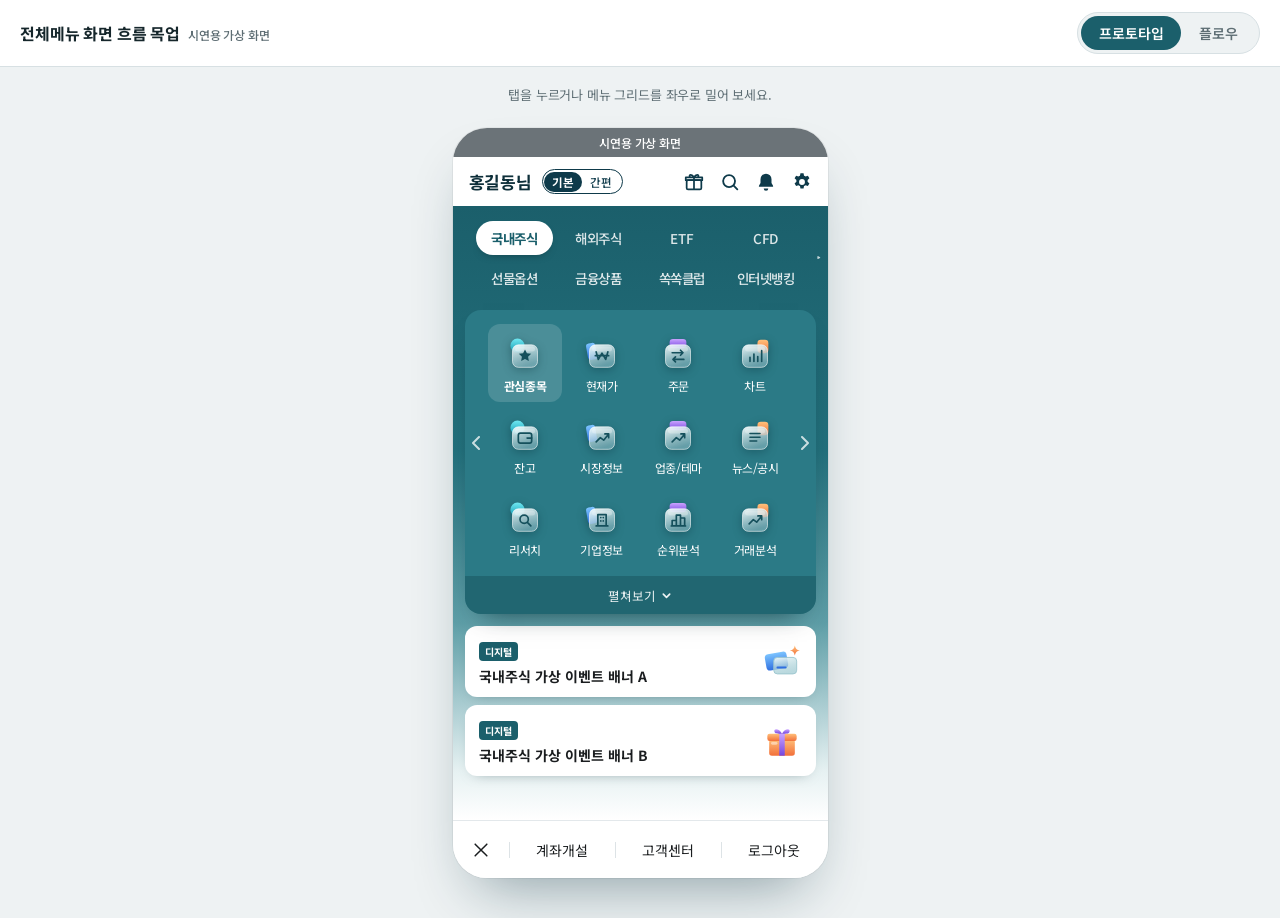
<file: ref/html/mts_menu_flow.html>
<!DOCTYPE html>
<html lang="ko">
<head>
<meta charset="utf-8">
<meta name="viewport" content="width=device-width, initial-scale=1, viewport-fit=cover">
<title>전체메뉴 화면 흐름 목업 · 시연용 가상 화면</title>
<link rel="preconnect" href="https://fonts.googleapis.com">
<link rel="preconnect" href="https://fonts.gstatic.com" crossorigin>
<link href="https://fonts.googleapis.com/css2?family=Noto+Sans+KR:wght@400;500;700&display=swap" rel="stylesheet">
<style>
  /* ===== 바깥 화면 (라이트/다크 대응) ===== */
  :root {
    --bg: #EEF2F3; --surface: #FFFFFF; --ink: #15262B; --muted: #5E6E74; --line: #D7E0E3;
    --accent: #1B5F6B; --accent-ink: #FFFFFF; --note: #FFF4C7; --note-ink: #5A4A10;
    box-sizing: border-box;
    padding-top: env(safe-area-inset-top, 0px);
    padding-bottom: env(safe-area-inset-bottom, 0px);
    font-family: "Pretendard", "Pretendard Variable", -apple-system, BlinkMacSystemFont, "Apple SD Gothic Neo", "Noto Sans KR", "Malgun Gothic", sans-serif;
  }
  @media (prefers-color-scheme: dark) {
    :root:not([data-theme="light"]) {
      --bg: #11181A; --surface: #1A2427; --ink: #E3ECEE; --muted: #93A5AA; --line: #2B393D;
      --accent: #5FC3CF; --accent-ink: #0C2A30; --note: #3B3418; --note-ink: #F2E2A6; color-scheme: dark;
    }
  }
  :root[data-theme="dark"] {
    --bg: #11181A; --surface: #1A2427; --ink: #E3ECEE; --muted: #93A5AA; --line: #2B393D;
    --accent: #5FC3CF; --accent-ink: #0C2A30; --note: #3B3418; --note-ink: #F2E2A6; color-scheme: dark;
  }
  *, *::before, *::after { box-sizing: border-box; }
  html { scroll-padding-top: env(safe-area-inset-top, 0px); }
  body { margin: 0; background: var(--bg); color: var(--ink); -webkit-font-smoothing: antialiased; letter-spacing: -0.01em; }
  body::before { content: ""; position: fixed; inset: 0 0 auto; height: env(safe-area-inset-top, 0px); z-index: 10; background: var(--surface); }
  button { font: inherit; color: inherit; background: none; border: 0; padding: 0; cursor: pointer; }
  button:focus-visible { outline: 2px solid #FFB020; outline-offset: 2px; }

  .topbar {
    position: sticky; top: env(safe-area-inset-top, 0px); z-index: 5;
    display: flex; align-items: center; justify-content: space-between; gap: 12px; flex-wrap: wrap;
    padding: 12px 20px; background: var(--surface); border-bottom: 1px solid var(--line);
  }
  .topbar h1 { margin: 0; font-size: 16px; font-weight: 700; }
  .topbar h1 small { margin-left: 8px; font-size: 12px; font-weight: 500; color: var(--muted); }
  .seg { display: flex; padding: 3px; border-radius: 999px; background: var(--bg); border: 1px solid var(--line); }
  .seg a {
    padding: 7px 18px; border-radius: 999px; font-size: 14px; font-weight: 600;
    color: var(--muted); text-decoration: none;
  }
  .seg a.on { background: var(--accent); color: var(--accent-ink); }

  .view[hidden] { display: none; }
  .proto { display: flex; justify-content: center; padding: 24px 12px 40px; }
  .proto-hint { text-align: center; color: var(--muted); font-size: 13px; margin: 18px 16px 0; }

  /* 플로우 */
  .flow-scroll { overflow-x: auto; padding: 28px 24px 40px; }
  .flow { display: flex; align-items: flex-start; width: max-content; margin: 0 auto; }
  .step { flex: 0 0 auto; width: 210px; }
  .thumb {
    position: relative; width: 210px; height: 437px; border-radius: 20px; overflow: hidden;
    box-shadow: 0 16px 32px -16px rgba(11, 51, 64, .45), 0 0 0 1px var(--line);
  }
  .thumb > .phone { transform: scale(.56); transform-origin: 0 0; box-shadow: none; }
  .cap { margin-top: 14px; }
  .cap .no {
    display: inline-block; padding: 2px 8px; border-radius: 6px; font-size: 12px; font-weight: 700;
    background: var(--accent); color: var(--accent-ink);
  }
  .cap h2 { margin: 8px 0 4px; font-size: 15px; }
  .cap p { margin: 0; font-size: 13px; line-height: 1.5; color: var(--muted); word-break: keep-all; }
  .cap .memo {
    margin-top: 8px; padding: 8px 10px; border-radius: 8px; background: var(--note); color: var(--note-ink);
    font-size: 12px; line-height: 1.5; word-break: keep-all;
  }
  .cap .memo code { font-size: 11.5px; }
  .link {
    flex: 0 0 auto; width: 124px; margin-top: 190px;
    display: flex; flex-direction: column; align-items: center; gap: 6px; padding: 0 8px;
  }
  .link span { font-size: 12.5px; font-weight: 600; color: var(--accent); text-align: center; word-break: keep-all; line-height: 1.4; }
  .link svg { width: 100%; height: 14px; color: var(--accent); }
  @media (max-width: 760px) {
    .flow { flex-direction: column; align-items: center; width: auto; }
    .step { width: 210px; }
    .link { width: auto; margin: 14px 0; flex-direction: row-reverse; gap: 10px; }
    .link svg { width: 14px; height: 44px; }
    .link svg.h { display: none; }
  }
  @media (min-width: 761px) { .link svg.v { display: none; } }

  /* ===== 휴대폰 화면 ===== */
  .phone {
    position: relative; width: 375px; height: 780px; background: #fff; border-radius: 34px; overflow: hidden;
    display: flex; flex-direction: column; color: #1A1D1F;
    box-shadow: 0 30px 60px -24px rgba(11, 51, 64, .45), 0 0 0 1px rgba(0,0,0,.05);
    font-family: inherit;
  }
  .proto .phone { height: min(780px, calc(100dvh - 150px)); min-height: 600px; }
  @media (max-width: 420px) { .proto { padding: 12px 0 24px; } .proto .phone { width: 100%; max-width: 390px; border-radius: 20px; } }

  .demo-band { flex: 0 0 auto; background: #6B7378; color: #fff; font-size: 12px; font-weight: 500; text-align: center; padding: 6px 0; }
  .app-head { flex: 0 0 auto; display: flex; align-items: center; justify-content: space-between; padding: 12px 14px 12px 16px; background: #fff; }
  .who { display: flex; align-items: center; gap: 10px; }
  .who strong { font-size: 17px; font-weight: 700; color: #0E2F3A; }
  .mode { display: flex; border: 1.5px solid #0E3A4A; border-radius: 999px; padding: 1.5px; }
  .mode button { font-size: 11.5px; padding: 2px 8px; border-radius: 999px; color: #0E3A4A; font-weight: 500; }
  .mode button.on { background: #0E3A4A; color: #fff; font-weight: 700; }
  .head-icons { display: flex; gap: 12px; }
  .head-icons button { width: 24px; height: 24px; display: grid; place-items: center; color: #0E3A4A; }
  .head-icons svg { width: 22px; height: 22px; }

  .body {
    flex: 1 1 auto; overflow-y: auto; overflow-x: hidden; padding-bottom: 18px;
    background: linear-gradient(180deg, #1B5F6B 0%, #23707C 40%, #5E9EA7 68%, #E6F1F2 92%, #FFFFFF 100%);
  }

  .cats { position: relative; padding: 12px 20px 8px; }
  .cats-vp { overflow-x: auto; scrollbar-width: none; overscroll-behavior-x: contain; }
  .cats-vp::-webkit-scrollbar { display: none; }
  .cats-grid { display: grid; grid-template-columns: repeat(6, var(--colw, 84px)); grid-template-rows: repeat(2, 40px); }
  .cat {
    align-self: center; height: 34px; margin: 0 3px; border-radius: 17px;
    color: rgba(255,255,255,.85); font-size: 13.5px; font-weight: 500; white-space: nowrap; letter-spacing: -0.03em;
    transition: background-color .25s ease, color .25s ease;
  }
  .cat.on { background: #fff; color: #1B5F6B; font-weight: 700; box-shadow: 0 4px 10px -6px rgba(0,0,0,.5); }
  .edge { position: absolute; top: 50%; transform: translateY(-50%); font-size: 11px; color: rgba(255,255,255,.75); transition: opacity .2s ease; pointer-events: none; }
  .edge.l { left: 6px; } .edge.r { right: 6px; }
  .edge.off { opacity: 0; }

  .panel {
    position: relative; margin: 4px 12px 0; background: #2B7A86; border-radius: 16px; overflow: hidden;
    box-shadow: 0 14px 26px -18px rgba(3, 30, 36, .8);
  }
  .vp { overflow: hidden; margin: 0 20px; padding-top: 10px; touch-action: pan-y; user-select: none; -webkit-user-select: none; }
  .track { display: flex; align-items: flex-start; transition: transform .3s ease; }
  .page { flex: 0 0 100%; min-width: 0; display: grid; grid-template-columns: repeat(4, minmax(0, 1fr)); gap: 4px 2px; align-content: start; padding: 4px 3px 10px; }
  .tile {
    position: relative; display: flex; flex-direction: column; align-items: center; gap: 4px;
    padding: 8px 2px 7px; border-radius: 12px; border: 2px solid transparent;
    color: #fff; font-size: 12px; line-height: 1.25; text-align: center; word-break: keep-all; letter-spacing: -0.03em;
  }
  .tile svg { width: 40px; height: 40px; flex: 0 0 auto; filter: drop-shadow(0 3px 5px rgba(3, 35, 42, .4)); pointer-events: none; }
  .tile span { pointer-events: none; }
  .tile.on { background: rgba(255,255,255,.15); font-weight: 700; }
  .tile.new { border-color: #3FD0E0; animation: newglow 2.4s ease-in-out infinite; }
  @keyframes newglow {
    0%, 100% { box-shadow: 0 0 4px rgba(63,208,224,.3); }
    50% { box-shadow: 0 0 16px rgba(63,208,224,.9), inset 0 0 10px rgba(63,208,224,.35); }
  }
  @media (prefers-reduced-motion: reduce) { .tile.new { animation: none; box-shadow: 0 0 12px rgba(63,208,224,.7); } }
  .badge {
    position: absolute; top: -8px; right: -4px; background: #FF6B4A; color: #fff;
    font-size: 9px; font-weight: 700; line-height: 1; padding: 3px 5px; border-radius: 7px; letter-spacing: 0;
  }
  .tile.extra { display: none; }
  .panel.expanded .tile.extra { display: flex; }
  .nav {
    position: absolute; top: calc((100% - 38px) / 2); transform: translateY(-50%); z-index: 2;
    width: 18px; height: 44px; display: grid; place-items: center; color: rgba(255,255,255,.75);
  }
  .nav.prev { left: 2px; } .nav.next { right: 2px; }
  .nav svg { width: 8px; height: 14px; }
  .expand {
    width: 100%; height: 38px; display: flex; align-items: center; justify-content: center; gap: 5px;
    background: rgba(8, 50, 58, .28); color: rgba(255,255,255,.92); font-size: 12.5px;
  }
  .expand svg { width: 11px; height: 11px; transition: transform .3s ease; }
  .panel.expanded .expand svg { transform: rotate(180deg); }

  .banners { display: grid; gap: 8px; margin: 12px 12px 0; }
  .banner {
    display: flex; align-items: center; justify-content: space-between; gap: 10px; width: 100%;
    background: #fff; border-radius: 12px; padding: 11px 12px 11px 14px; text-align: left;
    box-shadow: 0 6px 14px -10px rgba(3, 35, 42, .5);
  }
  .chip { display: inline-block; padding: 2px 6px; border-radius: 4px; background: #1B5F6B; color: #fff; font-size: 10px; font-weight: 700; }
  .btext { display: block; margin-top: 5px; font-size: 14px; font-weight: 700; color: #1A1D1F; transition: opacity .15s ease; }
  .btext.fade { opacity: 0; }
  .banner svg { width: 44px; height: 44px; flex: 0 0 auto; }

  .bottom { flex: 0 0 auto; display: flex; align-items: center; height: 58px; border-top: 1px solid #E3E8EB; background: #fff; }
  .bottom button { position: relative; flex: 1 1 0; height: 100%; display: grid; place-items: center; font-size: 14px; color: #1A1D1F; }
  .bottom button.x { flex: 0 0 56px; }
  .bottom button.x svg { width: 20px; height: 20px; }
  .bottom button + button::before { content: ""; position: absolute; left: 0; top: 50%; width: 1px; height: 16px; transform: translateY(-50%); background: #DDE3E6; }
  .bottom button.on { color: #1B5F6B; font-weight: 700; }

  .toast {
    position: absolute; left: 50%; bottom: 74px; z-index: 6; transform: translate(-50%, 10px); opacity: 0;
    background: rgba(18, 28, 32, .92); color: #fff; font-size: 13px; padding: 10px 16px; border-radius: 20px;
    white-space: nowrap; pointer-events: none; transition: opacity .2s ease, transform .2s ease;
  }
  .toast.show { opacity: 1; transform: translate(-50%, 0); }

  /* 플로우 썸네일의 동작 표시 */
  .mark { position: absolute; z-index: 7; pointer-events: none; }
  .mark.tap { width: 46px; height: 46px; margin: -23px 0 0 -23px; border-radius: 50%; border: 3px solid #FF6B4A; background: rgba(255,107,74,.25); }
  .mark.swipe {
    width: 150px; height: 40px; margin: -20px 0 0 -75px; border-radius: 20px; border: 3px solid #FF6B4A;
    background: rgba(255,107,74,.2); display: grid; place-items: center;
  }
  .mark.swipe svg { width: 100px; height: 18px; }
</style>
</head>
<body>

<!-- 아이콘 공용 그라데이션 -->
<svg width="0" height="0" style="position:absolute" aria-hidden="true" focusable="false">
  <defs>
    <linearGradient id="glass" x1="0" y1="0" x2=".35" y2="1">
      <stop offset="0" stop-color="#F4FBFC" stop-opacity=".96"/>
      <stop offset="1" stop-color="#8FC1CA" stop-opacity=".62"/>
    </linearGradient>
    <linearGradient id="gTeal" x1="0" y1="0" x2="0" y2="1"><stop offset="0" stop-color="#6FE8F2"/><stop offset="1" stop-color="#139AB2"/></linearGradient>
    <linearGradient id="gBlue" x1="0" y1="0" x2="0" y2="1"><stop offset="0" stop-color="#7CC4FF"/><stop offset="1" stop-color="#2F6FE0"/></linearGradient>
    <linearGradient id="gPurple" x1="0" y1="0" x2="0" y2="1"><stop offset="0" stop-color="#C9A2FF"/><stop offset="1" stop-color="#7646DE"/></linearGradient>
    <linearGradient id="gOrange" x1="0" y1="0" x2="0" y2="1"><stop offset="0" stop-color="#FFC07A"/><stop offset="1" stop-color="#F2703A"/></linearGradient>
  </defs>
</svg>

<header class="topbar">
  <h1>전체메뉴 화면 흐름 목업<small>시연용 가상 화면</small></h1>
  <nav class="seg" aria-label="보기 전환">
    <a href="#prototype" data-view="prototype">프로토타입</a>
    <a href="#flow" data-view="flow">플로우</a>
  </nav>
</header>

<main>
  <section class="view" id="view-prototype">
    <p class="proto-hint">탭을 누르거나 메뉴 그리드를 좌우로 밀어 보세요.</p>
    <div class="proto" id="protoHost"></div>
  </section>
  <section class="view" id="view-flow" hidden>
    <div class="flow-scroll"><div class="flow" id="flowHost"></div></div>
  </section>
</main>

<script>
/* ===================================================
   이름 바꾸기: 아래 상수만 고치면 됩니다
   =================================================== */
const NEW_FEATURE_LABEL = "신규 기능";
const NEW_FEATURE_TOAST = "신규 기능 페이지 연결 예정";
const TOAST_MS = 1500;

/* ===================================================
   새 페이지 연결: 지금은 안내 메시지만 띄웁니다.
   새 화면이 준비되면 이 함수 안쪽만 바꾸면 됩니다.
   =================================================== */
function openNewFeature(screen) {
  screen.showToast(NEW_FEATURE_TOAST);
}

/* ---------- 카테고리 데이터 (배열 순서 = 스와이프 순서) ----------
   pos: [탭 줄, 탭 칸] */
const CATS = [
  { name: "국내주식", pos: [1, 1], tiles: "관심종목,현재가,주문,차트,잔고,시장정보,업종/테마,뉴스/공시,리서치,기업정보,순위분석,거래분석", extra: "조건검색" },
  { name: "해외주식", pos: [1, 2], tiles: "해외관심,해외현재가,해외주문,해외차트,해외계좌/잔고,해외업종정보,해외종목정보,스코어/ETF,뉴스/리포트,뱅킹/환전,안내/신청,소수점투자" },
  { name: "ETF", pos: [1, 3], tiles: "관심종목,현재가,주문,차트,잔고,투자트렌드,ETF랭킹,종목으로찾기,ETF분배금,레버리지ETF" },
  { name: "CFD", pos: [1, 4], tiles: "CFD현재가,해CFD현재가,CFD주문,차트,국내체결/잔고,해외체결/잔고,국내증거금/손익,해외증거금/손익,CFD가능종목,안내/신청" },
  { name: "선물옵션", pos: [2, 1], tiles: "선옵시세종합,선옵현재가,선옵주문,선옵차트,선옵계좌/잔고,선옵증거금,야간시세종합,야간선옵현재가,야간주문/잔고,야간선옵차트,해외선물옵션" },
  { name: "금융상품", pos: [2, 2], tiles: "펀드,연금,장외채권,장내채권,외화채권,ELS/ELB,RP/CMA,신탁,랩(Wrap),중개형ISA,AI투자" },
  { name: "쏙쏙클럽", pos: [2, 3], tiles: "수급/섹터,특징주,리포트/검색,DART알림,종목분석,신청/해지,이벤트/혜택,서비스,★" },
  { name: "인터넷뱅킹", pos: [2, 4], tiles: "자산내역,이체,유가증권대체,외화이체/대체,환전" },
  { name: "공모주/청약", pos: [1, 5], tiles: "공모주청약,실권주청약,유상/예약청약,공개매수청약,권리일정" },
  { name: "온라인지점", pos: [2, 5], tiles: "개인정보,거래시작하기,거래신청,뱅킹설정,공모주/청약,신용/대출,부가서비스,고객센터,디지털PB,Open API,분할매매,알림" },
  { name: "인증센터", pos: [1, 6], tiles: "인증,OTP/보안" },
];
const LAST = CATS.length - 1;

/* ---------- 아이콘 ---------- */
const GLYPH = {
  star: '<path d="M24 18.5l2.3 4.6 5.1.7-3.7 3.6.9 5.1-4.6-2.4-4.6 2.4.9-5.1-3.7-3.6 5.1-.7Z" fill="#15505C" stroke="none"/>',
  won: '<path d="M17 21.5l2.6 9 4.4-7.5 4.4 7.5 2.6-9M16 26h16"/>',
  order: '<path d="M17 22.5h13m-3-3 3 3-3 3M31 30.5H18m3-3-3 3 3 3"/>',
  chart: '<path d="M18 33v-5M22.7 33v-9M27.3 33v-6M32 33V20"/>',
  wallet: '<rect x="16" y="20.5" width="16" height="12" rx="2.5"/><path d="M26.5 26.5h5.5"/>',
  moon: '<path d="M28.5 19.5a7 7 0 1 0 3.5 12 6.2 6.2 0 0 1-3.5-12Z"/>',
  globe: '<circle cx="24" cy="26.5" r="7"/><path d="M17 26.5h14M24 19.5c3 3 3 11 0 14M24 19.5c-3 3-3 11 0 14"/>',
  news: '<path d="M18 21h12M18 25.5h12M18 30h8"/>',
  search: '<circle cx="23" cy="25.5" r="5"/><path d="m26.8 29.3 4.2 4.2"/>',
  building: '<path d="M19 33.5V20h10v13.5M17 33.5h14M22.5 23.5h.1M25.5 23.5h.1M22.5 27.5h.1M25.5 27.5h.1"/>',
  rank: '<path d="M17 33v-6h5M22 33V20.5h5V33M27 24h5v9M16 33.5h17"/>',
  trend: '<path d="m17 31 5-5 4 3 6-7.5m-4.5 0h4.5v4.5"/>',
  bank: '<path d="m16 24 8-5 8 5M18.5 25v6.5M22.5 25v6.5M25.5 25v6.5M29.5 25v6.5M16 33h16"/>',
  shield: '<path d="M24 18.5l7 2.8v5c0 4-3 6.5-7 8-4-1.5-7-4-7-8v-5Z"/><path d="m21 26.5 2 2 4-4"/>',
  bell: '<path d="M19 29.5v-5a5 5 0 0 1 10 0v5l1.5 2h-13Z"/><path d="M22.5 33.8h3"/>',
  user: '<circle cx="24" cy="23" r="3.5"/><path d="M17.5 33.5c1-4 3.5-5.5 6.5-5.5s5.5 1.5 6.5 5.5"/>',
  coin: '<ellipse cx="24" cy="21.5" rx="7" ry="2.8"/><path d="M17 21.5v4c0 1.6 3 2.8 7 2.8s7-1.2 7-2.8v-4M17 25.5v4c0 1.6 3 2.8 7 2.8s7-1.2 7-2.8v-4"/>',
  gift: '<rect x="17" y="24" width="14" height="9.5" rx="1.5"/><path d="M16 21h16v3H16ZM24 21v12.5M24 21c-2-4-6-3-4 0M24 21c2-4 6-3 4 0"/>',
  gear: '<circle cx="24" cy="26.5" r="3"/><path d="M24 19v2.5M24 31.5V34M16.5 26.5H19M29 26.5h2.5M18.7 21.2l1.8 1.8M27.5 30l1.8 1.8M29.3 21.2 27.5 23M20.5 30l-1.8 1.8"/>',
  doc: '<path d="M19 19h7l4 4v10.5H19Z"/><path d="M26 19v4h4M21.5 27h6M21.5 30.5h4"/>',
  sparkle: '<path d="M24 17.5c1 5 3 7 8 8.5-5 1.5-7 3.5-8 8.5-1-5-3-7-8-8.5 5-1.5 7-3.5 8-8.5Z" fill="#0E8FB0" stroke="none"/>',
};
const GLYPH_RULES = [
  [["관심"], "star"], [["야간"], "moon"], [["현재가", "시세"], "won"], [["주문"], "order"], [["차트"], "chart"],
  [["잔고", "계좌", "자산", "증거금", "손익"], "wallet"],
  [["리서치", "검색", "찾기"], "search"], [["뉴스", "공시", "리포트", "DART"], "news"],
  [["순위", "랭킹", "스코어"], "rank"], [["기업", "종목정보", "특징주", "가능종목", "종목분석"], "building"],
  [["업종", "테마", "섹터", "수급", "트렌드", "분석", "시장"], "trend"],
  [["환전", "이체", "대체", "뱅킹"], "bank"], [["인증", "OTP", "보안"], "shield"], [["알림"], "bell"],
  [["개인정보", "고객센터", "PB"], "user"], [["이벤트", "혜택"], "gift"], [["API", "서비스", "설정"], "gear"],
  [["펀드", "연금", "채권", "ELS", "RP", "신탁", "랩", "ISA", "분배금", "소수점", "AI투자", "레버리지", "신용", "분할"], "coin"],
  [["해외"], "globe"],
];
function glyphFor(label) {
  for (const [keys, g] of GLYPH_RULES) if (keys.some(k => label.includes(k))) return g;
  return "doc";
}
const ACCENTS = ["gTeal", "gBlue", "gPurple", "gOrange"];
function iconSVG(label, accent, variant, isNew) {
  const a = `url(#${accent})`;
  const backs = [
    `<circle cx="15" cy="14" r="8.5" fill="${a}"/>`,
    `<rect x="27" y="7" width="13" height="16" rx="4" fill="${a}"/>`,
    `<rect x="14" y="6" width="20" height="11" rx="4" fill="${a}"/>`,
    `<rect x="6" y="11" width="11" height="20" rx="3.5" fill="${a}" transform="rotate(-10 11 21)"/>`,
  ];
  const g = isNew ? "sparkle" : glyphFor(label);
  return `<svg viewBox="0 0 48 48" aria-hidden="true">${backs[variant]}`
    + `<rect x="9" y="13" width="30" height="27" rx="7" fill="url(#glass)" stroke="#fff" stroke-opacity=".7"/>`
    + `<rect x="12" y="15" width="24" height="6" rx="3" fill="#fff" opacity=".3"/>`
    + `<g fill="none" stroke="#15505C" stroke-width="2" stroke-linecap="round" stroke-linejoin="round">${GLYPH[g]}</g></svg>`;
}
const wbr = s => s.replace(/\//g, "/<wbr>");

const BANNER_ILLU = [
  `<svg viewBox="0 0 48 48" aria-hidden="true"><rect x="6" y="14" width="24" height="18" rx="4" fill="url(#gBlue)" transform="rotate(-10 18 23)"/><rect x="15" y="19" width="25" height="18" rx="4" fill="url(#glass)" stroke="#9CC7CF"/><path d="M19 30h9" stroke="#2F6FE0" stroke-width="2" stroke-linecap="round"/><path d="M38 6c.7 3.4 2 4.8 5.5 5.5-3.5.7-4.8 2-5.5 5.5-.7-3.5-2-4.8-5.5-5.5 3.5-.7 4.8-2.1 5.5-5.5Z" fill="url(#gOrange)"/></svg>`,
  `<svg viewBox="0 0 48 48" aria-hidden="true"><rect x="10" y="22" width="28" height="18" rx="3" fill="url(#gOrange)"/><rect x="8" y="16" width="32" height="8" rx="2.5" fill="url(#gOrange)"/><rect x="21" y="16" width="6" height="24" fill="url(#gPurple)"/><path d="M24 16c-3-6-10-6-8-1.5 1 2 5 1.5 8 1.5Zm0 0c3-6 10-6 8-1.5-1 2-5 1.5-8 1.5Z" fill="url(#gPurple)"/><rect x="12" y="25" width="7" height="3" rx="1.5" fill="#fff" opacity=".45"/></svg>`,
];

/* ---------- 휴대폰 화면 만들기 ---------- */
function screenHTML() {
  const tabs = CATS.map((c, i) =>
    `<button type="button" class="cat" data-i="${i}" style="grid-row:${c.pos[0]};grid-column:${c.pos[1]}">${c.name}</button>`).join("");
  const pages = CATS.map((c, ci) => {
    const list = c.tiles.split(",").map(t => t === "★" ? { label: NEW_FEATURE_LABEL, isNew: true } : { label: t });
    if (c.extra) list.push({ label: c.extra, extra: true });
    const tiles = list.map((t, ti) => {
      const accent = t.isNew ? "gTeal" : ACCENTS[(ti + ci) % 4];
      const variant = (ti * 3 + ci) % 4;
      const cls = ["tile", t.isNew ? "new" : "", t.extra ? "extra" : ""].join(" ").trim();
      return `<button type="button" class="${cls}" data-t="${ti}">${iconSVG(t.label, accent, variant, t.isNew)}`
        + (t.isNew ? `<span class="badge">NEW</span>` : "")
        + `<span class="lbl">${wbr(t.label)}</span></button>`;
    }).join("");
    return `<div class="page" data-c="${ci}" aria-label="${c.name} 메뉴">${tiles}</div>`;
  }).join("");

  return `
  <div class="demo-band">시연용 가상 화면</div>
  <header class="app-head">
    <div class="who"><strong>홍길동님</strong>
      <div class="mode" role="group" aria-label="화면 모드"><button type="button" class="on">기본</button><button type="button">간편</button></div>
    </div>
    <div class="head-icons">
      <button type="button" aria-label="이벤트"><svg viewBox="0 0 24 24" fill="none" stroke="currentColor" stroke-width="1.9" stroke-linejoin="round"><rect x="4" y="10" width="16" height="10" rx="1.5"/><path d="M3 7h18v3H3ZM12 7v13M12 7c-2-4-6-3.5-4.5-.5M12 7c2-4 6-3.5 4.5-.5"/></svg></button>
      <button type="button" aria-label="검색"><svg viewBox="0 0 24 24" fill="none" stroke="currentColor" stroke-width="2" stroke-linecap="round"><circle cx="11" cy="11" r="6.5"/><path d="m16 16 4 4"/></svg></button>
      <button type="button" aria-label="알림"><svg viewBox="0 0 24 24" fill="currentColor"><path d="M12 3a6 6 0 0 0-6 6v4.2L4.3 16a.8.8 0 0 0 .7 1.2h14a.8.8 0 0 0 .7-1.2L18 13.2V9a6 6 0 0 0-6-6Z"/><path d="M9.5 19a2.5 2.5 0 0 0 5 0Z"/></svg></button>
      <button type="button" aria-label="설정"><svg viewBox="0 0 24 24" fill="currentColor"><path fill-rule="evenodd" d="M10.3 2.5h3.4l.5 2.6c.6.2 1.2.5 1.7.9l2.5-.9 1.7 2.9-2 1.8c.1.6.1 1.3 0 1.9l2 1.8-1.7 2.9-2.5-.9c-.5.4-1.1.7-1.7.9l-.5 2.6h-3.4l-.5-2.6c-.6-.2-1.2-.5-1.7-.9l-2.5.9-1.7-2.9 2-1.8a6 6 0 0 1 0-1.9l-2-1.8 1.7-2.9 2.5.9c.5-.4 1.1-.7 1.7-.9l.5-2.6ZM12 15.2a3.2 3.2 0 1 0 0-6.4 3.2 3.2 0 0 0 0 6.4Z"/></svg></button>
    </div>
  </header>
  <div class="body">
    <nav class="cats" aria-label="카테고리">
      <span class="edge l off" aria-hidden="true">◂</span>
      <div class="cats-vp"><div class="cats-grid">${tabs}</div></div>
      <span class="edge r" aria-hidden="true">▸</span>
    </nav>
    <section class="panel">
      <button type="button" class="nav prev" aria-label="이전 카테고리"><svg viewBox="0 0 8 14" fill="none" stroke="currentColor" stroke-width="2" stroke-linecap="round" stroke-linejoin="round"><path d="M7 1 1 7l6 6"/></svg></button>
      <button type="button" class="nav next" aria-label="다음 카테고리"><svg viewBox="0 0 8 14" fill="none" stroke="currentColor" stroke-width="2" stroke-linecap="round" stroke-linejoin="round"><path d="m1 1 6 6-6 6"/></svg></button>
      <div class="vp"><div class="track">${pages}</div></div>
      <button type="button" class="expand" aria-expanded="false"><span class="exp-l">펼쳐보기</span>
        <svg viewBox="0 0 12 12" fill="none" stroke="currentColor" stroke-width="1.8" stroke-linecap="round" stroke-linejoin="round"><path d="m2.5 4.5 3.5 3.5 3.5-3.5"/></svg></button>
    </section>
    <div class="banners">
      <button type="button" class="banner"><span><span class="chip">디지털</span><span class="btext"></span></span>${BANNER_ILLU[0]}</button>
      <button type="button" class="banner"><span><span class="chip">디지털</span><span class="btext"></span></span>${BANNER_ILLU[1]}</button>
    </div>
  </div>
  <nav class="bottom" aria-label="하단 메뉴">
    <button type="button" class="x" aria-label="닫기"><svg viewBox="0 0 24 24" fill="none" stroke="currentColor" stroke-width="1.8" stroke-linecap="round"><path d="M5 5l14 14M19 5 5 19"/></svg></button>
    <button type="button">계좌개설</button>
    <button type="button">고객센터</button>
    <button type="button">로그아웃</button>
  </nav>
  <div class="toast" role="status" aria-live="polite"></div>`;
}

function createScreen(host, { interactive = true } = {}) {
  const root = document.createElement("div");
  root.className = "phone";
  root.innerHTML = screenHTML();
  host.appendChild(root);

  const $ = s => root.querySelector(s), $$ = s => [...root.querySelectorAll(s)];
  const catsVp = $(".cats-vp"), catsGrid = $(".cats-grid"), vp = $(".vp"), track = $(".track"), panel = $(".panel"), toast = $(".toast");
  const tabs = $$(".cat"), pages = $$(".page"), btexts = $$(".btext");
  const edgeL = $(".edge.l"), edgeR = $(".edge.r");
  const state = { cur: 0, sel: CATS.map(() => 0), expanded: false };
  let toastTimer = null, suppressClick = false;

  const baseX = () => `translateX(${-state.cur * 100}%)`;

  function sizeTabs() { root.style.setProperty("--colw", (catsVp.clientWidth / 4) + "px"); }
  function updateEdges() {
    const max = catsVp.scrollWidth - catsVp.clientWidth;
    edgeL.classList.toggle("off", catsVp.scrollLeft <= 2);
    edgeR.classList.toggle("off", catsVp.scrollLeft >= max - 2);
  }
  function revealTab(animate) {
    const t = tabs[state.cur], x0 = t.offsetLeft - catsGrid.offsetLeft;
    const l = x0 - 3, r = x0 + t.offsetWidth + 3;
    let target = null;
    if (l < catsVp.scrollLeft) target = l;
    else if (r > catsVp.scrollLeft + catsVp.clientWidth) target = r - catsVp.clientWidth;
    if (target !== null) catsVp.scrollTo({ left: target, behavior: animate ? "smooth" : "auto" });
    updateEdges();
  }
  function fitHeight(animate) {
    vp.style.transition = animate ? "height .3s ease" : "none";
    vp.style.height = (pages[state.cur].offsetHeight + 10) + "px";
  }
  function setBanners(animate) {
    const name = CATS[state.cur].name;
    const texts = [`${name} 가상 이벤트 배너 A`, `${name} 가상 이벤트 배너 B`];
    if (!animate) { btexts.forEach((b, i) => b.textContent = texts[i]); return; }
    btexts.forEach(b => b.classList.add("fade"));
    setTimeout(() => btexts.forEach((b, i) => { b.textContent = texts[i]; b.classList.remove("fade"); }), 150);
  }
  function paintSel(ci) {
    pages[ci].querySelectorAll(".tile").forEach(t => t.classList.toggle("on", +t.dataset.t === state.sel[ci]));
  }
  function bounce(dir) {
    track.animate([
      { transform: baseX() },
      { transform: `translateX(calc(${-state.cur * 100}% + ${dir * 26}px))` },
      { transform: baseX() },
    ], { duration: 320, easing: "ease-out" });
  }
  function go(i, animate = true) {
    if (i < 0) { bounce(1); return; }
    if (i > LAST) { bounce(-1); return; }
    state.cur = i;
    track.style.transition = animate ? "transform .3s ease" : "none";
    track.style.transform = baseX();
    tabs.forEach(t => {
      const on = +t.dataset.i === i;
      t.classList.toggle("on", on);
      t.setAttribute("aria-current", on ? "true" : "false");
    });
    revealTab(animate);
    setBanners(animate);
    fitHeight(animate);
  }
  function select(ci, ti) { state.sel[ci] = ti; paintSel(ci); }
  function showToast(msg, persist = false) {
    toast.textContent = msg;
    toast.classList.add("show");
    clearTimeout(toastTimer);
    if (!persist) toastTimer = setTimeout(() => toast.classList.remove("show"), TOAST_MS);
  }
  function setExpanded(on) {
    state.expanded = on;
    panel.classList.toggle("expanded", on);
    $(".exp-l").textContent = on ? "접기" : "펼쳐보기";
    $(".expand").setAttribute("aria-expanded", String(on));
    fitHeight(true);
  }
  // 플로우 썸네일용: 다음 행동 위치 표시
  function mark(el, kind) {
    const p = root.getBoundingClientRect(), r = el.getBoundingClientRect();
    const k = p.width / root.offsetWidth;
    const m = document.createElement("div");
    m.className = "mark " + kind;
    m.style.left = ((r.left - p.left + r.width / 2) / k) + "px";
    m.style.top = ((r.top - p.top + r.height / 2) / k) + "px";
    if (kind === "swipe") m.innerHTML = '<svg viewBox="0 0 100 18" fill="none" stroke="#FF6B4A" stroke-width="3" stroke-linecap="round" stroke-linejoin="round"><path d="M92 9H8m8-7-8 7 8 7"/></svg>';
    root.appendChild(m);
  }

  const api = { root, go, select, showToast, setExpanded, mark, q: $, qa: $$, state };

  sizeTabs();
  CATS.forEach((_, ci) => paintSel(ci));
  go(0, false);

  if (!interactive) return api;

  /* --- 이벤트 연결 --- */
  catsVp.addEventListener("scroll", updateEdges, { passive: true });
  new ResizeObserver(() => { sizeTabs(); fitHeight(false); revealTab(false); }).observe(catsVp);

  // 탭 터치
  tabs.forEach(t => t.addEventListener("click", () => { if (!suppressClick) go(+t.dataset.i); }));

  // 탭 줄: 마우스로 끌어서 밀기 (터치는 기본 스크롤)
  let td = null;
  catsVp.addEventListener("pointerdown", e => { if (e.pointerType === "mouse") td = { x: e.clientX, s: catsVp.scrollLeft, moved: false }; });
  catsVp.addEventListener("pointermove", e => {
    if (!td) return;
    const dx = e.clientX - td.x;
    if (!td.moved && Math.abs(dx) > 5) { td.moved = true; catsVp.setPointerCapture(e.pointerId); }
    if (td.moved) catsVp.scrollLeft = td.s - dx;
  });
  const endTabDrag = () => { if (td && td.moved) { suppressClick = true; setTimeout(() => suppressClick = false, 0); } td = null; };
  catsVp.addEventListener("pointerup", endTabDrag);
  catsVp.addEventListener("pointercancel", endTabDrag);

  // 그리드 스와이프 (터치 + 마우스)
  let gd = null;
  vp.addEventListener("pointerdown", e => { gd = { x: e.clientX, y: e.clientY, w: vp.clientWidth, dx: 0, drag: false }; });
  vp.addEventListener("pointermove", e => {
    if (!gd) return;
    const dx = e.clientX - gd.x, dy = e.clientY - gd.y;
    if (!gd.drag) {
      if (Math.abs(dx) > 8 && Math.abs(dx) > Math.abs(dy)) {
        gd.drag = true; vp.setPointerCapture(e.pointerId); track.style.transition = "none";
      } else if (Math.abs(dy) > 10) { gd = null; return; }
      else return;
    }
    const atEdge = (state.cur === 0 && dx > 0) || (state.cur === LAST && dx < 0);
    gd.dx = atEdge ? dx * 0.3 : dx;
    track.style.transform = `translateX(calc(${-state.cur * 100}% + ${gd.dx}px))`;
  });
  function endGridDrag() {
    if (!gd) return;
    if (gd.drag) {
      suppressClick = true; setTimeout(() => suppressClick = false, 0);
      const th = gd.w * 0.18;
      if (gd.dx < -th && state.cur < LAST) go(state.cur + 1);
      else if (gd.dx > th && state.cur > 0) go(state.cur - 1);
      else { // 제자리로 튕겨 돌아오기
        track.style.transition = "transform .35s cubic-bezier(.3,1.5,.5,1)";
        track.style.transform = baseX();
      }
    }
    gd = null;
  }
  vp.addEventListener("pointerup", endGridDrag);
  vp.addEventListener("pointercancel", endGridDrag);

  // ‹ › 화살표
  $(".nav.prev").addEventListener("click", () => go(state.cur - 1));
  $(".nav.next").addEventListener("click", () => go(state.cur + 1));

  // 타일 터치: 선택 강조만 (카테고리마다 기억)
  track.addEventListener("click", e => {
    const tile = e.target.closest(".tile");
    if (!tile || suppressClick) return;
    const ci = +tile.closest(".page").dataset.c;
    select(ci, +tile.dataset.t);
    if (tile.classList.contains("new")) openNewFeature(api);
  });

  // 펼쳐보기 / 접기
  $(".expand").addEventListener("click", () => setExpanded(!state.expanded));

  // 기본|간편, 하단 바: 선택 표시만
  $$(".mode button").forEach(b => b.addEventListener("click", () => {
    $$(".mode button").forEach(x => x.classList.toggle("on", x === b));
  }));
  $$(".bottom button").forEach(b => b.addEventListener("click", () => {
    $$(".bottom button").forEach(x => x.classList.toggle("on", x === b));
  }));

  return api;
}

/* ---------- 플로우 ---------- */
const FLOW = [
  { no: "S1", title: "첫 화면", point: "국내주식이 선택되고 관심종목 타일이 강조된 상태",
    setup: s => { s.go(0, false); s.mark(s.q(".vp"), "swipe"); } },
  { action: "그리드 ← 스와이프" },
  { no: "S2", title: "해외주식", point: "그리드를 밀면 탭 선택 표시가 해외주식으로 함께 이동",
    setup: s => { s.go(1, false); s.mark(s.qa(".cat")[6], "tap"); } },
  { action: "탭 ‘쏙쏙클럽’ 터치" },
  { no: "S3", title: "쏙쏙클럽", point: "신규 기능 타일이 NEW 배지와 빛나는 테두리로 눈에 띔",
    setup: s => { s.go(6, false); s.mark(s.q(".page[data-c='6'] .tile.new"), "tap"); } },
  { action: "‘신규 기능’ 타일 터치" },
  { no: "S4", title: "안내 메시지", point: "화면 이동 없이 ‘신규 기능 페이지 연결 예정’을 1.5초간 표시",
    memo: "메모: 다음 단계에서 새 페이지로 연결할 자리 (<code>openNewFeature()</code>)",
    setup: s => { s.go(6, false); s.select(6, 8); s.showToast(NEW_FEATURE_TOAST, true); s.mark(s.q(".vp"), "swipe"); } },
  { action: "그리드 ← 스와이프 여러 번" },
  { no: "S5", title: "인증센터", point: "탭 줄이 자동으로 밀려 인증센터가 보임. 마지막 카테고리라 더 넘어가지 않음",
    setup: s => { s.go(LAST, false); } },
];

let flowBuilt = false;
function buildFlow() {
  if (flowBuilt) return;
  flowBuilt = true;
  const host = document.getElementById("flowHost");
  const steps = [];
  FLOW.forEach(f => {
    if (f.action) {
      const l = document.createElement("div");
      l.className = "link";
      l.innerHTML = `<span>${f.action}</span>
        <svg class="h" viewBox="0 0 108 14" preserveAspectRatio="none" fill="none" stroke="currentColor" stroke-width="2" stroke-linecap="round" stroke-linejoin="round"><path d="M2 7h102m-6-5 6 5-6 5"/></svg>
        <svg class="v" viewBox="0 0 14 44" fill="none" stroke="currentColor" stroke-width="2" stroke-linecap="round" stroke-linejoin="round"><path d="M7 2v38m-5-6 5 6 5-6"/></svg>`;
      host.appendChild(l);
      return;
    }
    const step = document.createElement("article");
    step.className = "step";
    step.innerHTML = `<div class="thumb" inert></div>
      <div class="cap"><span class="no">${f.no}</span><h2>${f.title}</h2><p>${f.point}</p>${f.memo ? `<div class="memo">${f.memo}</div>` : ""}</div>`;
    host.appendChild(step);
    steps.push([createScreen(step.querySelector(".thumb"), { interactive: false }), f]);
  });
  requestAnimationFrame(() => steps.forEach(([s, f]) => f.setup(s)));
}

/* ---------- 보기 전환 (#prototype / #flow) ---------- */
let proto = null;
function showView() {
  const name = location.hash === "#flow" ? "flow" : "prototype";
  document.querySelectorAll(".seg a").forEach(a => a.classList.toggle("on", a.dataset.view === name));
  document.getElementById("view-prototype").hidden = name !== "prototype";
  document.getElementById("view-flow").hidden = name !== "flow";
  if (name === "prototype" && !proto) proto = createScreen(document.getElementById("protoHost"));
  if (name === "flow") buildFlow();
}
window.addEventListener("hashchange", showView);
showView();
</script>
</body>
</html>
</file>
<file: features/dali/dali.css>
/* ===== 달이 (features/dali) ===== */
.dali-fab {
  position: absolute; right: 12px; bottom: 72px; z-index: 12;
  width: 62px; height: 62px; border-radius: 50%; background: #fff;
  box-shadow: 0 10px 20px -8px rgba(42, 20, 22, .45), 0 0 0 2px #F3E2D2;
  display: grid; place-items: center; animation: dali-bob 3s ease-in-out infinite;
}
.dali-fab img { width: 54px; height: 54px; pointer-events: none; }
.dali-alert {
  position: absolute; top: -4px; right: -4px; width: 22px; height: 22px; border-radius: 50%;
  background: #C8202C; color: #fff; border: 2px solid #fff; font-size: 13px; font-weight: 900; line-height: 18px; text-align: center;
  transform: scale(0); transition: transform .2s ease;
}
.dali-fab.has-alert .dali-alert { transform: scale(1); }
.dali-fab.pulse { animation: dali-pulse .4s ease 3; }
@keyframes dali-bob { 0%, 100% { transform: translateY(0); } 50% { transform: translateY(-4px); } }
@keyframes dali-pulse { 50% { transform: scale(1.12); } }
@media (prefers-reduced-motion: reduce) { .dali-fab, .dali-fab.pulse { animation: none; } }

.dali-bubble {
  position: absolute; right: 82px; bottom: 90px; z-index: 12; max-width: 220px;
  background: #fff; border: 2px solid #C8202C; border-radius: 16px 16px 4px 16px;
  padding: 10px 12px; font-size: 13px; line-height: 1.5; color: #2A1416; word-break: keep-all;
  box-shadow: 0 8px 18px -10px rgba(42, 20, 22, .5);
  opacity: 0; transform: translateY(6px); pointer-events: none; transition: opacity .2s ease, transform .2s ease;
}
.dali-bubble.show { opacity: 1; transform: none; }

.dali-dim { position: absolute; inset: 0; z-index: 13; background: rgba(20, 12, 10, .35); opacity: 0; pointer-events: none; transition: opacity .25s ease; }
.dali-dim.show { opacity: 1; pointer-events: auto; }

.dali-sheet {
  position: absolute; left: 0; right: 0; bottom: 0; z-index: 14; height: 86%;
  display: flex; flex-direction: column; background: #FBF7F3; border-radius: 22px 22px 0 0; overflow: hidden;
  transform: translateY(100%); transition: transform .3s ease; color: #2A1416;
}
.dali-sheet.open { transform: none; }
.dali-sheet-head { display: flex; align-items: center; gap: 10px; padding: 14px 14px 8px; }
.dali-sheet-head img { width: 40px; height: 40px; }
.dali-sheet-head div { flex: 1; display: flex; flex-direction: column; }
.dali-sheet-head strong { font-size: 16px; }
.dali-where { font-size: 11.5px; color: #8A7670; }
.dali-pebbles { font-size: 12px; font-weight: 700; color: #C8202C; background: #FFF1EE; padding: 4px 9px; border-radius: 999px; }
.dali-close { width: 32px; height: 32px; font-size: 16px; color: #8A7670; }
.dali-tabs { display: flex; gap: 4px; padding: 0 12px 8px; border-bottom: 1px solid #EDE3DA; }
.dali-tabs button { flex: 1; padding: 8px 0; border-radius: 10px; font-size: 13.5px; color: #8A7670; }
.dali-tabs button.on { background: #2A1416; color: #fff; font-weight: 700; }
/* 탭 아래 무대: 본문(.dali-body)과 읽기 화면(.dali-page)을 같이 담는다. 읽기 화면은 이 안에서 absolute로 덮으므로
   시트 머리와 탭은 언제나 그대로 보인다. (예전엔 JS가 탭의 offsetTop을 재서 top을 줬는데, 폰을 CSS zoom으로 키운 상태에선
   브라우저에 따라 그 값이 어긋나 읽기 화면이 탭을 덮어 잘려 보였다) */
.dali-stage { position: relative; flex: 1; min-height: 0; display: flex; flex-direction: column; }
.dali-body { flex: 1; min-height: 0; overflow-y: auto; padding: 10px 12px 20px; display: flex; flex-direction: column; gap: 10px; }

.dali-chips { display: flex; gap: 6px; }
.dali-chips button { padding: 5px 12px; border-radius: 999px; background: #F3EAE2; font-size: 12.5px; color: #5A4A45; }
.dali-chips button.on { background: #C8202C; color: #fff; font-weight: 700; }
.dali-sec { margin: 4px 2px 0; font-size: 13px; color: #5A4A45; }

.dali-card { display: block; width: 100%; text-align: left; background: #fff; border-radius: 14px; padding: 13px; box-shadow: 0 4px 12px -8px rgba(42, 20, 22, .35); font-size: 13.5px; line-height: 1.6; word-break: keep-all; }
.dali-card h3 { margin: 0 0 6px; font-size: 14.5px; }
.dali-card p { margin: 0 0 8px; }
.dali-card.news.flag { border: 2px solid #F3C9C6; }
.dali-card.news.unseen { border-color: #C8202C; }
.dali-card.trade.new { border: 2px solid #C8202C; }
.dali-card.remind { background: #FFF8F2; border: 1.5px dashed #D9A592; }
.dali-card.mini { padding: 10px 12px; font-size: 13px; }
.dali-card.mini small { display: block; color: #8A7670; font-size: 11.5px; margin-top: 2px; }
.dali-meta { display: flex; align-items: center; flex-wrap: wrap; gap: 6px; margin-bottom: 6px; font-size: 11.5px; color: #8A7670; }
.dali-meta b { color: #2A1416; font-size: 13px; }
.dali-title { font-weight: 700; }
.dali-foot { display: flex; justify-content: space-between; font-size: 11.5px; color: #8A7670; }
.dali-app { padding: 2px 7px; border-radius: 6px; color: #fff; font-weight: 700; font-size: 11px; }
.dali-app.stock { background: #C8202C; }
.dali-app.fut { background: #2A1416; }
.dali-kind { padding: 1px 7px; border-radius: 6px; background: #F3EAE2; color: #5A4A45; }
.dali-type { margin-left: auto; padding: 1px 8px; border-radius: 999px; border: 1.5px solid #D6C8BD; color: #8A7670; font-weight: 700; font-size: 11px; }
.dali-type.hot { border-color: #C8202C; color: #C8202C; }
.dali-card.mini .dali-type { margin-left: 0; margin-right: 4px; }
.dali-side { margin-left: auto; font-weight: 700; }
.dali-side.buy { color: #C8202C; } .dali-side.sell { color: #2F5BD3; }
.dali-say { background: #FFF1EE; border-radius: 10px; padding: 9px 11px; }
.dali-remind { font-size: 12.5px; color: #5A4A45; }
.dali-mine { background: #F3EAE2; border-radius: 10px; padding: 8px 10px; font-size: 13px; }
.dali-link { display: inline-block; font-size: 12.5px; color: #C8202C; font-weight: 700; padding: 2px 0; margin-right: 10px; }
.dali-link.pb { color: #5A4A45; font-weight: 500; }
.dali-input { width: 100%; border: 1.5px solid #D6C8BD; border-radius: 10px; padding: 8px 10px; font: inherit; font-size: 13px; resize: none; margin-bottom: 6px; }
.dali-hint { font-size: 12px; color: #8A7670; margin: 0; line-height: 1.5; word-break: keep-all; }
.dali-hint.center { text-align: center; }
.dali-row { display: flex; gap: 8px; }
.dali-btn { padding: 9px 14px; border-radius: 10px; background: #C8202C; color: #fff; font-size: 13px; font-weight: 700; }
.dali-btn.ghost { background: #F3EAE2; color: #2A1416; }
.dali-btn.small { padding: 6px 10px; font-size: 12px; }
.dali-btn.wide { width: 100%; padding: 13px; font-size: 15px; }
.dali-btn.sell { background: #2F5BD3; }

.dali-card.grow { text-align: center; }

/* 달이네 바다 (관리 탭). 해달과 소품은 Fluent 3D 이미지, 물결과 움직임은 CSS */
.dali-sea {
  position: relative; height: 210px; margin: -3px -3px 10px; border-radius: 14px; overflow: hidden;
  background: linear-gradient(#FFE7D4 0%, #FFF4EA 38%, #CDEDF7 60%);
}
.dali-sea.st3 { background: linear-gradient(#FFD9C7 0%, #FFEFE3 38%, #CDEDF7 60%); }
.dali-wave {
  position: absolute; left: 0; right: 0; bottom: 0;
  animation: dali-wave 7s linear infinite;
}
.dali-wave.far {
  z-index: 1; top: 54%; animation-duration: 11s;
  background: repeat-x 0 0 / 120px 300px url("data:image/svg+xml,%3Csvg xmlns='http://www.w3.org/2000/svg' width='120' height='300'%3E%3Cpath d='M0 14 Q30 0 60 14 T120 14 V300 H0Z' fill='%2396D7EC'/%3E%3C/svg%3E");
}
.dali-wave.near {
  z-index: 3; top: 73%;
  background: repeat-x 0 0 / 90px 300px url("data:image/svg+xml,%3Csvg xmlns='http://www.w3.org/2000/svg' width='90' height='300'%3E%3Cpath d='M0 12 Q22 0 45 12 T90 12 V300 H0Z' fill='%2363BCE0' fill-opacity='.9'/%3E%3C/svg%3E");
}
@keyframes dali-wave { to { background-position-x: 120px; } }
.dali-wave.near { animation-name: dali-wave-f; }
@keyframes dali-wave-f { to { background-position-x: -90px; } }

.dali-float {
  position: absolute; z-index: 2; left: 50%; top: 16%; width: 150px; height: 150px; margin-left: -75px;
  scale: var(--s); transition: scale .6s cubic-bezier(.3, 1.6, .5, 1);
  animation: dali-float 3.2s ease-in-out infinite; -webkit-tap-highlight-color: transparent;
}
@keyframes dali-float { 0%, 100% { transform: translateY(0) rotate(-3deg); } 50% { transform: translateY(-7px) rotate(3deg); } }
.dali-otterbox { position: absolute; inset: 0; display: block; }
.dali-body3d { width: 100%; height: 100%; display: block; filter: drop-shadow(0 6px 6px rgba(42, 20, 22, .18)); }
.dali-ripple {
  position: absolute; left: 14%; right: 6%; bottom: 14%; height: 18px; border-radius: 50%;
  background: radial-gradient(rgba(255, 255, 255, .75), rgba(255, 255, 255, 0) 70%);
  animation: dali-ripple 3.2s ease-in-out infinite;
}
@keyframes dali-ripple { 50% { transform: scaleX(1.12); opacity: .6; } }
.dali-otterbox.squish { animation: dali-squish .5s ease; }
@keyframes dali-squish { 30% { transform: scale(1.12, .88); } 60% { transform: scale(.94, 1.06); } }
.dali-otterbox.grow-pop { animation: dali-grow 1s ease; }
@keyframes dali-grow { 0% { transform: scale(.8); } 40% { transform: scale(1.25) rotate(-6deg); } 70% { transform: scale(.95) rotate(3deg); } }

/* 옷장 아이템 위치 (해달 이미지 150px 기준) */
.dali-wear { position: absolute; pointer-events: none; filter: drop-shadow(0 2px 2px rgba(42, 20, 22, .2)); }
.dali-wear.ribbon { left: 1%; top: 19%; width: 24%; rotate: -24deg; }
.dali-wear.hibiscus { left: -2%; top: 18%; width: 24%; rotate: -20deg; }
.dali-wear.glasses { left: 6%; top: 31%; width: 31%; rotate: -3deg; }
.dali-wear.graduation_cap { left: 3%; top: 12%; width: 34%; rotate: -12deg; }

.dali-prop { position: absolute; pointer-events: none; }
.dali-prop.sun { z-index: 0; top: 10px; right: 14px; width: 42px; animation: dali-spin 30s linear infinite; }
@keyframes dali-spin { to { rotate: 360deg; } }
.dali-prop.coral { z-index: 4; left: 6px; bottom: -6px; width: 58px; }
.dali-prop.lotus { z-index: 4; right: 10px; bottom: 10px; width: 40px; animation: dali-float 4s ease-in-out infinite reverse; }
.dali-prop.bottle { z-index: 2; left: 70%; top: 50%; width: 32px; animation: dali-float 2.6s ease-in-out infinite reverse; }
.dali-clam { position: absolute; z-index: 4; left: 66%; top: 55%; width: 50px; animation: dali-float 3.6s ease-in-out infinite; }
.dali-clam .oyster { position: static; width: 100%; display: block; }
.dali-prop.glint { top: -12px; right: -12px; width: 24px; animation: dali-twinkle 1.6s ease-in-out infinite; }
.dali-prop.star { z-index: 0; top: 14px; left: 18px; width: 34px; animation: dali-twinkle 2.4s ease-in-out infinite; }
@keyframes dali-twinkle { 50% { transform: scale(.7); opacity: .55; } }
.dali-prop.bub { z-index: 4; bottom: -30px; animation: dali-rise 5s ease-in infinite; }
.dali-prop.b1 { left: 24%; width: 22px; }
.dali-prop.b2 { left: 60%; width: 15px; animation-delay: 2.3s; }
@keyframes dali-rise { 0% { transform: translateY(0); opacity: 0; } 20% { opacity: .9; } 100% { transform: translateY(-120px); opacity: 0; } }

/* 연출: 조약돌 받기, 쓰다듬기, 자랐어요 */
.dali-fx { position: absolute; inset: 0; z-index: 6; pointer-events: none; }
.dali-fly { position: absolute; left: 50%; top: 45%; width: 34px; margin-left: -17px; animation: dali-fly .8s cubic-bezier(.4, 0, .6, 1) forwards; }
@keyframes dali-fly {
  0% { transform: translate(110px, 110px) scale(1.3) rotate(0); opacity: 0; }
  20% { opacity: 1; }
  80% { transform: translate(0, 0) scale(.8) rotate(-200deg); opacity: 1; }
  100% { transform: translate(0, 0) scale(.2); opacity: 0; }
}
.dali-plus {
  position: absolute; left: 50%; top: 18%; translate: -50% 0; padding: 3px 10px; border-radius: 999px;
  background: #C8202C; color: #fff; font-size: 14px; opacity: 0; animation: dali-plus 1.6s ease .6s forwards;
}
@keyframes dali-plus { 0% { transform: translateY(10px) scale(.6); opacity: 0; } 25% { transform: none; opacity: 1; } 80% { opacity: 1; } 100% { transform: translateY(-14px); opacity: 0; } }
.dali-heart { position: absolute; top: 34%; width: 28px; animation: dali-heart 1.2s ease-out forwards; }
@keyframes dali-heart { 0% { transform: scale(.3); opacity: 0; } 25% { transform: scale(1.1); opacity: 1; } 100% { transform: translateY(-70px) scale(.8); opacity: 0; } }
.dali-grew {
  position: absolute; left: 50%; top: 50%; translate: -50% -50%; display: flex; flex-direction: column; align-items: center; gap: 2px;
  padding: 12px 18px; border-radius: 16px; background: rgba(255, 255, 255, .94); box-shadow: 0 10px 24px -12px rgba(42, 20, 22, .5);
  animation: dali-grew 2.8s ease forwards;
}
.dali-grew img { width: 44px; }
.dali-grew b { font-size: 16px; color: #C8202C; }
.dali-grew span { font-size: 12.5px; color: #5A4A45; }
@keyframes dali-grew { 0% { transform: scale(.5); opacity: 0; } 12% { transform: scale(1.06); opacity: 1; } 20% { transform: none; } 85% { opacity: 1; } 100% { opacity: 0; } }

/* 성장 길 (듀오링고처럼 단계가 보이게) */
.dali-path { position: relative; display: flex; justify-content: space-between; list-style: none; margin: 0 4px 10px; padding: 0; }
.dali-path::before { content: ""; position: absolute; left: 24px; right: 24px; top: 21px; height: 4px; border-radius: 2px; background: #F3EAE2; }
.dali-path li { position: relative; display: flex; flex-direction: column; align-items: center; gap: 3px; width: 25%; }
.dali-path span { width: 44px; height: 44px; border-radius: 50%; display: grid; place-items: center; background: #fff; border: 2.5px solid #F3EAE2; }
.dali-path img { width: 28px; height: 28px; }
.dali-path small { font-size: 11px; color: #8A7670; }
.dali-path li.past span { background: #FFF1EE; border-color: #F3C9C6; }
.dali-path li.now span { border-color: #C8202C; box-shadow: 0 0 0 4px #FFE1DC; animation: dali-pulse 1.6s ease-in-out infinite; }
.dali-path li.now small { color: #C8202C; font-weight: 800; }
.dali-path li.lock img { filter: grayscale(1); opacity: .4; }

/* 옷장 */
.dali-closet { display: grid; grid-template-columns: repeat(4, 1fr); gap: 6px; margin-top: 10px; }
.dali-closet button { display: flex; flex-direction: column; align-items: center; gap: 2px; padding: 8px 2px 6px; border-radius: 12px; background: #FBF7F3; border: 2px solid transparent; }
.dali-closet button.on { border-color: #C8202C; background: #FFF1EE; }
.dali-closet img { width: 32px; height: 32px; }
.dali-closet small { font-size: 10.5px; line-height: 1.3; color: #5A4A45; }
.dali-closet button:disabled img { filter: grayscale(1); opacity: .35; }
.dali-closet button:disabled small { color: #B5A69E; }

@media (prefers-reduced-motion: reduce) {
  .dali-sea *, .dali-path li.now span { animation: none !important; }
}
.dali-bar { height: 10px; border-radius: 999px; background: #F3EAE2; overflow: hidden; margin: 6px 0; }
.dali-bar span { display: block; height: 100%; background: #C8202C; border-radius: 999px; transition: width .4s ease; }
.dali-bar.green span { background: #3E8E5A; }
.dali-mission { padding: 9px 0; border-top: 1px solid #F3EAE2; }
.dali-mission:first-of-type { border-top: 0; }
.dali-mission-top { display: flex; justify-content: space-between; gap: 8px; font-size: 13px; }
.dali-mission.done .dali-mission-top span:first-child { color: #3E8E5A; font-weight: 700; }
.dali-reward { flex: 0 0 auto; font-size: 11.5px; color: #C8202C; font-weight: 700; }
.dali-q { margin: 6px 0 0; font-weight: 700; font-size: 13px; }
.dali-opt { display: block; width: 100%; text-align: left; padding: 8px 12px; margin-top: 6px; border-radius: 10px; background: #F3EAE2; font-size: 13px; }
.dali-opt.wrong { color: #8A7670; text-decoration: line-through; }

/* 종목 화면, 주문 화면 (시트 안에서 덮음) */
.dali-page { position: absolute; inset: 0; z-index: 2; display: flex; flex-direction: column; background: #FBF7F3; }
.dali-page[hidden] { display: none; }
.dali-page-head { display: flex; align-items: center; gap: 8px; padding: 14px 12px 10px; border-bottom: 1px solid #EDE3DA; }
.dali-page-head strong { font-size: 16px; }
.dali-back { width: 32px; height: 32px; font-size: 24px; line-height: 1; color: #2A1416; }
.dali-page-body { flex: 1; overflow-y: auto; padding: 12px; display: flex; flex-direction: column; gap: 10px; }
.dali-page-foot { padding: 10px 12px 14px; border-top: 1px solid #EDE3DA; background: #fff; }
.dali-seg { display: flex; background: #F3EAE2; border-radius: 12px; padding: 4px; }
.dali-seg button { flex: 1; padding: 10px 0; border-radius: 9px; font-weight: 700; color: #8A7670; }
.dali-seg button.on.buy { background: #C8202C; color: #fff; }
.dali-seg button.on.sell { background: #2F5BD3; color: #fff; }
.dali-qty { display: flex; align-items: center; gap: 14px; margin-bottom: 8px; font-size: 14px; }
.dali-qty span { flex: 1; }
.dali-qty button { width: 36px; height: 36px; border-radius: 10px; background: #F3EAE2; font-size: 18px; }
.dali-qty b { min-width: 28px; text-align: center; font-size: 17px; }

/* 유진투자선물 시연 화면 */
.dali-fut { position: absolute; inset: 0; z-index: 7; display: none; flex-direction: column; background: #fff; color: #1A1D1F; }
.dali-fut.show { display: flex; }
.dali-fut-head { display: flex; align-items: baseline; justify-content: space-between; padding: 14px 16px; background: #2A1416; color: #fff; }
.dali-fut-head strong { font-size: 17px; }
.dali-fut-head span { font-size: 13px; opacity: .85; }
.dali-fut-tabs { display: flex; border-bottom: 1px solid #EDE3DA; }
.dali-fut-tabs button { flex: 1; padding: 11px 0; font-size: 13.5px; color: #8A7670; }
.dali-fut-tabs button.on { color: #C8202C; font-weight: 700; box-shadow: inset 0 -2px 0 #C8202C; }
.dali-fut-list { list-style: none; margin: 0; padding: 0 16px; }
.dali-fut-list button { width: 100%; display: flex; align-items: center; justify-content: space-between; padding: 16px 0; border-bottom: 1px solid #F3EAE2; text-align: left; }
.dali-fut-list b { display: block; font-size: 15px; }
.dali-fut-list small { font-size: 12px; color: #8A7670; }
.dali-go { font-size: 20px; color: #8A7670; }
.dali-fut-note { margin: 14px 16px; font-size: 12px; color: #8A7670; }

/* 발표자용 시연 버튼 (휴대폰 밖). dali.js가 hidden으로 두어 보이지 않음. 화면 밖 한 줄 표시는 .dali-stage-note */
.dali-demo[hidden] { display: none; }
/* 폰 아래 여백(24px)에 고정. 실제 폰 폭에서는 폰이 화면을 다 채우니 오른쪽 위 작은 알약으로 */
.dali-stage-note { position: fixed; left: 50%; bottom: 2px; z-index: 5; margin: 0; padding: 0 12px; transform: translateX(-50%); font-size: 11px; line-height: 1.2; color: #8A7670; text-align: center; pointer-events: none; white-space: nowrap; }
@media (max-width: 480px) { .dali-stage-note { left: auto; right: 8px; top: 8px; bottom: auto; transform: none; padding: 3px 8px; border-radius: 999px; background: rgba(255, 255, 255, .85); color: #5A4A45; } }
.dali-demo { display: flex; flex-direction: column; gap: 8px; width: 200px; margin: 16px auto 0; padding: 14px; background: #fff; border-radius: 14px; box-shadow: 0 10px 24px -14px rgba(0, 0, 0, .4); font-size: 13px; }
.dali-demo-title { margin: 0 0 2px; font-weight: 700; color: #5A4A45; }
.dali-demo-note { margin: -4px 0 4px; font-size: 11.5px; color: #8A7670; }
.dali-demo button { padding: 9px 10px; border-radius: 10px; background: #2A1416; color: #fff; font-weight: 700; }
.dali-demo button.ghost { background: #F3EAE2; color: #2A1416; }
.dali-demo-apps { display: flex; gap: 6px; }
.dali-demo-apps button { flex: 1; padding: 8px 4px; background: #F3EAE2; color: #2A1416; font-size: 12px; }
.dali-demo-apps button.on { background: #C8202C; color: #fff; }
@media (min-width: 900px) {
  .dali-demo { position: fixed; right: 24px; top: 50%; transform: translateY(-50%); margin: 0; }
}

/* 간단한 뉴스 줄: 종목, 움직임, 왜? */
.dali-news { display: flex; flex-direction: column; gap: 4px; width: 100%; text-align: left; background: #fff; border-radius: 12px; padding: 11px 13px; box-shadow: 0 3px 10px -8px rgba(42, 20, 22, .35); border: 1.5px solid transparent; }
.dali-news.unseen { border-color: #C8202C; }
.dali-news-top { display: flex; align-items: center; gap: 6px; font-size: 14px; }
.dali-news-top > b { color: #2A1416; }
.dali-quote b { color: inherit; }
.dali-bang { width: 18px; height: 18px; border-radius: 50%; background: #C8202C; color: #fff; font-size: 12px; font-weight: 900; line-height: 18px; text-align: center; }
.dali-move { font-size: 12px; font-weight: 700; color: #C8202C; }
.dali-time { margin-left: auto; font-size: 11.5px; color: #8A7670; }
.dali-why { font-size: 13px; line-height: 1.5; color: #2A1416; word-break: keep-all; }
.dali-why em, .dali-ctx em { font-style: normal; font-weight: 900; color: #C8202C; margin-right: 2px; }

/* 주문창 위의 한 줄 맥락 */
.dali-ctx { background: #FFF1EE; border-radius: 12px; padding: 10px 12px; font-size: 13px; line-height: 1.5; word-break: keep-all; }
.dali-ctx p { margin: 0; }
.dali-last { margin-top: 4px !important; color: #5A4A45; font-size: 12.5px; }

/* 가상 시세: 상승 빨강, 하락 파랑 */
.dali-quote { font-size: 12.5px; font-weight: 700; white-space: nowrap; }
.dali-quote.up, .up { color: #C8202C; }
.dali-quote.down, .down { color: #2F5BD3; }
.dali-quote.flat, .flat { color: #8A7670; }
.dali-quote b { margin-left: 2px; }

/* 자동 추적 중인 종목 */
.dali-track { display: flex; flex-wrap: wrap; align-items: center; gap: 5px; font-size: 12px; }
.dali-track span { font-weight: 700; color: #3E8E5A; margin-right: 2px; }
.dali-track span::before { content: ""; display: inline-block; width: 7px; height: 7px; border-radius: 50%; background: #3E8E5A; margin-right: 5px; vertical-align: 1px; }
.dali-track i { font-style: normal; padding: 2px 8px; border-radius: 999px; background: #fff; border: 1px solid #EDE3DA; color: #5A4A45; }
.dali-track i.hold { border-color: #F3C9C6; }

/* 뉴스 읽기 화면 */
.dali-symlink { flex: 1; display: flex; align-items: center; gap: 8px; text-align: left; font-size: 16px; font-weight: 800; color: #2A1416; padding: 6px 8px; border-radius: 10px; background: #FFF1EE; }
.dali-symlink .dali-go { margin-left: auto; font-size: 12.5px; color: #C8202C; font-weight: 700; }
.dali-article { background: #fff; border-radius: 14px; padding: 14px; font-size: 14px; line-height: 1.7; word-break: keep-all; }
.dali-article h3 { margin: 0 0 4px; font-size: 15.5px; line-height: 1.45; }
.dali-article p { margin: 6px 0 0; }
/* 종목 화면 아래 뉴스, 공시 탭: 날짜 | 굵은 제목과 회색 한 줄 */
.dali-subtabs { display: flex; gap: 18px; border-bottom: 1px solid #EDE3DA; margin-top: 4px; }
.dali-subtabs button { padding: 8px 2px; font-size: 14px; font-weight: 700; color: #8A7670; border-bottom: 2px solid transparent; margin-bottom: -1px; }
.dali-subtabs button.on { color: #2A1416; border-bottom-color: #C8202C; }
.dali-feed { display: flex; flex-direction: column; }
.dali-feed-row { display: grid; grid-template-columns: 50px 1fr; gap: 10px; width: 100%; padding: 11px 2px; text-align: left; color: #2A1416; text-decoration: none; border-bottom: 1px solid #F1E8E0; }
.dali-feed-row:last-child { border-bottom: 0; }
.dali-feed-row.on b { color: #C8202C; }
.dali-feed-date { font-size: 12px; color: #8A7670; padding-top: 2px; }
.dali-feed-row b { display: block; font-size: 14px; line-height: 1.4; word-break: keep-all; }
.dali-feed-row small { display: block; margin-top: 3px; font-size: 12.5px; line-height: 1.45; color: #8A7670; word-break: keep-all; }
.dali-feed-empty { padding: 18px 0; }

/* 매매일지 카드 */
.dali-sum { display: flex; flex-wrap: wrap; align-items: baseline; gap: 4px 10px; background: #fff; border-radius: 14px; padding: 12px 14px; }
.dali-sum span { font-size: 12.5px; color: #5A4A45; }
.dali-sum b { font-size: 20px; }
.dali-sum small { width: 100%; font-size: 11.5px; color: #8A7670; }
.dali-trade { background: #fff; border-radius: 14px; padding: 13px; box-shadow: 0 4px 12px -8px rgba(42, 20, 22, .35); font-size: 13px; line-height: 1.5; word-break: keep-all; border: 1.5px solid transparent; }
.dali-trade.new { border-color: #C8202C; }
.dali-trade header { display: flex; align-items: center; gap: 6px; }
.dali-trade header b { font-size: 15px; }
.dali-trade header span { color: #8A7670; font-size: 12px; }
.dali-state { margin-left: auto; padding: 2px 8px; border-radius: 999px; font-weight: 700; font-size: 11px !important; }
.dali-state.done { background: #F3EAE2; color: #5A4A45 !important; }
.dali-state.hold { background: #EAF4EC; color: #3E8E5A !important; }
.dali-pnl { margin: 6px 0 10px; font-size: 22px; font-weight: 900; }
.dali-pnl span { font-size: 14px; font-weight: 700; }
.dali-pnl small { font-size: 12px; font-weight: 700; color: #8A7670; }
.dali-sides { display: grid; grid-template-columns: 1fr 1fr; gap: 8px; margin-bottom: 8px; }
.dali-side-box { background: #FBF7F3; border-radius: 10px; padding: 8px 10px; }
.dali-side-box p { margin: 0; font-size: 12.5px; }
.dali-side-label { font-weight: 800; color: #2A1416; margin-bottom: 2px !important; }
.dali-side-label span { font-weight: 500; color: #8A7670; font-size: 11.5px; }
.dali-mood { color: #8A7670; font-size: 11.5px !important; }
.dali-last b { font-weight: 800; }

/* 선물 화면 시세 */
.dali-fut-list .dali-quote { font-size: 13px; }

/* 토스 뉴스 리포트처럼: 짧은 이유 한 줄 */
.dali-news { padding: 12px 14px; gap: 6px; }
.dali-news-top > b { font-size: 15px; }
.dali-why { display: flex; align-items: center; gap: 6px; font-size: 14px; font-weight: 600; color: #2A1416; }
.dali-why em { flex: 0 0 auto; font-size: 11px; font-weight: 800; color: #C8202C; background: #FFF1EE; padding: 2px 6px; border-radius: 6px; margin: 0; }

/* MTS 종목 주문 화면 (앱의 주문 화면, 달이 밖) */
.dali-mts { position: absolute; inset: 0; z-index: 11; display: flex; flex-direction: column; background: #fff; color: #1A1D1F;
  visibility: hidden; }
.dali-mts.open { visibility: visible; }
.dali-mts-head { display: flex; align-items: center; gap: 6px; padding: 10px 10px 4px; }
.dali-mts-head div { display: flex; flex-direction: column; }
.dali-mts-head strong { font-size: 17px; }
.dali-mts-head small { font-size: 11.5px; color: #8A7670; }
.dali-mts-price { padding: 0 16px 8px 48px; }
.dali-mts-price .dali-quote { font-size: 18px; }
.dali-mts-note { display: flex; align-items: center; gap: 8px; margin: 0 12px 8px; padding: 8px 10px; background: #FFF1EE; border-radius: 12px; }
.dali-mts-note img { width: 28px; height: 28px; }
.dali-mts-note p { margin: 0; font-size: 12.5px; line-height: 1.45; font-weight: 600; word-break: keep-all; }
.dali-mts-note em { font-style: normal; font-size: 11px; font-weight: 800; color: #C8202C; background: #fff; padding: 1px 5px; border-radius: 5px; margin-right: 4px; }
.dali-mts-note span { display: block; font-weight: 500; color: #5A4A45; }
.dali-mts-tabs { display: flex; border-bottom: 1px solid #E3E8EB; }
.dali-mts-tabs button { flex: 1; padding: 10px 0; font-size: 13.5px; color: #6B7378; }
.dali-mts-tabs button.on.buy { color: #C8202C; font-weight: 700; box-shadow: inset 0 -2px 0 #C8202C; }
.dali-mts-tabs button.on.sell { color: #2F5BD3; font-weight: 700; box-shadow: inset 0 -2px 0 #2F5BD3; }
.dali-mts-body { flex: 1; min-height: 0; overflow-y: auto; display: grid; grid-template-columns: 52% 48%; }
.dali-hoga { width: 100%; border-collapse: collapse; font-size: 12px; font-variant-numeric: tabular-nums; }
.dali-hoga td { padding: 6px 4px; text-align: right; border-bottom: 1px solid #fff; }
.dali-hoga td:nth-child(2) { text-align: center; font-weight: 700; }
.dali-hoga tr.ask { background: #EEF3FD; }
.dali-hoga tr.ask td:nth-child(2) { color: #2F5BD3; }
.dali-hoga tr.bid { background: #FDEFEF; }
.dali-hoga tr.bid td:nth-child(2) { color: #C8202C; }
.dali-hoga tr.now td:nth-child(2) { outline: 2px solid #1A1D1F; outline-offset: -2px; }
.dali-mts-form { display: flex; flex-direction: column; gap: 10px; padding: 10px; }
.dali-mts-form label { display: flex; flex-direction: column; gap: 4px; font-size: 12px; color: #6B7378; }
.dali-field { display: flex; align-items: center; justify-content: space-between; height: 36px; padding: 0 10px; border: 1px solid #D6DDE0; border-radius: 8px; color: #1A1D1F; font-size: 13.5px; font-weight: 600; }
.dali-field.qty { padding: 0 4px; }
.dali-field.qty button { width: 28px; height: 28px; border-radius: 6px; background: #F2F5F6; font-size: 16px; }
.dali-mts-foot { padding: 10px 12px 14px; border-top: 1px solid #E3E8EB; }
.dali-btn.buy { background: #C8202C; }

/* 주문 화면에선 달이를 숨겨 빠르게 주문하게 함 */
.phone.dali-ordering .dali-fab, .phone.dali-ordering .dali-bubble { display: none; }
.dali-mts-body { align-items: start; }

/* ===== 차트 ===== */
.dali-news { flex-direction: row; align-items: center; gap: 10px; }
.dali-news-main { flex: 1; min-width: 0; display: flex; flex-direction: column; gap: 6px; }
.dali-spark { flex: 0 0 auto; width: 76px; height: 38px; }
.dali-axis { font-size: 10.5px; fill: #8A7670; font-family: inherit; }
.dali-tip { font-size: 12px; font-weight: 700; font-family: inherit; font-variant-numeric: tabular-nums; }
.dali-chartbox { background: #fff; border-radius: 14px; padding: 8px 6px 6px; }
.dali-chart { display: block; width: 100%; height: auto; touch-action: pan-y; cursor: crosshair; }
.dali-axisrow { display: flex; justify-content: space-between; padding: 0 10px; font-size: 11px; color: #8A7670; }
.dali-tchart { display: block; width: 100%; height: auto; margin: -2px 0 8px; }

/* 손익 막대 */
.dali-bars { width: 100%; display: flex; flex-direction: column; gap: 6px; margin-top: 10px; padding-top: 10px; border-top: 1px solid #F3EAE2; }
.dali-barrow { display: grid; grid-template-columns: 92px 1fr 86px; align-items: center; gap: 8px; font-size: 12px; }
.dali-barrow .lbl { color: #5A4A45; white-space: nowrap; overflow: hidden; text-overflow: ellipsis; }
.dali-barrow .track { position: relative; height: 14px; }
.dali-barrow .zero { position: absolute; left: 50%; top: -3px; bottom: -3px; width: 1px; background: #D9CEC4; }
.dali-barrow .bar { position: absolute; top: 2px; height: 10px; border-radius: 4px; }
.dali-barrow .bar.up { background: #C8202C; }
.dali-barrow .bar.down { background: #2F5BD3; }
.dali-barrow .bar.flat { background: #8A7670; }
.dali-barrow .val { text-align: right; font-weight: 700; color: #2A1416; font-variant-numeric: tabular-nums; }

/* 해달 성장 단계 */
.dali-steps { list-style: none; display: flex; justify-content: space-between; margin: 10px 4px 4px; padding: 0; position: relative; }
.dali-steps::before { content: ""; position: absolute; left: 16%; right: 16%; top: 7px; height: 2px; background: #EDE3DA; }
.dali-steps li { position: relative; flex: 1; display: flex; flex-direction: column; align-items: center; gap: 4px; font-size: 11.5px; color: #8A7670; }
.dali-steps li span { width: 16px; height: 16px; border-radius: 50%; background: #fff; border: 2px solid #D9CEC4; }
.dali-steps li.on span { background: #C8202C; border-color: #C8202C; }
.dali-steps li.now { color: #2A1416; font-weight: 700; }
.dali-steps li.now span { box-shadow: 0 0 0 4px #FFE1DE; }

/* 유진의 숲 나무 */
.dali-trees { display: flex; justify-content: space-between; font-size: 22px; margin: 4px 0 6px; }
.dali-trees span { filter: grayscale(1); opacity: .3; }
.dali-trees span.on { filter: none; opacity: 1; }

/* 관리 탭: 한 줄짜리 할 일, 캠페인 이름은 작은 칩으로만 */
.dali-row-m { display: flex; align-items: center; gap: 8px; padding: 8px 0; border-top: 1px solid #F3EAE2; font-size: 13.5px; }
.dali-card h3 + .dali-row-m { border-top: 0; padding-top: 2px; }
.dali-row-m img { width: 26px; height: 26px; flex: 0 0 auto; }
.dali-row-m > span:first-of-type { flex: 1; min-width: 0; }
.dali-row-m.done > span:first-of-type { color: #8A7670; }
.dali-check { color: #3E8E5A; font-weight: 900; }
.dali-left { font-size: 12px; font-weight: 700; color: #8A7670; margin-left: 4px; }
.dali-tag { font-style: normal; display: inline-block; padding: 0 5px; border-radius: 5px; background: #F3EAE2; color: #8A7670; font-size: 10.5px; vertical-align: 1px; }
.dali-trees img { width: 26px; height: 26px; display: block; }

/* 관리 탭: 키우는 이유. 단계마다 달이가 새로 해 주는 일 */
.dali-card.grow > h3 { margin: 4px 0 2px; text-align: left; }
.dali-card.grow > .dali-hint { text-align: left; margin-bottom: 8px; }
.dali-ladder { list-style: none; margin: 0; padding: 0; text-align: left; }
.dali-ladder li { display: flex; flex-wrap: wrap; align-items: center; gap: 10px; padding: 8px 0; border-top: 1px solid #F3EAE2; }
.dali-ladder li:first-child { border-top: 0; }
.dali-ladder img { width: 30px; height: 30px; flex: 0 0 auto; }
.dali-ladder div { flex: 1; min-width: 0; display: flex; flex-direction: column; }
.dali-ladder small { font-size: 11px; color: #8A7670; }
.dali-ladder b { font-size: 13.5px; }
.dali-ladder .dali-link { margin: 0; }
.dali-ladder .dali-bar { display: block; height: 6px; margin: 5px 0 0; }
.dali-ladder li.now { background: #FFF6F3; margin: 0 -8px; padding: 8px; border-radius: 10px; border-top-color: transparent; }
.dali-ladder li.now small { color: #C8202C; font-weight: 800; }
.dali-ladder li.lock img { filter: grayscale(1); opacity: .4; }
.dali-ladder li.lock b { color: #8A7670; font-weight: 600; }
.dali-ladder li.next .dali-left { color: #C8202C; }
.dali-ladder .dali-say { width: 100%; margin: 0; font-size: 12.5px; line-height: 1.5; }

/* 관리 탭 첫 화면: 한 화면에 들어가게 */
.dali-card.grow.compact { padding: 8px; }
.dali-card.grow.compact .dali-sea { height: 150px; margin: 0 0 8px; }
.dali-card.grow.compact .dali-float { width: 120px; height: 120px; margin-left: -60px; top: 10%; }
.dali-next { display: flex; align-items: center; gap: 10px; width: 100%; padding: 4px 6px; text-align: left; }
.dali-next img { width: 34px; height: 34px; flex: 0 0 auto; }
.dali-next span { flex: 1; min-width: 0; display: flex; flex-direction: column; }
.dali-next small { font-size: 11.5px; color: #8A7670; }
.dali-next b { font-size: 14.5px; color: #2A1416; }
.dali-next .dali-bar { display: block; height: 6px; margin: 5px 0 0; }
.dali-next .dali-bar i { display: block; height: 100%; background: #C8202C; border-radius: 999px; }
.dali-next em { font-style: normal; font-size: 22px; color: #8A7670; }
.dali-card .dali-row-m + .dali-say, .dali-card .dali-row-m ~ .dali-q { margin-top: 2px; }
.dali-sea { isolation: isolate; } /* 물결 z-index가 위에 덮는 화면을 뚫고 나오지 않게 */
</file>
<file: features/dali/dali-theme.css>
/* ===== 달이 화면 옷 (dali.css 위에 덮어씀) =====
   목표: 따로 붙인 장식처럼 보이지 않고, 원래 앱의 한 화면처럼 보이게.
   - 바탕은 앱과 같은 흰색, 글자는 앱의 잉크색, 포인트는 앱 머리의 짙은 청록 하나
   - 카드와 그림자 대신 목록 줄, 가는 구분선, 굵은 회색 띠로 구역을 나눔
   - 캐릭터는 해달 하나만. 줄마다 붙던 그림 이모지와 칩은 걷어 냄
   - 빨강과 파랑은 시세 방향과 주문에만
   되돌리려면 각 페이지에서 이 파일을 불러오는 <link> 한 줄만 지우면 됩니다. */
.phone, .dali-demo {
  --d-ink: #1A1D1F;
  --d-ink2: #4E5968;
  --d-sub: #646F7C;      /* 흰 바탕 4.9 */
  --d-line: #EEF0F2;
  --d-band: #F4F6F8;
  --d-brand: #0E3A4A;    /* 앱 머리 글자색과 같음 */
  --d-brand2: #1B5F6B;   /* 앱 머리 배경과 같음, 흰 글씨 7.3 */
  --d-brand-tint: #EAF2F3;
  --d-up: #C8202C;
  --d-down: #2F5BD3;
}

/* ---------- 떠 있는 버튼, 말풍선 ---------- */
.dali-fab { box-shadow: 0 8px 18px -8px rgba(14, 58, 74, .45), 0 0 0 1px rgba(14, 58, 74, .08); }
.dali-alert { background: var(--d-brand2); font-size: 12px; }
.dali-bubble {
  border: 0; background: #333D4B; color: #fff; border-radius: 14px 14px 4px 14px;
  font-size: 13px; font-weight: 500; padding: 10px 13px; box-shadow: 0 10px 22px -12px rgba(0, 0, 0, .5);
}

/* ---------- 시트 틀 ---------- */
.dali-dim { background: rgba(0, 0, 0, .4); }
.dali-sheet { background: #fff; color: var(--d-ink); border-radius: 20px 20px 0 0; }
.dali-sheet-head { gap: 10px; padding: 6px 20px 10px; }
.dali-sheet-head img { width: 32px; height: 32px; }
.dali-sheet-head strong { font-size: 17px; font-weight: 700; }
.dali-where { font-size: 12px; color: var(--d-sub); }
.dali-pebbles { background: none; padding: 0; color: var(--d-ink2); font-size: 13px; font-weight: 600; font-variant-numeric: tabular-nums; }
.dali-close { color: var(--d-ink2); font-size: 18px; margin-right: -6px; }

/* 탭: 앱 주문 화면처럼 밑줄 탭 */
.dali-tabs { gap: 0; padding: 0 8px; border-bottom: 1px solid var(--d-line); }
.dali-tabs button { padding: 12px 0 11px; border-radius: 0; font-size: 15px; color: var(--d-sub); font-weight: 500; }
.dali-tabs button.on { background: transparent; color: var(--d-ink); font-weight: 700; }

.dali-body { padding: 0 0 24px; gap: 0; background: #fff; }
.dali-body > .dali-hint { display: none; }  /* 탭마다 붙던 설명 문단 */

/* 공통 글자 */
.dali-hint { color: var(--d-sub); font-size: 12.5px; }
.dali-link { color: var(--d-brand2); font-weight: 600; }
.dali-link.pb { color: var(--d-sub); font-weight: 500; }
.dali-tag { background: none; padding: 0; margin-left: 4px; color: var(--d-sub); font-size: 12px; vertical-align: 0; }
.dali-left { color: var(--d-sub); font-weight: 600; }
.dali-check { color: var(--d-brand2); }
.dali-reward { color: var(--d-brand2); font-weight: 600; }
.dali-quote.flat, .flat { color: var(--d-sub); }
.dali-quote.up, .up { color: var(--d-up); }
.dali-quote.down, .down { color: var(--d-down); }

/* 버튼: 작은 건 옅은 회색 바탕, 큰 건 앱 청록 */
.dali-btn { background: var(--d-brand2); border-radius: 10px; font-weight: 600; }
.dali-btn.small { background: var(--d-band); color: var(--d-ink); padding: 7px 12px; font-size: 13px; border-radius: 8px; }
.dali-btn.ghost { background: var(--d-band); color: var(--d-ink); }
.dali-btn.buy { background: var(--d-up); }
.dali-btn.sell { background: var(--d-down); }

/* ---------- 뉴스 탭: 목록 줄 ---------- */
.dali-track { padding: 14px 20px 6px; gap: 0 8px; font-size: 12.5px; color: var(--d-sub); }
.dali-track span { color: var(--d-brand2); font-weight: 600; margin-right: 2px; }
.dali-track span::before { background: var(--d-brand2); width: 6px; height: 6px; }
.dali-track i { padding: 0; border: 0; background: none; color: var(--d-ink2); }
.dali-track i.hold { border: 0; }
.dali-track i.hold::after { content: " 보유"; color: var(--d-sub); font-size: 11.5px; }

.dali-news {
  border: 0; border-radius: 0; box-shadow: none; background: #fff;
  padding: 16px 20px; gap: 12px; border-bottom: 1px solid var(--d-line);
}
.dali-news.unseen { border-color: var(--d-line); background: linear-gradient(90deg, var(--d-brand-tint), #fff 60%); }
.dali-news-top { gap: 6px; }
.dali-news-top > b { font-size: 16px; font-weight: 700; color: var(--d-ink); }
.dali-news-top .dali-quote { font-size: 13.5px; font-weight: 600; }
.dali-bang { width: 16px; height: 16px; line-height: 16px; font-size: 11px; background: var(--d-brand2); }
.dali-time { color: var(--d-sub); font-size: 12px; }
.dali-why { font-size: 14px; font-weight: 400; color: var(--d-ink2); gap: 0; display: block; line-height: 1.5; }
.dali-why em { background: none; padding: 0; margin-right: 6px; font-size: 13px; font-weight: 700; color: var(--d-brand2); }
.dali-spark { width: 64px; height: 32px; }

/* ---------- 매매일지 ---------- */
.dali-sum { background: #fff; border-radius: 0; padding: 22px 20px 18px; gap: 2px 8px; }
.dali-sum span { width: 100%; font-size: 13px; color: var(--d-sub); }
.dali-sum b { font-size: 28px; font-weight: 700; letter-spacing: -.02em; }
.dali-sum small { color: var(--d-sub); font-size: 12.5px; margin-top: 2px; }
.dali-bars { border-top: 1px solid var(--d-line); margin-top: 14px; padding-top: 14px; gap: 8px; }
.dali-barrow { font-size: 13px; }
.dali-barrow .lbl { color: var(--d-ink2); }
.dali-barrow .val { color: var(--d-ink); }
.dali-barrow .zero { background: var(--d-line); }

.dali-trade { border: 0; border-radius: 0; box-shadow: none; border-top: 10px solid var(--d-band); padding: 20px; font-size: 14px; }
.dali-trade.new { border-color: var(--d-band); box-shadow: inset 3px 0 0 var(--d-brand2); }
.dali-trade header b { font-size: 16px; }
.dali-trade header span { color: var(--d-sub); font-size: 13px; }
.dali-state, .dali-state.done, .dali-state.hold { background: none !important; padding: 0; font-size: 12.5px !important; font-weight: 600; color: var(--d-sub) !important; }
.dali-state.hold { color: var(--d-brand2) !important; }
.dali-pnl { font-size: 24px; font-weight: 700; margin: 8px 0 12px; letter-spacing: -.02em; }
.dali-pnl span { font-size: 14px; font-weight: 600; }
.dali-pnl small { color: var(--d-sub); font-weight: 500; }
.dali-side-box { background: var(--d-band); border-radius: 10px; padding: 10px 12px; }
.dali-side-label { color: var(--d-ink); font-weight: 700; }
.dali-side-label span, .dali-mood { color: var(--d-sub); }
.dali-mine { background: var(--d-band); font-size: 13.5px; }
.dali-input { border: 1px solid #D5D9DD; border-radius: 10px; }

/* ---------- 관리 탭: 바다 하나 + 목록 ---------- */
.dali-card { background: #fff; border-radius: 0; box-shadow: none; padding: 20px; font-size: 14px; }
.dali-body > .dali-card + .dali-card, .dali-page-body > .dali-card + .dali-card { border-top: 10px solid var(--d-band); }
.dali-card h3 { font-size: 17px; font-weight: 700; margin-bottom: 4px; }
.dali-card.grow.compact { padding: 16px 16px 8px; }
.dali-sea { margin: 0 0 4px; border-radius: 16px; }

/* 줄마다 붙던 그림은 걷어 내고 글만 */
.dali-row-m img, .dali-next img, .dali-ladder img { display: none; }
.dali-row-m { padding: 14px 0; gap: 10px; font-size: 15px; border-top: 1px solid var(--d-line); }
.dali-card h3 + .dali-row-m { border-top: 0; }
.dali-row-m.done > span:first-of-type { color: var(--d-sub); }
.dali-next { border-radius: 12px; }
.dali-next small { color: var(--d-sub); }
.dali-bar { height: 6px; background: var(--d-line); }
.dali-bar span, .dali-bar i { background: var(--d-brand2); }
.dali-say { background: var(--d-band); color: var(--d-ink2); font-size: 13.5px; }
.dali-q { font-size: 15px; }
.dali-opt { background: #fff; border: 1px solid #D5D9DD; font-size: 14px; padding: 11px 14px; }
.dali-opt.wrong { color: var(--d-sub); border-color: var(--d-line); }

/* 단계 사다리, 옷장, 숲 */
.dali-ladder li { border-top-color: var(--d-line); padding: 12px 0; }
.dali-ladder small { color: var(--d-sub); }
.dali-ladder li.now { background: var(--d-brand-tint); }
.dali-ladder li.now small, .dali-ladder li.next .dali-left { color: var(--d-brand2); }
.dali-ladder li.lock b { color: var(--d-sub); }
.dali-closet button { background: var(--d-band); border-radius: 12px; }
.dali-closet button.on { border-color: var(--d-brand2); background: var(--d-brand-tint); }
.dali-closet small { color: var(--d-ink2); }

/* 축하는 가운데 상자 대신 아래쪽 짧은 알림 */
.dali-grew {
  top: auto; bottom: 12px; translate: -50% 0; flex-direction: row; gap: 6px; padding: 9px 14px;
  border-radius: 999px; background: #333D4B; box-shadow: 0 10px 20px -10px rgba(0, 0, 0, .5); white-space: nowrap;
}
.dali-grew img { display: none; }
.dali-grew b { font-size: 13px; color: #fff; }
.dali-grew span { font-size: 12.5px; color: rgba(255, 255, 255, .8); }
.dali-plus { background: var(--d-brand2); font-size: 13px; font-weight: 700; }

/* ---------- 덮는 화면 (뉴스 읽기, 달이 키우기, 주문) ---------- */
.dali-page { background: #fff; }
.dali-page-head { border-bottom: 1px solid var(--d-line); padding: 12px 14px; }
.dali-page-body { padding: 0 0 24px; gap: 0; }
.dali-article { border-radius: 0; padding: 20px; font-size: 15px; }
.dali-symlink { background: var(--d-band); color: var(--d-ink); }
.dali-symlink .dali-go { color: var(--d-brand2); }
.dali-ctx { background: var(--d-band); margin: 0 20px; }
.dali-ctx em, .dali-mts-note em { color: var(--d-brand2); background: none; padding: 0; }
.dali-mts-note { background: var(--d-band); }
/* 종목 화면 아래 뉴스, 공시 탭: 회색 띠로 기사와 나누고 목록 줄로 */
.dali-subtabs { margin: 0; padding: 0 20px; gap: 20px; border-top: 10px solid var(--d-band); border-bottom-color: var(--d-line); }
.dali-subtabs button { padding: 13px 0 11px; font-size: 15px; font-weight: 500; color: var(--d-sub); }
.dali-subtabs button.on { color: var(--d-ink); font-weight: 700; border-bottom-color: var(--d-ink); }
.dali-feed { padding: 0 20px; }
.dali-feed-row { grid-template-columns: 56px 1fr; padding: 14px 0; color: var(--d-ink); border-bottom-color: var(--d-line); }
.dali-feed-row.on b { color: var(--d-brand2); }
.dali-feed-date, .dali-feed-row small { color: var(--d-sub); }
.dali-feed + .dali-hint, .dali-feed-empty { padding-left: 20px; padding-right: 20px; color: var(--d-sub); }

/* 발표자 상자 (휴대폰 밖) */
.dali-demo button { background: var(--d-brand); }
.dali-demo button.ghost, .dali-demo-apps button { background: var(--d-band); color: var(--d-ink); }
.dali-demo-apps button.on { background: var(--d-brand2); color: #fff; }

/* 바뀌는 숫자는 폭 고정 */
.dali-pnl, .dali-sum b, .dali-quote, .dali-qty b, .dali-mts-price, .dali-left, .dali-field, .dali-barrow .val, .dali-time {
  font-variant-numeric: tabular-nums;
}

/* 종목 이름은 한 줄, 휴대폰처럼 스크롤 막대는 숨김 */
.dali-news-top > b { white-space: nowrap; }
.dali-news-top .dali-quote { font-size: 13px; }
.dali-news .dali-time { font-size: 11.5px; }
.dali-spark { width: 54px; }
.dali-body, .dali-page-body, .dali-mts-body { scrollbar-width: none; }
.dali-body::-webkit-scrollbar, .dali-page-body::-webkit-scrollbar, .dali-mts-body::-webkit-scrollbar { display: none; }

/* ---------- 새 달이 그림 (점토 해달): 얼굴은 버튼과 머리, 전신은 바다 ----------
   옷장 아이템 자리는 새 전신 그림(머리가 오른쪽 위로 기울어짐)에 맞춤 */
.dali-fab img { width: 50px; height: 50px; }
/* 머리 윤곽을 재서 맞춤: 머리는 오른쪽으로 12° 기울어 있음 */
.dali-wear { transform-origin: 50% 50%; }
.dali-wear.ribbon { left: 28%; top: -4%; width: 23%; rotate: -14deg; }
.dali-wear.hibiscus { left: 70%; top: 1%; width: 21%; rotate: 16deg; }
.dali-wear.graduation_cap { left: 41%; top: -11%; width: 34%; rotate: 12deg; }
.dali-next .dali-bar i { background: var(--d-brand2); }
.dali-next small { color: var(--d-sub); }
.dali-next b { color: var(--d-ink); }
.dali-next em { color: var(--d-sub); }
.dali-closet { grid-template-columns: repeat(3, 1fr); }

/* =========================================================
   다듬기 2차: 문서처럼 읽히던 화면에 위계를 줌
   - 글자 크기 단계: 26 큰 숫자 / 17 구역 제목 / 15.5 종목 이름 / 14 본문 / 12.5 보조
   - 구역 사이 8px 회색 띠, 구역 안 여백 22px 20px
   - 숫자는 굵고 크게, 설명은 한 단계 작고 연하게
   ========================================================= */

/* 시트 머리: 낮고 단정하게 */
.dali-sheet-head { padding: 4px 16px 6px 18px; gap: 10px; }
.dali-sheet-head img { width: 34px; height: 34px; border-radius: 50%; background: var(--d-brand-tint); }
.dali-sheet-head strong { font-size: 17px; letter-spacing: -.02em; }
.dali-where { font-size: 11.5px; }
.dali-pebbles { display: inline-flex; align-items: center; gap: 4px; padding: 5px 10px; border-radius: 999px; background: var(--d-band); font-size: 12.5px; color: var(--d-ink); }
.dali-pebbles::before { content: ""; width: 9px; height: 7px; border-radius: 50%; background: #A9B4BA; }
.dali-tabs { padding: 0 6px; }
.dali-tabs button { padding: 11px 0 10px; font-size: 14.5px; }
.dali-tabpill::after { height: 2.5px; left: 22%; right: 22%; }

/* 구역 공통 */
.dali-body > * + *, .dali-page-body > * + * { position: relative; }
.dali-card h3, .dali-after h3 { font-size: 17px; font-weight: 700; letter-spacing: -.02em; margin: 0 0 6px; }

/* ---------- 뉴스 탭: 세 줄 위계 (이름과 시각 / 가격과 등락 / 왜) ---------- */
.dali-track { padding: 14px 20px 10px; border-bottom: 8px solid var(--d-band); gap: 4px 10px; }
.dali-track span { font-size: 12px; }
.dali-track i { font-size: 13px; }
.dali-news { padding: 18px 20px 18px 20px; gap: 14px; align-items: center; }
.dali-news-main { gap: 4px; }
.dali-news-top { flex-wrap: wrap; row-gap: 2px; column-gap: 6px; }
.dali-news-top > b { font-size: 16px; letter-spacing: -.02em; }
.dali-news-top .dali-quote { order: 3; flex-basis: 100%; font-size: 14px; font-weight: 600; }
.dali-news-top .dali-quote b { margin-left: 6px; font-weight: 700; }
.dali-news .dali-time { order: 2; margin-left: auto; }
.dali-why { margin-top: 6px; font-size: 14px; color: var(--d-ink2); }
.dali-why em { color: var(--d-brand2); }
.dali-news.unseen { background: #fff; box-shadow: inset 3px 0 0 var(--d-brand2); }
/* 느낌표: 진한 원 대신 청록 테두리 원 */
.dali-bang { order: 0; width: 18px; height: 18px; line-height: 15px; font-size: 11px; background: #fff; color: var(--d-brand2); border: 1.5px solid var(--d-brand2); }
.dali-spark { width: 72px; height: 34px; }

/* ---------- 매매일지: 큰 숫자 하나, 카드마다 같은 뼈대 ---------- */
.dali-sum { padding: 24px 20px 20px; }
.dali-sum span { font-size: 13px; }
.dali-sum b { font-size: 30px; letter-spacing: -.03em; }
.dali-bars { gap: 10px; }
.dali-barrow { grid-template-columns: 84px 1fr 92px; font-size: 13.5px; }
.dali-barrow .bar { height: 8px; top: 3px; border-radius: 4px; }
.dali-trade { border-top-width: 8px; padding: 22px 20px; }
.dali-trade header b { font-size: 17px; }
.dali-pnl { font-size: 26px; margin: 6px 0 4px; }
.dali-sides { gap: 0; margin: 4px 0 0; border-top: 1px solid var(--d-line); }
.dali-side-box { background: none; border-radius: 0; padding: 14px 12px 4px 0; }
.dali-side-box + .dali-side-box { padding-left: 14px; border-left: 1px solid var(--d-line); }
.dali-side-label { font-size: 13px; }
.dali-side-box p { font-size: 14px; line-height: 1.5; }

/* ---------- 관리 탭: 바다를 꽉 차게, 다음 선물은 진행 막대 ---------- */
.dali-card.grow.compact { padding: 0 0 18px; }
.dali-card.grow.compact .dali-sea { margin: 0; border-radius: 0; height: 230px; }
.dali-next { margin: 16px 20px 0; padding: 0; width: calc(100% - 40px); gap: 12px; }
.dali-next small { font-size: 12.5px; }
.dali-next b { font-size: 16px; letter-spacing: -.02em; margin: 2px 0 0; }
.dali-next .dali-bar { height: 8px; margin: 10px 0 0; border-radius: 4px; background: var(--d-line); }
.dali-next .dali-bar i { border-radius: 4px; }
.dali-row-m { padding: 15px 0; font-size: 15px; }
.dali-row-m > span:first-of-type::before { content: ""; display: inline-block; width: 6px; height: 6px; margin: 0 10px 2px 0; border-radius: 50%; background: var(--d-brand2); }
.dali-row-m.done > span:first-of-type::before { background: var(--d-line); }
.dali-row-m .dali-btn.small { background: var(--d-brand-tint); color: var(--d-brand2); font-weight: 700; padding: 8px 14px; }
/* 연출이 해달 얼굴을 덮지 않게: +1은 오른쪽 위, 축하 알림은 맨 아래 작게 */
.dali-plus { left: auto; right: 16px; top: 14px; translate: 0 0; font-size: 12.5px; padding: 3px 10px; }
.dali-grew { bottom: 10px; padding: 7px 12px; }
.dali-grew b { font-size: 12.5px; }
.dali-grew span { font-size: 12px; }

/* ---------- 읽기 화면 ---------- */
.dali-page-head { padding: 10px 12px; }
.dali-symlink { padding: 10px 14px; border-radius: 12px; }
.dali-article { padding: 22px 20px; font-size: 15px; line-height: 1.75; }
.dali-article h3 { font-size: 19px; letter-spacing: -.02em; line-height: 1.4; }
</file>
<file: features/dali/dali-plus.css>
/* ===== 달이 움직임 더하기 (dali-plus.js 짝) =====
   되돌리려면 이 파일과 dali-plus.js를 불러오는 줄을 지우면 됩니다. */
.phone {
  /* 넘침 4% 정도의 차분한 스프링 */
  --dali-spring: linear(0, .071 3%, .255 7.1%, .513 12.1%, .762 17.9%, .932 24.1%, 1.019 30.6%, 1.045 36.6%, 1.037 44.3%, 1.012 56.6%, .998 70.4%, 1);
}

/* 날아가는 해달, 조약돌 */
.dali-flyer { position: absolute; z-index: 30; pointer-events: none; transform-origin: 0 0; filter: drop-shadow(0 6px 8px rgba(0, 0, 0, .25)); }

/* 시트: 스프링으로 열리고, 닫힐 땐 빠르게 */
.dali-sheet { transition: transform .26s cubic-bezier(.4, 0, 1, 1); }
.dali-sheet.open { transition: transform .58s var(--dali-spring); }
.dali-grab { display: flex; justify-content: center; padding: 8px 0 0; cursor: grab; touch-action: none; }
.dali-grab::before { content: ""; width: 38px; height: 5px; border-radius: 999px; background: #D5D9DD; }
.dali-sheet-head { padding-top: 6px; cursor: grab; touch-action: none; }

/* 미끄러지는 탭 표시 */
.dali-tabs { position: relative; }
.dali-tabs button { position: relative; z-index: 1; transition: color .2s ease; }
.dali-tabs button.on { background: transparent; }
.dali-tabpill {
  position: absolute; left: 0; top: 0; z-index: 0; background: transparent;
  transition: transform .42s var(--dali-spring), width .42s var(--dali-spring);
}

.dali-tabpill::after { content: ""; position: absolute; left: 0; right: 0; bottom: -1px; height: 2px; border-radius: 2px; background: #1A1D1F; }

/* 누르는 손맛 */
.dali-sheet button, .dali-fab, .dali-peek button { transition: transform .12s ease; }
.dali-sheet button:active, .dali-peek button:active { transform: scale(.97); }
.dali-fab:active { transform: scale(.93); }

/* 말풍선은 달이 버튼에서 피어나듯 */
.dali-bubble { transform-origin: 100% 100%; transform: scale(.6); transition: opacity .18s ease, transform .5s var(--dali-spring); }
.dali-bubble.show { transform: none; }

/* 느낌표가 있을 땐 버튼 둘레에 잔잔한 물결 */
.dali-fab::after {
  content: ""; position: absolute; inset: -2px; border-radius: 50%; pointer-events: none;
  box-shadow: 0 0 0 0 rgba(27, 95, 107, .45); opacity: 0;
}
.dali-fab.has-alert::after { animation: dali-ring 2.4s ease-out infinite; }
@keyframes dali-ring { 0% { opacity: 1; box-shadow: 0 0 0 0 rgba(27, 95, 107, .45); } 100% { opacity: 0; box-shadow: 0 0 0 14px rgba(27, 95, 107, 0); } }

/* 꾹 눌러 3초 요약 */
.dali-peek {
  position: absolute; right: 12px; bottom: 144px; z-index: 12; width: 236px; padding: 12px 14px;
  background: rgba(255, 255, 255, .96); border-radius: 18px; color: #1A1D1F;
  box-shadow: 0 18px 36px -16px rgba(0, 0, 0, .55), 0 0 0 1px rgba(0, 0, 0, .06);
  display: flex; flex-direction: column; gap: 6px;
  transform-origin: 90% 100%; transform: scale(.4) translateY(30px); opacity: 0; pointer-events: none;
  transition: opacity .16s ease, transform .5s var(--dali-spring);
}
.dali-peek.show { transform: none; opacity: 1; pointer-events: auto; }
.dali-peek p { margin: 0; }
.dali-peek-top { display: flex; justify-content: space-between; align-items: baseline; font-size: 13px; }
.dali-peek-top span, .dali-peek-foot { font-size: 11.5px; color: #646F7C; }
.dali-peek-line { font-size: 12.5px; color: #4E5968; }
.dali-peek-news { display: flex; flex-direction: column; gap: 2px; text-align: left; padding: 9px 10px; border-radius: 12px; background: #F4F6F8; font-size: 13px; }
.dali-peek-news i { font-style: normal; font-weight: 700; font-variant-numeric: tabular-nums; }
.dali-peek-news small { font-size: 12px; line-height: 1.45; color: #1A1D1F; word-break: keep-all; }
.dali-sheet-on .dali-peek { display: none; }

@media (prefers-reduced-motion: reduce) {
  .dali-sheet, .dali-sheet.open, .dali-tabpill, .dali-bubble, .dali-peek { transition: none; }
  .dali-fab.has-alert::after { animation: none; }
}
</file>
<file: features/dali/dali-report.css>
/* ===== 한 달 습관 리포트: 토스 느낌 =====
   흰 바탕, 큰 굵은 숫자, 회색 설명, 둥근 회색 타일. 포인트는 앱 머리와 같은 청록 하나, 빨강은 급등 표시에만.
   구역은 두꺼운 회색 띠로 나누고, 맨 아래는 꽉 찬 청록 버튼. */
.dali-page .dr {
  --t-ink: #191F28; --t-ink2: #333D4B; --t-sub: #8B95A1; --t-line: #F2F4F6; --t-band: #F2F4F6; --t-tile: #F9FAFB;
  --t-point: #1B5F6B; --t-point-tint: #EAF2F3; --t-point-deep: #0E3A4A; --t-red: #F04452; --t-green: #04C159; --t-orange: #FF8A00;
  padding: 0 0 20px; gap: 0; background: #fff; color: var(--t-ink);
  font-family: "Pretendard", "Pretendard Variable", -apple-system, BlinkMacSystemFont, "Apple SD Gothic Neo", "Noto Sans KR", "Malgun Gothic", sans-serif;
  letter-spacing: -.01em;
}
.dali-page .dr-head { background: #fff; border-bottom: 0; }
.dali-page .dr-head strong { font-size: 17px; font-weight: 700; color: #191F28; }

/* 맨 위: 조개가 열리고 큰 제목 */
.dr-hero { padding: 8px 24px 28px; }
.dr-clam { position: relative; width: 72px; height: 72px; margin-bottom: 14px; }
.dr-shell { width: 72px; height: 72px; animation: dr-shell .9s cubic-bezier(.2, .8, .2, 1) both; }
.dr-pearl { position: absolute; left: 22px; top: -6px; width: 30px; opacity: 0; animation: dr-pearl .7s .55s cubic-bezier(.2, .8, .2, 1) both; }
@keyframes dr-shell { from { transform: scale(.6) rotate(-14deg); opacity: 0; } 60% { transform: scale(1.08) rotate(3deg); opacity: 1; } to { transform: none; opacity: 1; } }
@keyframes dr-pearl { from { transform: translateY(14px) scale(.4); opacity: 0; } to { transform: none; opacity: 1; } }
.dr-eyebrow { font-size: 14px; font-weight: 500; color: var(--t-sub); margin-bottom: 6px; }
.dr-hero h2 { font-size: 26px; font-weight: 800; line-height: 1.3; color: var(--t-ink); letter-spacing: -.02em; }
.dr-sub { margin-top: 8px; font-size: 15px; color: var(--t-ink2); }

/* 숫자 타일 셋 */
.dr-tiles { display: grid; grid-template-columns: repeat(3, 1fr); gap: 8px; padding: 0 20px 24px; }
.dr-tile { background: var(--t-tile); border-radius: 16px; padding: 16px 12px 14px; display: flex; flex-direction: column; gap: 6px; }
.dr-tile b { font-size: 24px; font-weight: 800; color: var(--t-ink); font-variant-numeric: tabular-nums; letter-spacing: -.02em; line-height: 1; }
.dr-tile b small { font-size: 14px; font-weight: 600; margin-left: 1px; color: var(--t-ink2); }
.dr-tile span { font-size: 12.5px; color: var(--t-sub); font-weight: 500; }

/* 구역 */
.dr-sec { padding: 24px 24px 26px; border-top: 10px solid var(--t-band); }
.dr-sec h3 { font-size: 19px; font-weight: 700; color: var(--t-ink); letter-spacing: -.02em; }
.dr-desc { margin: 4px 0 18px; font-size: 14px; color: var(--t-sub); }

/* 달력 */
.dr-cal-head, .dr-cal-grid { display: grid; grid-template-columns: repeat(7, 1fr); }
.dr-cal-head span { text-align: center; font-size: 12px; color: var(--t-sub); font-weight: 500; padding-bottom: 8px; }
.dr-cal-grid { row-gap: 6px; }
.dr-cell { position: relative; display: grid; place-items: center; height: 40px; font-style: normal; }
.dr-cell b { position: relative; z-index: 1; width: 32px; height: 32px; display: grid; place-items: center; border-radius: 50%; font-size: 14px; font-weight: 500; color: var(--t-ink2); font-variant-numeric: tabular-nums; }
.dr-cell.sun b { color: var(--t-red); }
.dr-cell.empty { visibility: hidden; }
.dr-cell.read::after { content: ""; position: absolute; left: 50%; bottom: 1px; width: 14px; height: 3px; margin-left: -7px; border-radius: 2px; background: var(--t-point); }
.dr-cell.buy b { background: var(--t-ink); color: #fff; font-weight: 700; }
.dr-cell.buy.spike b { background: #fff; color: var(--t-red); box-shadow: inset 0 0 0 2px var(--t-red); }
.dr-cell.waited b { background: var(--t-point-tint); color: var(--t-point); font-weight: 700; }
.dr-legend { display: flex; flex-wrap: wrap; gap: 8px 14px; margin-top: 14px; font-size: 12.5px; color: var(--t-sub); }
.dr-legend li { display: flex; align-items: center; gap: 6px; }
.dr-legend i { display: inline-block; width: 12px; height: 12px; border-radius: 50%; }
.dr-legend .k-buy { background: var(--t-ink); }
.dr-legend .k-spike { box-shadow: inset 0 0 0 2px var(--t-red); }
.dr-legend .k-wait { background: var(--t-point-tint); box-shadow: inset 0 0 0 1px #B9D3D7; }
.dr-legend .k-read { width: 14px; height: 3px; border-radius: 2px; background: var(--t-point); }

/* 비중 막대 */
.dr-share-bar { display: flex; height: 14px; border-radius: 7px; overflow: hidden; gap: 2px; background: var(--t-line); }
.dr-share-bar i { display: block; height: 100%; }
.dr-share .c0 { background: var(--t-point); }
.dr-share .c1 { background: #4F8C96; }
.dr-share .c2 { background: #8FBCC2; }
.dr-share .c3 { background: #C9E0E3; }
.dr-share .cash { background: #D1D6DB; }
.dr-share-list { display: flex; flex-direction: column; gap: 10px; margin-top: 16px; }
.dr-share-list li { display: flex; align-items: center; gap: 10px; font-size: 15px; color: var(--t-ink2); }
.dr-share-list li i { width: 10px; height: 10px; border-radius: 3px; flex: none; }
.dr-share-list li span { flex: 1; }
.dr-share-list li b { font-weight: 700; color: var(--t-ink); font-variant-numeric: tabular-nums; }
.dr-share-list li:first-child span, .dr-share-list li:first-child b { color: var(--t-point); }

/* 달이가 본 것 */
.dr-seen { display: flex; flex-direction: column; gap: 18px; }
.dr-seen li { display: flex; align-items: center; gap: 14px; }
.dr-seen img { width: 40px; height: 40px; padding: 8px; border-radius: 50%; background: var(--t-tile); flex: none; }
.dr-seen b { display: block; font-size: 15px; font-weight: 700; color: var(--t-ink); line-height: 1.35; }
.dr-seen span { display: block; margin-top: 3px; font-size: 13.5px; color: var(--t-sub); }
.dr-note { margin-top: 20px; padding: 12px 14px; border-radius: 12px; background: var(--t-point-tint); color: var(--t-point-deep); font-size: 13.5px; font-weight: 500; }

/* 맨 아래 꽉 찬 버튼 */
.dr-foot { padding: 8px 20px 4px; }
.dr-btn { width: 100%; padding: 16px; border-radius: 14px; background: var(--t-point); color: #fff; font-size: 16px; font-weight: 700; transition: transform .1s ease, filter .1s ease; }
.dr-btn:active { transform: scale(.98); filter: brightness(.95); }

/* 들어올 때 아래서 살짝 올라오기 */
.dr > * { animation: dr-up .5s cubic-bezier(.2, .8, .2, 1) both; }
.dr > *:nth-child(2) { animation-delay: .08s; }
.dr > *:nth-child(3) { animation-delay: .16s; }
.dr > *:nth-child(4) { animation-delay: .24s; }
.dr > *:nth-child(5) { animation-delay: .32s; }
@keyframes dr-up { from { opacity: 0; transform: translateY(12px); } to { opacity: 1; transform: none; } }
@media (prefers-reduced-motion: reduce) { .dr > *, .dr-shell, .dr-pearl { animation: none; opacity: 1; } }
</file>
<file: features/dali/dali-week.css>
/* ===== 주간 돌아보기: 한 달 습관 리포트(dali-report.css)와 같은 옷 =====
   .dr 스타일을 그대로 쓰고, 주간에만 있는 것(헤엄치는 달이, 판 날 표시, 한 일 목록, 지난주 비교)만 여기 둔다.
   dali-report.css 다음에 불러온다. */

/* 맨 위: 헤엄치는 달이. 조개 대신 해달이 들어오고 거품이 올라감 */
.dw-swim { position: relative; width: 84px; height: 72px; margin-bottom: 14px; }
.dw-otter { width: 72px; height: 72px; animation: dw-otter .9s cubic-bezier(.2, .8, .2, 1) both; }
.dw-bub { position: absolute; width: 18px; opacity: 0; animation: dw-bub 2.4s ease-out .5s infinite; }
.dw-bub.b1 { left: 58px; top: 10px; }
.dw-bub.b2 { left: 70px; top: 26px; width: 12px; animation-delay: 1.3s; }
@keyframes dw-otter { from { transform: translateX(-16px) rotate(-8deg); opacity: 0; } 60% { transform: translateX(3px) rotate(2deg); opacity: 1; } to { transform: none; opacity: 1; } }
@keyframes dw-bub { 0% { transform: translateY(6px) scale(.6); opacity: 0; } 25% { opacity: .9; } 100% { transform: translateY(-26px) scale(1); opacity: 0; } }

/* 한 주 달력: 판 날은 테두리, 오늘은 밑에 점, 아직 안 온 날은 흐리게 */
.dw .dr-cell.sell b { background: #fff; color: var(--t-ink); font-weight: 700; box-shadow: inset 0 0 0 2px var(--t-ink); }
.dw .dr-cell.buy.sell b { background: var(--t-ink); color: #fff; box-shadow: inset 0 0 0 2px var(--t-ink); }
.dw .dr-cell.future b { color: var(--t-sub); opacity: .55; }
.dw .dr-cell.today::before { content: ""; position: absolute; left: 50%; top: 2px; width: 4px; height: 4px; margin-left: -2px; border-radius: 50%; background: var(--t-point); }
.dw .dr-legend .k-sell { box-shadow: inset 0 0 0 2px var(--t-ink); }

/* 이번 주 한 일: 날짜 상자 하나와 두 줄 */
.dw-did { display: flex; flex-direction: column; }
.dw-did li { display: flex; align-items: flex-start; gap: 14px; padding: 14px 0; border-top: 1px solid var(--t-line); }
.dw-did li:first-child { border-top: 0; padding-top: 0; }
.dw-day { flex: none; width: 44px; height: 44px; border-radius: 14px; background: var(--t-tile); display: flex; flex-direction: column; align-items: center; justify-content: center; line-height: 1; }
.dw-day b { font-size: 16px; font-weight: 800; color: var(--t-ink); font-variant-numeric: tabular-nums; }
.dw-day small { margin-top: 3px; font-size: 11px; color: var(--t-sub); font-weight: 500; }
.dw-did div { flex: 1; min-width: 0; padding-top: 2px; }
.dw-did div b { display: block; font-size: 15px; font-weight: 700; color: var(--t-ink); line-height: 1.35; }
.dw-did div span { display: block; margin-top: 3px; font-size: 13.5px; color: var(--t-sub); line-height: 1.45; }

/* 지난주랑 나란히: 라벨, 이번 주 숫자, 지난주 작은 글씨 */
.dw-cmp { display: flex; flex-direction: column; }
.dw-cmp li { display: flex; align-items: baseline; gap: 10px; padding: 13px 0; border-top: 1px solid var(--t-line); }
.dw-cmp li:first-child { border-top: 0; padding-top: 0; }
.dw-cmp span { flex: 1; font-size: 15px; color: var(--t-ink2); }
.dw-cmp b { font-size: 16px; font-weight: 800; color: var(--t-ink); font-variant-numeric: tabular-nums; }
.dw-cmp small { width: 72px; text-align: right; font-size: 12.5px; color: var(--t-sub); font-variant-numeric: tabular-nums; }

@media (prefers-reduced-motion: reduce) { .dw-otter, .dw-bub { animation: none; opacity: 1; } }
</file>
<file: features/dali/dali-intro.css>
/* ===== 앱 첫 실행 달이 첫 화면 (dali-intro.js) =====
   해달, 약속 한 줄, 지금 있는 일 한 줄, 버튼. 그 외는 없다. */
.dali-intro {
  position: absolute; inset: 0; z-index: 30; display: none; align-items: flex-end;
  background: rgba(10, 20, 24, .5); opacity: 0; transition: opacity .25s ease;
}
.dali-intro.show { display: flex; opacity: 1; animation: dali-intro-dim .25s ease; }
.dali-intro.leave { opacity: 0; transition: opacity .4s ease .1s; }
@keyframes dali-intro-dim { from { opacity: 0; } }

.dali-intro-card {
  width: 100%; box-sizing: border-box; padding: 8px 24px 26px; border-radius: 28px 28px 0 0;
  background: #fff; color: #191F28; text-align: center; word-break: keep-all;
  box-shadow: 0 -16px 40px -20px rgba(0, 0, 0, .5);
  animation: dali-intro-up .5s cubic-bezier(.2, .9, .2, 1);
}
@keyframes dali-intro-up { from { transform: translateY(60px); opacity: 0; } }
.dali-intro.leave .dali-intro-card {
  transform: translate(var(--tx), var(--ty)) scale(.08); opacity: .2;
  transition: transform .45s cubic-bezier(.5, 0, .7, .4), opacity .45s ease;
}

.dali-intro-otter { display: block; width: 150px; height: 150px; object-fit: contain; margin: -70px auto 6px; filter: drop-shadow(0 12px 16px rgba(0, 0, 0, .18)); animation: dali-intro-bob 3s ease-in-out infinite; }
@keyframes dali-intro-bob { 50% { transform: translateY(-6px); } }
.dali-intro-card h2 { margin: 0 0 16px; font-size: 28px; line-height: 1.3; font-weight: 800; letter-spacing: -.6px; }
.dali-intro-find {
  margin: 0 0 22px; padding: 14px 16px; border-radius: 14px; background: #EAF2F3;
  font-size: 15.5px; font-weight: 700; line-height: 1.45; color: #0E3A4A;
}
.dali-intro-go {
  width: 100%; height: 54px; border: 0; border-radius: 14px; background: #1B5F6B; color: #fff;
  font-size: 16.5px; font-weight: 800; cursor: pointer;
}
.dali-intro-go:active { transform: scale(.98); }

@media (prefers-reduced-motion: reduce) { .dali-intro-card, .dali-intro-otter { animation: none; } }
</file>
<file: features/dali/dali-move.css>
/* ===== 달이 옮기기 (dali-move.js) ===== */
.dali-fab { touch-action: none; transition: left .28s cubic-bezier(.2, .8, .2, 1), top .28s cubic-bezier(.2, .8, .2, 1); }
.dali-fab.dali-moving { transition: none; animation: none; cursor: grabbing; }
.dali-fab.dali-tucked { pointer-events: none; }

/* 숨었을 때 오른쪽 가장자리에 붙는 < 버튼 */
.dali-tab {
  position: absolute; right: 0; z-index: 12; width: 26px; height: 52px; padding: 0;
  display: none; align-items: center; justify-content: center;
  border: 0; border-radius: 14px 0 0 14px; background: #fff; color: #4E5968;
  box-shadow: -4px 4px 14px -6px rgba(0, 0, 0, .35), 0 0 0 1px rgba(0, 0, 0, .05);
  cursor: pointer; animation: dali-tab-in .28s ease both;
}
.phone.dali-is-tucked .dali-tab { display: flex; }
.phone.dali-is-tucked .dali-bubble { display: none; }
.phone.dali-ordering .dali-tab { display: none; }
.dali-tab-dot { position: absolute; top: 6px; left: 5px; width: 7px; height: 7px; border-radius: 50%; background: #C8202C; transform: scale(0); transition: transform .2s ease; }
.dali-tab.has-alert .dali-tab-dot { transform: scale(1); }
@keyframes dali-tab-in { from { transform: translateX(100%); } to { transform: none; } }

/* 왼쪽에 붙었을 때 말풍선 꼬리 방향 */
.dali-bubble.dali-bubble-left { border-radius: 14px 14px 14px 4px; }

@media (prefers-reduced-motion: reduce) { .dali-fab, .dali-tab { transition: none; animation: none; } }
</file>
<file: features/dali/dali-pro.css>
/* ===== 달이 2.0 "오늘" 탭 (dali-pro.js 짝) =====
   앱과 같은 흰 바탕, 잉크색 글자, 포인트는 청록 하나. 빨강과 파랑은 등락에만.
   구역은 목록 줄, 가는 구분선, 10px 회색 띠로 나눔. 그림자 카드, 칩, 이모지 없음.
   되돌리려면 이 파일과 dali-pro.js를 불러오는 줄을 지우면 됩니다. */
.dali-sheet { height: 100%; border-radius: 0; } /* 열면 화면 끝까지 */
.dali-pro { display: flex; flex-direction: column; color: var(--d-ink); font-variant-numeric: tabular-nums; word-break: keep-all; }
.dali-pro b.up, .dali-pro .up { color: var(--d-up); }
.dali-pro b.down, .dali-pro .down { color: var(--d-down); }
.dali-pro b.flat { color: var(--d-sub); }

/* ---------- 맨 위: 앱 머리와 같은 짙은 청록 띠. 내 시간 띠 한 장과 지금 할 일 ---------- */
.dali-pro-night {
  position: relative; padding: 18px 20px 22px; color: #fff; overflow: hidden;
  background: linear-gradient(180deg, #0B2F3C 0%, #0E3A4A 55%, #134B5A 100%);
}
.dali-pro-night .dali-pro-since { margin: 0; font-size: 13px; font-weight: 500; color: rgba(255, 255, 255, .72); }
.dali-pro-night h2 { margin: 18px 0 6px; font-size: 30px; font-weight: 700; letter-spacing: -.03em; }
.dali-pro-night h2.todo { color: #9FE3EA; }
.dali-pro-why { margin: 0; font-size: 15px; line-height: 1.55; color: rgba(255, 255, 255, .86); }
.dali-pro-night .up, .dali-pro-night b.up { color: #FF9AA0; }
.dali-pro-night .down, .dali-pro-night b.down { color: #A9C2FF; }

/* 내 시간 띠 */
.dali-pro-strip { position: relative; height: 124px; margin: 14px 26px 22px 0; }
.dali-pro-strip svg { position: absolute; inset: 0; width: 100%; height: 100%; overflow: visible; }
.dali-pro-zl { stroke: rgba(255, 255, 255, .18); stroke-width: 1; stroke-dasharray: 3 4; }
.dali-pro-line { fill: none; stroke: #7FD1D9; stroke-width: 2.5; stroke-linecap: round; stroke-linejoin: round; }
.dali-pro-ev { position: absolute; transform: translate(-50%, -50%); display: flex; flex-direction: column; align-items: center; }
.dali-pro-ev i { width: 9px; height: 9px; border-radius: 50%; background: #0E3A4A; border: 2px solid #fff; }
.dali-pro-ev b {
  position: absolute; bottom: 14px; white-space: nowrap; font-size: 11.5px; font-weight: 600;
  color: #fff; background: rgba(255, 255, 255, .12); padding: 3px 7px; border-radius: 6px;
}
.dali-pro-face {
  position: absolute; width: 46px; height: 46px; transform: translate(-50%, -50%); border-radius: 50%;
  background: #fff; box-shadow: 0 0 0 4px rgba(127, 209, 217, .35), 0 8px 18px -6px rgba(0, 0, 0, .5);
}
.dali-pro-now { position: absolute; left: 100%; transform: translate(-50%, calc(-50% - 36px)); font-size: 13px; font-weight: 700; white-space: nowrap; }
.dali-pro-now.low { transform: translate(-50%, calc(-50% + 34px)); }
.dali-pro-from, .dali-pro-to, .dali-pro-what { position: absolute; bottom: -20px; font-size: 11.5px; color: rgba(255, 255, 255, .6); }
.dali-pro-from { left: 0; }
.dali-pro-to { right: -26px; color: #fff; font-weight: 600; }
.dali-pro-what { top: -2px; bottom: auto; left: 0; font-weight: 600; color: rgba(255, 255, 255, .8); }
.dali-pro-what em { font-style: normal; font-weight: 500; margin-left: 8px; color: rgba(255, 255, 255, .55); }

/* 월말: 매매 20건이 점으로 */
.dali-pro-zero { position: absolute; left: 0; right: 0; height: 1px; background: rgba(255, 255, 255, .2); }
.dali-pro-dot { position: absolute; width: 10px; height: 10px; border-radius: 50%; transform: translate(-50%, -50%); }
.dali-pro-dot.gain { background: #FF9AA0; }
.dali-pro-dot.loss { background: #A9C2FF; }
.dali-pro-dot.spike { box-shadow: 0 0 0 3px #0E3A4A, 0 0 0 5px rgba(255, 255, 255, .85); }

/* 열 때와 장면 바꿀 때만: 선이 왼쪽부터 그려지고, 점이 차례로 찍히고, 해달이 끝에 닿음 */
.dali-pro-night.play .dali-pro-line { stroke-dasharray: 1; stroke-dashoffset: 1; animation: dali-pro-draw 1.4s cubic-bezier(.4, 0, .2, 1) .15s forwards; }
.dali-pro-night.play .dali-pro-area { opacity: 0; animation: dali-pro-fade .6s ease 1.2s forwards; }
.dali-pro-night.play .dali-pro-ev, .dali-pro-night.play .dali-pro-dot { opacity: 0; animation: dali-pro-pop .4s cubic-bezier(.3, 1.5, .5, 1) forwards; animation-delay: calc(.35s + var(--i) * .35s); }
.dali-pro-night.play .dali-pro-dot { animation-delay: calc(.1s + var(--i) * .06s); }
.dali-pro-night.play .dali-pro-face { animation: dali-pro-swim 1.5s cubic-bezier(.4, 0, .2, 1) .1s both; }
.dali-pro-night.play .dali-pro-now { opacity: 0; animation: dali-pro-fade .4s ease 1.5s forwards; }
.dali-pro-night.play h2, .dali-pro-night.play .dali-pro-why { animation: dali-pro-rise .5s ease 1.3s both; }
@keyframes dali-pro-draw { to { stroke-dashoffset: 0; } }
@keyframes dali-pro-fade { to { opacity: 1; } }
@keyframes dali-pro-pop { from { opacity: 0; scale: .3; } to { opacity: 1; scale: 1; } }
@keyframes dali-pro-swim { from { left: 0 !important; opacity: 0; } 20% { opacity: 1; } }
@keyframes dali-pro-rise { from { opacity: 0; transform: translateY(8px); } }
@media (prefers-reduced-motion: reduce) { .dali-pro-night * { animation: none !important; opacity: 1 !important; stroke-dashoffset: 0 !important; } }

/* 달이가 본 것 세 줄: 굵은 제목 하나, 아래 회색 문장 */
.dali-pro-seen { list-style: none; margin: 0; padding: 4px 20px 0; }
.dali-pro-seen li { padding: 15px 0; border-bottom: 1px solid var(--d-line); }
.dali-pro-seen li:last-child { border-bottom: 0; }
.dali-pro-seen b { display: block; font-size: 16px; font-weight: 700; letter-spacing: -.01em; }
.dali-pro-seen b b { display: inline; }
.dali-pro-seen p { margin: 4px 0 0; font-size: 13.5px; line-height: 1.5; color: var(--d-sub); }
.dali-pro-seen p b { display: inline; font-size: inherit; font-weight: 600; }
.dali-pro-unfold {
  margin: 4px 20px 8px; padding: 14px; border-radius: 12px; background: var(--d-band);
  font-size: 14.5px; font-weight: 600; color: var(--d-ink);
}

/* 카드 = 회색 띠로 나눈 구역 */
.dali-pro-card { padding: 20px; border-top: 10px solid var(--d-band); }
.dali-pro-card h3 { margin: 0 0 10px; font-size: 17px; font-weight: 700; }
.dali-pro-card h4 { margin: 20px 0 4px; font-size: 14px; font-weight: 700; color: var(--d-ink2); }
.dali-pro-big { margin: 0; font-size: 28px; font-weight: 700; letter-spacing: -.02em; }
.dali-pro-big.brand { color: var(--d-brand2); }
.dali-pro-sub { margin: 4px 0 0; font-size: 13px; color: var(--d-sub); }
.dali-pro-sub b { font-weight: 600; margin-left: 4px; }
.dali-pro-sub span { margin-left: 12px; }
.dali-pro-note { margin: 14px 0 0; padding-top: 12px; border-top: 1px solid var(--d-line); font-size: 13.5px; line-height: 1.5; color: var(--d-ink2); }

/* 자산 구성 막대 */
.dali-pro-stack { display: flex; height: 10px; margin: 16px 0 10px; border-radius: 5px; overflow: hidden; gap: 2px; }
.dali-pro-stack i, .dali-pro-legend i { display: block; }
.dali-pro .s0 { background: var(--d-brand2); }
.dali-pro .s1 { background: #6FA3AB; }
.dali-pro .s2 { background: #C9D9DC; }
.dali-pro .s3 { background: #DDE1E5; }
.dali-pro-legend { list-style: none; margin: 0; padding: 0; display: flex; flex-wrap: wrap; gap: 4px 14px; font-size: 13px; color: var(--d-ink2); }
.dali-pro-legend li { display: flex; align-items: center; gap: 5px; }
.dali-pro-legend i { width: 8px; height: 8px; border-radius: 2px; }
.dali-pro-legend b { font-weight: 600; color: var(--d-ink); }

/* 종목 줄 */
.dali-pro-list { list-style: none; margin: 0 -20px; padding: 0; }
.dali-pro-sym {
  display: grid; grid-template-columns: 1fr auto; gap: 2px 8px; width: 100%; padding: 13px 20px; text-align: left;
  border-bottom: 1px solid var(--d-line); color: var(--d-ink);
}
.dali-pro-list li:last-child .dali-pro-sym { border-bottom: 0; }
.dali-pro-l b { font-size: 15.5px; font-weight: 700; }
.dali-pro-l small { margin-left: 6px; font-size: 12.5px; color: var(--d-sub); }
.dali-pro-r { text-align: right; font-size: 14px; font-weight: 600; }
.dali-pro-r b { margin-left: 4px; }
.dali-pro-r small { margin-left: 8px; font-size: 12px; font-weight: 500; color: var(--d-sub); }
.dali-pro-sym em { grid-column: 1 / -1; font-style: normal; font-size: 13px; line-height: 1.45; color: var(--d-sub); }
.dali-pro-sym em.ink { color: var(--d-ink2); font-size: 14px; }

/* 일정 */
.dali-pro-cal { list-style: none; margin: 0; padding: 0; }
.dali-pro-cal li { display: grid; grid-template-columns: 48px 1fr; gap: 8px; padding: 12px 0; border-top: 1px solid var(--d-line); }
.dali-pro-cal li:first-child { border-top: 0; padding-top: 2px; }
.dali-pro-cal span { font-size: 14px; font-weight: 700; color: var(--d-brand2); }
.dali-pro-cal p { margin: 0; display: flex; flex-direction: column; gap: 2px; }
.dali-pro-cal b { font-size: 14.5px; font-weight: 600; }
.dali-pro-cal small { font-size: 12.5px; line-height: 1.45; color: var(--d-sub); }

/* 장부: 왼쪽 무엇, 오른쪽 금액 */
.dali-pro-ledger { list-style: none; margin: 8px 0 0; padding: 0; }
.dali-pro-ledger li { display: flex; justify-content: space-between; align-items: flex-start; gap: 12px; padding: 12px 0; border-top: 1px solid var(--d-line); }
.dali-pro-ledger span { display: flex; flex-direction: column; gap: 2px; font-size: 14.5px; }
.dali-pro-ledger small { font-size: 12.5px; line-height: 1.45; color: var(--d-sub); }
.dali-pro-ledger b { flex: 0 0 auto; font-size: 14.5px; font-weight: 700; }
.dali-pro-ledger li.sum span { font-weight: 700; }

/* 맨 아래: PB, 달이 키우기 */
.dali-pro-foot { padding: 4px 20px 8px; }
.dali-pro-foot button { display: flex; justify-content: space-between; width: 100%; padding: 15px 0; font-size: 15px; font-weight: 500; color: var(--d-ink); border-bottom: 1px solid var(--d-line); }
.dali-pro-foot button:last-child { border-bottom: 0; }
.dali-pro-foot button span { color: var(--d-sub); }

/* 발표자 상자의 시연 시각 버튼 */
.dali-pro-scenes { flex-wrap: wrap; }

/* 더 보기 */
.dali-pro-more button { width: 100%; padding: 12px 0 0; text-align: center; font-size: 13.5px; font-weight: 600; color: var(--d-brand2); }
.dali-pro-list .dali-pro-more button { padding: 12px 20px 0; }
.dali-pro-cal .dali-pro-more { display: block; border-top: 1px solid var(--d-line); }
.dali-pro-ledger .dali-pro-more { display: block; }

/* ---------- 다른 탭도 "오늘" 머리와 같은 바다색으로 (관리 탭 바다, 첫 인사) ----------
   밝은 살구 하늘과 하늘색 물결 대신 앱 머리의 짙은 청록 밤바다. 해 그림은 밤바다에 안 맞아 숨김 */
.phone .dali-sea, .phone .dali-sea.st3 { background: linear-gradient(180deg, #0B2F3C 0%, #0E3A4A 55%, #134B5A 100%); }
.phone .dali-prop.sun { display: none; }
.phone .dali-wave.far { background-image: url("data:image/svg+xml,%3Csvg xmlns='http://www.w3.org/2000/svg' width='120' height='300'%3E%3Cpath d='M0 14 Q30 0 60 14 T120 14 V300 H0Z' fill='%231B5F6B'/%3E%3C/svg%3E"); }
.phone .dali-wave.near { background-image: url("data:image/svg+xml,%3Csvg xmlns='http://www.w3.org/2000/svg' width='90' height='300'%3E%3Cpath d='M0 12 Q22 0 45 12 T90 12 V300 H0Z' fill='%237FD1D9' fill-opacity='.55'/%3E%3C/svg%3E"); }

/* ---------- "더 보기" 아래 카드 다듬기: 숫자는 굵고 크게, 설명은 한 단계 작고 연하게, 글만 있는 카드엔 그림 하나 ---------- */
.dali-pro-card { padding: 22px 20px; border-top-width: 8px; }
.dali-pro-card h3 { font-size: 17px; margin-bottom: 12px; }
.dali-pro-big { font-size: 30px; }
.dali-pro-sub { font-size: 12.5px; }

/* 내 종목: 이름 / 가격과 등락, 오른쪽에 하루 흐름 선 */
.dali-pro-stk {
  display: grid; grid-template-columns: 1fr 64px; grid-template-rows: auto auto; gap: 3px 12px; align-items: center;
  width: 100%; padding: 14px 20px; text-align: left; color: var(--d-ink); border-bottom: 1px solid var(--d-line);
}
.dali-pro-list li:last-child .dali-pro-stk { border-bottom: 0; }
.dali-pro-stk-name b { font-size: 16px; font-weight: 700; }
.dali-pro-stk-name small { margin-left: 6px; font-size: 12.5px; color: var(--d-sub); }
.dali-pro-stk-price { grid-row: 2; font-size: 14px; font-weight: 600; color: var(--d-ink2); }
.dali-pro-stk-price b { margin-left: 8px; font-weight: 700; }
.dali-pro-mini { grid-column: 2; grid-row: 1 / span 2; width: 64px; height: 34px; overflow: visible; }
.dali-pro-mini line { stroke: var(--d-line); stroke-width: 1; stroke-dasharray: 2 3; }
.dali-pro-mini path { fill: none; stroke-width: 1.8; stroke-linecap: round; stroke-linejoin: round; }
.dali-pro-mini.up path { stroke: var(--d-up); }
.dali-pro-mini.down path { stroke: var(--d-down); }
.dali-pro-mini.flat path { stroke: var(--d-sub); }

/* 내 종목 소식: 이름과 시각 / 왜 / 내 계좌로 보면 */
.dali-pro-news { display: flex; flex-direction: column; gap: 5px; width: 100%; padding: 15px 20px; text-align: left; color: var(--d-ink); border-bottom: 1px solid var(--d-line); }
.dali-pro-list li:last-child .dali-pro-news { border-bottom: 0; }
.dali-pro-news-top b { font-size: 16px; font-weight: 700; }
.dali-pro-news-top small { margin-left: 8px; font-size: 12.5px; color: var(--d-sub); }
.dali-pro-news-why { font-size: 14px; line-height: 1.5; }
.dali-pro-news-me { padding-left: 10px; border-left: 2px solid var(--d-brand2); font-size: 12.5px; line-height: 1.5; color: var(--d-sub); }
.dali-pro-news-me b { font-weight: 600; }

/* 다음 2주: 날짜 칸 */
.dali-pro-cal li { grid-template-columns: 44px 1fr; gap: 12px; align-items: start; }
.dali-pro-date {
  display: flex; flex-direction: column; align-items: center; padding: 5px 0 6px; border-radius: 10px;
  border: 1.5px solid var(--d-brand2); color: var(--d-brand2); line-height: 1.1;
}
.dali-pro-date small { font-size: 10.5px; font-weight: 600; }
.dali-pro-date b { font-size: 18px; font-weight: 700; color: var(--d-brand2) !important; }
.dali-pro-cal p b { font-size: 15px; }

/* 지켜준 돈: 항목별 가로 막대 */
.dali-pro-bars { list-style: none; margin: 16px 0 0; padding: 0; display: flex; flex-direction: column; gap: 14px; }
.dali-pro-bars li { display: grid; grid-template-columns: 1fr auto; gap: 6px 10px; align-items: baseline; }
.dali-pro-bars-k { font-size: 14px; }
.dali-pro-bars-k small { margin-left: 6px; font-size: 12.5px; color: var(--d-sub); }
.dali-pro-bars b { font-size: 14.5px; font-weight: 700; }
.dali-pro-bars i { grid-column: 1 / -1; display: block; height: 8px; border-radius: 4px; background: var(--d-brand2); min-width: 6px; }
.dali-pro-fee { display: flex; justify-content: space-between; align-items: flex-start; gap: 12px; margin-top: 18px; padding-top: 14px; border-top: 1px solid var(--d-line); }
.dali-pro-fee span { display: flex; flex-direction: column; gap: 2px; font-size: 14px; }
.dali-pro-fee small { font-size: 12.5px; color: var(--d-sub); }
.dali-pro-fee b { font-size: 15px; font-weight: 700; }

/* 습관 거울: 매매 20건 점 띠(월말 띠, 3개월 뒤 화면과 같은 모양) + 0을 가운데 둔 막대 */
.dali-pro-dotband { position: relative; height: 96px; margin: 14px 0 6px; border-radius: 12px; background: var(--d-band); }
.dali-pro-dotband .dali-pro-zero { top: 50%; background: #D5D9DD; }
.dali-pro-dotband .dali-pro-dot.gain { background: var(--d-up); }
.dali-pro-dotband .dali-pro-dot.loss { background: var(--d-down); }
.dali-pro-dotband .dali-pro-dot.spike { box-shadow: 0 0 0 2.5px var(--d-band), 0 0 0 4.5px var(--d-ink); }
.dali-pro-hab { list-style: none; margin: 8px 0 0; padding: 0; }
.dali-pro-hab li { display: grid; grid-template-columns: 1fr 72px 58px; gap: 10px; align-items: center; padding: 12px 0; border-top: 1px solid var(--d-line); }
.dali-pro-hab-k { display: flex; flex-direction: column; gap: 2px; font-size: 14px; }
.dali-pro-hab-k small { font-size: 12.5px; color: var(--d-sub); }
.dali-pro-hab-bar { position: relative; height: 8px; border-radius: 4px; background: var(--d-band); }
.dali-pro-hab-bar::after { content: ""; position: absolute; left: 50%; top: -3px; bottom: -3px; width: 1px; background: #C9CED4; }
.dali-pro-hab-bar i { position: absolute; top: 0; bottom: 0; border-radius: 4px; }
.dali-pro-hab-bar i.up { background: var(--d-up); }
.dali-pro-hab-bar i.down { background: var(--d-down); }
.dali-pro-hab b { text-align: right; font-size: 15px; font-weight: 700; }

/* 작은 표시: 꽉 찬 원 대신 청록 테두리 */
.dali-pro-more button { color: var(--d-brand2); }
.dali-pro-unfold { border: 1.5px solid var(--d-brand2); background: #fff; color: var(--d-brand2); }

/* ===== 오늘 탭: 토스증권 "내 종목" 형태 =====
   요약 칸 없이 목록이 전부. 달이가 본 것은 종목 줄 안 한 줄(해달 얼굴 + 글) */
.dali-pro-list2 { padding-bottom: 8px; }
.dali-pro-head { padding: 22px 20px 14px; }
.dali-pro-head p { margin: 0 0 4px; font-size: 14px; color: var(--d-sub); font-weight: 500; }
.dali-pro-head b { display: block; font-size: 28px; font-weight: 700; letter-spacing: -.03em; font-variant-numeric: tabular-nums; }
.dali-pro-head small { display: block; margin-top: 4px; font-size: 14px; font-weight: 600; font-variant-numeric: tabular-nums; }
.dali-pro-sec { margin: 0; padding: 22px 20px 4px; font-size: 15px; font-weight: 700; border-top: 8px solid var(--d-band); }

.dali-pro-rows { list-style: none; margin: 0; padding: 0 0 6px; }
.dali-pro-row {
  display: grid; grid-template-columns: 40px 1fr auto; column-gap: 12px; row-gap: 6px; align-items: center;
  width: 100%; padding: 12px 20px; text-align: left; background: none; border-radius: 0;
}
.dali-pro-row:active { background: var(--d-band); transform: none; }
.dali-pro-logo {
  width: 40px; height: 40px; border-radius: 50%; display: grid; place-items: center;
  background: var(--d-band); color: var(--d-ink2); font-style: normal; font-weight: 700; font-size: 15px;
}
.dali-pro-row.cash .dali-pro-logo { color: var(--d-brand2); }
.dali-pro-name { display: flex; flex-direction: column; gap: 2px; min-width: 0; }
.dali-pro-name b { font-size: 16px; font-weight: 600; letter-spacing: -.02em; color: var(--d-ink); }
.dali-pro-name small { font-size: 13px; color: var(--d-sub); }
.dali-pro-val { display: flex; flex-direction: column; align-items: flex-end; gap: 2px; font-variant-numeric: tabular-nums; }
.dali-pro-val b { font-size: 16px; font-weight: 600; color: var(--d-ink); }
.dali-pro-val small { font-size: 13px; font-weight: 600; }
/* 달이 한 줄: 이름 아래 열에 맞춰 */
.dali-pro-note2 {
  grid-column: 2 / -1; display: flex; align-items: center; gap: 6px;
  font-size: 13px; line-height: 1.4; color: var(--d-ink2); word-break: keep-all;
}
.dali-pro-note2 img { width: 18px; height: 18px; flex: 0 0 auto; }
.dali-pro-note2 b { font-weight: 600; }

.dali-pro-list2 .dali-pro-unfold {
  display: flex; justify-content: space-between; align-items: center; width: 100%; margin: 0;
  padding: 18px 20px; border: 0; border-top: 8px solid var(--d-band); border-radius: 0;
  background: none; color: var(--d-ink); font-size: 15px; font-weight: 600;
}
.dali-pro-list2 .dali-pro-unfold span { color: var(--d-sub); font-size: 18px; }

/* 달이가 먼저 말함: 해달 얼굴 + 말풍선. 내 데이터를 읽는 단계가 잠깐 보이고, 문장이 써진 뒤 종목 줄 한 줄이 하나씩 켜짐 */
.dali-pro-say { display: flex; align-items: flex-start; gap: 10px; padding: 18px 16px 4px 16px; }
.dali-pro-say > img { width: 40px; height: 40px; flex: 0 0 auto; border-radius: 50%; background: var(--d-brand-tint); }
.dali-pro-bubble { flex: 1; min-width: 0; }
.dali-pro-bubble.dali-ai { padding: 12px 14px; border-radius: 4px 18px 18px 18px; background: var(--d-band); gap: 6px; }
.dali-pro-bubble .dali-ai-head { display: none; }
.dali-pro-bubble .dali-ai-text { font-size: 15px; line-height: 1.6; font-weight: 500; color: var(--d-ink); }
.dali-pro-bubble .dali-ai-steps { font-size: 13px; }
.dali-pro-bubble .dali-ai-basis { border-top: 0; padding-top: 0; font-size: 11.5px; }
.dali-pro-head { padding-top: 14px; }
/* 말풍선을 다 쓰기 전엔 종목 줄 한 줄이 숨어 있다가 차례로 켜짐 */
.dali-pro-list2 .dali-pro-note2 { opacity: 0; transform: translateY(-3px); transition: opacity .35s ease, transform .35s ease; }
.dali-pro-list2.ready .dali-pro-note2 { opacity: 1; transform: none; }
.dali-pro-list2.ready .dali-pro-rows li:nth-child(2) .dali-pro-note2 { transition-delay: .15s; }
.dali-pro-list2.ready .dali-pro-rows li:nth-child(3) .dali-pro-note2 { transition-delay: .3s; }
.dali-pro-list2.ready .dali-pro-rows li:nth-child(4) .dali-pro-note2 { transition-delay: .45s; }
@media (prefers-reduced-motion: reduce) { .dali-pro-list2 .dali-pro-note2 { opacity: 1; transform: none; transition: none; } }

/* 지금 할 수 있는 행동 하나: 맨 위 카드. 버튼은 그 일을 하는 화면으로 바로 */
.dali-pro-act { margin: 16px 16px 4px; padding: 18px 18px 16px; border-radius: 18px; background: var(--d-band); }
.dali-pro-act-top { display: flex; align-items: center; gap: 6px; margin: 0 0 8px; font-size: 13px; font-weight: 600; color: var(--d-brand2); }
.dali-pro-act-top img { width: 22px; height: 22px; border-radius: 50%; }
.dali-pro-act h2 { margin: 0; font-size: 20px; font-weight: 700; line-height: 1.35; letter-spacing: -.02em; word-break: keep-all; }
.dali-pro-act-sub { margin: 6px 0 0; font-size: 14px; line-height: 1.5; color: var(--d-ink2); word-break: keep-all; }
.dali-pro-act-btns { display: flex; gap: 8px; margin-top: 16px; }
.dali-pro-act-btns button { flex: 1; padding: 13px 0; border-radius: 12px; background: var(--d-brand2); color: #fff; font-size: 15px; font-weight: 700; }
.dali-pro-act-btns button.ghost { background: #fff; color: var(--d-ink); }
.dali-pro-act + .dali-pro-head { padding-top: 22px; }

/* ===== 오늘 탭 히어로: 꽉 찬 색 띠, 큰 숫자 한 줄, 한 줄 설명, 큰 버튼 두 개 =====
   장면 색: 아침(걸어 둔 주문) 짙은 잉크, 장중 하락 파랑, 마감 체결 청록, 월말 짙은 청록 */
.dali-pro-act {
  margin: 0; padding: 22px 20px 20px; border-radius: 0; color: #fff;
  background: linear-gradient(160deg, #2A3542 0%, #1A222B 100%);
}
.dali-pro-act.sc-intraday { background: linear-gradient(160deg, #3561D8 0%, #1F3F9E 100%); }
.dali-pro-act.sc-close { background: linear-gradient(160deg, #23788A 0%, #16596A 100%); }
.dali-pro-act.sc-month { background: linear-gradient(160deg, #134B5A 0%, #0B2F3C 100%); }
.dali-pro-act-top { color: rgba(255, 255, 255, .85); font-size: 13.5px; margin-bottom: 14px; }
.dali-pro-act-top img { width: 26px; height: 26px; background: rgba(255, 255, 255, .9); }
.dali-pro-act-big { margin: 0; font-size: 36px; font-weight: 800; letter-spacing: -.03em; line-height: 1.15; font-variant-numeric: tabular-nums; }
.dali-pro-act h2 { margin: 6px 0 0; font-size: 17px; font-weight: 600; color: #fff; }
.dali-pro-act-sub { margin: 6px 0 0; color: rgba(255, 255, 255, .78); font-size: 14px; }
.dali-pro-act-btns { margin-top: 20px; gap: 10px; }
.dali-pro-act-btns button { padding: 15px 0; border-radius: 14px; font-size: 16px; background: #fff; color: #1A222B; }
.dali-pro-act.sc-intraday .dali-pro-act-btns button:first-child { color: #1F3F9E; }
.dali-pro-act.sc-close .dali-pro-act-btns button:first-child,
.dali-pro-act.sc-month .dali-pro-act-btns button:first-child { color: #16596A; }
.dali-pro-act-btns button.ghost { background: rgba(255, 255, 255, .16); color: #fff; }
.dali-pro-act + .dali-pro-head { padding-top: 22px; }

/* 종목 로고: 그림이 오면 글자 위를 덮음 */
.dali-pro-logo { position: relative; overflow: hidden; }
.dali-pro-logo img { position: absolute; inset: 0; width: 100%; height: 100%; object-fit: cover; border-radius: 50%; background: #fff; }

/* ===== 히어로 거래 맥락: 가격 막대와 사실 둘 (dali-pro.js gaugeHTML, factsHTML) ===== */
.dali-pro-act .dali-pro-gauge { margin: 14px 0 4px; padding: 34px 6px 4px; }
.dali-pro-act .dali-pro-gauge .bar { position: relative; height: 6px; border-radius: 3px; background: rgba(255, 255, 255, .22); }
.dali-pro-act .dali-pro-gauge .mk { position: absolute; top: 50%; transform: translate(-50%, -50%); }
.dali-pro-act .dali-pro-gauge .mk i { display: block; width: 12px; height: 12px; border-radius: 50%; background: #fff; box-shadow: 0 0 0 3px rgba(255, 255, 255, .25); }
.dali-pro-act .dali-pro-gauge .mk.mine i { background: #7FD3DC; }
.dali-pro-act .dali-pro-gauge .mk.ref i { width: 8px; height: 8px; background: rgba(255, 255, 255, .6); box-shadow: none; }
.dali-pro-act .dali-pro-gauge .mk em {
  position: absolute; bottom: 14px; left: 50%; transform: translateX(-50%); font-style: normal; white-space: nowrap;
  display: flex; flex-direction: column; align-items: center; font-size: 10.5px; color: rgba(255, 255, 255, .7);
}
.dali-pro-act .dali-pro-gauge .mk em b { font-size: 12px; font-weight: 700; color: #fff; font-variant-numeric: tabular-nums; }
.dali-pro-act .dali-pro-gauge .mk:nth-child(2) em { bottom: auto; top: 14px; flex-direction: column-reverse; }
.dali-pro-act .dali-pro-gauge .ends { display: flex; justify-content: space-between; margin-top: 30px; }
.dali-pro-act .dali-pro-gauge .ends small { font-size: 10.5px; color: rgba(255, 255, 255, .55); font-variant-numeric: tabular-nums; }
.dali-pro-act .dali-pro-facts { display: grid; grid-template-columns: 1fr 1fr; gap: 8px; margin: 14px 0 2px; }
.dali-pro-act .dali-pro-facts p { margin: 0; padding: 10px 12px; border-radius: 12px; background: rgba(255, 255, 255, .1); display: flex; flex-direction: column; gap: 2px; }
.dali-pro-act .dali-pro-facts b { font-size: 15px; font-weight: 800; color: #fff; font-variant-numeric: tabular-nums; letter-spacing: -.2px; }
.dali-pro-act .dali-pro-facts small { font-size: 11.5px; color: rgba(255, 255, 255, .65); line-height: 1.35; }
/* 막대 표시 이름: 첫 표시는 위, 둘째는 아래, 셋째는 위. 아래 이름이 다음 줄과 겹치지 않게 여백 */
.dali-pro-act .dali-pro-gauge { padding-bottom: 38px; }
.dali-pro-act .dali-pro-gauge .ends { margin-top: 6px; position: relative; top: 34px; }
.dali-pro-act .dali-pro-gauge:has(.ends) { padding-bottom: 44px; }
.dali-pro-act .dali-pro-gauge .mk:nth-child(3) em { bottom: 14px; top: auto; flex-direction: column; }

/* 아침 히어로: 밤사이 뉴스 목록 (짙은 띠 위) */
.dali-pro-night-news { list-style: none; margin: 14px -6px 0; padding: 0; }
.dali-pro-night-news button { display: grid; grid-template-columns: 44px 1fr auto; align-items: center; gap: 10px; width: 100%; padding: 11px 6px; text-align: left; color: #fff; border-top: 1px solid rgba(255, 255, 255, .12); border-radius: 0; }
.dali-pro-night-news li:first-child button { border-top: 0; }
.dali-pro-night-news .tm { font-size: 12.5px; color: rgba(255, 255, 255, .6); font-variant-numeric: tabular-nums; }
.dali-pro-night-news .tx { display: flex; flex-direction: column; gap: 2px; min-width: 0; }
.dali-pro-night-news .tx b { font-size: 15px; font-weight: 600; line-height: 1.4; word-break: keep-all; }
.dali-pro-night-news .tx small { font-size: 12.5px; color: rgba(255, 255, 255, .7); }
.dali-pro-night-news .lg { display: flex; }
.dali-pro-night-news .dali-pro-logo { width: 26px; height: 26px; font-size: 11px; border: 2px solid #1A222B; }
.dali-pro-night-news .dali-pro-logo + .dali-pro-logo { margin-left: -8px; }

/* 아침 히어로: 밤사이 미국 지수 세 개 + 내 자산 업종 막대 */
.dali-pro-us { margin-top: 16px; }
.dali-pro-us .idx { display: grid; grid-template-columns: repeat(3, 1fr); gap: 8px; }
.dali-pro-us .idx p { margin: 0; padding: 10px 12px; border-radius: 12px; background: rgba(255, 255, 255, .08); }
.dali-pro-us .idx small { display: block; font-size: 12px; color: rgba(255, 255, 255, .7); }
.dali-pro-us .idx b { font-size: 18px; font-weight: 700; font-variant-numeric: tabular-nums; }
.dali-pro-us .mixl { margin: 16px 0 6px; font-size: 12.5px; color: rgba(255, 255, 255, .7); }
.dali-pro-us .mix { display: flex; gap: 3px; }
.dali-pro-us .mix span { min-width: 0; padding: 8px 10px; border-radius: 8px; background: rgba(255, 255, 255, .1); display: flex; flex-direction: column; gap: 1px; }
.dali-pro-us .mix span.hot { background: #7FD1D9; color: #0B2F3C; }
.dali-pro-us .mix b { font-size: 13px; white-space: nowrap; }
.dali-pro-us .mix small { font-size: 11.5px; opacity: .75; white-space: nowrap; overflow: hidden; text-overflow: ellipsis; }
.dali-pro-us .mix span { min-width: 74px; }
.dali-pro-us .mix b { font-size: 12.5px; }

/* ===== 오늘 탭 맨 위: 계좌 상태를 읽고 고른 한 장 (DaliRules.state) ===== */
.dali-pro-act-top .dali-pro-seen { margin-left: auto; font-weight: 500; color: rgba(255, 255, 255, .6); }
/* 큰 숫자는 띠 색이 방향을 말하므로 흰 글씨 그대로 */
.dali-pro-act-big b { color: inherit; font-weight: inherit; }
.dali-pro-act-feat { display: flex; gap: 8px; align-items: baseline; margin: 10px 0 0; font-size: 14px; line-height: 1.45; color: rgba(255, 255, 255, .9); word-break: keep-all; }
.dali-pro-act-feat span { flex: none; padding: 2px 7px; border-radius: 6px; background: rgba(255, 255, 255, .16); font-size: 11.5px; font-weight: 700; color: #fff; }
/* 그다음 볼 것: 달이가 고른 순서 */
.dali-pro-next { margin: 16px 0 0; padding: 0; list-style: none; border-top: 1px solid rgba(255, 255, 255, .16); }
.dali-pro-next li { display: flex; justify-content: space-between; gap: 10px; padding: 10px 0 0; font-size: 13.5px; }
.dali-pro-next li span { flex: none; color: rgba(255, 255, 255, .6); }
.dali-pro-next li b { font-weight: 600; color: #fff; text-align: right; word-break: keep-all; }
.dali-pro-read { margin: 14px 0 0; font-size: 12px; line-height: 1.45; color: rgba(255, 255, 255, .55); word-break: keep-all; }
/* 내 종목 줄 아래 특징뉴스 한 줄 */
.dali-pro-name .dali-pro-feat { display: block; margin-top: 2px; font-style: normal; font-size: 12px; color: #8B95A1; white-space: nowrap; overflow: hidden; text-overflow: ellipsis; }
.dali-pro-row .dali-pro-name { min-width: 0; }

/* ===== 히어로는 앱, 장면, 탭이 달라도 같은 크기: 높이 고정, 버튼은 맨 아래 =====
   큰 글 아래는 두 줄(제목)과 한 줄(설명, 특징뉴스)까지만 */
.phone .dali-sheet .dali-pro-act:not(.dali-read-act) { box-sizing: border-box; height: 224px; padding-top: 16px; padding-bottom: 16px; display: flex; flex-direction: column; }
.phone .dali-sheet .dali-pro-act:not(.dali-read-act) > .dali-pro-act-btns { margin-top: auto; }
.phone .dali-sheet .dali-pro-act h2 { display: -webkit-box; -webkit-box-orient: vertical; -webkit-line-clamp: 2; overflow: hidden; }
.phone .dali-sheet .dali-pro-act-sub, .phone .dali-sheet .dali-pro-act-feat { white-space: nowrap; overflow: hidden; text-overflow: ellipsis; }
.phone .dali-sheet .dali-n2-act .dali-n2-track { flex: 1; min-height: 0; }
.phone .dali-sheet .dali-n2-act .dali-n2-slide { display: flex; flex-direction: column; padding: 22px 20px 0; }
.phone .dali-sheet .dali-n2-act .dali-n2-slide > .dali-pro-act-btns { margin-top: auto; }
/* 히어로 글자도 한 벌: 라벨 13.5, 큰 글 30, 제목 16.5, 한 줄 14. 이벤트, 뉴스, 장면 모두 같음 */
.phone .dali-sheet .dali-pro-act .dali-pro-act-top { margin: 0 0 8px; font-size: 13.5px; line-height: 26px; }
.phone .dali-sheet .dali-pro-act .dali-pro-act-big { margin: 0; font-size: 30px; line-height: 1.2; letter-spacing: -.02em; white-space: nowrap; }
.phone .dali-sheet .dali-pro-act .dali-pro-act-big small { font-size: 16px; }
.phone .dali-sheet .dali-pro-act h2, .phone .dali-sheet .dali-n2-slide h2 { min-height: 0; margin: 8px 0 0; font-size: 16.5px; line-height: 1.4; }
.phone .dali-sheet .dali-pro-act .dali-pro-act-sub, .phone .dali-sheet .dali-pro-act .dali-pro-act-feat { margin: 8px 0 0; font-size: 14px; }
/* 뉴스 띠: 넘김 점은 아래 여백 안에 띄워서 버튼 자리를 다른 히어로와 같게 */
.phone .dali-sheet .dali-n2-act { position: relative; padding: 0 0 20px; }
.phone .dali-sheet .dali-n2-act .dali-n2-dots { position: absolute; left: 0; right: 0; bottom: 7px; margin: 0; }

/* ===== 장면 트랙 (dali-scene-track.js): 오늘 탭 맨 위 히어로를 장면 네 장으로 옆으로 넘김. 점은 뉴스 띠와 같은 모양 =====
   장마다 .dali-pro-act 한 장이라 높이(224px)와 배경(장면·이벤트 색)은 그대로. 점은 아래 여백(16px) 안에 떠서 버튼 자리를 건드리지 않음 */
.phone .dali-sheet .dali-sc { position: relative; }
.phone .dali-sheet .dali-sc-track { display: flex; overflow-x: auto; scroll-snap-type: x mandatory; scrollbar-width: none; cursor: grab; user-select: none; -webkit-user-select: none; touch-action: pan-y; }
.phone .dali-sheet .dali-sc-track::-webkit-scrollbar { display: none; }
.phone .dali-sheet .dali-sc-track:active { cursor: grabbing; }
.phone .dali-sheet .dali-sc-track > .dali-pro-act { flex: 0 0 100%; width: 100%; min-width: 100%; margin: 0; scroll-snap-align: start; scroll-snap-stop: always; }
/* 버튼을 6px 올리고 점은 아래 여백(16px) 안에: 버튼 아래 22px 띠에 점이 들어감 */
.phone .dali-sheet .dali-sc-track > .dali-pro-act:not(.dali-read-act) > .dali-pro-act-btns { margin-bottom: 6px; } /* 점 자리만큼만 살짝 올림 (본문과 버튼 사이 숨 쉴 틈은 지킴) */
.phone .dali-sheet .dali-sc-dots { position: absolute; left: 0; right: 0; bottom: 6px; display: flex; justify-content: center; gap: 6px; margin: 0; pointer-events: none; }
.phone .dali-sheet .dali-sc-dots i { pointer-events: auto; padding: 0; height: 6px; } /* 뉴스 띠(.dali-n2-act .dali-n2-dots i)와 같은 점: 6px 둥근 점, 현재 점은 16px로 늘어남 */
</file>
<file: features/dali/dali-ai.css>
/* ===== 달이가 쓰는 글 (dali-ai.js) =====
   앱과 같은 흰 바탕, 잉크 글자, 청록 하나. 카드 그림자 없이 옅은 띠로만 구분 */
.dali-ai { display: flex; flex-direction: column; gap: 8px; padding: 14px 16px; border-radius: 12px; background: #F4F6F8; color: #1A1D1F; }
.dali-ai p, .dali-ai ol { margin: 0; }
.dali-ai-head { display: flex; align-items: center; gap: 6px; font-size: 12.5px; color: #1B5F6B; }
.dali-ai-dot { width: 6px; height: 6px; border-radius: 50%; background: #1B5F6B; }
.dali-ai:not(.done) .dali-ai-dot { animation: dali-ai-blink 1s ease-in-out infinite; }
@keyframes dali-ai-blink { 50% { opacity: .25; } }

.dali-ai-steps { list-style: none; padding: 0; display: flex; flex-direction: column; gap: 3px; font-size: 12.5px; color: #646F7C; }
.dali-ai-steps li { display: none; align-items: center; gap: 6px; }
.dali-ai-steps li.now, .dali-ai-steps li.done { display: flex; }
.dali-ai-steps li::before {
  content: ""; flex: 0 0 auto; width: 10px; height: 10px; border-radius: 50%;
  border: 1.5px solid #B9C3C9; border-top-color: #1B5F6B; animation: dali-ai-spin .7s linear infinite;
}
.dali-ai-steps li.done::before { content: "✓"; border: 0; animation: none; width: 10px; font-size: 11px; line-height: 10px; color: #1B5F6B; }
@keyframes dali-ai-spin { to { transform: rotate(360deg); } }
.dali-ai.done .dali-ai-steps { display: none; }

.dali-ai-text { font-size: 15px; line-height: 1.6; font-weight: 500; word-break: keep-all; min-height: 1.6em; }
.dali-ai-text.typing::after { content: ""; display: inline-block; width: 2px; height: 1em; margin-left: 2px; vertical-align: -2px; background: #1B5F6B; animation: dali-ai-blink .8s steps(1) infinite; }
.dali-ai-basis { font-size: 12px; color: #646F7C; padding-top: 8px; border-top: 1px solid #E5E8EB; }
.dali-ai:not(.done) .dali-ai-basis { visibility: hidden; }

@media (prefers-reduced-motion: reduce) {
  .dali-ai-dot, .dali-ai-steps li::before, .dali-ai-text.typing::after { animation: none; }
}
/* 다 쓰고 나서 펼치는 원래 목록 */
.dali-ai-after { display: none; }
.dali-ai.done .dali-ai-after { display: block; animation: dali-ai-in .3s ease; }
@keyframes dali-ai-in { from { opacity: 0; transform: translateY(4px); } }

/* 짙은 청록 띠(.dali-pro-night) 안에서는 상자 없이 흰 글자로 타자만 */
.dali-pro-night .dali-ai { padding: 0; background: none; color: #fff; gap: 6px; }
.dali-pro-night .dali-ai-head { display: none; }
.dali-pro-night .dali-ai-steps { color: rgba(255, 255, 255, .7); }
.dali-pro-night .dali-ai-steps li::before { border-color: rgba(255, 255, 255, .35); border-top-color: #fff; }
.dali-pro-night .dali-ai-steps li.done::before { color: #fff; }
.dali-pro-night .dali-ai-text { color: #fff; font-size: 16px; font-weight: 500; }
.dali-pro-night .dali-ai-text.typing::after { background: #fff; }
.dali-pro-night .dali-ai-basis { color: rgba(255, 255, 255, .6); border-top: 0; padding-top: 0; }
</file>
<file: features/dali/dali-after.css>
/* ===== 달이와 3개월 뒤 (dali-after.js) =====
   앱과 같은 흰 바탕, 목록 줄과 회색 띠. 전은 회색 막대, 뒤는 청록 막대. 빨강 파랑은 쓰지 않음 */
.dali-after {
  position: absolute; inset: 0; z-index: 25; display: flex; flex-direction: column; background: #fff; color: #1A1D1F;
  transform: translateX(100%); transition: transform .28s cubic-bezier(.2, .8, .2, 1);
}
.dali-after.show { transform: none; }
.dali-after-head { display: flex; align-items: center; gap: 8px; padding: 14px 14px 12px; border-bottom: 1px solid #EEF0F2; }
.dali-after-head div { display: flex; flex-direction: column; }
.dali-after-head strong { font-size: 17px; }
.dali-after-head span { font-size: 12.5px; color: #646F7C; }
.dali-after-body { flex: 1; overflow-y: auto; scrollbar-width: none; padding-bottom: 28px; }
.dali-after-body::-webkit-scrollbar { display: none; }
.dali-after-ai { margin: 16px 20px 20px; }
.dali-after section { padding: 20px; border-top: 10px solid #F4F6F8; }
.dali-after h3 { margin: 0 0 12px; font-size: 17px; }
.dali-after h3 i, .dali-after-legend i { font-style: normal; font-weight: 500; font-size: 12px; color: #646F7C; }

.dali-after-legend { display: flex; align-items: center; gap: 6px; margin: -4px 0 8px; font-size: 12px; color: #646F7C; }
.dali-after-legend span { width: 10px; height: 6px; border-radius: 3px; }
.dali-after-legend span + span, .dali-after-legend .now { margin-left: 8px; }
.was { background: #C9D1D6; }
.now { background: #1B5F6B; }

.dali-after-list { list-style: none; margin: 0; padding: 0; }
.dali-after-list li { padding: 12px 0; border-top: 1px solid #EEF0F2; }
.dali-after-list li:first-child { border-top: 0; }
.dali-after-row { display: flex; justify-content: space-between; align-items: baseline; gap: 8px; font-size: 14.5px; }
.dali-after-row b { font-size: 15px; font-variant-numeric: tabular-nums; white-space: nowrap; }
.dali-after-row i { font-style: normal; color: #646F7C; font-weight: 400; }
.dali-after-row em { font-style: normal; }
.dali-after-row em.good { color: #1B5F6B; }
.dali-after-bars { display: flex; flex-direction: column; gap: 3px; margin: 8px 0 6px; }
.dali-after-bars span { display: block; height: 6px; border-radius: 3px; min-width: 3px; }
.dali-after-list small { font-size: 12.5px; color: #646F7C; }

.dali-after-big { margin: 0 0 8px; font-size: 28px; font-weight: 700; letter-spacing: -.02em; color: #1B5F6B; font-variant-numeric: tabular-nums; }
.dali-after-big small { font-size: 13px; font-weight: 500; color: #646F7C; }
.dali-after-money { list-style: none; margin: 0; padding: 0; }
.dali-after-money li { display: flex; justify-content: space-between; align-items: center; gap: 10px; padding: 12px 0; border-top: 1px solid #EEF0F2; font-size: 14.5px; }
.dali-after-money li span { display: flex; flex-direction: column; gap: 2px; }
.dali-after-money small { font-size: 12px; color: #646F7C; }
.dali-after-money b { font-variant-numeric: tabular-nums; white-space: nowrap; }
.dali-after-money.biz b { color: #1A1D1F; }
.dali-after-note { margin: 12px 0 0; font-size: 13px; line-height: 1.55; color: #4E5968; word-break: keep-all; }

@media (prefers-reduced-motion: reduce) { .dali-after { transition: none; } }

/* 3개월 띠: 매매 점. 이익은 빨강, 손실은 파랑(시세 방향과 같은 약속), 급등한 날 산 건 잉크 테두리 */
.dali-after-strips { padding: 4px 20px 16px; border-top: 0; }
.dali-after-strip + .dali-after-strip { margin-top: 6px; }
.dali-after-strip-l { display: flex; justify-content: space-between; align-items: baseline; margin: 0 0 2px; font-size: 13.5px; }
.dali-after-strip-l span { font-size: 12.5px; color: #646F7C; font-variant-numeric: tabular-nums; }
.dali-after-strip.after .dali-after-strip-l b { color: #1B5F6B; }
.dali-after-strip svg { display: block; width: 100%; height: auto; }
.dali-after-axis { stroke: #E5E8EB; stroke-width: 1; }
.dali-after-lab { font-size: 10.5px; fill: #646F7C; font-family: inherit; }
.dali-after-dot { stroke: #fff; stroke-width: 2; }
.dali-after-dot.up { fill: #C8202C; }
.dali-after-dot.down { fill: #2F5BD3; }
.dali-after-dot.spike { stroke: #1A1D1F; stroke-width: 2.5; }
.dali-after-key { display: flex; flex-wrap: wrap; align-items: center; gap: 4px 6px; margin: 8px 0 0; font-size: 12px; color: #646F7C; }
.dali-after-key i { width: 10px; height: 10px; border-radius: 50%; margin-left: 6px; box-shadow: 0 0 0 2px #fff; }
.dali-after-key i:first-child { margin-left: 0; }
.dali-after-key i.up { background: #C8202C; }
.dali-after-key i.down { background: #2F5BD3; }
.dali-after-key i.spike { background: #C9D1D6; box-shadow: 0 0 0 2px #1A1D1F; }
</file>
<file: features/dali/dali-renew.css>
/* ===== 달이 기존 화면 리뉴얼 (뉴스, 뉴스 읽기, 매매일지, 관리, 달이 키우기, 시트 머리와 탭) =====
   모양만 바꾼다. 마크업과 JS는 dali.js 그대로. 가장 마지막에 불러온다.
   기준은 오늘 탭(dali-pro.css)과 같은 값: 흰 카드 18px 모서리, 회색 바탕 #F4F6F8, 포인트 청록 #1B5F6B.
   되돌리려면 각 페이지에서 이 파일을 불러오는 <link> 한 줄만 지우면 된다. */
.phone {
  --r-bg: #F4F6F8;
  --r-card: #FFFFFF;
  --r-ink: #191F28;
  --r-ink2: #4E5968;
  --r-sub: #6B7684;
  --r-line: #EEF0F2;
  --r-brand: #1B5F6B;
  --r-brand-d: #0E3A4A;
  --r-tint: #EAF2F3;
  --r-up: #E42939;
  --r-up-t: #FDECEE;
  --r-down: #3182F6;
  --r-down-t: #E8F1FE;
  --r-shadow: 0 1px 2px rgba(0, 0, 0, .04), 0 6px 16px -10px rgba(0, 0, 0, .12);
}

/* ---------- 시트 머리와 탭 ---------- */
.phone .dali-sheet .dali-sheet-head { padding: 8px 20px 12px; }
.phone .dali-sheet .dali-sheet-head strong { font-size: 19px; font-weight: 800; letter-spacing: -.3px; color: var(--r-ink); }
.phone .dali-sheet .dali-where { font-size: 12.5px; color: var(--r-sub); }
.phone .dali-sheet .dali-pebbles { background: var(--r-tint); color: var(--r-brand); padding: 6px 12px; border-radius: 999px; font-size: 13px; font-weight: 700; }
.phone .dali-sheet .dali-tabs {
  display: flex; gap: 2px; margin: 0 16px 4px; padding: 4px; border: 0; border-radius: 14px; background: #F2F4F6; position: relative;
}
.phone .dali-sheet .dali-tabs .dali-tabpill { display: none; }
.phone .dali-sheet .dali-tabs button {
  flex: 1; height: 38px; border-radius: 10px; border: 0; font-size: 14.5px; font-weight: 600; color: var(--r-sub); background: transparent;
  transition: background .2s ease, color .2s ease, box-shadow .2s ease;
}
.phone .dali-sheet .dali-tabs button.on { background: #fff; color: var(--r-ink); font-weight: 800; box-shadow: 0 1px 3px rgba(0, 0, 0, .08); }
.phone .dali-sheet .dali-tabs button::after { display: none; }

/* 오늘 탭이 아닐 때는 회색 바탕 위에 흰 카드 */
.phone .dali-sheet:has(.dali-tabs button.on:not([data-tab="today"])) .dali-body { background: var(--r-bg); padding: 12px 0 28px; }

/* ---------- 뉴스 탭 ---------- */
.phone .dali-sheet .dali-track {
  display: flex; align-items: center; gap: 6px; overflow-x: auto; scrollbar-width: none; margin: 0 0 12px; padding: 0 16px; background: none; border: 0;
}
.phone .dali-sheet .dali-track::-webkit-scrollbar { display: none; }
.phone .dali-sheet .dali-track > span { flex: 0 0 auto; font-size: 12.5px; font-weight: 700; color: var(--r-brand); margin-right: 2px; }
.phone .dali-sheet .dali-track i {
  flex: 0 0 auto; font-style: normal; font-size: 13px; font-weight: 600; color: var(--r-ink2); background: #fff;
  padding: 7px 12px; border-radius: 999px; box-shadow: var(--r-shadow);
}
.phone .dali-sheet .dali-track i.hold::after { content: "보유"; margin-left: 5px; font-size: 11px; font-weight: 700; color: var(--r-brand); }

.phone .dali-sheet .dali-news {
  display: grid; grid-template-columns: 1fr 76px; align-items: center; gap: 12px; width: calc(100% - 32px); margin: 0 16px 10px;
  padding: 16px 16px 16px 18px; border: 0; border-radius: 18px; background: var(--r-card); box-shadow: var(--r-shadow); text-align: left;
  transition: transform .15s ease;
}
.phone .dali-sheet .dali-news:active { transform: scale(.985); }
.phone .dali-sheet .dali-news.unseen { box-shadow: 0 0 0 1.5px var(--r-brand), var(--r-shadow); }
.phone .dali-sheet .dali-news::before { display: none; }
.phone .dali-sheet .dali-news-main { display: flex; flex-direction: column; gap: 8px; min-width: 0; }
.phone .dali-sheet .dali-news-top { display: flex; align-items: center; flex-wrap: wrap; gap: 6px 8px; }
.phone .dali-sheet .dali-news-top > b { font-size: 16.5px; font-weight: 800; color: var(--r-ink); letter-spacing: -.2px; }
.phone .dali-sheet .dali-bang {
  display: inline-grid; place-items: center; width: 20px; height: 20px; border-radius: 50%; border: 0; background: var(--r-up); color: #fff; font-size: 12px; font-weight: 900;
}
.phone .dali-sheet .dali-news .dali-quote { display: inline-flex; align-items: center; gap: 6px; font-size: 13.5px; font-weight: 600; color: var(--r-ink2); }
.phone .dali-sheet .dali-news .dali-quote b { padding: 2px 8px; border-radius: 7px; font-size: 13px; font-weight: 800; }
.phone .dali-sheet .dali-news .dali-quote.up b { background: var(--r-up-t); color: var(--r-up); }
.phone .dali-sheet .dali-news .dali-quote.down b { background: var(--r-down-t); color: var(--r-down); }
.phone .dali-sheet .dali-news .dali-quote.up, .phone .dali-sheet .dali-news .dali-quote.down { color: var(--r-ink2); }
.phone .dali-sheet .dali-time { margin-left: auto; font-size: 12px; color: var(--r-sub); }
.phone .dali-sheet .dali-why { display: block; font-size: 14px; line-height: 1.5; color: var(--r-ink2); }
.phone .dali-sheet .dali-why em {
  font-style: normal; display: inline-block; margin-right: 6px; padding: 1px 7px; border-radius: 6px; background: var(--r-tint); color: var(--r-brand); font-size: 12px; font-weight: 800; vertical-align: 1px;
}
.phone .dali-sheet .dali-news > svg { width: 76px; height: 44px; }
.phone .dali-sheet .dali-hint.center { margin: 14px 24px 0; font-size: 12.5px; color: var(--r-sub); }

/* ---------- 뉴스 읽기 화면 ---------- */
.phone .dali-sheet .dali-page { background: var(--r-bg); }
.phone .dali-sheet .dali-page-head { background: #fff; padding: 10px 14px 12px; border-bottom: 0; box-shadow: 0 1px 0 var(--r-line); }
.phone .dali-sheet .dali-back { font-size: 24px; color: var(--r-ink); width: 36px; height: 36px; border-radius: 10px; }
.phone .dali-sheet .dali-symlink {
  flex: 1; display: flex; align-items: center; gap: 8px; padding: 10px 14px; border: 0; border-radius: 14px; background: #F2F4F6; font-size: 16px; font-weight: 800; color: var(--r-ink);
}
.phone .dali-sheet .dali-symlink .dali-quote { font-size: 14px; font-weight: 700; }
.phone .dali-sheet .dali-go { margin-left: auto; padding: 6px 12px; border-radius: 999px; background: var(--r-brand); color: #fff; font-size: 13px; font-weight: 800; }
.phone .dali-sheet .dali-page-body { padding: 12px 0 28px; }
.phone .dali-sheet .dali-chartbox { margin: 0 16px 10px; padding: 14px 12px 10px; border-radius: 18px; background: #fff; box-shadow: var(--r-shadow); }
.phone .dali-sheet .dali-ctx { margin: 0 16px 10px; padding: 14px 16px; border-radius: 16px; background: var(--r-tint); border: 0; }
.phone .dali-sheet .dali-ctx p { margin: 0; font-size: 14.5px; line-height: 1.55; color: var(--r-brand-d); font-weight: 600; }
.phone .dali-sheet .dali-ctx em { font-style: normal; display: inline-block; margin-right: 6px; padding: 1px 7px; border-radius: 6px; background: var(--r-brand); color: #fff; font-size: 12px; font-weight: 800; }
.phone .dali-sheet .dali-article { margin: 0 16px 10px; padding: 20px; border-radius: 18px; background: #fff; box-shadow: var(--r-shadow); }
.phone .dali-sheet .dali-article h3 { margin: 0 0 4px; font-size: 20px; font-weight: 800; line-height: 1.4; letter-spacing: -.3px; color: var(--r-ink); }
.phone .dali-sheet .dali-article .dali-hint { margin: 0 0 12px; font-size: 12.5px; color: var(--r-sub); }
.phone .dali-sheet .dali-article p:not(.dali-hint) { font-size: 15.5px; line-height: 1.75; color: #333D4B; }
.phone .dali-sheet .dali-subtabs { display: flex; gap: 2px; margin: 6px 16px 10px; padding: 4px; border: 0; border-radius: 12px; background: #E9ECEF; }
.phone .dali-sheet .dali-subtabs button { flex: 1; height: 34px; border: 0; border-radius: 9px; background: transparent; font-size: 14px; font-weight: 600; color: var(--r-sub); }
.phone .dali-sheet .dali-subtabs button.on { background: #fff; color: var(--r-ink); font-weight: 800; box-shadow: 0 1px 3px rgba(0, 0, 0, .08); }
.phone .dali-sheet .dali-subtabs button::after { display: none; }
.phone .dali-sheet .dali-feed { display: flex; flex-direction: column; gap: 8px; padding: 0 16px; }
.phone .dali-sheet .dali-feed-row {
  display: flex; gap: 12px; width: 100%; padding: 14px 16px; border: 0; border-radius: 16px; background: #fff; box-shadow: var(--r-shadow); text-align: left; color: inherit; text-decoration: none;
}
.phone .dali-sheet .dali-feed-date { flex: 0 0 44px; font-size: 12px; font-weight: 700; color: var(--r-brand); padding-top: 2px; }
.phone .dali-sheet .dali-feed-row b { display: block; font-size: 14.5px; font-weight: 700; line-height: 1.45; color: var(--r-ink); }
.phone .dali-sheet .dali-feed-row small { display: -webkit-box; -webkit-line-clamp: 2; -webkit-box-orient: vertical; overflow: hidden; margin-top: 4px; font-size: 12.5px; line-height: 1.5; color: var(--r-sub); }

/* ---------- 매매일지 탭 ---------- */
.phone .dali-sheet .dali-sum {
  display: flex; flex-direction: column; gap: 2px; margin: 0 16px 12px; padding: 20px; border: 0; border-radius: 22px;
  background: linear-gradient(145deg, #0E3A4A 0%, #1B5F6B 100%); color: #fff; box-shadow: 0 12px 24px -16px rgba(14, 58, 74, .7);
}
.phone .dali-sheet .dali-sum > span { font-size: 13px; color: rgba(255, 255, 255, .72); }
.phone .dali-sheet .dali-sum > b { font-size: 32px; font-weight: 800; letter-spacing: -.6px; line-height: 1.25; }
.phone .dali-sheet .dali-sum > b.up { color: #FF9AA2; }
.phone .dali-sheet .dali-sum > b.down { color: #9CC3FF; }
.phone .dali-sheet .dali-sum > small { font-size: 12.5px; color: rgba(255, 255, 255, .66); margin-bottom: 10px; }
.phone .dali-sheet .dali-sum .dali-bars { border-top: 1px solid rgba(255, 255, 255, .14); padding-top: 12px; margin-top: 2px; }
.phone .dali-sheet .dali-sum .dali-barrow { display: grid; grid-template-columns: 84px 1fr auto; align-items: center; gap: 10px; padding: 5px 0; }
.phone .dali-sheet .dali-sum .lbl { font-size: 13px; color: rgba(255, 255, 255, .85); }
.phone .dali-sheet .dali-sum .track { position: relative; height: 8px; border-radius: 4px; background: rgba(255, 255, 255, .12); overflow: hidden; }
.phone .dali-sheet .dali-sum .zero { background: rgba(255, 255, 255, .4); }
.phone .dali-sheet .dali-sum .bar { border-radius: 4px; }
.phone .dali-sheet .dali-sum .bar.up { background: #FF8A94; }
.phone .dali-sheet .dali-sum .bar.down { background: #8DB8FF; }
.phone .dali-sheet .dali-sum .val { font-size: 13px; font-weight: 700; color: #fff; font-variant-numeric: tabular-nums; }
.phone .dali-sheet .dali-body > .dali-hint { margin: 0 24px 12px; font-size: 12.5px; color: var(--r-sub); }

.phone .dali-sheet .dali-trade { margin: 0 16px 12px; padding: 18px; border: 0; border-radius: 20px; background: #fff; box-shadow: var(--r-shadow); }
.phone .dali-sheet .dali-trade.live { box-shadow: 0 0 0 1.5px var(--r-brand), var(--r-shadow); }
.phone .dali-sheet .dali-trade > header { display: flex; align-items: baseline; gap: 6px; }
.phone .dali-sheet .dali-trade > header b { font-size: 17px; font-weight: 800; color: var(--r-ink); }
.phone .dali-sheet .dali-trade > header span { font-size: 13px; color: var(--r-sub); }
.phone .dali-sheet .dali-state { margin-left: auto; padding: 4px 10px; border-radius: 999px; font-size: 12px !important; font-weight: 700; background: #F2F4F6; color: var(--r-ink2) !important; }
.phone .dali-sheet .dali-state.open, .phone .dali-sheet .dali-state.hold { background: var(--r-tint); color: var(--r-brand) !important; }
.phone .dali-sheet .dali-pnl { margin: 8px 0 4px; font-size: 28px; font-weight: 800; letter-spacing: -.5px; }
.phone .dali-sheet .dali-pnl.up { color: var(--r-up); }
.phone .dali-sheet .dali-pnl.down { color: var(--r-down); }
.phone .dali-sheet .dali-pnl span { margin-left: 6px; padding: 2px 8px; border-radius: 7px; font-size: 13px; font-weight: 800; vertical-align: 5px; }
.phone .dali-sheet .dali-pnl.up span { background: var(--r-up-t); }
.phone .dali-sheet .dali-pnl.down span { background: var(--r-down-t); }
.phone .dali-sheet .dali-trade > svg { margin: 4px -4px 8px; }
.phone .dali-sheet .dali-sides { display: grid; grid-template-columns: 1fr 1fr; gap: 8px; border: 0; padding: 0; }
.phone .dali-sheet .dali-side-box { padding: 12px 14px; border: 0 !important; border-radius: 14px; background: #F7F8FA; }
.phone .dali-sheet .dali-side-label { margin: 0 0 6px; font-size: 13px; font-weight: 800; color: var(--r-ink); }
.phone .dali-sheet .dali-side-label span { margin-left: 4px; font-size: 12px; font-weight: 500; color: var(--r-sub); }
.phone .dali-sheet .dali-side-box p:not(.dali-side-label):not(.dali-mood) { margin: 0; font-size: 13.5px; line-height: 1.5; color: var(--r-ink2); }
.phone .dali-sheet .dali-mood { display: inline-block; margin: 8px 0 0; padding: 3px 8px; border-radius: 6px; background: #fff; font-size: 11.5px; font-weight: 600; color: var(--r-sub); }
.phone .dali-sheet .dali-trade .dali-row, .phone .dali-sheet .dali-trade .dali-mine { margin-top: 12px; }
.phone .dali-sheet .dali-trade .dali-link { font-weight: 700; color: var(--r-brand); }
.phone .dali-sheet .dali-btn { border-radius: 12px; font-weight: 800; }

/* ---------- 관리 탭 ---------- */
.phone .dali-sheet .dali-body > .dali-card {
  margin: 0 16px 12px; padding: 18px; border: 0; border-radius: 22px; background: #fff; box-shadow: var(--r-shadow); overflow: hidden;
}
.phone .dali-sheet .dali-body > .dali-card.grow.compact { padding: 0; }
.phone .dali-sheet .dali-card.grow.compact .dali-sea { border-radius: 22px 22px 0 0; }
.phone .dali-sheet .dali-card h3 { margin: 0 0 6px; font-size: 18px; font-weight: 800; letter-spacing: -.3px; color: var(--r-ink); }
/* margin 0, border-box: dali-theme.css가 주는 margin 16px 20px과 width 100%가 겹쳐 줄이 오른쪽으로 넘치던 것 */
.phone .dali-sheet .dali-next { display: flex; align-items: center; gap: 12px; width: 100%; margin: 0; box-sizing: border-box; padding: 16px 18px 18px; border: 0; background: #fff; text-align: left; }
.phone .dali-sheet .dali-next > img { width: 40px; height: 40px; padding: 6px; border-radius: 12px; background: var(--r-tint); flex: 0 0 auto; }
.phone .dali-sheet .dali-next > span { flex: 1; min-width: 0; display: flex; flex-direction: column; gap: 3px; }
.phone .dali-sheet .dali-next > em { flex: 0 0 auto; }
.phone .dali-sheet .dali-next small { font-size: 12.5px; color: var(--r-sub); }
.phone .dali-sheet .dali-next b { font-size: 16px; font-weight: 800; color: var(--r-ink); }
.phone .dali-sheet .dali-next em { font-style: normal; font-size: 20px; color: var(--r-sub); }
.phone .dali-sheet .dali-bar { display: block; height: 8px; margin-top: 6px; border-radius: 4px; background: #EEF0F2; overflow: hidden; }
.phone .dali-sheet .dali-bar > i, .phone .dali-sheet .dali-bar > span { display: block; height: 100%; border-radius: 4px; background: linear-gradient(90deg, #2A8C98, #1B5F6B); }
.phone .dali-sheet .dali-row-m { display: flex; align-items: center; gap: 12px; padding: 12px 0; border-top: 1px solid var(--r-line); font-size: 15px; }
.phone .dali-sheet .dali-card h3 + .dali-row-m { border-top: 0; padding-top: 6px; }
.phone .dali-sheet .dali-row-m > img { width: 40px; height: 40px; padding: 7px; border-radius: 12px; background: #F2F4F6; flex: 0 0 auto; }
.phone .dali-sheet .dali-row-m > span:first-of-type { flex: 1; min-width: 0; font-weight: 600; color: var(--r-ink); line-height: 1.4; }
.phone .dali-sheet .dali-row-m.done > img { opacity: .55; }
.phone .dali-sheet .dali-row-m.done > span:first-of-type { color: var(--r-sub); font-weight: 500; }
.phone .dali-sheet .dali-tag { display: inline-block; margin-left: 4px; padding: 2px 7px; border-radius: 6px; background: var(--r-tint); color: var(--r-brand); font-size: 11px; font-weight: 700; font-style: normal; vertical-align: 1px; }
.phone .dali-sheet .dali-btn.small { height: 34px; padding: 0 14px; border-radius: 10px; background: var(--r-brand); color: #fff; font-size: 13.5px; font-weight: 800; border: 0; }
.phone .dali-sheet .dali-check { display: inline-grid; place-items: center; width: 28px; height: 28px; border-radius: 50%; background: var(--r-tint); color: var(--r-brand); font-size: 14px; font-weight: 900; }
.phone .dali-sheet .dali-reward { padding: 4px 10px; border-radius: 999px; background: #FFF4E6; color: #C26A00; font-size: 12.5px; font-weight: 800; }

/* ---------- 달이 키우기 화면 ---------- */
.phone .dali-sheet .dali-page-head strong { font-size: 17px; font-weight: 800; color: var(--r-ink); }
.phone .dali-sheet .dali-page-body > .dali-card { margin: 0 16px 12px; padding: 20px; border: 0; border-radius: 22px; background: #fff; box-shadow: var(--r-shadow); }
.phone .dali-sheet .dali-page-body > .dali-card > .dali-hint { margin: 0 0 14px; font-size: 13px; line-height: 1.5; color: var(--r-sub); }
.phone .dali-sheet .dali-ladder { position: relative; list-style: none; margin: 0 0 16px; padding: 0; }
.phone .dali-sheet .dali-ladder::before { content: ""; position: absolute; left: 21px; top: 24px; bottom: 24px; width: 2px; background: #E5E8EB; }
.phone .dali-sheet .dali-ladder li {
  position: relative; display: flex; align-items: center; gap: 12px; margin: 0 0 6px; padding: 10px 12px 10px 4px; border: 0; border-radius: 16px; background: transparent;
}
.phone .dali-sheet .dali-ladder li > img { position: relative; z-index: 1; width: 36px; height: 36px; padding: 6px; border-radius: 50%; background: #fff; box-shadow: 0 0 0 2px #E5E8EB; }
.phone .dali-sheet .dali-ladder li > div { flex: 1; display: flex; flex-direction: column; gap: 2px; }
.phone .dali-sheet .dali-ladder li small { font-size: 12px; color: var(--r-sub); }
.phone .dali-sheet .dali-ladder li b { font-size: 15px; font-weight: 700; color: var(--r-ink); line-height: 1.4; }
.phone .dali-sheet .dali-ladder li.past > img { box-shadow: 0 0 0 2px var(--r-brand); }
.phone .dali-sheet .dali-ladder li.now { background: var(--r-tint); }
.phone .dali-sheet .dali-ladder li.now > img { box-shadow: 0 0 0 3px var(--r-brand); }
.phone .dali-sheet .dali-ladder li.now small { color: var(--r-brand); font-weight: 700; }
.phone .dali-sheet .dali-ladder li.lock { opacity: .6; }
.phone .dali-sheet .dali-ladder .dali-link { padding: 6px 12px; border-radius: 999px; background: #fff; color: var(--r-brand); font-size: 13px; font-weight: 800; border: 0; }
.phone .dali-sheet .dali-ladder .dali-left { font-size: 12.5px; font-weight: 700; color: var(--r-brand); }
.phone .dali-sheet .dali-closet { display: grid; grid-template-columns: repeat(3, 1fr); gap: 8px; }
.phone .dali-sheet .dali-closet button {
  display: flex; flex-direction: column; align-items: center; gap: 6px; padding: 14px 6px 12px; border: 0; border-radius: 16px; background: #F7F8FA; box-shadow: none;
}
.phone .dali-sheet .dali-closet button img { width: 40px; height: 40px; }
.phone .dali-sheet .dali-closet button small { font-size: 12px; font-weight: 600; color: var(--r-ink2); }
.phone .dali-sheet .dali-closet button.on { background: var(--r-tint); box-shadow: 0 0 0 2px var(--r-brand); }
.phone .dali-sheet .dali-closet button:disabled { opacity: .5; }
.phone .dali-sheet .dali-card.forest h3 { display: flex; align-items: baseline; gap: 8px; }
.phone .dali-sheet .dali-card.forest .dali-left { font-size: 14px; font-weight: 800; color: var(--r-brand); }
.phone .dali-sheet .dali-trees { display: grid; grid-template-columns: repeat(10, 1fr); gap: 4px; margin: 10px 0; padding: 12px; border-radius: 14px; background: #F2F7F0; }
.phone .dali-sheet .dali-trees span { display: grid; place-items: center; }
.phone .dali-sheet .dali-trees span img { width: 24px; height: 24px; }
.phone .dali-sheet .dali-trees span:not(.on) img { filter: grayscale(1); opacity: .3; }

@media (prefers-reduced-motion: reduce) { .phone .dali-sheet .dali-news, .phone .dali-sheet .dali-tabs button { transition: none; } }

/* ---------- 1차 확인 뒤 고친 것 ---------- */
/* 카드가 오른쪽으로 삐져나가던 것: 바깥 여백을 쓰는 카드는 폭을 자동으로 */
.phone .dali-sheet .dali-body > .dali-card,
.phone .dali-sheet .dali-page-body > .dali-card,
.phone .dali-sheet .dali-body > .dali-sum,
.phone .dali-sheet .dali-body > .dali-trade { width: auto; max-width: none; box-sizing: border-box; }
/* 뉴스 읽기 머리: 종목 이름이 두 줄로 꺾이지 않게 */
.phone .dali-sheet .dali-symlink { white-space: nowrap; min-width: 0; overflow: hidden; }
.phone .dali-sheet .dali-symlink .dali-quote { flex: 0 0 auto; }
.phone .dali-sheet .dali-go { flex: 0 0 auto; }
/* 달이 키우기 단계: 그림이 보이게 하고 세로 선은 그림 뒤로 */
.phone .dali-sheet .dali-ladder li > img { display: block; flex: 0 0 auto; }
.phone .dali-sheet .dali-ladder::before { z-index: 0; }
.phone .dali-sheet .dali-ladder li > div { position: relative; z-index: 1; }
.phone .dali-sheet .dali-row-m > img, .phone .dali-sheet .dali-next > img { display: block; }
.phone .dali-sheet .dali-row-m::before { display: none; }
/* 느낌표: 빨강은 등락 전용이라 청록 테두리 원 */
.phone .dali-sheet .dali-bang { background: #fff; color: var(--r-brand); box-shadow: inset 0 0 0 1.6px var(--r-brand); }
/* 달이 키우기 화면 카드가 오른쪽에 붙던 것 */
.phone .dali-sheet .dali-page-body { box-sizing: border-box; width: 100%; overflow-x: hidden; }
.phone .dali-sheet .dali-symlink > b, .phone .dali-sheet .dali-symlink { white-space: nowrap; }
.phone .dali-sheet .dali-row-m > span:first-of-type::before { display: none; }
.phone .dali-sheet .dali-next { padding-left: 18px; }

/* 관리 탭 카드가 세로로 눌려 잘리던 것: 본문이 flex 세로 줄이라 카드가 줄어들면서 overflow로 잘렸음 */
.phone .dali-sheet .dali-body > * { flex-shrink: 0; }

/* ---------- 달이 키우기 화면 2차: 지금 단계가 맨 위, 단계 목록은 같은 버튼, 옷장에 제목 ---------- */
.phone .dali-sheet .dali-ghero { display: flex; align-items: center; gap: 14px; margin: -4px 0 18px; padding: 14px; border-radius: 18px; background: linear-gradient(145deg, #0E3A4A, #1B5F6B); color: #fff; }
.phone .dali-sheet .dali-gotter { position: relative; flex: 0 0 auto; width: 84px; height: 84px; }
.phone .dali-sheet .dali-gotter > img:first-child { width: 100%; height: 100%; object-fit: contain; }
.phone .dali-sheet .dali-gotter .dali-wear { position: absolute; }
.phone .dali-sheet .dali-ghero > div { flex: 1; display: flex; flex-direction: column; gap: 3px; min-width: 0; }
.phone .dali-sheet .dali-ghero small { font-size: 12px; color: rgba(255, 255, 255, .7); }
.phone .dali-sheet .dali-ghero b { font-size: 19px; font-weight: 800; letter-spacing: -.3px; }
.phone .dali-sheet .dali-ghero span { font-size: 13px; line-height: 1.45; color: rgba(255, 255, 255, .85); }
.phone .dali-sheet .dali-ghero .dali-bar { margin-top: 8px; background: rgba(255, 255, 255, .18); }
.phone .dali-sheet .dali-ghero .dali-bar > i { background: #7FD3DC; }
.phone .dali-sheet .dali-gsec { margin: 4px 0 8px; font-size: 13px; font-weight: 700; color: #6B7684; }
/* 단계 목록: 연 단계는 같은 알약 버튼, 지금 단계만 바탕색 */
.phone .dali-sheet .dali-ladder li.past, .phone .dali-sheet .dali-ladder li.now { opacity: 1; }
.phone .dali-sheet .dali-ladder li.past > img, .phone .dali-sheet .dali-ladder li.now > img { box-shadow: 0 0 0 2px #1B5F6B; }
.phone .dali-sheet .dali-ladder .dali-link { min-width: 52px; padding: 7px 12px; border-radius: 999px; background: #EAF2F3; color: #1B5F6B; font-size: 13px; font-weight: 800; text-align: center; }
.phone .dali-sheet .dali-ladder li.now .dali-link { background: #fff; }
.phone .dali-sheet .dali-ladder li.next, .phone .dali-sheet .dali-ladder li.lock { opacity: .55; }
.phone .dali-sheet .dali-ladder .dali-say { flex-basis: 100%; margin: 4px 0 0 48px; font-size: 13px; line-height: 1.5; color: #4E5968; }
.phone .dali-sheet .dali-ladder li { flex-wrap: wrap; }
/* 옷장: 작게 한 줄 */
.phone .dali-sheet .dali-closet button { padding: 10px 6px 8px; }
.phone .dali-sheet .dali-closet button img { width: 32px; height: 32px; }
.phone .dali-sheet .dali-ghero, .phone .dali-sheet .dali-gsec { text-align: left; }
.phone .dali-sheet .dali-ghero > div { align-items: flex-start; }

/* 관리 탭도 오늘, 뉴스, 매매일지처럼 흰 바탕. 카드는 그림자 대신 옅은 테두리로 */
.phone .dali-sheet:has(.dali-tabs button.on[data-tab="manage"]) .dali-body { background: #fff; }
.phone .dali-sheet:has(.dali-tabs button.on[data-tab="manage"]) .dali-body > .dali-card { box-shadow: none; border: 1px solid #E9EDF0; }
</file>
<file: features/dali/dali-palette.css>
/* ===== 달이 색: Color Hunt 팔레트 #005461 #0C7779 #249E94 #3BC1A8 (좋아요 3,478, "토스와 비슷") =====
   features/palette-lab에서 고른 팔레트를 실제 화면에 입힘. 모든 달이 CSS 뒤에 불러온다.
   역할은 실험실과 같은 기준: 포인트와 히어로는 가장 짙은 #005461, 바탕은 흰색 그대로.
   밝은 민트 #3BC1A8은 실험실에선 바탕 틴트로 썼지만 넓은 면엔 세서 작은 강조(막대, 칩)에만 쓰고,
   넓은 틴트 바탕은 그 색을 흰색에 옅게 섞은 #E6F7F3으로 둔다.
   되돌리려면 각 페이지에서 이 파일을 불러오는 <link> 한 줄만 지우면 된다. */

/* 공통 변수 (dali-theme.css, dali-renew.css, dali-report.css의 값을 덮음) */
.phone, .dali-demo { --d-brand: #005461; --d-brand2: #005461; --d-brand-tint: #E6F7F3; }
.phone .dali-sheet { --r-brand: #005461; --r-brand-d: #003D47; --r-tint: #E6F7F3; }
.dali-page .dr { --t-point: #005461; --t-point-tint: #E6F7F3; --t-point-deep: #003D47; }

/* 오늘 탭 히어로: 장면과 상관없이 짙은 청록 하나 (실험실과 같음) */
.phone .dali-pro-act, .phone .dali-pro-act.sc-morning, .phone .dali-pro-act.sc-intraday,
.phone .dali-pro-act.sc-close, .phone .dali-pro-act.sc-month { background: #005461; }
.phone .dali-pro-act .dali-pro-act-btns button:first-child,
.phone .dali-pro-act.sc-intraday .dali-pro-act-btns button:first-child,
.phone .dali-pro-act.sc-close .dali-pro-act-btns button:first-child,
.phone .dali-pro-act.sc-month .dali-pro-act-btns button:first-child { color: #005461; }
.phone .dali-tabs button.on, .phone .dali-pebbles { color: #005461; }

/* 밤바다 띠와 관리 탭 바다: 팔레트의 짙은 쪽 셋으로 */
.phone .dali-pro-night,
.phone .dali-sea, .phone .dali-sea.st3 { background: linear-gradient(180deg, #003D47 0%, #005461 55%, #0C7779 100%); }
.phone .dali-pro-ev i { background: #005461; }
.phone .dali-pro-dot.spike { box-shadow: 0 0 0 3px #005461, 0 0 0 5px rgba(255, 255, 255, .85); }
.phone .dali-pro-us .mix span.hot { background: #3BC1A8; color: #003D47; }

/* 매매일지 합계 카드, 달이 키우기 히어로, 진행 막대, 사다리 */
.phone .dali-sheet .dali-sum { background: linear-gradient(145deg, #003D47 0%, #005461 100%); box-shadow: 0 12px 24px -16px rgba(0, 61, 71, .7); }
.phone .dali-sheet .dali-ghero { background: linear-gradient(145deg, #005461, #0C7779); }
.phone .dali-sheet .dali-bar > i, .phone .dali-sheet .dali-bar > span { background: linear-gradient(90deg, #3BC1A8, #0C7779); }
.phone .dali-sheet .dali-ladder li.past > img, .phone .dali-sheet .dali-ladder li.now > img { box-shadow: 0 0 0 2px #005461; }
.phone .dali-sheet .dali-ladder .dali-link { background: #E6F7F3; color: #005461; }

/* 매매일지 달력, 종목 이름 옆 작은 글자 */
.phone .dali-sheet .dali-jday.today { box-shadow: inset 0 0 0 1.5px #005461; }
.phone .dali-sheet .dali-jday.today i { color: #005461; }
.phone .dali-sheet .dali-jname em { color: #005461; }

/* 3개월 뒤 화면, AI 생각 중 표시, 첫 인사 */
.phone .now { background: #005461; }
.phone .dali-after-row em.good, .phone .dali-after-big, .phone .dali-after-strip.after .dali-after-strip-l b { color: #005461; }
.phone .dali-ai-head, .phone .dali-ai-steps li.done::before { color: #005461; }
.phone .dali-ai-dot, .phone .dali-ai-text.typing::after { background: #005461; }
.phone .dali-ai-steps li::before { border-top-color: #005461; }
.phone .dali-intro-find { background: #E6F7F3; color: #003D47; }
.phone .dali-intro-go { background: #005461; }
</file>
<file: features/dali/dali-journal.css>
/* ===== 매매일지 탭 (dali-renew.css 뒤에 불러옴) =====
   오늘, 뉴스 탭과 한 벌: 맨 위 짙은 띠(라벨, 큰 숫자, 한 줄, 버튼 자리에 일간 주간 월간), 묶음 제목은 dali-pro-sec,
   줄은 오늘 탭 종목 줄과 같은 크기. 금액은 검정, 색은 %에만. 줄을 눌러야 차트와 살 때, 팔 때가 펼쳐짐 */
.phone .dali-sheet:has(.dali-tabs button.on:not([data-tab="today"])) .dali-body:has(> .dali-jhero) { background: #fff; padding: 0 0 24px; }

/* 맨 위 띠: 뉴스 띠와 같은 청록. 크기와 글자는 dali-pro.css 히어로 한 벌 규칙을 그대로 받음 */
.phone .dali-sheet .dali-pro-act.dali-jhero { background: radial-gradient(120% 90% at 100% 0%, rgba(255, 255, 255, .14) 0%, rgba(255, 255, 255, 0) 55%), linear-gradient(135deg, #0A6270 0%, #004652 100%); }
/* 버튼 자리의 기간 고르기: 반투명 칸(안쪽 4px) + 알약(위아래 11px)이 흰 버튼(위아래 15px)과 같은 높이. 고른 것만 흰 알약 */
.phone .dali-sheet .dali-body .dali-jhero .dali-jseg { gap: 2px; margin: auto 0 0; padding: 4px; border-radius: 14px; background: rgba(255, 255, 255, .14); }
.phone .dali-sheet .dali-body .dali-jhero .dali-jseg button { flex: 1; height: auto; padding: 11px 0; border-radius: 11px; background: transparent; font-size: 16px; font-weight: 600; color: rgba(255, 255, 255, .78); box-shadow: none; }
.phone .dali-sheet .dali-body .dali-jhero .dali-jseg button.on { background: #fff; color: #004652; font-weight: 700; }

.phone .dali-sheet .dali-jlist { list-style: none; margin: 0; padding: 0 0 6px; }

/* 한 줄: 오늘 탭 종목 줄(dali-pro-row)과 같은 칸, 글자, 색 */
.phone .dali-sheet .dali-jline {
  display: grid; grid-template-columns: 40px minmax(0, 1fr) auto; align-items: center; column-gap: 12px;
  width: 100%; padding: 12px 20px; text-align: left; background: none; border-radius: 0; color: var(--d-ink);
}
.phone .dali-sheet .dali-jline:active { background: var(--d-band); transform: none; }
.phone .dali-sheet .dali-jrow.new .dali-jline { background: var(--d-brand-tint); }
.phone .dali-sheet .dali-jname { display: flex; flex-direction: column; gap: 2px; min-width: 0; }
.phone .dali-sheet .dali-jname b { display: flex; align-items: baseline; font-size: 16px; font-weight: 600; letter-spacing: -.02em; color: var(--d-ink); white-space: nowrap; }
.phone .dali-sheet .dali-jname em { margin-left: 6px; font-style: normal; font-size: 12px; font-weight: 500; letter-spacing: 0; color: var(--d-sub); }
.phone .dali-sheet .dali-jname small { font-size: 13px; color: var(--d-sub); white-space: nowrap; overflow: hidden; text-overflow: ellipsis; }
.phone .dali-sheet .dali-jval { display: flex; flex-direction: column; align-items: flex-end; gap: 2px; font-variant-numeric: tabular-nums; }
.phone .dali-sheet .dali-jval b { font-size: 16px; font-weight: 600; color: var(--d-ink); }
.phone .dali-sheet .dali-jval small { font-size: 13px; font-weight: 600; color: var(--d-sub); }
.phone .dali-sheet .dali-jval.up small { color: var(--d-up); }
.phone .dali-sheet .dali-jval.down small { color: var(--d-down); }

/* 펼친 줄: 차트 하나, 그 아래 두 칸(살 때 | 팔 때 또는 지금). 칸마다 작은 날짜 줄과 시황 한 구절 */
.phone .dali-sheet .dali-jmore { margin: 0 20px 8px; padding: 4px 0 8px; }
.phone .dali-sheet .dali-jmore > svg { display: block; width: 100%; height: auto; margin: 0 0 10px; }
.phone .dali-sheet .dali-jside { display: grid; grid-template-columns: 1fr 1fr; gap: 8px; }
.phone .dali-sheet .dali-jside-col { display: flex; flex-direction: column; gap: 6px; padding: 12px 14px; border-radius: 14px; background: var(--d-band); }
.phone .dali-sheet .dali-jside-col small { display: flex; justify-content: space-between; gap: 6px; font-size: 12.5px; font-weight: 700; color: var(--d-ink2); }
.phone .dali-sheet .dali-jside-col small em { font-style: normal; font-weight: 500; color: var(--d-sub); white-space: nowrap; }
.phone .dali-sheet .dali-jside-col b { font-size: 14px; font-weight: 600; line-height: 1.45; color: var(--d-ink); word-break: keep-all; }

/* 종목 로고: 저장소의 img/logo-<종목코드>.png. 없으면 글자 동그라미 */
.phone .dali-sheet .dali-jlogo {
  position: relative; width: 40px; height: 40px; border-radius: 50%; overflow: hidden; display: grid; place-items: center;
  background: var(--d-band); color: var(--d-ink2); font-style: normal; font-weight: 700; font-size: 15px;
}
.phone .dali-sheet .dali-jlogo img { position: absolute; inset: 0; width: 100%; height: 100%; object-fit: cover; background: #fff; }

/* 선물 종목 그림(3D 그림)은 동그라미 안에 여백을 두고 통째로 (오늘 탭 선물, 매매일지 선물 공통) */
.phone .dali-sheet .dali-jlogo.icon img, .phone .dali-sheet .dali-pro-logo.icon img { object-fit: contain; padding: 6px; background: #F4F6F8; border-radius: 50%; box-sizing: border-box; }
</file>
<file: features/dali/dali-jcal.css>
/* ===== 매매일지 10월 수익 달력 (dali.js jcalHTML) =====
   판 날만 색 칸, 금액은 만 원 단위. 오늘은 테두리. 누르면 그날 판 줄이 펼쳐짐.
   상자 없이 흰 바탕에 바로. 색은 테마의 오름, 내림 */
.phone .dali-sheet .dali-jcal { margin: 0; padding: 18px 14px 16px; border-radius: 0; background: #fff; }
.phone .dali-sheet .dali-jweek, .phone .dali-sheet .dali-jgrid { display: grid; grid-template-columns: repeat(7, 1fr); gap: 4px; }
.phone .dali-sheet .dali-jweek { margin-bottom: 6px; }
.phone .dali-sheet .dali-jweek i { font-style: normal; text-align: center; font-size: 12px; color: var(--d-sub); }
.phone .dali-sheet .dali-jweek i:first-child { color: var(--d-up); }
.phone .dali-sheet .dali-jday {
  display: flex; flex-direction: column; align-items: center; justify-content: flex-start; gap: 1px;
  height: 42px; padding: 5px 0 0; border: 0; border-radius: 10px; background: transparent; font: inherit; color: var(--d-ink2);
}
.phone .dali-sheet .dali-jday i { font-style: normal; font-size: 12.5px; font-variant-numeric: tabular-nums; }
.phone .dali-sheet .dali-jday b { font-size: 10.5px; font-weight: 800; letter-spacing: -.02em; font-variant-numeric: tabular-nums; }
.phone .dali-sheet button.dali-jday { cursor: pointer; transition: transform .12s ease; }
.phone .dali-sheet button.dali-jday:active { transform: scale(.94); }
.phone .dali-sheet .dali-jday.up { background: #FBECED; }
.phone .dali-sheet .dali-jday.up i, .phone .dali-sheet .dali-jday.up b { color: var(--d-up); }
.phone .dali-sheet .dali-jday.down { background: #ECF0FB; }
.phone .dali-sheet .dali-jday.down i, .phone .dali-sheet .dali-jday.down b { color: var(--d-down); }
.phone .dali-sheet .dali-jday.today { box-shadow: inset 0 0 0 1.5px var(--d-brand2); }
.phone .dali-sheet .dali-jday.today i { font-weight: 800; color: var(--d-brand2); }

/* 일간, 주간, 월간 전환: 띠 안 버튼 자리 (모양은 dali-journal.css) */
.phone .dali-sheet .dali-jseg { display: flex; }
.phone .dali-sheet .dali-jseg button { border: 0; font: inherit; }
/* 주간: 다섯 칸, 조금 크게 */
.phone .dali-sheet .dali-jgrid.w5 { grid-template-columns: repeat(5, 1fr); gap: 6px; }
.phone .dali-sheet .dali-jgrid.w5 .dali-jday { height: 58px; padding-top: 9px; gap: 4px; }
.phone .dali-sheet .dali-jgrid.w5 .dali-jday i { font-size: 12px; }
.phone .dali-sheet .dali-jgrid.w5 .dali-jday b { font-size: 12.5px; }

/* 일간: 그날 내 종목 뉴스 */
.phone .dali-sheet .dali-jnews { list-style: none; margin: 0; padding: 0; }
.phone .dali-sheet .dali-jnews button { display: grid; grid-template-columns: 40px 1fr; gap: 12px; align-items: start; width: 100%; padding: 12px 20px; border: 0; background: none; text-align: left; font: inherit; color: inherit; }
.phone .dali-sheet .dali-jnews button:active { background: var(--d-band); }
.phone .dali-sheet .dali-jnews span { display: flex; flex-direction: column; gap: 3px; min-width: 0; }
.phone .dali-sheet .dali-jnews b { font-size: 15px; font-weight: 600; line-height: 1.45; color: var(--d-ink); display: -webkit-box; -webkit-line-clamp: 2; -webkit-box-orient: vertical; overflow: hidden; }
.phone .dali-sheet .dali-jnews small { font-size: 13px; color: var(--d-sub); }
.phone .dali-sheet .dali-jnews-empty { margin: 0; padding: 8px 20px 16px; font-size: 14px; color: var(--d-sub); }
</file>
<file: features/dali/dali-news2.css>
/* ===== 뉴스 탭 다시 그리기 (dali-news2.js 짝) =====
   오늘 탭(dali-pro.css)의 띠와 목록 줄 모양을 그대로 쓰고, 넘기는 이야기만 더함 */
.phone .dali-sheet:has(.dali-tabs button.on:not([data-tab="today"])) .dali-body:has(> .dali-n2) { background: #fff; padding: 0 0 24px; }

/* 맨 위 띠: 오늘 탭 기본(짙은 잉크)과 같은 바탕, 안에서 옆으로 넘김 */
.dali-n2-act { display: flex; flex-direction: column; padding: 0 0 10px; overflow: hidden; }
/* 오늘 탭 이벤트 히어로와 같은 배경(앱 청록 그러데이션과 오른쪽 위 광택) */
.phone .dali-sheet .dali-pro-act.dali-n2-act { background: radial-gradient(120% 90% at 100% 0%, rgba(255, 255, 255, .14) 0%, rgba(255, 255, 255, 0) 55%), linear-gradient(135deg, #0A6270 0%, #004652 100%); }
.dali-n2-track { display: flex; flex: 1; min-height: 0; overflow-x: auto; scroll-snap-type: x mandatory; scrollbar-width: none; }
.dali-n2-track::-webkit-scrollbar { display: none; }
.dali-n2-slide { position: relative; flex: 0 0 100%; display: flex; flex-direction: column; box-sizing: border-box; padding: 16px 20px 18px; scroll-snap-align: start; }
.dali-n2-slide > *:not(.dali-pro-act-art) { position: relative; z-index: 1; }
.dali-n2-slide .dali-pro-act-big { max-width: calc(100% - 96px); }
/* 로고 스티커는 오늘 히어로와 같은 자리, 같은 크기 (dali-event.css 규칙 그대로) */
/* 띠의 위 여백은 장(slide)이 가지므로 띠 자체는 0. 안 그러면 오늘 히어로보다 16px 내려감 */
.phone .dali-sheet .dali-pro-act.dali-n2-act { position: relative; padding-top: 0; padding-bottom: 0; }
.dali-n2-slide .dali-pro-act-btns { margin-top: auto; }
.dali-n2-slide .dali-pro-act-top { gap: 8px; }
/* 시각은 라벨 바로 옆에 (오른쪽은 로고 스티커 자리) */
.dali-n2-slide .dali-pro-act-top span { margin-left: 6px; font-weight: 500; color: rgba(255, 255, 255, .6); }
.dali-n2-slide h2 { margin-top: 8px; }

/* 몇 번째 장인지 */
/* 장 여백은 오늘 히어로와 같게 위 16px, 아래는 점 줄 자리 18px (dali-pro.css의 22px 0 규칙보다 앞서게) */
.phone .dali-sheet .dali-pro-act.dali-n2-act .dali-n2-slide { padding: 16px 20px 18px; }
/* 몇 번째 장인지: 띠 바닥에 겹쳐 두어 높이를 안 차지함 */
.dali-n2-dots { position: absolute; left: 0; right: 0; bottom: 7px; display: flex; justify-content: center; gap: 6px; margin: 0; }
.dali-n2-dots i { width: 6px; height: 6px; border-radius: 3px; background: rgba(255, 255, 255, .3); transition: width .2s ease; }
.dali-n2-dots i.on { width: 16px; background: #fff; }

/* 아래 목록: 이름 옆 시각은 작게, 요약은 한 줄로 */
.dali-n2 .dali-pro-name b em { margin-left: 6px; font-style: normal; font-size: 12px; font-weight: 500; color: var(--d-sub, #646F7C); }
.dali-n2 .dali-pro-name small { white-space: nowrap; overflow: hidden; text-overflow: ellipsis; }
.dali-n2 .dali-pro-row { grid-template-columns: 40px minmax(0, 1fr) auto; }
.dali-n2 .dali-pro-val b.up { color: var(--d-up, #C8202C); }
.dali-n2 .dali-pro-val b.down { color: var(--d-down, #2F5BD3); }
.dali-n2 .dali-pro-val small { color: var(--d-sub, #646F7C); }

/* 읽기 화면은 시트 머리와 탭 아래에서 열림 (위쪽 머리가 그대로 남게) */
/* 읽기 화면 위치는 .dali-stage(dali.css) 구조로 정해지므로 더는 JS가 잰 값을 쓰지 않는다 */
.phone .dali-sheet .dali-page { top: 0; }

/* 지금가 옆 등락: 시세 색 (빨강 오름, 파랑 내림) */
.dali-n2-slide .dali-pro-act-big small { margin-left: 10px; font-size: 18px; font-weight: 700; }
.dali-n2-slide .dali-pro-act-big small.up { color: #FF8A8F; }
.dali-n2-slide .dali-pro-act-big small.down { color: #8FB0FF; }
.dali-n2 .dali-pro-val b { color: var(--d-ink, #191F28); }
.dali-n2 .dali-pro-val small.up { color: var(--d-up, #C8202C); }
.dali-n2 .dali-pro-val small.down { color: var(--d-down, #2F5BD3); }

/* 마우스로 끌어 넘기기 */
.dali-n2-track { cursor: grab; user-select: none; touch-action: pan-y; }
.dali-n2-track:active { cursor: grabbing; }
.dali-n2-dots i { cursor: pointer; padding: 6px 0; background-clip: content-box; box-sizing: content-box; }
/* 점 줄이 버튼과 겹치지 않게: 버튼 자체에 아래 여백 (장 여백이 다른 규칙에 덮여도 안전) */
.phone .dali-sheet .dali-pro-act.dali-n2-act .dali-n2-slide > .dali-pro-act-btns { margin-top: auto; margin-bottom: 14px; }
.phone .dali-sheet .dali-pro-act.dali-n2-act .dali-n2-slide { padding-bottom: 4px; }
.phone .dali-sheet .dali-pro-act.dali-n2-act .dali-n2-dots { bottom: 5px; }
/* 점 줄은 버튼 아래 일반 흐름에 둔다. 띄워 두면(absolute) 예전 CSS가 남았을 때 버튼과 겹쳐 보여서 */
.phone .dali-sheet .dali-pro-act.dali-n2-act { padding-bottom: 0; }
.phone .dali-sheet .dali-pro-act.dali-n2-act .dali-n2-slide { padding-bottom: 6px; }
.phone .dali-sheet .dali-pro-act.dali-n2-act .dali-n2-slide > .dali-pro-act-btns { margin-bottom: 0; }
.phone .dali-sheet .dali-pro-act.dali-n2-act .dali-n2-dots { position: static; flex: none; height: 6px; margin: 0 0 10px; bottom: auto; }
.phone .dali-sheet .dali-pro-act.dali-n2-act .dali-n2-dots i { padding: 0; height: 6px; }
</file>
<file: features/dali/dali-event.css>
/* ===== 달이 이벤트 읽기 화면: 지난 8번, 닮은 때, 그때와 지금, 그 뒤 열흘 (dali-event.js 짝) =====
   매매일지 펼친 줄(dali-journal.css)과 같은 결: 흰 바탕, 옅은 회색 칸, 특징뉴스 빨간 꼬리표, 같은 축은 진하게 */
.phone .dali-sheet .dali-page-body.dali-ev { padding: 0 0 28px; display: block; }
.dali-ev-top { padding: 22px 20px 18px; }
.dali-ev-top small { display: block; font-size: 12.5px; color: #8B95A1; }
.dali-ev-top h2 { margin: 6px 0 0; font-size: 26px; font-weight: 800; letter-spacing: -.5px; line-height: 1.25; color: #191F28; word-break: keep-all; }
.dali-ev-top h2 b { color: #1B5F6B; }
.dali-ev-top h2 b.up { color: #E5484D; } .dali-ev-top h2 b.down { color: #3E7BFA; }
.dali-ev-top p { margin: 10px 0 0; font-size: 14.5px; line-height: 1.5; color: #4E5968; word-break: keep-all; }

.dali-ev-sec { padding: 16px 20px 0; }
.dali-ev-sec + .dali-ev-sec { margin-top: 10px; border-top: 8px solid #F7F8FA; padding-top: 18px; }
.dali-ev-label { display: flex; align-items: center; justify-content: space-between; margin: 0 0 8px; font-size: 13px; font-weight: 800; color: #6B7684; }
.dali-ev-note { margin: 2px 0 0; font-size: 13px; color: #6B7684; word-break: keep-all; }
.dali-ev-note b { color: #191F28; }
.dali-ev-same { margin: 8px 2px 0; font-size: 12.5px; color: #1B5F6B; font-weight: 700; }

/* 점 띠와 열흘 경로 */
svg.dali-ev-dots, svg.dali-ev-path { display: block; width: 100%; height: auto; }
svg.dali-ev-dots g.now circle:last-of-type { animation: dali-ev-pulse 1.4s ease-in-out infinite; transform-box: fill-box; transform-origin: center; }
@keyframes dali-ev-pulse { 0%, 100% { transform: scale(1); } 50% { transform: scale(1.35); } }
svg.dali-ev-path polyline.a0 { stroke: #1B5F6B; stroke-width: 2; }
svg.dali-ev-path polyline.a1 { stroke: #8B95A1; stroke-width: 2; stroke-dasharray: 4 3; }
svg.dali-ev-path polyline.now { stroke: #1B5F6B; stroke-width: 3.5; stroke-linecap: round; }
.dali-ev-legend { display: flex; flex-wrap: wrap; gap: 6px 14px; margin: 4px 0 0; font-size: 12.5px; color: #6B7684; }
.dali-ev-legend span::before { content: ""; display: inline-block; width: 14px; height: 0; margin: 0 6px 3px 0; border-top: 2px solid #1B5F6B; }
.dali-ev-legend span.a1::before { border-top-color: #8B95A1; border-top-style: dashed; }
.dali-ev-legend span.now::before { border-top-width: 3px; }

/* 닮은 때 고르기 */
.dali-ev-pick { display: flex; gap: 4px; }
.dali-ev-pick button { padding: 4px 9px; border: 1px solid #E5E8EB; border-radius: 999px; background: #fff; font: inherit; font-size: 12px; font-weight: 700; color: #6B7684; cursor: pointer; }
.dali-ev-pick button.on { background: #1B5F6B; border-color: #1B5F6B; color: #fff; }

/* 그때와 지금 두 칸 */
.dali-ev-rows { margin: 0; padding: 10px 12px 4px; border-radius: 14px; background: #F7F8FA; list-style: none; }
.dali-ev-rows li { display: grid; grid-template-columns: 76px 1fr 1fr; gap: 8px; padding: 6px 0; font-size: 13.5px; color: #8B95A1; }
.dali-ev-rows li + li { border-top: 1px solid #EEF1F3; }
.dali-ev-rows li.head { padding: 0 0 6px; font-size: 12px; color: #8B95A1; }
.dali-ev-rows li.head b { color: #191F28; font-weight: 800; }
.dali-ev-rows li b { font-weight: 600; color: #6B7684; }
.dali-ev-rows li.same span { color: #191F28; font-weight: 700; }
.dali-ev-rows li.same b { color: #191F28; font-weight: 800; }
.dali-ev-rows li.news { align-items: start; }
.dali-ev-rows li.news span { padding: 2px 6px; border-radius: 5px; background: #FDECEC; font-size: 11.5px; font-weight: 800; color: #E5484D; justify-self: start; }
.dali-ev-rows li.news em { font-style: normal; font-size: 12.5px; line-height: 1.4; color: #333D4B; word-break: keep-all; }

/* 달이가 쓰는 한 줄 */
.dali-ev-ai { margin: 12px 0 0; }
.dali-ev-ai:not(.dali-ai) .dali-ai-text { margin: 0; padding: 12px 14px; border-radius: 12px; background: #F4F6F8; font-size: 14.5px; line-height: 1.55; }

/* 내 수량으로, 주문 */
.dali-ev-money { margin: 12px 0 0; padding: 12px 14px; border-radius: 14px; background: #F7F8FA; font-size: 14px; line-height: 1.5; color: #4E5968; word-break: keep-all; }
.dali-ev-money b { font-weight: 800; color: #191F28; }
.dali-ev-money b.up { color: #E5484D; } .dali-ev-money b.down { color: #3E7BFA; }
.dali-ev-btns { padding: 20px 20px 0; }
.dali-ev-btns button { width: 100%; padding: 15px 0; border: 0; border-radius: 14px; background: #1B5F6B; color: #fff; font: inherit; font-size: 16px; font-weight: 700; cursor: pointer; }

/* 지난 발표 4번, 2×2 작은 차트 */
.dali-ev-grid { display: grid; grid-template-columns: 1fr 1fr; gap: 10px; }
.dali-ev-card { margin: 0; padding: 10px 10px 8px; border-radius: 14px; background: #F7F8FA; }
.dali-ev-card figcaption { display: flex; justify-content: space-between; align-items: baseline; margin: 0 0 4px; }
.dali-ev-card figcaption b { font-size: 13.5px; font-weight: 800; color: #191F28; }
.dali-ev-card figcaption small { font-size: 11px; font-weight: 700; color: #1B5F6B; }
svg.dali-ev-mini { display: block; width: 100%; height: auto; }
svg.dali-ev-mini polyline.pre { stroke: #B0B8C1; stroke-width: 1.8; }
svg.dali-ev-mini polyline.up { stroke: #E5484D; stroke-width: 2.2; }
svg.dali-ev-mini polyline.down { stroke: #3E7BFA; stroke-width: 2.2; }
.dali-ev-hot { display: flex; gap: 6px; align-items: flex-start; margin: 6px 0 0; font-size: 11.5px; line-height: 1.4; color: #4E5968; word-break: keep-all; }
.dali-ev-hot i { flex: none; padding: 1px 5px; border-radius: 4px; background: #FDECEC; font-style: normal; font-size: 10px; font-weight: 800; color: #E5484D; }
.dali-ev-sec .dali-ev-note { margin: 12px 0 0; }

/* ===== 오늘 탭 맨 위, 이벤트 한 장: 이벤트마다 띠 색과 그림이 통째로 바뀜 ===== */
.phone .dali-sheet .dali-pro-act.st-event { position: relative; overflow: hidden; padding-right: 20px;
  background: radial-gradient(120% 90% at 100% 0%, rgba(255, 255, 255, .14) 0%, rgba(255, 255, 255, 0) 55%), linear-gradient(160deg, var(--ev-bg0, #0F3D47) 0%, var(--ev-bg1, #061A20) 100%); }
.phone .dali-sheet .dali-pro-act.st-event > *:not(.dali-pro-act-art) { position: relative; z-index: 1; }
/* 큰 글은 로고 옆에서 한 줄로, 그 아래 한 줄은 로고 밑이라 너비를 다 씀 */
.phone .dali-sheet .dali-pro-act.st-event .dali-pro-act-big { max-width: calc(100% - 84px); font-size: 30px; letter-spacing: -.02em; white-space: nowrap; }
.phone .dali-sheet .dali-pro-act.st-event h2 { margin-top: 8px; font-size: 16.5px; }
.dali-pro-act-art { position: absolute; right: 20px; top: 50px; margin: 0; z-index: 0; }
.dali-pro-act-art::before { content: ""; position: absolute; inset: -22px; border-radius: 50%; background: radial-gradient(circle, rgba(255, 255, 255, .22) 0%, rgba(255, 255, 255, 0) 70%); }
.dali-pro-act-art img { position: relative; display: block; }
/* 종목 로고: 흰 동그라미 안에 크게 */
.dali-pro-act-art.logo img { width: 62px; height: 62px; border-radius: 50%; object-fit: cover; background: #fff; box-shadow: 0 10px 28px rgba(0, 0, 0, .35), 0 0 0 4px rgba(255, 255, 255, .18); }
/* 이벤트 그림(금리 결정 등): 선 그림이나 png */
.dali-pro-act-art.pic img { width: 66px; height: 66px; object-fit: contain; filter: drop-shadow(0 8px 20px rgba(0, 0, 0, .35)); }
/* 지난 결과 차트의 그때 결과 꼬리표 */
.dali-ev-card figcaption i { flex: none; padding: 2px 7px; border-radius: 6px; font-style: normal; font-size: 10.5px; font-weight: 800; background: #EEF1F3; color: #6B7684; }
.dali-ev-card figcaption i.up { background: #FDECEC; color: #E5484D; }
.dali-ev-card figcaption i.down { background: #E8F0FF; color: #3E7BFA; }
</file>
<file: features/dali/dali-read.css>
/* ===== 읽기 화면(뉴스 본문, 기사 본문)을 오늘 탭과 같은 틀로 =====
   흰 바탕, 맨 위 짙은 띠 하나(숫자 하나, AI 요약 한 줄), 그 아래는 글과 줄 목록. 카드, 알약, 그림자 없음.
   dali-renew.css 뒤에 불러와서 그쪽 카드 모양을 덮는다. 되돌리려면 각 페이지에서 이 파일을 불러오는 줄을 지우면 된다. */

/* 머리: 뒤로 화살표와 오른쪽 "주문" 글자뿐 */
.phone .dali-sheet .dali-page { background: #fff; }
.phone .dali-sheet .dali-page-head { display: flex; align-items: center; gap: 0; padding: 4px 8px 4px 6px; background: #fff; border: 0; box-shadow: none; }
.phone .dali-sheet .dali-page-head .dali-back { width: 36px; height: 36px; font-size: 24px; color: var(--d-ink); border-radius: 10px; }
.phone .dali-sheet .dali-page-head .dali-symlink {
  flex: 0 0 auto; margin-left: auto; padding: 8px 10px; gap: 2px; border-radius: 10px; background: none; box-shadow: none;
  font-size: 14px; font-weight: 700; color: var(--d-brand2);
}
.phone .dali-sheet .dali-page-head .dali-symlink .dali-go { margin: 0; padding: 0; background: none; color: inherit; font-size: 16px; font-weight: 700; line-height: 1; }
.phone .dali-sheet .dali-page-body { padding: 0 0 24px; }
.phone .dali-sheet .dali-page-body > * + * { margin-top: 0; }

/* 맨 위 띠: 오늘 탭 히어로(dali-pro.css .dali-pro-act) 모양 그대로. 로고는 작게 */
.phone .dali-sheet .dali-read .dali-pro-act { margin: 0; padding: 18px 20px 20px; }
.phone .dali-sheet .dali-read-act .dali-pro-act-top { gap: 8px; margin-bottom: 12px; font-size: 13.5px; }
.phone .dali-sheet .dali-read-act .dali-pro-act-top .dali-pro-logo { flex: 0 0 auto; width: 26px; height: 26px; font-size: 11px; }
.phone .dali-sheet .dali-read-act .dali-pro-act-top > span { margin-left: auto; font-weight: 500; color: rgba(255, 255, 255, .6); }
.phone .dali-sheet .dali-read-act h2 { margin-top: 8px; font-size: 17px; font-weight: 600; line-height: 1.45; }

/* 글: 상자 없이 흰 바탕에 바로 */
.phone .dali-sheet .dali-page-body .dali-article { margin: 0; padding: 22px 20px 10px; border: 0; border-radius: 0; background: none; box-shadow: none; }
.phone .dali-sheet .dali-page-body .dali-article h3 { margin: 0; font-size: 19px; font-weight: 700; line-height: 1.4; letter-spacing: -.02em; color: var(--d-ink); word-break: keep-all; }
.phone .dali-sheet .dali-page-body .dali-article .dali-hint { margin: 6px 0 14px; font-size: 13px; color: var(--d-sub); }
.phone .dali-sheet .dali-page-body .dali-article p:not(.dali-hint) { margin: 0 0 10px; font-size: 15px; line-height: 1.75; color: var(--d-ink2); word-break: keep-all; }

/* 뉴스 | 공시: 밑줄 탭 */
.phone .dali-sheet .dali-page-body .dali-subtabs {
  display: flex; gap: 20px; margin: 8px 0 0; padding: 0 20px; border: 0; border-bottom: 1px solid var(--d-line); border-radius: 0; background: none;
}
.phone .dali-sheet .dali-page-body .dali-subtabs button {
  flex: 0 0 auto; height: auto; margin-bottom: -1px; padding: 12px 0 10px; border: 0; border-bottom: 2px solid transparent; border-radius: 0;
  background: none; box-shadow: none; font-size: 15px; font-weight: 500; color: var(--d-sub);
}
.phone .dali-sheet .dali-page-body .dali-subtabs button.on { background: none; box-shadow: none; color: var(--d-ink); font-weight: 700; border-bottom-color: var(--d-ink); }

/* 기사 목록: 얇은 선으로 나눈 줄 */
.phone .dali-sheet .dali-page-body .dali-feed { gap: 0; padding: 0 20px; }
.phone .dali-sheet .dali-page-body .dali-feed-row {
  display: grid; grid-template-columns: 48px minmax(0, 1fr); gap: 10px; width: 100%; padding: 14px 0; border: 0; border-bottom: 1px solid var(--d-line); border-radius: 0;
  background: none; box-shadow: none; text-align: left; color: var(--d-ink);
}
.phone .dali-sheet .dali-page-body .dali-feed-row:last-child { border-bottom: 0; }
.phone .dali-sheet .dali-page-body .dali-feed-date { flex: none; padding-top: 2px; font-size: 12px; font-weight: 500; color: var(--d-sub); }
.phone .dali-sheet .dali-page-body .dali-feed-row b { display: block; font-size: 15px; font-weight: 600; line-height: 1.45; color: var(--d-ink); word-break: keep-all; }
.phone .dali-sheet .dali-page-body .dali-feed-row.on b { color: var(--d-brand2); }
.phone .dali-sheet .dali-page-body .dali-feed-row small { display: block; margin-top: 3px; font-size: 12.5px; line-height: 1.45; color: var(--d-sub); white-space: nowrap; overflow: hidden; text-overflow: ellipsis; }
.phone .dali-sheet .dali-page-body .dali-feed-empty { padding: 24px 20px; font-size: 14px; color: var(--d-sub); }

/* 띠 큰 숫자: 지금가 옆 등락은 뉴스 탭 띠와 같은 크기와 색 */
.phone .dali-sheet .dali-read-act .dali-pro-act-big small { margin-left: 10px; font-size: 18px; font-weight: 700; }
.phone .dali-sheet .dali-read-act .dali-pro-act-big small.up { color: #FF8A8F; }
.phone .dali-sheet .dali-read-act .dali-pro-act-big small.down { color: #8FB0FF; }
</file>
<file: features/dali/dali-snap.css>
/* ===== 달이 3.0: 첫 화면 한 문장, 산 순간 사진 두 칸, 10월 리포트 (dali-snap.js, dali-pro.js) =====
   색은 둘뿐: 같음은 앱 머리와 같은 청록, 다름은 회색. 빨강과 파랑은 펼친 안쪽 숫자에만 */
.phone .dali-sheet:has(.dali-tabs button.on[data-tab="today"]) .dali-body:has(> .dali-pro .dali-snap-first) { background: #fff; }

.dali-snap-first { padding: 44px 24px 28px; text-align: center; word-break: keep-all; }
.dali-snap-face { display: block; width: 96px; height: 96px; margin: 0 auto 18px; border-radius: 50%; object-fit: cover; }
.dali-snap-word {
  display: block; width: 100%; margin: 0; padding: 0; border: 0; background: none; cursor: pointer;
  font: inherit; font-size: 27px; font-weight: 800; line-height: 1.35; letter-spacing: -.6px; color: var(--d-brand2, #1B5F6B);
}
.dali-snap-first.changed .dali-snap-word { color: #6B7684; }
.dali-snap-since { margin: 10px 0 0; font-size: 14px; color: #8B95A1; }
.dali-snap-alert { margin: 26px 0 0; font-size: 13px; color: #8B95A1; }
.dali-snap-alert button { margin-left: 6px; padding: 0; border: 0; background: none; font: inherit; color: #4E5968; text-decoration: underline; cursor: pointer; }

/* 펼친 근거: 종목마다 최대 3줄 */
.dali-snap-why { margin: 24px 0 0; text-align: left; }
.dali-snap-why section + section { margin-top: 18px; }
.dali-snap-why h3 { display: flex; align-items: center; gap: 8px; margin: 0 0 8px; font-size: 15px; font-weight: 800; color: #191F28; }
.dali-snap-why h3 small { font-size: 12.5px; font-weight: 700; color: var(--d-brand2, #1B5F6B); }
.dali-snap-why h3 small.changed { color: #6B7684; }
.dali-snap-why ul { margin: 0; padding: 0; list-style: none; }
.dali-snap-why li { padding: 9px 0; border-top: 1px solid #EEF1F3; font-size: 14.5px; line-height: 1.45; color: #333D4B; }
.dali-snap-why li.diff { font-weight: 700; color: #191F28; }
.dali-snap-why .up { color: #E5484D; } .dali-snap-why .down { color: #3E7BFA; }

/* 종목 로고 동그라미 */
.dali-snap-logo { position: relative; display: inline-grid; place-items: center; flex: none; width: 30px; height: 30px; border-radius: 50%; overflow: hidden;
  background: #F2F4F6; font-style: normal; font-size: 13px; font-weight: 800; color: #4E5968; }
.dali-snap-logo img { position: absolute; inset: 0; width: 100%; height: 100%; object-fit: cover; }

/* 10월 리포트: 줄 하나씩 */
.dali-snap-report { padding: 22px 0 24px; }
.dali-snap-report > h2 { margin: 0 20px 6px; font-size: 22px; font-weight: 800; letter-spacing: -.4px; color: #191F28; }
.dali-snap-rep { margin: 0; padding: 0 16px; list-style: none; }
.dali-snap-rep li { border-bottom: 1px solid #EEF1F3; }
.dali-snap-line { display: flex; align-items: center; gap: 10px; width: 100%; padding: 14px 4px; border: 0; background: none; font: inherit; text-align: left; cursor: pointer; }
.dali-snap-line .dt { width: 40px; font-size: 13px; color: #8B95A1; }
.dali-snap-line .nm { flex: 1; font-size: 15.5px; font-weight: 700; color: #191F28; }
.dali-snap-line b { font-size: 15.5px; font-weight: 800; }
.dali-snap-line b.up, .dali-snap-later b.up { color: #E5484D; } .dali-snap-line b.down, .dali-snap-later b.down { color: #3E7BFA; }
.dali-snap-more { padding: 0 4px 16px; }

/* 사진 두 칸 */
.dali-snap-cells { display: grid; grid-template-columns: 1fr 1fr; gap: 8px; }
.dali-snap-col { padding: 12px 12px 6px; border-radius: 14px; background: #F7F8FA; }
.dali-snap-col > p { display: flex; justify-content: space-between; align-items: baseline; margin: 0 0 6px; font-size: 13.5px; font-weight: 800; color: #191F28; }
.dali-snap-col > p small { font-size: 12px; font-weight: 600; color: #8B95A1; }
.dali-snap-col ul { margin: 0; padding: 0; list-style: none; }
.dali-snap-col li { display: flex; justify-content: space-between; padding: 5px 0; font-size: 13.5px; color: #8B95A1; }
.dali-snap-col li b { font-weight: 600; color: #6B7684; }
.dali-snap-col li.diff span, .dali-snap-col li.diff b { font-weight: 800; color: #191F28; }
.dali-snap-later { margin: 10px 0 0; font-size: 13.5px; color: #6B7684; }

/* 매매일지 한 줄에 붙는 짧은 말 */
.dali-jsnap { display: block; margin-top: 2px; font-size: 12px; color: #8B95A1; }
.dali-jsnap em { font-style: normal; font-weight: 700; color: #6B7684; }

/* 달라요가 생기면 달이 느낌표 (기존 알림 모양 그대로) */
.dali-fab.has-snap .dali-alert { transform: scale(1); }

/* 3.0 시연에서 빼는 것: 시트 머리 조약돌, 발표자 상자 조약돌 주기 (코드는 남김) */
.phone .dali-sheet .dali-pebbles { display: none; }
.dali-demo [data-demo="pebble"] { display: none; }

/* 매매일지 월간(10월 리포트)도 일간, 주간과 같은 흰 바탕 */
.phone .dali-sheet .dali-body:has(> .dali-snap-report) { background: #fff; padding: 0 0 24px; }
.phone .dali-sheet .dali-body:has(> .dali-snap-report) > .dali-jseg { margin-top: 12px; }
</file>
<file: features/dali/dali-manage.css>
/* ===== 관리 탭 꾸미기 (dali.js의 seaHTML, manageHTML, missionRow 짝) =====
   1) 바다 위 유리 칩  2) 바다와 다음 선물 줄을 한 장으로  3) 진행 막대 대신 조약돌 점
   4) 미션 카드를 체크리스트처럼  5) 캠페인 태그 색  6) 바다 일렁임, 체크 톡  7) 제목 위계, 오늘 날짜
   색은 dali-palette.css와 같은 넷: #005461 #0C7779 #249E94 #3BC1A8, 옅은 바탕 #E6F7F3
   되돌리려면 각 페이지에서 이 파일을 불러오는 <link> 한 줄을 지우면 된다. (JS가 넣는 칩과 점은 글자만 남음) */

/* ---------- 1. 바다 위 유리 칩 ---------- */
.phone .dali-sheet .dali-sea-chip {
  position: absolute; z-index: 5; top: 12px; display: inline-flex; align-items: center; gap: 5px; height: 28px; padding: 0 10px 0 8px; border-radius: 999px;
  background: rgba(255, 255, 255, .18); border: 1px solid rgba(255, 255, 255, .35); backdrop-filter: blur(8px); -webkit-backdrop-filter: blur(8px);
  color: #fff; font-size: 12px; font-weight: 700; letter-spacing: -.01em; text-shadow: 0 1px 2px rgba(0, 0, 0, .25); white-space: nowrap;
}
.phone .dali-sheet .dali-sea-chip.stage { left: 12px; }
.phone .dali-sheet .dali-sea-chip.pebble { right: 12px; font-variant-numeric: tabular-nums; }
.phone .dali-sheet .dali-sea-chip img { display: block; width: 18px; height: 18px; }
.phone .dali-sheet .dali-sea-chip b { font-size: 13px; }

/* ---------- 2. 바다와 다음 선물 줄을 한 장으로 ---------- */
/* 바다 아랫부분을 흰색으로 녹여 내림. 물결(z 3) 위, 연출(z 6) 아래 */
.phone .dali-sheet .dali-sea::after {
  content: ""; position: absolute; z-index: 4; left: 0; right: 0; bottom: 0; height: 56px; pointer-events: none;
  background: linear-gradient(180deg, rgba(255, 255, 255, 0) 0%, rgba(255, 255, 255, .55) 60%, #fff 100%);
}
/* 카드에 쌓임 맥락: 안쪽 z-index(칩 5, 다음 선물 줄 7)가 z-index 2인 .dali-page(달이 키우기 등)를 뚫고 올라오지 않게 */
.phone .dali-sheet .dali-card.grow.compact { position: relative; isolation: isolate; z-index: 0; }
/* 다음 선물 줄을 바다 끝에 겹치고, 조개 아이콘은 원형 흰 배경으로 경계선에 걸침 */
.phone .dali-sheet .dali-next { position: relative; z-index: 7; margin-top: -24px; padding: 0 18px 18px; align-items: flex-start; }
.phone .dali-sheet .dali-next > img {
  width: 52px; height: 52px; padding: 9px; border-radius: 50%; background: #fff;
  box-shadow: 0 6px 14px -6px rgba(0, 61, 71, .45), 0 0 0 3px #fff;
}
.phone .dali-sheet .dali-next > span { padding-top: 22px; gap: 2px; }
.phone .dali-sheet .dali-next > em { padding-top: 24px; }

/* ---------- 3. 조약돌 점 ---------- */
.phone .dali-sheet .dali-dots { display: flex; flex-direction: row; flex: 0 0 auto; align-items: center; gap: 5px; margin-top: 8px; }
/* 클래스는 dali-dot- 접두어: MTS 페이지 CSS의 .empty(margin 40px) 같은 일반 이름과 겹치지 않게.
   크기는 flex-basis와 aspect-ratio로 못 박고 글자 높이는 0으로: 점선 테두리와 scale 애니메이션은 브라우저에 따라 세로로 늘어져 보여 실선 링과 깜빡임으로 */
.phone .dali-sheet .dali-dots i {
  display: block; flex: 0 0 14px; width: 14px; height: 14px; margin: 0; padding: 0; aspect-ratio: 1; border-radius: 50%; box-sizing: border-box; font-size: 0; line-height: 0;
  background: linear-gradient(135deg, #3BC1A8, #0C7779); box-shadow: inset 0 -2px 0 rgba(0, 0, 0, .12);
}
.phone .dali-sheet .dali-dots i.dali-dot-empty { background: #E6F7F3; box-shadow: inset 0 0 0 1.5px #9AC9C0; }
.phone .dali-sheet .dali-dots i.dali-dot-empty.dali-dot-next { animation: dali-dot-blink 1.8s ease-in-out infinite; }
@keyframes dali-dot-blink { 50% { background: #fff; box-shadow: inset 0 0 0 2px #3BC1A8; } }
.phone .dali-sheet .dali-dots small { margin-left: 6px; font-size: 11.5px; font-weight: 700; color: #0C7779; font-variant-numeric: tabular-nums; }
/* 다음 단계까지 10개가 넘으면 점 대신 막대 (꾸준한 달이는 100개). 점과 같은 청록 그라데이션 */
.phone .dali-sheet .dali-dots.dali-progress { width: 100%; }
.phone .dali-sheet .dali-dots.dali-progress i.dali-track { flex: 1 1 auto; width: auto; height: 8px; aspect-ratio: auto; border-radius: 999px; background: #E6F7F3; box-shadow: inset 0 0 0 1px #CFE9E3; overflow: hidden; }
.phone .dali-sheet .dali-dots.dali-progress i.dali-track b { display: block; height: 100%; border-radius: 999px; background: linear-gradient(90deg, #3BC1A8, #0C7779); transition: width .4s ease; }

/* ---------- 4. 미션 카드를 체크리스트처럼 ---------- */
.phone .dali-sheet .dali-card.todo { padding: 16px 18px 8px; }
.phone .dali-sheet .dali-row-m { padding: 10px 0; }
.phone .dali-sheet .dali-row-m > img { width: 38px; height: 38px; padding: 7px; border-radius: 50%; background: #E6F7F3; }
.phone .dali-sheet .dali-row-m > span:first-of-type { font-size: 14.5px; font-weight: 700; }
.phone .dali-sheet .dali-row-m.done { opacity: .55; }
.phone .dali-sheet .dali-row-m.done > img { opacity: 1; background: #F0F4F3; filter: grayscale(.6); }
.phone .dali-sheet .dali-row-m.done > span:first-of-type { font-weight: 500; text-decoration: line-through; text-decoration-color: #9AC9C0; }
.phone .dali-sheet .dali-check { width: 26px; height: 26px; background: #3BC1A8; color: #fff; font-size: 13px; }
/* 남은 손 미션에만 붙는 작은 보상 */
.phone .dali-sheet .dali-meta { display: flex; align-items: center; gap: 6px; margin-top: 3px; }
.phone .dali-sheet .dali-meta .dali-tag { margin-left: 0; }
.phone .dali-sheet .dali-reward-s { display: inline-flex; align-items: center; gap: 3px; font-style: normal; font-size: 11px; font-weight: 800; color: #0C7779; }
.phone .dali-sheet .dali-reward-s img { display: inline-block; width: 13px; height: 13px; }

/* ---------- 5. 캠페인 태그 색 (팔레트 안: 민트는 기본, 모래색과 보라는 옅게 하나씩) ---------- */
.phone .dali-sheet .dali-tag { padding: 1px 7px; font-size: 10.5px; }
.phone .dali-sheet .dali-tag[data-tag="독서클럽"] { background: #E6F7F3; color: #005461; }
.phone .dali-sheet .dali-tag[data-tag="출석"] { background: #FFF3DF; color: #9A5B10; }
.phone .dali-sheet .dali-tag[data-tag="서울오픈"] { background: #EEF0FB; color: #3F4BA8; }
.phone .dali-sheet .dali-tag[data-tag="자동"] { background: #EEF0FB; color: #3F4BA8; }

/* ---------- 6. 작은 움직임: 바다가 천천히 일렁이고, 체크가 톡 ---------- */
.phone .dali-sheet .dali-sea::before {
  content: ""; position: absolute; inset: 0; z-index: 0; pointer-events: none;
  background: radial-gradient(60% 40% at 30% 30%, rgba(59, 193, 168, .18), transparent 70%);
  animation: dali-sway 9s ease-in-out infinite;
}
@keyframes dali-sway { 50% { transform: translateX(6%) scale(1.06); opacity: .7; } }
.phone .dali-sheet .dali-check.pop { animation: dali-checkpop .5s cubic-bezier(.3, 1.6, .5, 1); }
@keyframes dali-checkpop { 0% { transform: scale(0); } 100% { transform: scale(1); } }
/* "자랐어요" 알림은 바다 끝에 겹친 다음 선물 줄 위로 */
.phone .dali-sheet .dali-grew { bottom: 40px; }
@media (prefers-reduced-motion: reduce) {
  .phone .dali-sheet .dali-sea::before, .phone .dali-sheet .dali-dots i, .phone .dali-sheet .dali-check { animation: none !important; }
}

/* ---------- 8. 리포트 3줄 팝업 (dali.js의 readPopHTML 짝) ----------
   시트 안에 떠서 시트 머리까지 덮음. 카드 흰색, 번호는 조약돌 점과 같은 그라데이션, 버튼은 테마 청록 */
.phone .dali-sheet .dali-pop { position: absolute; inset: 0; z-index: 20; display: grid; place-items: center; padding: 20px; }
.phone .dali-sheet .dali-pop[hidden] { display: none; }
.phone .dali-sheet .dali-pop-dim { position: absolute; inset: 0; background: rgba(0, 54, 61, .45); backdrop-filter: blur(2px); -webkit-backdrop-filter: blur(2px); animation: dali-pop-fade .2s ease; }
.phone .dali-sheet .dali-pop-card {
  position: relative; width: 100%; max-width: 330px; box-sizing: border-box; padding: 18px 18px 16px; border-radius: 22px; background: #fff;
  box-shadow: 0 24px 48px -20px rgba(0, 61, 71, .55); animation: dali-pop-in .28s cubic-bezier(.2, .9, .3, 1.2);
}
.phone .dali-sheet .dali-pop-head { display: flex; align-items: center; gap: 10px; margin-bottom: 14px; }
.phone .dali-sheet .dali-pop-head img { width: 40px; height: 40px; padding: 7px; box-sizing: border-box; border-radius: 50%; background: #E6F7F3; display: block; flex: 0 0 auto; }
.phone .dali-sheet .dali-pop-head div { flex: 1; min-width: 0; display: flex; flex-direction: column; gap: 2px; }
.phone .dali-sheet .dali-pop-head small { font-size: 11.5px; font-weight: 700; color: #0C7779; }
.phone .dali-sheet .dali-pop-head b { font-size: 17px; font-weight: 900; letter-spacing: -.01em; line-height: 1.3; color: #1A1D1F; }
.phone .dali-sheet .dali-pop-x { width: 32px; height: 32px; margin: -4px -8px 0 0; border: 0; background: none; color: #646F7C; font-size: 17px; cursor: pointer; flex: 0 0 auto; }
.phone .dali-sheet .dali-pop-lines { list-style: none; margin: 0; padding: 0; display: flex; flex-direction: column; gap: 8px; }
.phone .dali-sheet .dali-pop-lines li { display: flex; gap: 10px; align-items: flex-start; padding: 10px 12px; border-radius: 14px; background: #F4FAF9; }
.phone .dali-sheet .dali-pop-lines i {
  flex: 0 0 22px; width: 22px; height: 22px; margin-top: 1px; border-radius: 50%; display: grid; place-items: center;
  font-style: normal; font-size: 12px; font-weight: 800; color: #fff; background: linear-gradient(135deg, #3BC1A8, #0C7779); box-shadow: inset 0 -2px 0 rgba(0, 0, 0, .12);
}
.phone .dali-sheet .dali-pop-lines span { font-size: 14.5px; line-height: 1.55; color: #1A1D1F; word-break: keep-all; }
.phone .dali-sheet .dali-pop-note { margin: 12px 2px 14px; font-size: 12px; line-height: 1.5; color: #646F7C; }
.phone .dali-sheet .dali-pop-btn { width: 100%; padding: 13px 14px; border-radius: 14px; font-size: 15px; font-weight: 800; display: inline-flex; align-items: center; justify-content: center; gap: 8px; }
.phone .dali-sheet .dali-pop-btn em { display: inline-flex; align-items: center; gap: 3px; padding: 2px 8px 2px 5px; border-radius: 999px; background: rgba(255, 255, 255, .22); font-style: normal; font-size: 12.5px; font-weight: 800; }
.phone .dali-sheet .dali-pop-btn em img { width: 16px; height: 16px; display: block; }
@keyframes dali-pop-fade { from { opacity: 0; } }
@keyframes dali-pop-in { from { opacity: 0; transform: translateY(16px) scale(.96); } }
@media (prefers-reduced-motion: reduce) { .phone .dali-sheet .dali-pop-dim, .phone .dali-sheet .dali-pop-card { animation: none; } }

/* ---------- 7. 제목 위계, 오늘 날짜 ---------- */
.phone .dali-sheet .dali-next b { font-size: 17px; font-weight: 900; letter-spacing: -.01em; line-height: 1.3; }
.phone .dali-sheet .dali-card.todo h3 { display: flex; align-items: baseline; gap: 8px; font-size: 16px; font-weight: 900; }
.phone .dali-sheet .dali-todo-cnt { padding: 1px 8px; border-radius: 999px; background: #E6F7F3; color: #0C7779; font-size: 12px; font-weight: 800; font-variant-numeric: tabular-nums; }
.phone .dali-sheet .dali-todo-date { margin-left: auto; font-size: 11.5px; font-weight: 500; color: #9AA7A4; }
</file>
<file: features/dali/dali-wear.css>
/* ===== 옷장 장식이 달이가 보이는 세 자리에 같이 나오게 (dali.js의 wearImg, syncWear 짝) =====
   1) 플로팅 버튼  2) 시트 머리 얼굴  3) 관리 탭 바다와 키우기 화면의 전신
   전신(body) 위치는 dali-theme.css 값을 그대로 쓰고, 여기서는 얼굴만 나오는 자리(w-face)의 위치를 따로 잡는다. (앱 CSS의 .body, .face와 겹치지 않게 w- 접두어)
   얼굴 그림은 정면이라 리본은 왼쪽 위, 바다 꽃은 오른쪽 위, 학사모는 정수리.
   되돌리려면 각 페이지에서 이 파일을 불러오는 <link> 한 줄을 지우면 된다. (JS가 넣는 장식은 크기만 어긋남) */

/* 시트 머리: 얼굴 그림을 감싼 상자가 장식의 기준 */
.dali-sheet-head .dali-face { position: relative; display: block; width: 32px; height: 32px; flex: 0 0 auto; }
.dali-sheet-head .dali-face > img:first-child { display: block; width: 100%; height: 100%; }

/* 얼굴용 장식: 자리별 img 크기 규칙(.dali-fab img, .dali-sheet-head img)을 덮어씀 */
.dali-wear.w-face { height: auto; transform-origin: 50% 50%; }
.dali-sheet-head .dali-wear.w-face.ribbon { left: 4%; top: 0; width: 36%; rotate: -16deg; }
.dali-sheet-head .dali-wear.w-face.hibiscus { left: 62%; top: 2%; width: 32%; rotate: 14deg; }
.dali-sheet-head .dali-wear.w-face.graduation_cap { left: 26%; top: -12%; width: 48%; rotate: 6deg; }

/* 플로팅 버튼: 62px 원 안에 얼굴 50px가 가운데 있어 그만큼 안쪽으로 */
.dali-fab .dali-wear.w-face.ribbon { left: 13%; top: 9%; width: 29%; rotate: -16deg; }
.dali-fab .dali-wear.w-face.hibiscus { left: 55%; top: 14%; width: 26%; rotate: 14deg; }
.dali-fab .dali-wear.w-face.graduation_cap { left: 31%; top: 0; width: 39%; rotate: 6deg; }

/* 옷을 바꾼 직후 살짝 통통 */
@keyframes dali-wear-pop { 0% { scale: .6; } 60% { scale: 1.15; } 100% { scale: 1; } }
.dali-wear.w-face { animation: dali-wear-pop .35s ease-out; }
@media (prefers-reduced-motion: reduce) { .dali-wear.w-face { animation: none; } }
</file>
<file: features/dali/dali-wardrobe.css>
/* ===== 옷장 부위별 착용과 조개 열기 (dali.js의 shellHTML, closetHTML, wearImg 짝) =====
   전신 위치는 dali-data.js DALI_WEARS의 pos를 JS가 인라인으로 넣는다 (features/wear-lab에서 맞춘 값).
   여기서는 1) 조개 아이템이 얼굴만 나오는 자리(버튼, 시트 머리)에 놓이는 공통 위치  2) 조개 열기 줄과 결과 창  3) 옷장 칸 상태(???, 잠김, NEW, 등급 점)
   색은 dali-palette.css와 같은 넷. 되돌리려면 각 페이지에서 이 파일을 불러오는 <link> 한 줄을 지우면 된다. */

/* ---------- 1. 얼굴 자리 위치는 DALI_WEARS의 face를 JS가 인라인으로 넣음 (dali-wear.css의 아이템별 규칙보다 인라인이 앞섬) ---------- */

/* 시트 머리의 img 규칙(동그랗게 자르고 민트 바탕)이 장식에도 걸려 모자가 잘리던 것 */
.dali-sheet-head .dali-wear.w-face, .dali-fab .dali-wear.w-face { border-radius: 0; background: none; }

/* 키우기 화면 머리 오른쪽: 쓸 수 있는 조약돌 (조개를 열면 바로 줄어듦) */
.phone .dali-sheet .dali-page-head .dali-page-pebbles { margin-left: auto; margin-right: 6px; display: inline-flex; align-items: center; gap: 5px; height: 30px; padding: 0 11px 0 8px; border-radius: 999px; background: #E6F7F3; color: #005461; font-size: 13px; font-weight: 800; font-variant-numeric: tabular-nums; }
.phone .dali-sheet .dali-page-head .dali-page-pebbles img { width: 18px; height: 18px; }
.phone .dali-sheet .dali-page-head .dali-page-pebbles b { font-weight: 900; }

/* 키우기 화면의 꾸미기 진입 줄 */
.phone .dali-sheet .dali-dress-entry { display: flex; align-items: center; gap: 14px; width: 100%; padding: 2px 0; border: 0; background: none; text-align: left; }
.phone .dali-sheet .dali-dress-otter { position: relative; flex: 0 0 auto; width: 64px; height: 64px; border-radius: 18px; background: linear-gradient(145deg, #005461, #0C7779); overflow: hidden; }
.phone .dali-sheet .dali-dress-otter > img:first-child { position: absolute; inset: 0; width: 100%; height: 100%; }
.phone .dali-sheet .dali-dress-otter .dali-wear { position: absolute; transform-origin: 50% 50%; }
.phone .dali-sheet .dali-dress-txt { flex: 1; min-width: 0; display: flex; flex-direction: column; gap: 2px; }
.phone .dali-sheet .dali-dress-txt b { font-size: 16px; font-weight: 800; letter-spacing: -.2px; color: #191F28; }
.phone .dali-sheet .dali-dress-txt small { font-size: 12.5px; color: #6B7684; }
.phone .dali-sheet .dali-dress-entry > em { font-style: normal; font-size: 22px; color: #B0B8C1; }
.phone .dali-sheet .dali-dress-entry:active { opacity: .7; }

/* ---------- 2. 조개 열기: 토스처럼 글은 적게, 확률은 띠 하나, 버튼은 아래에 꽉 차게 ---------- */
.phone .dali-sheet .dali-shell { display: flex; flex-direction: column; gap: 14px; margin: 0 0 18px; padding: 18px 18px 16px; border-radius: 20px; background: #F7F8FA; }
.phone .dali-sheet .dali-shell-top { display: flex; align-items: center; gap: 12px; text-align: left; }
.phone .dali-sheet .dali-shell-top > div { flex: 1; min-width: 0; display: flex; flex-direction: column; gap: 5px; }
.phone .dali-sheet .dali-shell b { font-size: 17px; font-weight: 800; letter-spacing: -.3px; line-height: 1.3; color: #191F28; }
.phone .dali-sheet .dali-shell-top small { font-size: 13.5px; line-height: 1.5; color: #6B7684; }
.phone .dali-sheet .dali-shell-oy { flex: 0 0 auto; display: grid; place-items: center; width: 72px; height: 72px; }
.phone .dali-sheet .dali-shell-oy img { width: 64px; height: 64px; filter: drop-shadow(0 6px 8px rgba(0, 61, 71, .18)); }
.phone .dali-sheet .dali-shell-oy.open img { animation: dali-shell-shake .6s ease; }
@keyframes dali-shell-shake { 20% { transform: rotate(-12deg) scale(1.05); } 40% { transform: rotate(10deg); } 60% { transform: rotate(-8deg) scale(1.08); } 80% { transform: rotate(6deg); } }
/* 확률 띠: 세 등급을 한 줄로 */
.phone .dali-sheet .dali-odds { display: flex; flex-direction: column; gap: 6px; }
.phone .dali-sheet .dali-odds > i { display: flex; height: 6px; border-radius: 999px; overflow: hidden; gap: 2px; }
.phone .dali-sheet .dali-odds > i > b { display: block; height: 100%; }
.phone .dali-sheet .dali-odds > span { display: flex; gap: 10px; }
.phone .dali-sheet .dali-odds em { display: inline-flex; align-items: center; gap: 4px; font-style: normal; font-size: 11.5px; font-weight: 600; color: #8B95A1; }
.phone .dali-sheet .dali-odds em::before { content: ""; width: 6px; height: 6px; border-radius: 50%; }
.phone .dali-sheet .dali-odds > i > b.c, .phone .dali-sheet .dali-odds em.c::before { background: #D1D6DB; }
.phone .dali-sheet .dali-odds > i > b.u, .phone .dali-sheet .dali-odds em.u::before { background: #3BC1A8; }
.phone .dali-sheet .dali-odds > i > b.s, .phone .dali-sheet .dali-odds em.s::before { background: #F2B134; }
/* 여는 버튼: 꽉 찬 한 줄 */
.phone .dali-sheet .dali-shell-go {
  display: flex; align-items: center; justify-content: center; gap: 6px; width: 100%; height: 50px; border: 0; border-radius: 14px;
  background: #005461; color: #fff; font-size: 15px; font-weight: 800; letter-spacing: -.2px; transition: transform .12s ease, background .2s;
}
.phone .dali-sheet .dali-shell-go img { width: 20px; height: 20px; }
.phone .dali-sheet .dali-shell-go:active:not(:disabled) { transform: scale(.985); }
.phone .dali-sheet .dali-shell-go:disabled { background: #E5E8EB; color: #8B95A1; }
.phone .dali-sheet .dali-shell-go:disabled img { opacity: .4; }
.phone .dali-sheet .dali-shell-sub { display: block; margin: -4px 0 0; text-align: center; font-size: 12px; line-height: 1.5; color: #8B95A1; }
.phone .dali-sheet .dali-gsec .dali-left { margin-left: 8px; font-weight: 600; color: #0C7779; }

/* 결과 창: 키우기 화면 위에 덮임 (.dali-page 안) */
.phone .dali-sheet .dali-shell-pop {
  position: fixed; z-index: 5; left: 50%; top: 50%; translate: -50% -50%; width: min(280px, 86vw); padding: 22px 18px 18px; border-radius: 22px; background: #fff; text-align: center;
  box-shadow: 0 0 0 100vmax rgba(0, 61, 71, .55), 0 20px 40px -20px rgba(0, 61, 71, .6); animation: dali-shell-pop .5s cubic-bezier(.3, 1.6, .5, 1); overflow: hidden;
}
@keyframes dali-shell-pop { 0% { transform: scale(.6); opacity: 0; } 100% { transform: none; opacity: 1; } }
.phone .dali-sheet .dali-shell-big { position: relative; display: grid; place-items: center; width: 120px; height: 120px; margin: 0 auto 8px; }
.phone .dali-sheet .dali-shell-big .it { width: 92px; height: 92px; animation: dali-shell-drop .6s cubic-bezier(.3, 1.6, .5, 1); }
@keyframes dali-shell-drop { 0% { transform: translateY(30px) scale(.4); opacity: 0; } 100% { transform: none; opacity: 1; } }
.phone .dali-sheet .dali-shell-big .sp { position: absolute; width: 40px; height: 40px; animation: dali-shell-spark 1.4s ease-in-out infinite; }
.phone .dali-sheet .dali-shell-big .sp.a { left: -6px; top: 6px; }
.phone .dali-sheet .dali-shell-big .sp.b { right: -8px; bottom: 10px; animation-delay: .5s; }
@keyframes dali-shell-spark { 50% { transform: scale(1.3) rotate(15deg); opacity: .6; } }
.phone .dali-sheet .dali-shell-pop.r-s .dali-shell-big::before {
  content: ""; position: absolute; inset: -40px; animation: dali-shell-spin 6s linear infinite;
  background: conic-gradient(from 0deg, rgba(242, 177, 52, 0) 0 20%, rgba(242, 177, 52, .25) 25%, rgba(242, 177, 52, 0) 30%, rgba(242, 177, 52, 0) 50%, rgba(242, 177, 52, .25) 55%, rgba(242, 177, 52, 0) 60%);
}
@keyframes dali-shell-spin { to { transform: rotate(360deg); } }
.phone .dali-sheet .dali-shell-pop small { display: block; font-size: 12px; color: #7B8885; }
.phone .dali-sheet .dali-shell-pop b { display: block; margin: 2px 0 4px; font-size: 19px; font-weight: 900; color: #191F28; }
.phone .dali-sheet .dali-shell-pop p { margin: 0 0 14px; font-size: 12.5px; line-height: 1.5; color: #4E5968; }
.phone .dali-sheet .dali-shell-btns { display: flex; gap: 8px; }
.phone .dali-sheet .dali-shell-btns button { flex: 1; height: 40px; border: 0; border-radius: 12px; font-weight: 800; font-size: 13.5px; }
.phone .dali-sheet .dali-shell-btns .yes { background: #005461; color: #fff; }
.phone .dali-sheet .dali-shell-btns .no { background: #EEF3F1; color: #1E2A28; }

/* ---------- 3. 옷장 칸 ---------- */
.phone .dali-sheet .dali-closet { margin-bottom: 14px; }
.phone .dali-sheet .dali-closet button { position: relative; }
.phone .dali-sheet .dali-closet button.on::after { content: "입는 중"; position: absolute; top: -6px; right: -2px; padding: 1px 6px; border-radius: 999px; background: #005461; color: #fff; font-size: 9.5px; font-weight: 800; }
.phone .dali-sheet .dali-closet button.no { opacity: 1; }
.phone .dali-sheet .dali-closet button.no img { filter: grayscale(1) brightness(0); opacity: .1; }
.phone .dali-sheet .dali-closet button.no small { color: #9AA7A4; }
.phone .dali-sheet .dali-closet button.no::before { content: "?"; position: absolute; top: 18px; left: 0; right: 0; font-size: 22px; font-weight: 900; color: #B9C6C2; }
.phone .dali-sheet .dali-closet button.lock img { filter: grayscale(1); opacity: .35; }
.phone .dali-sheet .dali-closet button.new::before { content: "NEW"; position: absolute; top: -6px; left: -2px; padding: 1px 5px; border-radius: 999px; background: #F2B134; color: #fff; font-size: 9px; font-weight: 900; }
.phone .dali-sheet .dali-rar { position: absolute; left: 8px; top: 8px; width: 7px; height: 7px; border-radius: 50%; }
.phone .dali-sheet .dali-rar.c { background: #B9C6C2; }
.phone .dali-sheet .dali-rar.u { background: #3BC1A8; }
.phone .dali-sheet .dali-rar.s { background: #F2B134; box-shadow: 0 0 0 2px #FFF3DF; }

@media (prefers-reduced-motion: reduce) {
  .phone .dali-sheet .dali-shell-oy.open img, .phone .dali-sheet .dali-shell-pop, .phone .dali-sheet .dali-shell-big .it, .phone .dali-sheet .dali-shell-big .sp, .phone .dali-sheet .dali-shell-big::before { animation: none !important; }
}
</file>
